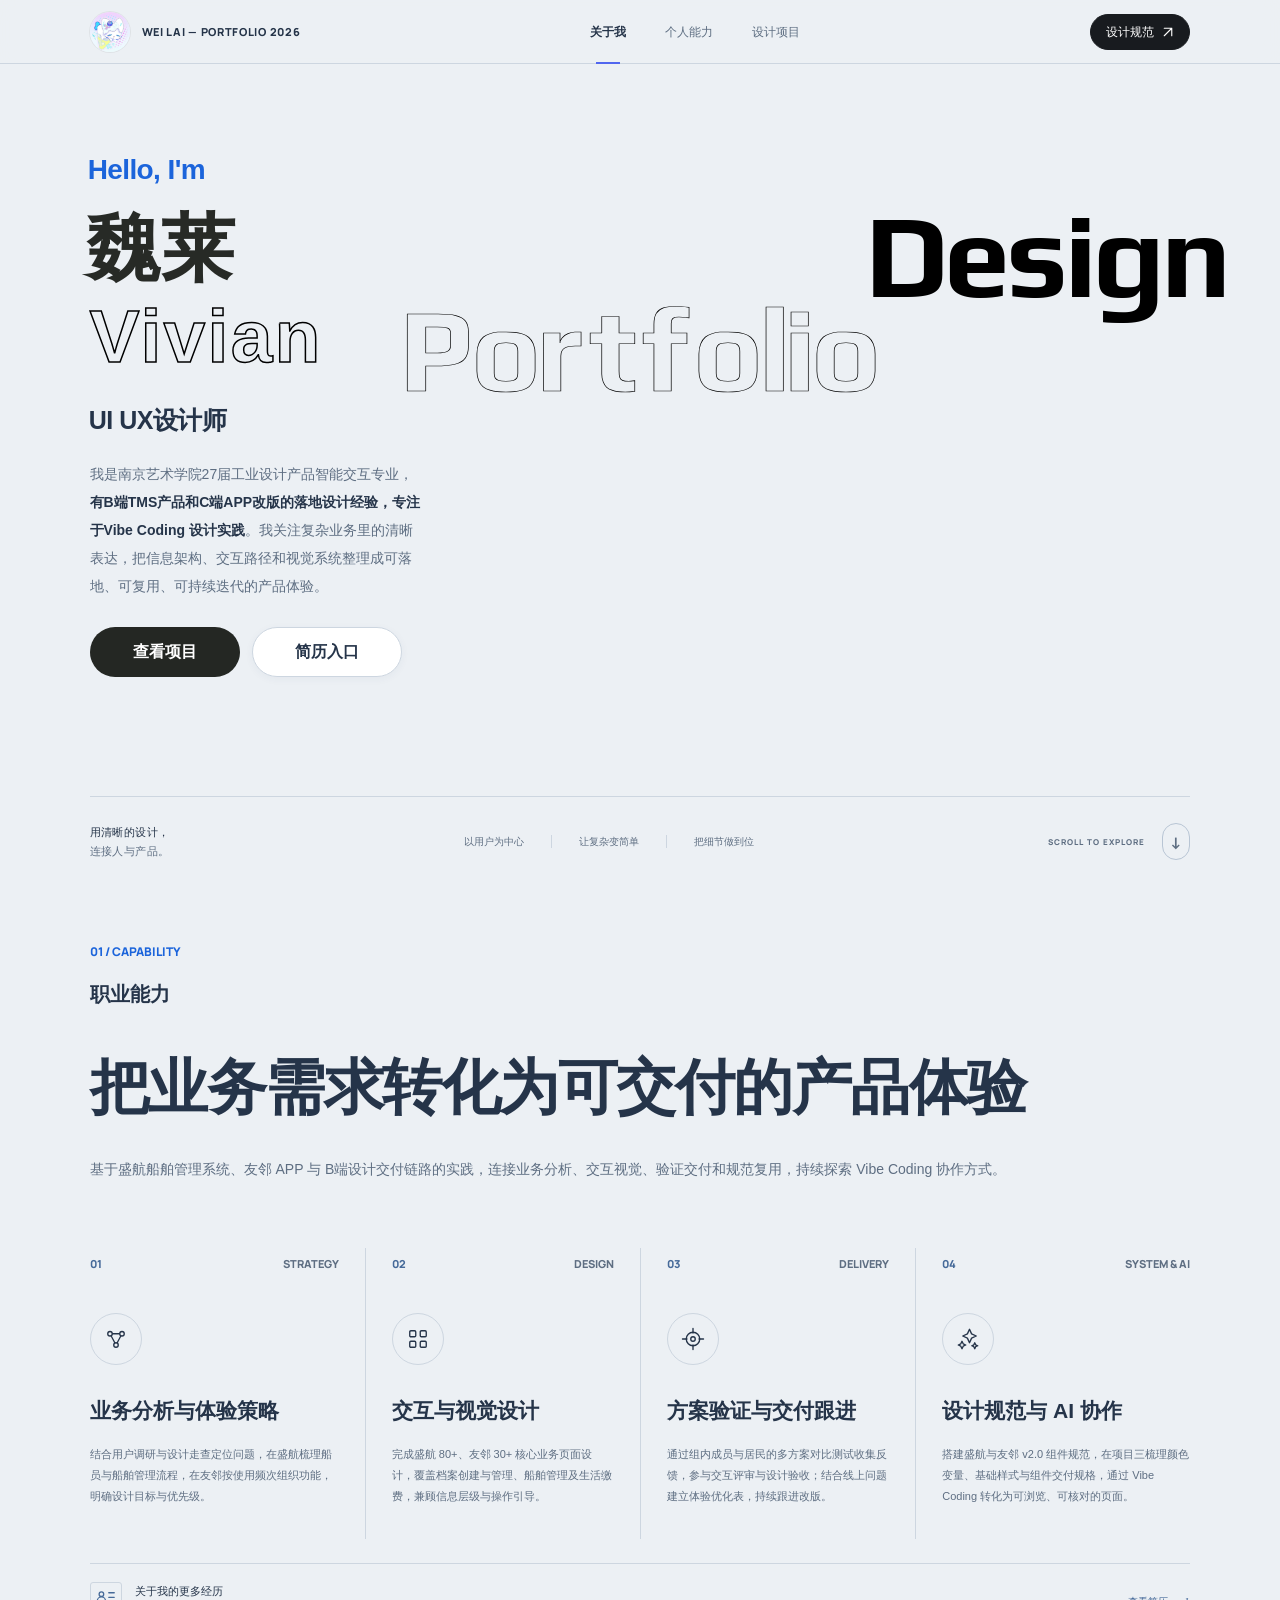
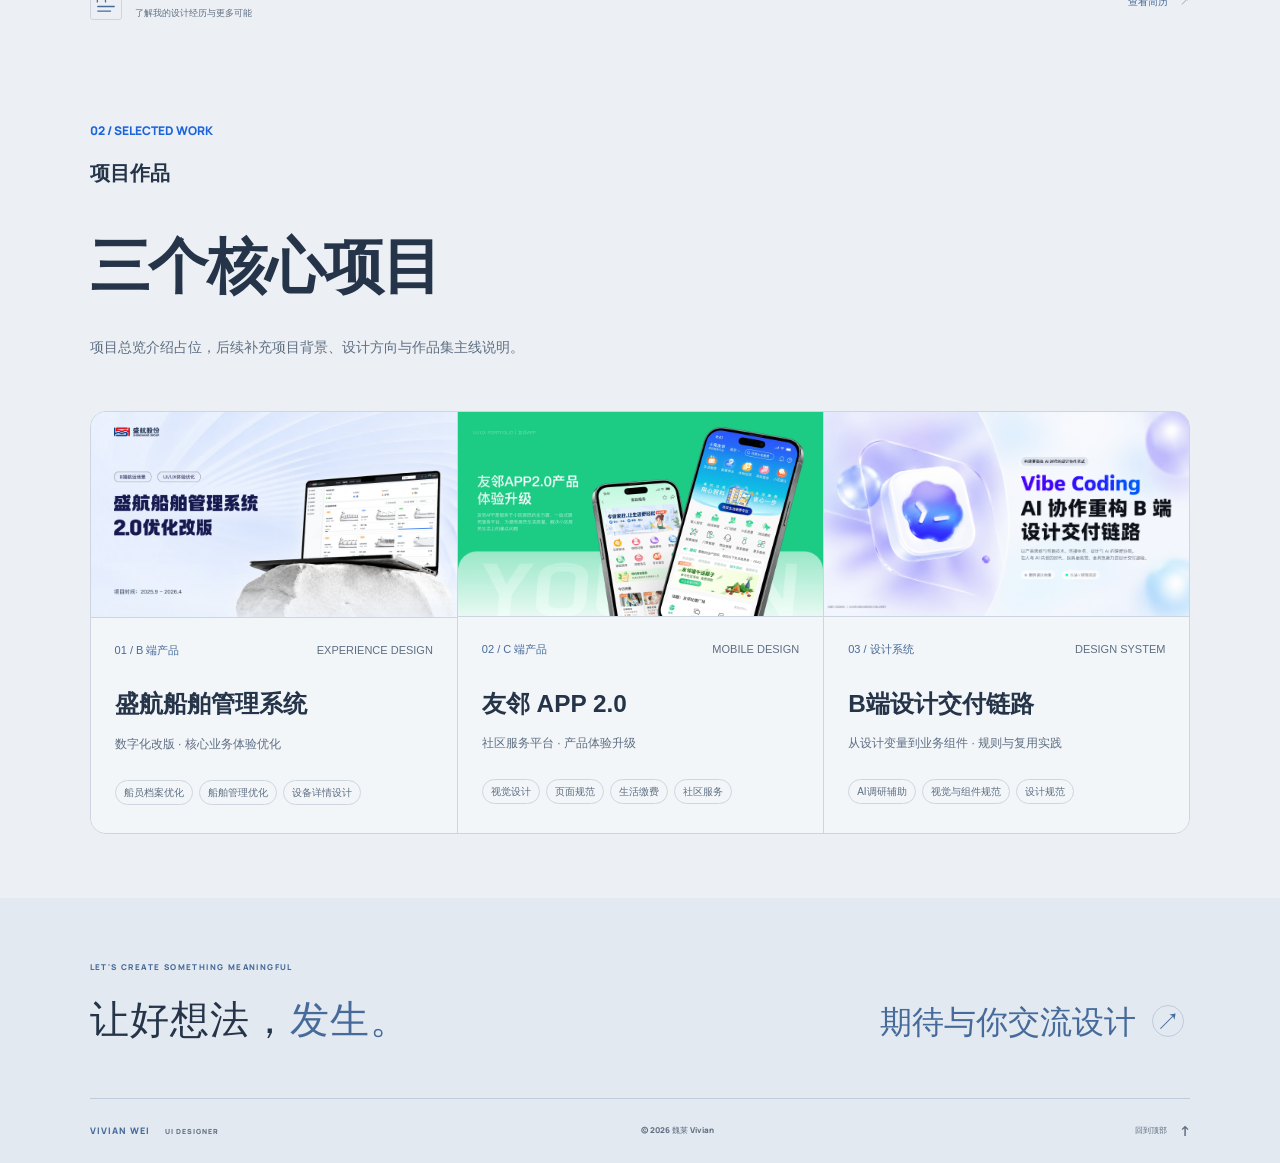
<file: index.html>
<!doctype html>
<html lang="zh-CN">
<head>
  <meta charset="UTF-8">
  <meta name="viewport" content="width=device-width, initial-scale=1">
  <meta name="theme-color" content="#ecf0f4">
  <meta name="description" content="我是魏莱 Vivian，一名 UI 设计师。关注真实需求，以清晰的体验与细腻的视觉，让复杂变简单。">
  <title>魏莱 Vivian — UI Designer</title>
  <link rel="icon" href="assets/favicon.svg" type="image/svg+xml">
  <link rel="preload" href="assets/play-bold.ttf" as="font" type="font/ttf" crossorigin>
  <link rel="stylesheet" href="style.css">
  <link rel="stylesheet" href="badge.css?v=20261108-hero">
  <link rel="stylesheet" href="capability.css">
  <link rel="stylesheet" href="projects.css">
  <link rel="stylesheet" href="site-header.css">
  <link rel="stylesheet" href="home-theme.css">
  <script src="app.js" defer></script>
  <script src="hero-dots.js" defer></script>
  <script src="badge-metal.js" defer></script>
  <script src="badge.js?v=20261108-hero" defer></script>
</head>
<body>
  <a class="skip-link" href="#main">跳至主要内容</a>
  <div class="site-header-glass">
  <header class="site-header">
    <a href="#about" class="brand" aria-label="Vivian 首页"><img class="brand-avatar" src="assets/avatar.jpg" alt="" width="40" height="40"><span class="brand-label">WEI LAI — PORTFOLIO 2026</span></a>
    <nav aria-label="主导航"><a class="nav-link active" href="#about">关于我</a><a class="nav-link" href="#expertise">个人能力</a><a class="nav-link" href="#work">设计项目</a></nav>
    <a class="header-contact header-design-spec" href="project-03.html#project-standards">设计规范 <svg viewBox="0 0 16 16" fill="none" stroke="currentColor" stroke-width="1.5" stroke-linecap="round" stroke-linejoin="round" aria-hidden="true"><path d="M3 13 13 3M3 3h10v10"/></svg></a>
  </header>
  </div>

  <main id="main">
    <section id="about" class="hero section-shell" aria-labelledby="hero-title">
      <div class="hero-dot-field" aria-hidden="true"><div class="hero-dot-reveal"></div><div class="hero-dot-ambient"></div></div>
      <div class="hero-main">
        <div class="hero-backdrop" aria-hidden="true"><span class="hero-backdrop-design">Design</span><span class="hero-backdrop-portfolio"><span>P</span><span>o</span><span>r</span><span>t</span><span>f</span><span>o</span><span>l</span><span>i</span><span>o</span></span></div>
        <div class="hero-copy hero-identity">
          <p class="hero-greeting">Hello, I'm</p>
          <h1 id="hero-title"><span class="hero-name-cn">魏莱</span><span class="hero-name-en">Vivian</span></h1>
          <h2 class="hero-role"><span class="hero-desktop-only">UI UX设计师</span><span class="hero-mobile-only">UI / UX 设计师</span></h2>
          <p class="hero-biography hero-desktop-only">我是南京艺术学院27届工业设计产品智能交互专业，<strong>有B端TMS产品和C端APP改版的落地设计经验，专注于Vibe Coding 设计实践</strong>。我关注复杂业务里的清晰表达，把信息架构、交互路径和视觉系统整理成可落地、可复用、可持续迭代的产品体验。</p>
          <p class="hero-biography hero-mobile-only">有 B 端 TMS 和 C 端 APP 改版经验。<br>专注于 Vibe Coding 设计实践。</p>
          <div class="hero-actions">
            <a class="hero-pill hero-pill-primary" href="shenghang.html">查看项目</a>
            <a class="hero-pill hero-pill-secondary" href="resume.html" data-resume-entry aria-describedby="resume-status">简历入口</a>
          </div>
        </div>
        <div class="badge-stage" data-entrance="waiting" inert aria-label="魏莱的互动工牌">
          <div class="badge-assembly">
            <svg class="badge-ribbon" aria-hidden="true" preserveAspectRatio="none"><defs><pattern id="badge-weave" width="4" height="4" patternUnits="userSpaceOnUse"><path d="M0 0h4v4H0z" fill="#2a2d2f"/><path d="M0 .5h4M0 2.5h4" stroke="#62686c" stroke-opacity=".62" stroke-width=".4"/><path d="M.5 0v4M2.5 0v4" stroke="#0c1012" stroke-opacity=".75" stroke-width=".55"/><path d="m0 0 4 4m-2-4 4 4m-8-4 4 4" stroke="#c1c6c8" stroke-opacity=".1" stroke-width=".45"/></pattern></defs><path data-ribbon stroke="#111619" stroke-width="29" fill="none"/><path data-ribbon stroke="url(#badge-weave)" stroke-width="26" fill="none"/><path data-ribbon-offset="-12.6" stroke="#6c7377" stroke-opacity=".5" stroke-width=".55" fill="none"/><path data-ribbon-offset="12.6" stroke="#7f878b" stroke-opacity=".32" stroke-width=".5" fill="none"/><path data-ribbon-offset="-10.3" stroke="#8c9498" stroke-opacity=".5" stroke-width=".65" stroke-dasharray="1.5 2" fill="none"/><path data-ribbon-offset="10.3" stroke="#8c9498" stroke-opacity=".42" stroke-width=".65" stroke-dasharray="1.5 2" fill="none"/><path id="badge-ribbon-path" data-ribbon stroke="#ffffff" stroke-opacity=".025" stroke-width="1" fill="none"/><text fill="#d3d7d8" font-size="6" font-weight="650" letter-spacing="1" dy="2"><textPath href="#badge-ribbon-path" startOffset="12">VIVIAN / UI DESIGN</textPath></text></svg>
            <div class="badge-rig">
            <div class="badge-hardware" aria-hidden="true"><img src="assets/badge-hardware.svg" width="60" height="82" alt=""></div>
            <div id="identity-badge" class="badge-card" data-side="front">
              <div class="badge-flipper">
                <img class="badge-hook-fallback" src="assets/badge-hardware.svg" width="60" height="82" alt="" aria-hidden="true">
                <img class="badge-hook-fallback badge-hook-fallback-back" src="assets/badge-hardware.svg" width="60" height="82" alt="" aria-hidden="true">
                <span class="badge-edge badge-edge-left" aria-hidden="true"></span><span class="badge-edge badge-edge-right" aria-hidden="true"></span><span class="badge-edge badge-edge-top" aria-hidden="true"></span><span class="badge-edge badge-edge-bottom" aria-hidden="true"></span>
                <div class="badge-face badge-front">
                  <span class="badge-slot" aria-hidden="true"></span>
                  <button class="badge-front-trigger" data-badge-toggle aria-label="翻转工牌，查看微信二维码及联系方式">
                    <span class="badge-topline" aria-hidden="true"><span>DESIGN PORTFOLIO</span><span>V. / 2026</span></span>
                    <img id="portrait" class="badge-portrait" src="assets/portrait.png" alt="魏莱 Vivian 的自然彩色人像，佩戴圆框眼镜，身着浅灰色外套" width="1122" height="1402" fetchpriority="high">
                    <span class="badge-front-footer"><span class="badge-name hero-desktop-only">WEI LAI<small>VIVIAN / UI DESIGNER</small></span><span class="badge-flip-label hero-desktop-only">CLICK TO FLIP <span aria-hidden="true">↻</span><small>点击翻转</small></span><span class="hero-mobile-only">点击翻转 <span aria-hidden="true">↻</span></span></span>
                  </button>
                </div>
                <div class="badge-face badge-back" aria-hidden="true" inert>
                  <span class="badge-slot" aria-hidden="true"></span>
                  <div class="badge-back-heading"><p>PORTFOLIO / CONTACT</p><h3>感谢您的观看<br>期待与您深度交流</h3></div>
                  <div class="badge-qr-panel"><img class="badge-wechat-card" src="assets/wechat-card.png" alt="魏莱的完整微信名片：头像、昵称谜底、蓝色微信二维码，以及扫码添加好友提示" width="888" height="1378"></div>
                  <div class="badge-contact-details"><a href="tel:15261408973" data-contact-phone><span>TEL</span><strong>15261408973</strong><span aria-hidden="true">↗</span></a><a href="mailto:790594421@qq.com" data-contact-email><span>MAIL</span><strong>790594421@qq.com</strong><span aria-hidden="true">↗</span></a></div>
                  <button class="badge-back-toggle" data-badge-toggle aria-label="点击翻转，返回工牌正面"><span>WEI LAI / VIVIAN</span><span>BACK TO FRONT <span aria-hidden="true">↶</span></span></button>
                </div>
              </div>
            </div>
            </div>
          </div>
          <canvas class="badge-metal-canvas" aria-hidden="true"></canvas>
        </div>
      </div>
      <div class="hero-bottom"><p>用清晰的设计，<span>连接人与产品。</span></p><div class="hero-principles"><span>以用户为中心</span><i></i><span>让复杂变简单</span><i></i><span>把细节做到位</span></div><a class="scroll-link" href="#expertise"><b class="hero-desktop-only">SCROLL TO EXPLORE</b><b class="hero-mobile-only">向下浏览</b><span aria-hidden="true">↓</span></a></div>
    </section>

    <section id="expertise" class="expertise section-shell capabilities" aria-labelledby="expertise-title">
      <div class="capabilities-inner">
        <p class="capabilities-eyebrow">01 / CAPABILITY</p>
        <p class="capabilities-label">职业能力</p>
        <h2 id="expertise-title" class="capabilities-title">把业务需求转化为可交付的产品体验</h2>
        <p class="capabilities-summary">基于盛航船舶管理系统、友邻 APP 与 B端设计交付链路的实践，连接业务分析、交互视觉、验证交付和规范复用，持续探索 Vibe Coding 协作方式。</p>
        <div class="capabilities-grid">
          <article class="capabilities-item">
            <div class="capabilities-meta"><span>01</span><span>STRATEGY</span></div>
            <span class="capabilities-symbol" aria-hidden="true"><svg viewBox="0 0 32 32"><path d="m8 9 16 0-8 15Z"/><circle cx="8" cy="9" r="3"/><circle cx="24" cy="9" r="3"/><circle cx="16" cy="24" r="3"/></svg></span>
            <h3>业务分析与体验策略</h3>
            <p>结合用户调研与设计走查定位问题，在盛航梳理船员与船舶管理流程，在友邻按使用频次组织功能，明确设计目标与优先级。</p>
          </article>
          <article class="capabilities-item">
            <div class="capabilities-meta"><span>02</span><span>DESIGN</span></div>
            <span class="capabilities-symbol" aria-hidden="true"><svg viewBox="0 0 32 32"><rect x="5" y="5" width="8" height="8" rx="1.5"/><rect x="19" y="5" width="8" height="8" rx="1.5"/><rect x="5" y="19" width="8" height="8" rx="1.5"/><rect x="19" y="19" width="8" height="8" rx="1.5"/></svg></span>
            <h3>交互与视觉设计</h3>
            <p>完成盛航 80+、友邻 30+ 核心业务页面设计，覆盖档案创建与管理、船舶管理及生活缴费，兼顾信息层级与操作引导。</p>
          </article>
          <article class="capabilities-item">
            <div class="capabilities-meta"><span>03</span><span>DELIVERY</span></div>
            <span class="capabilities-symbol" aria-hidden="true"><svg viewBox="0 0 32 32"><circle cx="16" cy="16" r="9"/><circle cx="16" cy="16" r="3"/><path d="M16 2v6m0 16v6M2 16h6m16 0h6"/></svg></span>
            <h3>方案验证与交付跟进</h3>
            <p>通过组内成员与居民的多方案对比测试收集反馈，参与交互评审与设计验收；结合线上问题建立体验优化表，持续跟进改版。</p>
          </article>
          <article class="capabilities-item">
            <div class="capabilities-meta"><span>04</span><span>SYSTEM &amp; AI</span></div>
            <span class="capabilities-symbol" aria-hidden="true"><svg viewBox="0 0 32 32"><path d="m18 3 2.8 6.2L27 12l-6.2 2.8L18 21l-2.8-6.2L9 12l6.2-2.8ZM8 19l1.6 3.4L13 24l-3.4 1.6L8 29l-1.6-3.4L3 24l3.4-1.6ZM25 21l1.2 2.8L29 25l-2.8 1.2L25 29l-1.2-2.8L21 25l2.8-1.2Z"/></svg></span>
            <h3>设计规范与 AI 协作</h3>
            <p>搭建盛航与友邻 v2.0 组件规范，在项目三梳理颜色变量、基础样式与组件交付规格，通过 Vibe Coding 转化为可浏览、可核对的页面。</p>
          </article>
        </div>
        <div id="resume" class="resume-box capability-resume" tabindex="-1"><span class="resume-icon" aria-hidden="true"><svg viewBox="0 0 24 28" focusable="false"><circle cx="7" cy="6.5" r="2.5"/><path d="M2.5 15v-1a4.5 4.5 0 0 1 9 0v1M15 5h6M15 10h6M3 20h18M3 25h14"/></svg></span><div><strong>关于我的更多经历</strong><span id="resume-status">教育、实习与项目经历，在线查看</span></div><a id="resume-link" class="resume-link" href="resume.html">查看简历 <span aria-hidden="true">↗</span></a></div>
      </div>
    </section>

    <section id="work" class="work section-shell project-showcase" aria-labelledby="work-title">
      <div class="work-showcase-inner">
        <p class="work-showcase-eyebrow">02 / SELECTED WORK</p>
        <p class="work-showcase-label">项目作品</p>
        <h2 id="work-title" class="work-showcase-title">三个核心项目</h2>
        <p class="work-showcase-summary">项目总览介绍占位，后续补充项目背景、设计方向与作品集主线说明。</p>
        <div class="work-showcase-grid" id="project-grid">
          <article class="work-placeholder-card" aria-labelledby="work-placeholder-01">
            <a class="work-card-link" href="shenghang.html" aria-label="查看盛航船舶管理系统数字化改版项目详情">
            <div class="work-placeholder-cover"><img class="work-artwork-cover" src="assets/shenghang/01-1920.webp" width="1920" height="1080" alt="盛航船舶管理系统 2.0 优化改版作品集封面" loading="lazy" decoding="async"></div>
            <div class="work-placeholder-body">
              <div class="work-placeholder-meta"><span>01 / B 端产品</span><span>EXPERIENCE DESIGN</span></div>
              <div class="work-placeholder-heading"><h3 id="work-placeholder-01">盛航船舶管理系统</h3></div>
              <p>数字化改版 · 核心业务体验优化</p>
              <ul class="work-placeholder-tags" aria-label="盛航项目工作内容"><li>船员档案优化</li><li>船舶管理优化</li><li>设备详情设计</li></ul>
            </div>
            </a>
          </article>
          <article class="work-placeholder-card" aria-labelledby="work-placeholder-02">
            <a class="work-card-link" href="project-02.html" aria-label="查看友邻 APP 2.0 项目详情">
            <div class="work-placeholder-cover work-placeholder-cover-02"><img class="work-artwork-cover" src="assets/youlin/01-1920.webp" width="1920" height="1080" alt="友邻 APP 2.0 产品体验升级作品集封面" loading="lazy" decoding="async"></div>
            <div class="work-placeholder-body">
              <div class="work-placeholder-meta"><span>02 / C 端产品</span><span>MOBILE DESIGN</span></div>
              <div class="work-placeholder-heading"><h3 id="work-placeholder-02">友邻 APP 2.0</h3></div>
              <p>社区服务平台 · 产品体验升级</p>
              <ul class="work-placeholder-tags" aria-label="友邻项目设计内容"><li>视觉设计</li><li>页面规范</li><li>生活缴费</li><li>社区服务</li></ul>
            </div>
            </a>
          </article>
          <article class="work-placeholder-card" aria-labelledby="work-placeholder-03"><a class="work-card-link" href="project-03.html#project-research" aria-label="查看 B端设计交付链路项目详情"><div class="work-placeholder-cover work-placeholder-cover-03"><img class="work-artwork-cover" src="assets/vibe-coding-cover.png" width="1701" height="925" alt="Vibe Coding：AI 协作重构 B 端设计交付链路" loading="lazy" decoding="async"></div><div class="work-placeholder-body"><div class="work-placeholder-meta"><span>03 / 设计系统</span><span>DESIGN SYSTEM</span></div><div class="work-placeholder-heading"><h3 id="work-placeholder-03">B端设计交付链路</h3></div><p>从设计变量到业务组件 · 规则与复用实践</p><ul class="work-placeholder-tags" aria-label="设计规范项目内容"><li>AI调研辅助</li><li>视觉与组件规范</li><li>设计规范</li></ul></div></a></article>
        </div>
      </div>
    </section>
  </main>

  <footer class="site-footer section-shell"><div class="footer-top"><div><p class="eyebrow">LET'S CREATE SOMETHING MEANINGFUL</p><h2>让好想法，<span>发生。</span></h2></div><button class="contact-trigger footer-contact" aria-label="联系 Vivian"><span>期待与你交流设计</span><span class="footer-arrow" aria-hidden="true">↗</span></button></div><div class="footer-bottom"><a class="footer-brand" href="#about">VIVIAN WEI <span>UI DESIGNER</span></a><span>© <span id="year">2026</span> 魏莱 Vivian</span><a class="back-top" href="#about">回到顶部 <span aria-hidden="true">↑</span></a></div></footer>

  <dialog id="case-dialog" class="case-dialog" aria-labelledby="case-title"><div class="dialog-header"><span>SELECTED CASE STUDY</span><button class="dialog-close" aria-label="关闭项目详情">×</button></div><div class="case-body"><p id="case-category" class="eyebrow"></p><h2 id="case-title"></h2><p id="case-summary" class="case-summary"></p><p class="case-notice">项目名称来自 Vivian。以下为展示框架与概念界面，待替换为真实项目材料。</p><div id="case-visual" class="case-visual"></div><div id="case-details" class="case-details"></div><button class="button button-dark case-done">返回作品集 <span aria-hidden="true">↗</span></button></div></dialog>
  <dialog id="contact-dialog" class="contact-dialog" aria-labelledby="contact-title"><div class="dialog-header"><span>LET'S CONNECT</span><button class="dialog-close" aria-label="关闭联系信息">×</button></div><div class="contact-body"><h2 id="contact-title">从一句你好开始。</h2><p>感谢您的观看，期待与您深度交流。</p><div class="contact-qr-panel"><div class="wechat-qr-crop"><img class="wechat-qr-source" src="assets/wechat-card.png" alt="魏莱的微信名片二维码" width="888" height="1378"></div><span>微信扫一扫，添加好友</span></div><a class="contact-phone" href="tel:15261408973" data-contact-phone>15261408973</a><a id="contact-email" class="contact-email" href="mailto:790594421@qq.com">790594421@qq.com</a><div id="contact-pending" class="contact-pending" hidden><span class="status-dot"></span> 联系方式即将更新</div><button class="button button-dark contact-work">先看看我的作品 <span aria-hidden="true">↗</span></button></div></dialog>
  <div id="live-status" class="sr-only" aria-live="polite"></div>
</body>
</html>
</file>
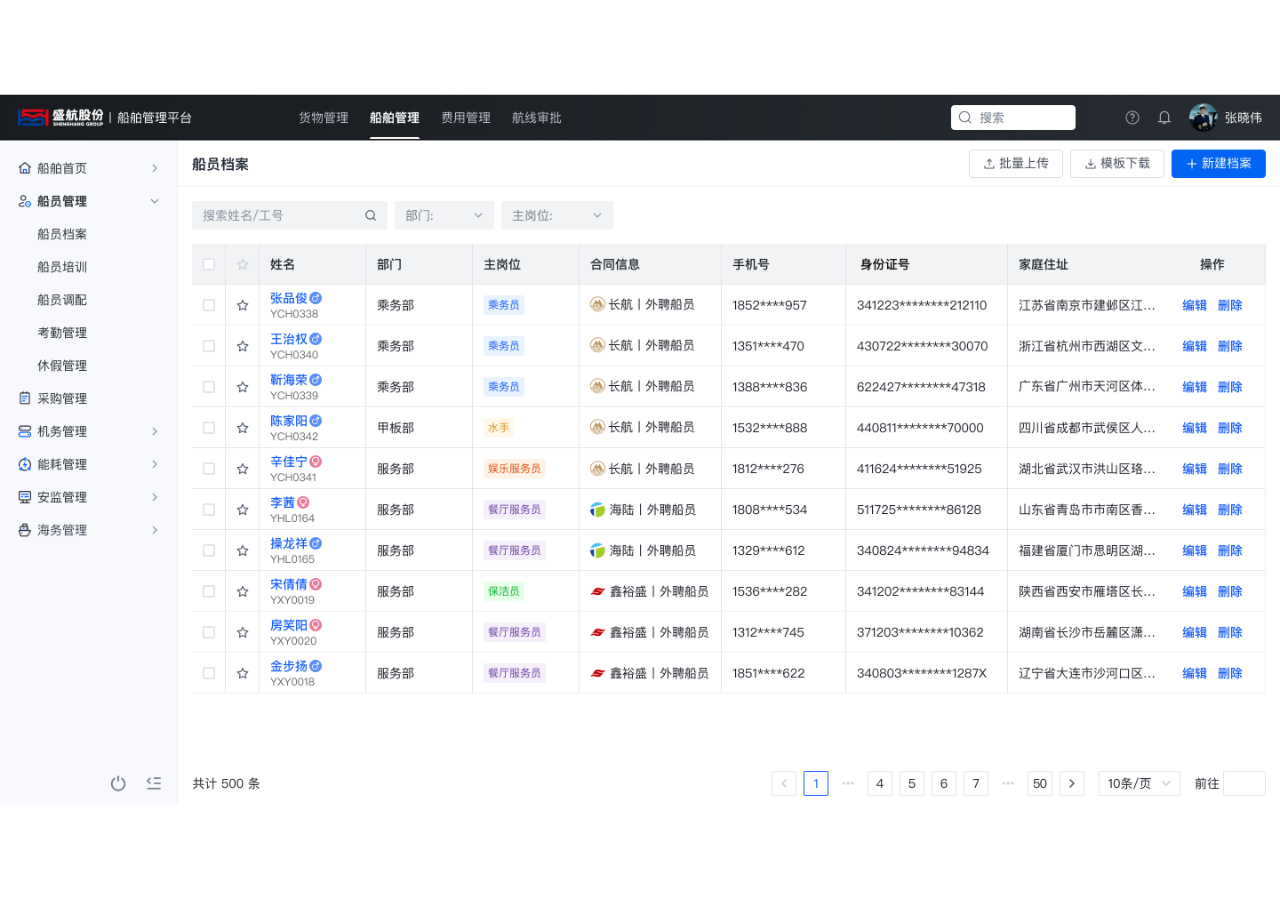
<file: crew-prototype/index.html>
<!doctype html>
<html lang="zh-CN">
<head>
  <meta charset="UTF-8">
  <meta name="viewport" content="width=device-width, initial-scale=1">
  <meta name="theme-color" content="#202428">
  <meta name="description" content="盛航船舶管理平台 · 船员档案">
  <title>船员档案 · 盛航船舶管理平台</title>
  <link rel="icon" href="data:,">
  <link rel="preload" as="image" href="assets/topbar@2x.png">
  <link rel="stylesheet" href="style.css?v=20261104-header">
</head>
<body>
  <main id="viewport" aria-label="盛航船舶管理平台">
    <div id="canvas">
      <header class="topbar"><img src="assets/topbar@2x.png" width="1440" height="52" alt="盛航股份 · 船舶管理平台，船舶管理" draggable="false"></header>
      <nav class="sidebar" aria-label="主导航"><img src="assets/sidebar@2x.png" width="200" height="748" alt="船员管理，船员档案" draggable="false"></nav>
      <section class="workspace" aria-label="船员档案">
        <img class="titlebar slice" src="assets/titlebar@2x.png" width="1240" height="52" alt="船员档案" draggable="false">
        <button class="hotspot upload-action" id="upload" aria-label="批量上传" disabled></button>
        <button class="hotspot template-action" id="template" aria-label="模板下载" title="模板下载"></button>
        <button class="hotspot create-action" id="create" aria-label="新建档案" title="新建档案"></button>
        <div class="filters">
          <img src="assets/filters@2x.png" width="474" height="32" alt="" draggable="false">
          <input id="search" class="slice-input" type="search" aria-label="搜索姓名或工号" autocomplete="off" spellcheck="false">
          <button id="department" class="hotspot filter-button department" aria-label="筛选部门" aria-haspopup="listbox" aria-expanded="false"><span></span></button>
          <button id="role" class="hotspot filter-button role" aria-label="筛选主岗位" aria-haspopup="listbox" aria-expanded="false"><span></span></button>
        </div>
        <div class="table-header" id="table-header">
          <img src="assets/table-header@2x.png" width="1208" height="46" alt="姓名，部门，主岗位，合同信息，手机号，身份证号，家庭住址，操作" draggable="false">
          <input class="check-control all-check" id="select-all" type="checkbox" aria-label="选择全部船员">
          <button class="hotspot star-control all-star" id="favorites" aria-label="只看收藏" aria-pressed="false" title="只看收藏"></button>
        </div>
        <div class="rows" id="rows" role="list" aria-label="船员档案列表" tabindex="-1"></div>
        <footer class="pagination">
          <img src="assets/pagination@2x.png" width="1240" height="50" alt="共计500条" draggable="false">
          <span id="result-count" hidden></span>
          <div id="pager" aria-label="分页"></div>
          <select id="page-size" aria-label="每页显示条数"><option value="10">10条/页</option><option value="20">20条/页</option><option value="50">50条/页</option></select>
          <input id="page-jump" aria-label="前往页码" type="text" inputmode="numeric" autocomplete="off">
        </footer>
      </section>
      <div id="menu" class="menu" role="listbox" hidden></div>
      <div id="modal-layer" hidden>
        <section class="modal" id="modal" role="dialog" aria-modal="true" aria-labelledby="modal-title"></section>
      </div>
      <div id="toast" class="toast" role="status" hidden></div>
    </div>
  </main>
  <script src="app.js"></script>
</body>
</html>
</file>
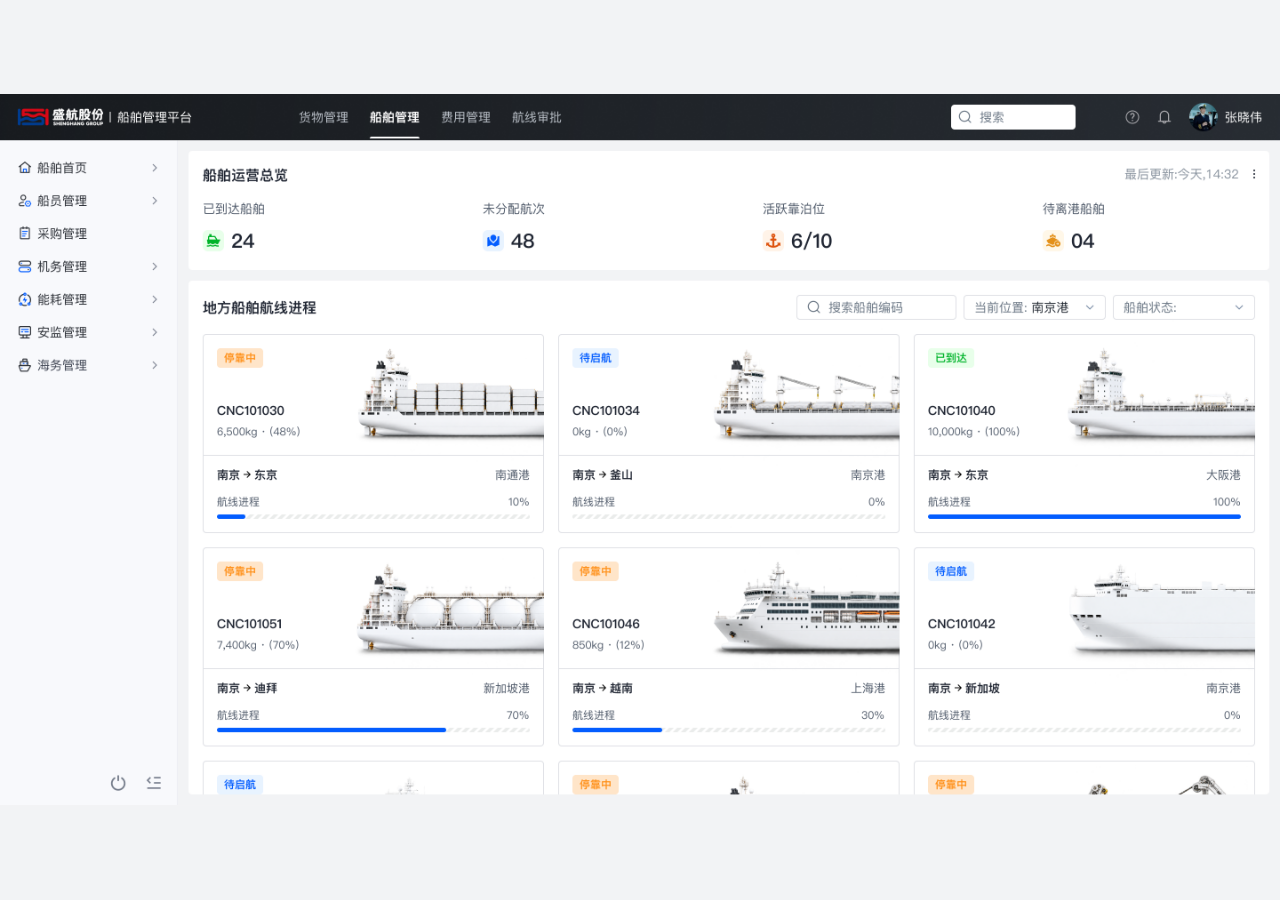
<file: vessel-prototype/index.html>
<!doctype html>
<html lang="zh-CN">
<head>
  <meta charset="UTF-8">
  <meta name="viewport" content="width=device-width,initial-scale=1">
  <meta name="description" content="盛航船舶管理与航线跟踪交互原型">
  <meta name="color-scheme" content="light">
  <title>盛航股份 · 船舶管理平台</title>
  <link rel="stylesheet" href="style.css">
  <link rel="preload" as="image" href="assets/overview-content@2x.png">
  <link rel="preload" as="image" href="assets/tracking-content@2x.png">
</head>
<body>
  <main id="canvas" aria-label="盛航船舶管理平台">
    <img class="slice topbar" src="assets/topbar@2x.png" alt="盛航股份 船舶管理平台，货物管理、船舶管理、费用管理、航线审批，张晓伟" width="1440" height="52" draggable="false">
    <section id="overview" class="screen" aria-label="船舶运营总览">
      <img class="slice sidebar" src="assets/overview-sidebar@2x.png" alt="船舶首页、船员管理、采购管理、机务管理、能耗管理、安监管理、海务管理" width="200" height="748" draggable="false">
      <img class="slice overview-content" src="assets/overview-content@2x.png" alt="船舶运营总览。已到达船舶24，未分配航次48，活跃停泊位6/10，待离港船舶04。地方船舶航线进程。" width="1240" height="748" draggable="false">
      <div id="cards" aria-label="地方船舶航线进程"></div>
    </section>
    <section id="tracking" class="screen" aria-label="航线跟踪" hidden>
      <img class="slice sidebar" src="assets/tracking-sidebar@2x.png" alt="船舶管理导航，机务管理，航线跟踪" width="200" height="748" draggable="false">
      <img class="slice tracking-title" src="assets/tracking-title@2x.png" alt="航线跟踪" width="1240" height="52" draggable="false">
      <img class="slice tracking-progress" src="assets/tracking-progress@2x.png" alt="航线进程：已提箱100%，已装箱75%，POR进港50%，海关放行50%，码头放行50%，POL开航0%，POD到港0%，DEL待出港0%，待还箱0%" width="240" height="696" draggable="false">
      <img class="slice tracking-content" src="assets/tracking-content@2x.png" alt="SHENGHANG 航线：南京、南通、大阪、东京。航线地图及基本信息、起运港信息、挂靠港信息。" width="760" height="696" draggable="false">
      <button id="return" class="hotspot return" aria-label="返回船舶运营总览"></button>
      <aside id="activity" aria-label="动态">
        <img id="activity-order" class="activity-image" src="assets/activity-order@2x.png" alt="订单状态：已接单、一审通过、开始订舱、M单待制单、操作完成、待内审" width="240" height="696" draggable="false">
        <img id="activity-messages" class="activity-image" src="assets/activity-messages@2x.png" alt="消息栏：码头放行进度更新、截港与开航提醒、海关放行进度更新" width="240" height="696" draggable="false" hidden>
        <img id="activity-participants" class="activity-image" src="assets/activity-participants@2x.png" alt="参与人：张晓伟、船舶代理、南京龙潭码头、南京港报关团队" width="240" height="696" draggable="false" hidden>
        <img class="activity-heading" src="assets/activity-order@2x.png" alt="" aria-hidden="true" width="240" height="696" draggable="false">
        <div class="activity-tabs" role="tablist" aria-label="动态视图">
          <button id="tab-order" class="hotspot tab" role="tab" aria-label="订单状态" aria-controls="panel-order" aria-selected="true" data-tab="order"></button>
          <button id="tab-messages" class="hotspot tab" role="tab" aria-label="消息栏" aria-controls="panel-messages" aria-selected="false" tabindex="-1" data-tab="messages"></button>
          <button id="tab-participants" class="hotspot tab" role="tab" aria-label="参与人" aria-controls="panel-participants" aria-selected="false" tabindex="-1" data-tab="participants"></button>
        </div>
        <div id="panel-order" class="sr-only" role="tabpanel" aria-labelledby="tab-order">已接单，一审通过，开始订舱，M单待制单，操作完成，待内审。</div>
        <div id="panel-messages" class="sr-only" role="tabpanel" aria-labelledby="tab-messages" hidden>码头放行进度更新，截港与开航提醒，海关放行进度更新。</div>
        <div id="panel-participants" class="sr-only" role="tabpanel" aria-labelledby="tab-participants" hidden>张晓伟、船舶代理、南京龙潭码头、南京港报关团队。</div>
      </aside>
    </section>
  </main>
  <script src="app.js"></script>
</body>
</html>
</file>
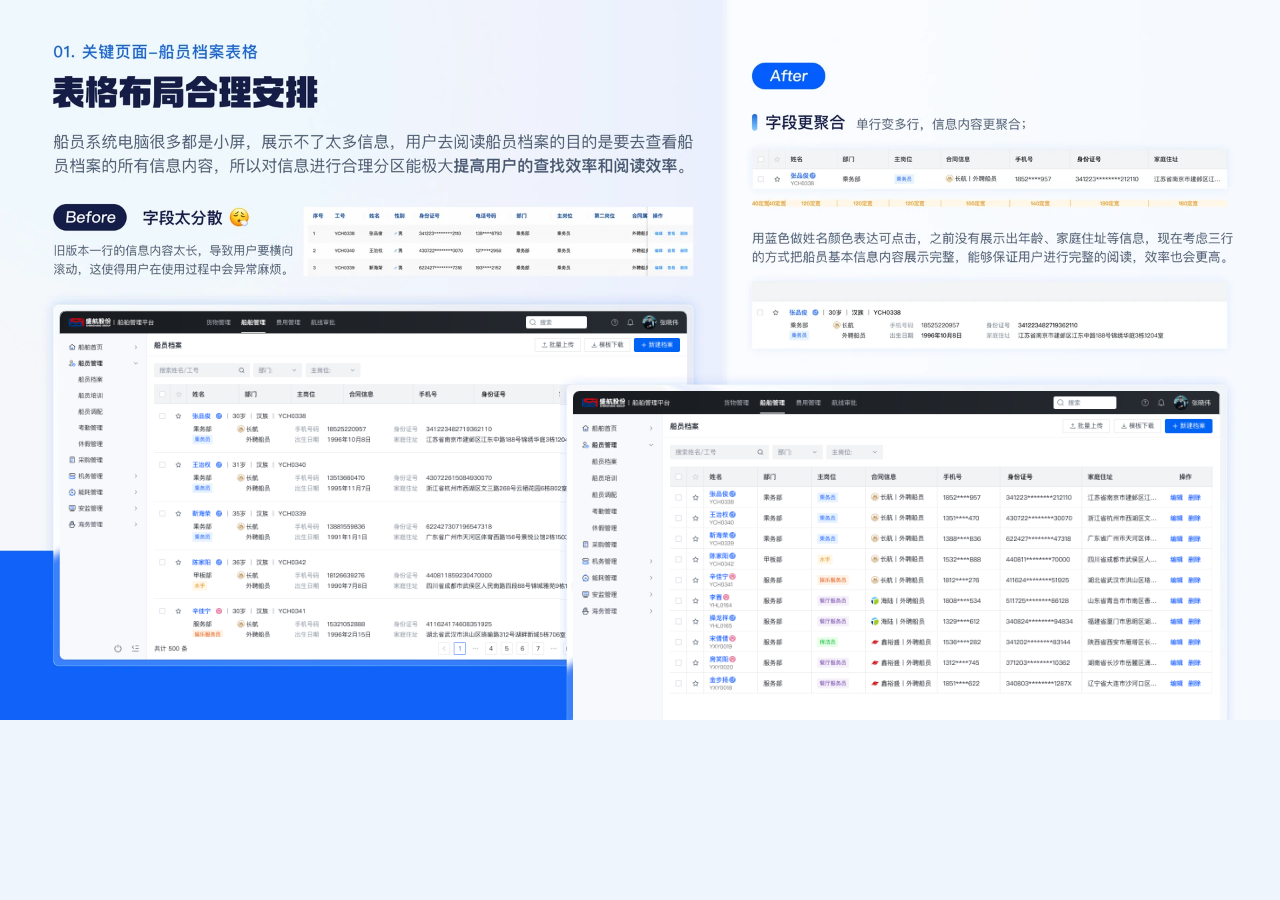
<file: crew-portfolio.html>
<!doctype html>
<html lang="zh-CN">
<head>
  <meta charset="UTF-8">
  <meta name="viewport" content="width=device-width, initial-scale=1">
  <title>船员档案表格 · 交互作品集</title>
  <link rel="icon" href="data:,">
  <link rel="stylesheet" href="crew-portfolio.css">
  <script src="crew-portfolio.js" defer></script>
</head>
<body class="crew-standalone">
  <main class="crew-composition" data-crew-prototype="crew-prototype/index.html">
    <img class="crew-poster" src="assets/shenghang/04-3840.webp" srcset="assets/shenghang/04-1920.webp 1920w, assets/shenghang/04-3840.webp 3840w" sizes="100vw" width="7680" height="4320" alt="船员档案表格：保留原图排版，左侧展开视图和右侧表格视图可直接操作">
  </main>
</body>
</html>
</file>
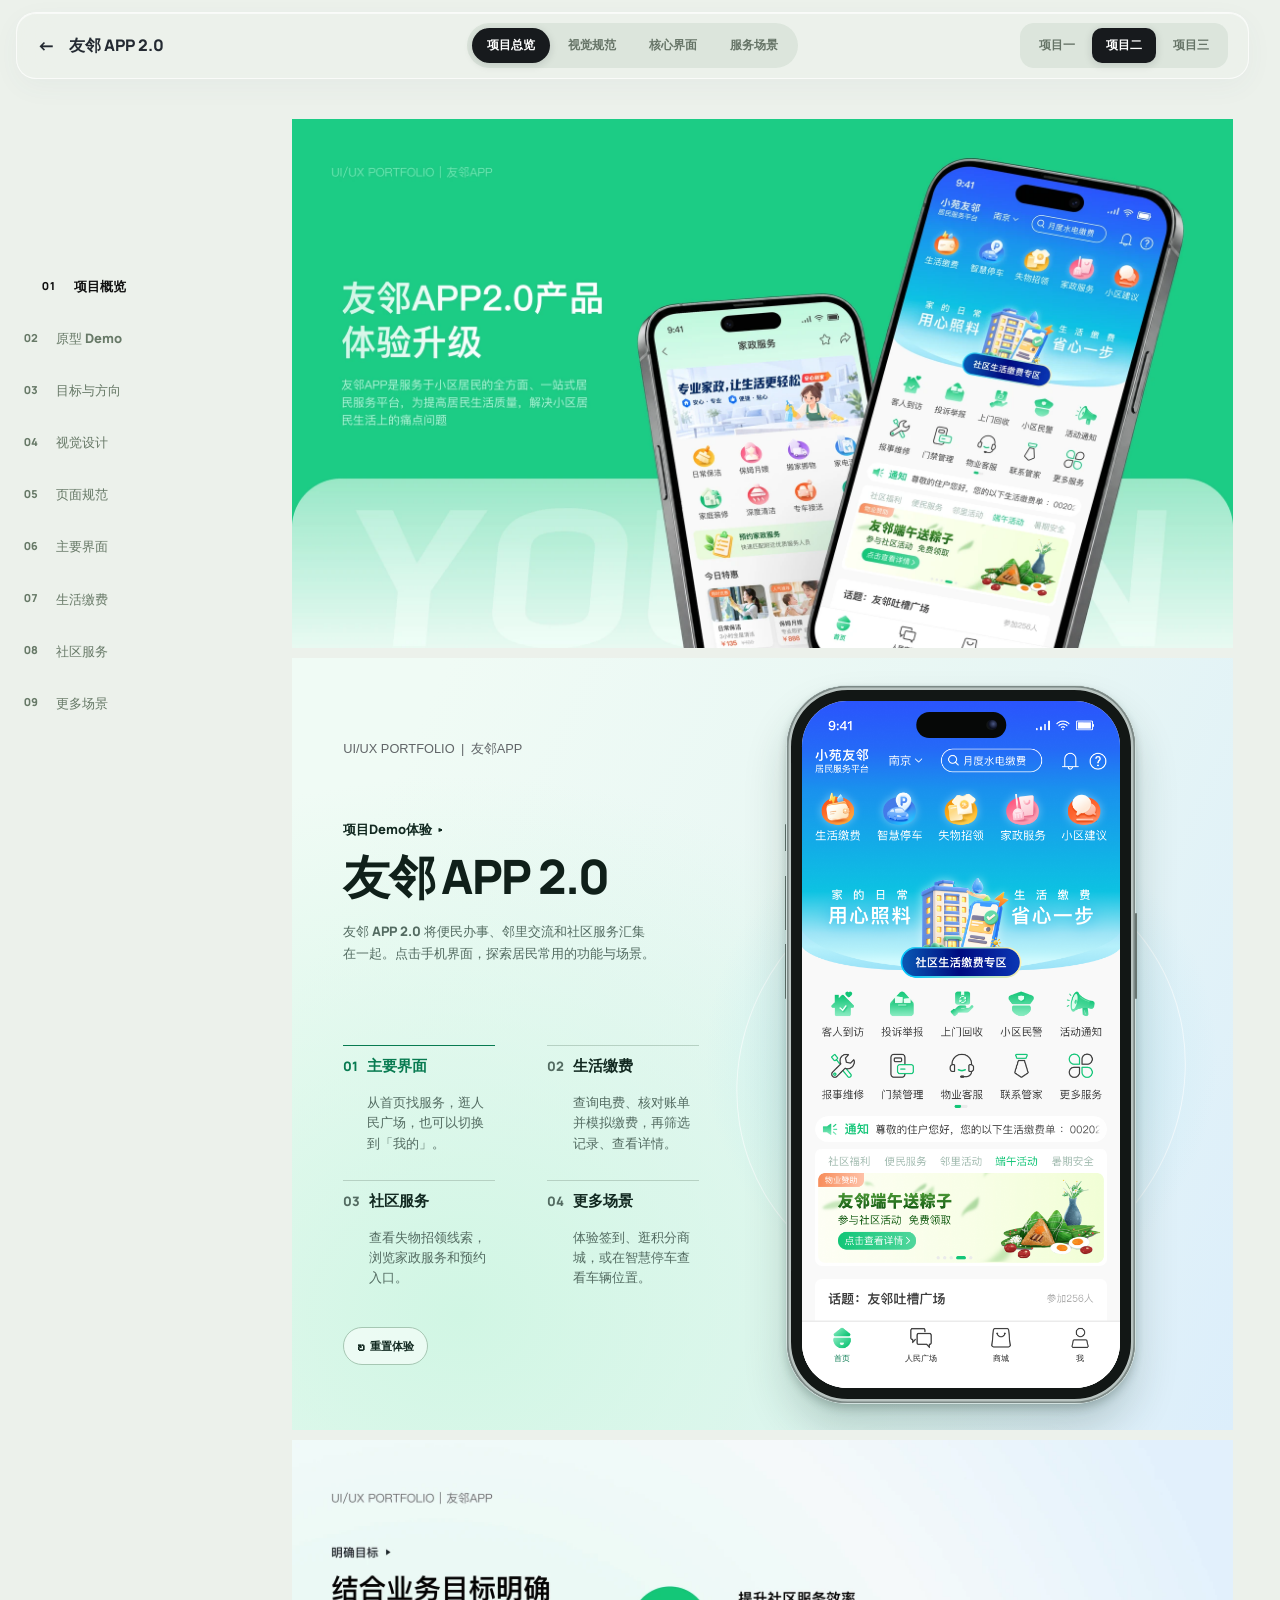
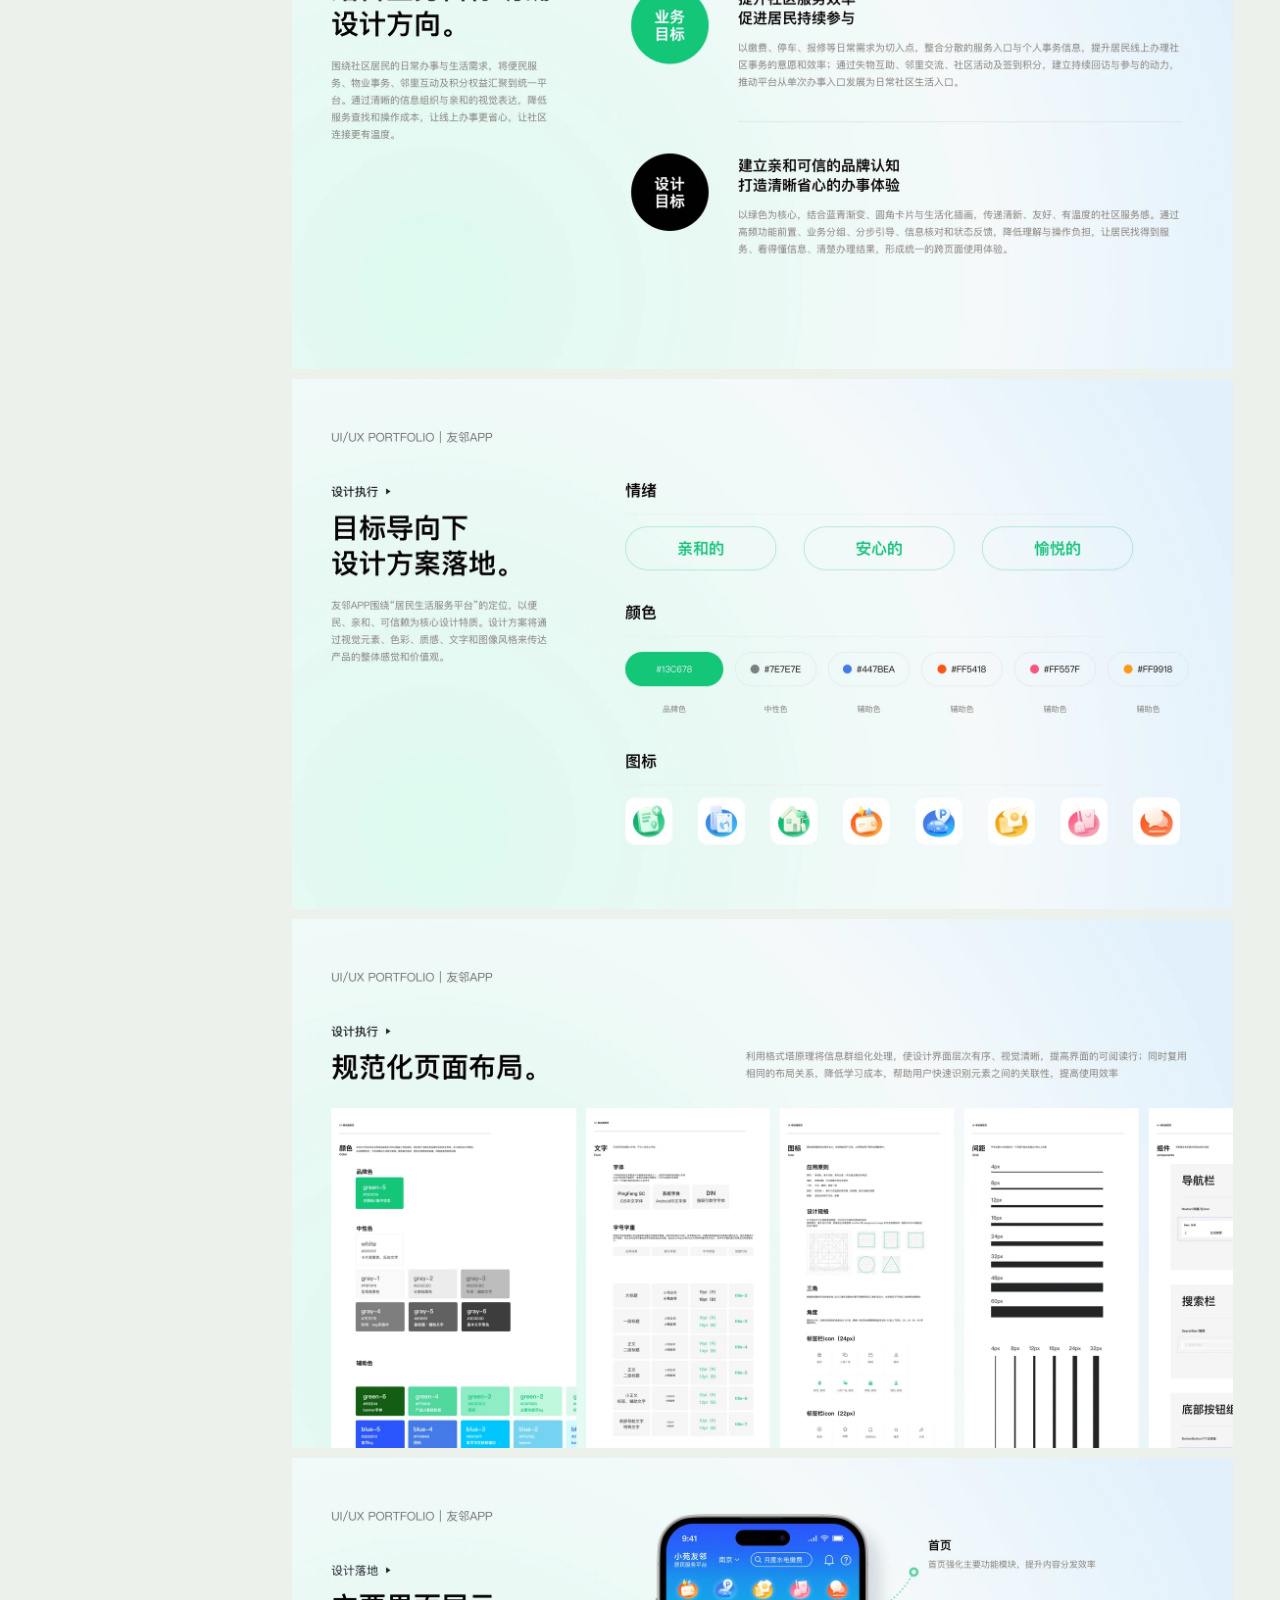
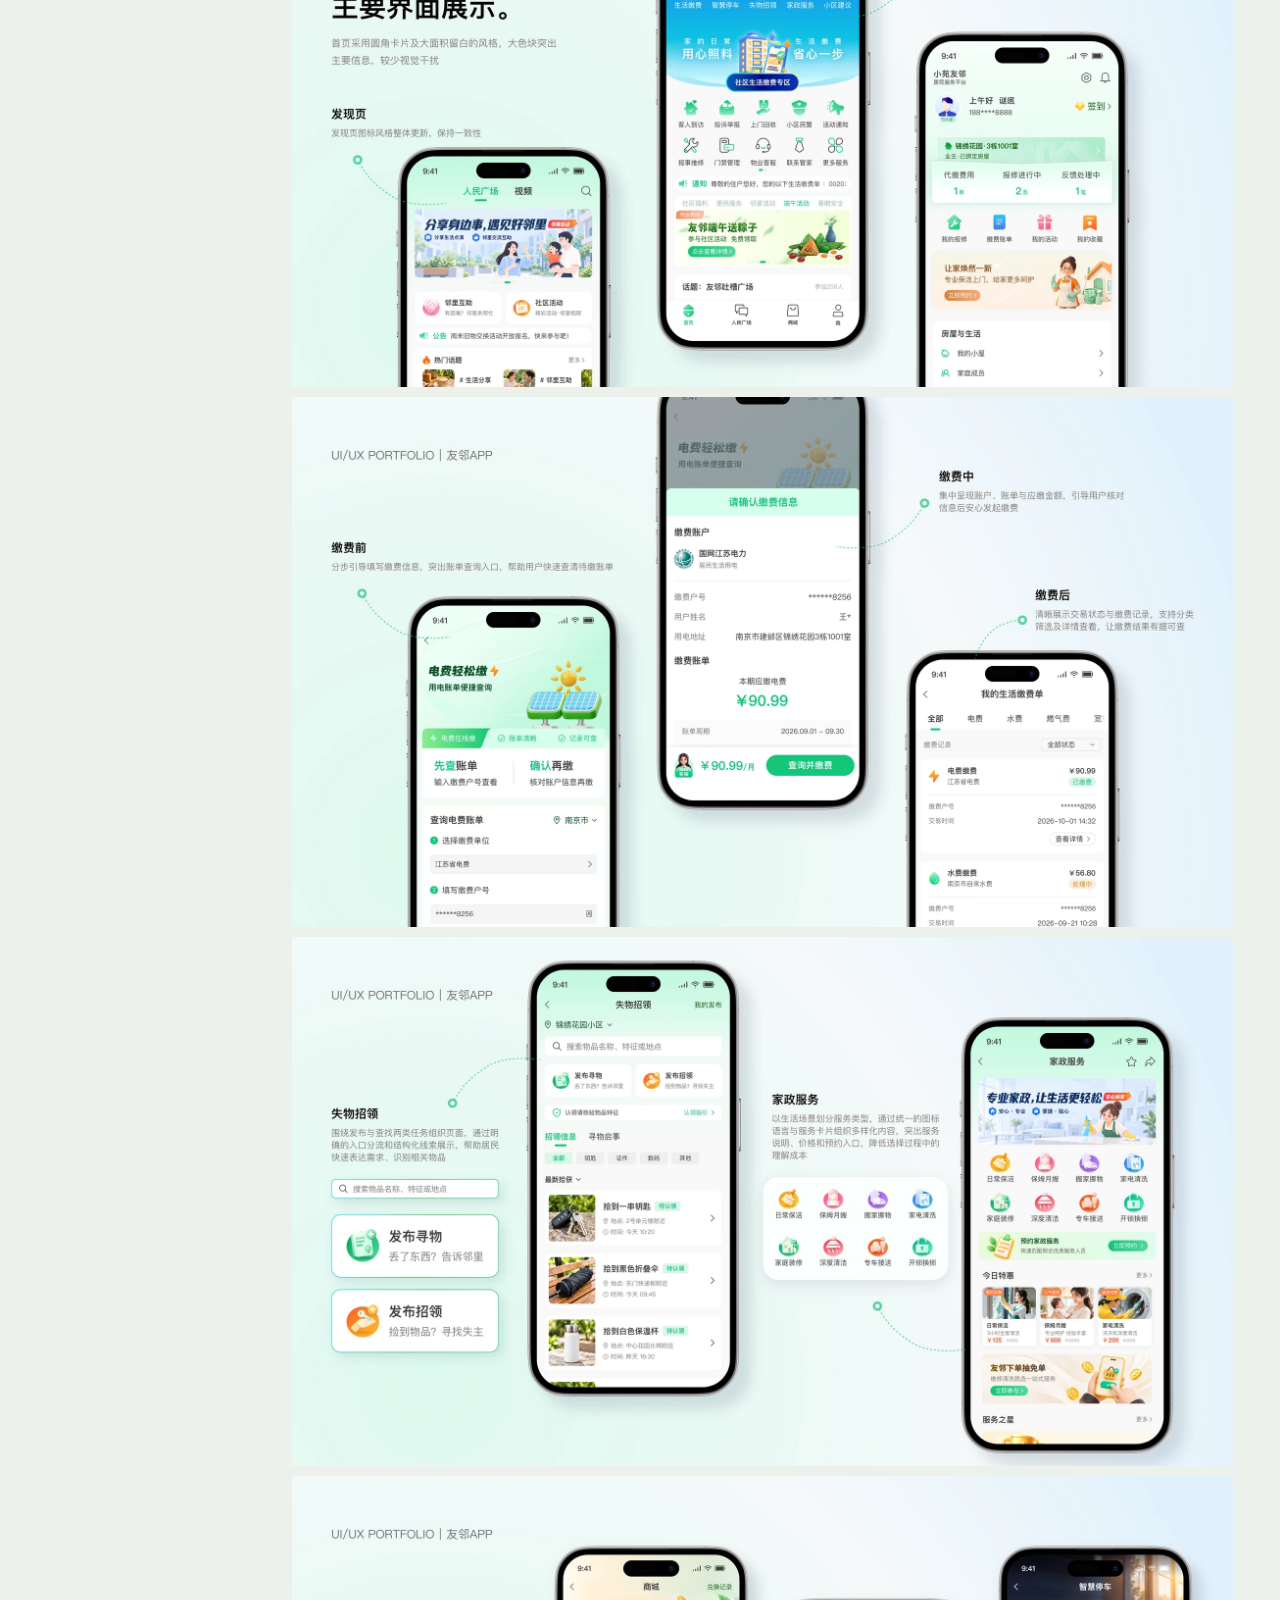
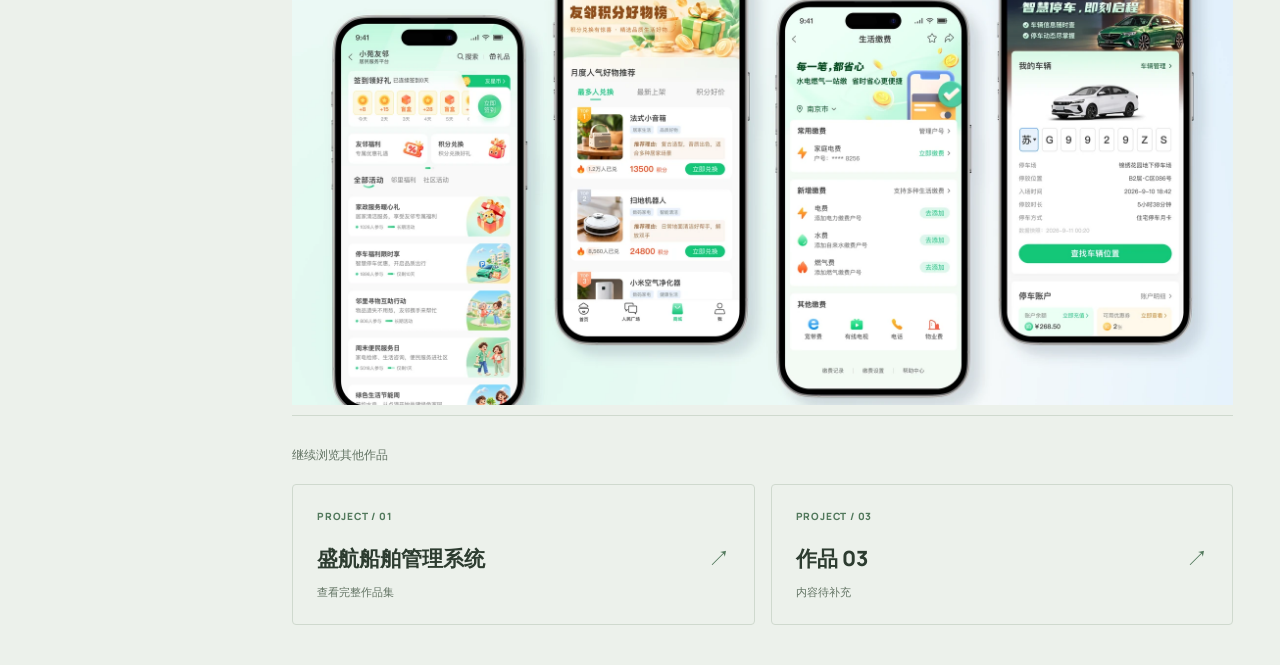
<file: project-02.html>
<!doctype html>
<html lang="zh-CN">
<head>
  <meta charset="UTF-8">
  <meta name="viewport" content="width=device-width, initial-scale=1">
  <title>友邻 APP 2.0 — 魏莱作品集</title>
  <meta name="description" content="友邻 APP 2.0 产品体验升级作品集：从业务与设计目标、视觉规范到社区服务主要界面的设计展示。">
  <link rel="stylesheet" href="shenghang.css">
  <link rel="stylesheet" href="project-reading.css">
  <link rel="stylesheet" href="project-navigation.css">
  <link rel="stylesheet" href="youlin-theme.css">
  <link rel="stylesheet" href="youlin-demo.css">
  <script src="shenghang.js" defer></script>
  <script src="youlin-demo.js" defer></script>
</head>
<body>
  <a class="skip-link" href="#project-content">跳到作品集内容</a>
  <header class="project-topbar" aria-label="项目导航">
    <a class="project-title-link" href="./#work" aria-label="返回设计项目：友邻 APP 2.0"><span aria-hidden="true">←</span><span>友邻 APP 2.0</span></a>
    <nav class="project-section-nav" aria-label="项目章节分组"><a class="project-section-link" href="#overview" data-chapters="overview prototype-demo goals" aria-current="location">项目总览</a><a class="project-section-link" href="#visual-design" data-chapters="visual-design design-standards">视觉规范</a><a class="project-section-link" href="#main-screens" data-chapters="main-screens payments">核心界面</a><a class="project-section-link" href="#community-services" data-chapters="community-services more-scenarios">服务场景</a></nav>
    <nav class="project-page-nav" aria-label="切换作品"><a class="project-page-link" href="shenghang.html">项目一</a><a class="project-page-link" href="project-02.html" aria-current="page">项目二</a><a class="project-page-link" href="project-03.html">项目三</a></nav>
  </header>
  <aside class="project-sidebar" aria-label="项目目录">
    <nav class="chapter-nav" aria-label="作品集章节">
      <a href="#overview" aria-current="location"><span class="chapter-number">01</span><span>项目概览</span><span class="chapter-range">01</span></a>
      <a href="#prototype-demo"><span class="chapter-number">02</span><span>原型 Demo</span></a>
      <a href="#goals"><span class="chapter-number">03</span><span>目标与方向</span><span class="chapter-range">02</span></a>
      <a href="#visual-design"><span class="chapter-number">04</span><span>视觉设计</span><span class="chapter-range">03</span></a>
      <a href="#design-standards"><span class="chapter-number">05</span><span>页面规范</span><span class="chapter-range">04</span></a>
      <a href="#main-screens"><span class="chapter-number">06</span><span>主要界面</span><span class="chapter-range">05</span></a>
      <a href="#payments"><span class="chapter-number">07</span><span>生活缴费</span><span class="chapter-range">06</span></a>
      <a href="#community-services"><span class="chapter-number">08</span><span>社区服务</span><span class="chapter-range">07</span></a>
      <a href="#more-scenarios"><span class="chapter-number">09</span><span>更多场景</span><span class="chapter-range">08</span></a>
    </nav>
  </aside>
  <main id="project-content" tabindex="-1">
    <header class="project-topline"><h1>友邻 APP 2.0 / 产品体验升级</h1><span>UI / UX DESIGN</span></header>
    <section class="case-chapter" id="overview" aria-labelledby="overview-title">
      <div class="chapter-heading"><h2 id="overview-title"><span>01</span> 项目概览</h2><span>PAGE 01</span></div>
      <figure class="case-slide">
        <a href="assets/youlin/01-3840.webp" target="_blank" rel="noopener" aria-haspopup="dialog" aria-label="高清查看第 01 页：封面：友邻 APP 2.0 产品体验升级（页面内放大）"><img src="assets/youlin/01-1920.webp" srcset="assets/youlin/01-1920.webp 1920w, assets/youlin/01-3840.webp 3840w" sizes="(max-width: 800px) 100vw, calc(100vw - 320px)" width="3840" height="2160" alt="封面：友邻 APP 2.0 产品体验升级" fetchpriority="high" decoding="async"></a>
        <figcaption><span>01 / 08</span><a href="assets/youlin/01-3840.webp" target="_blank" rel="noopener" aria-haspopup="dialog" aria-label="高清查看第 01 页（页面内放大）">查看高清图 <span aria-hidden="true">↗</span></a></figcaption>
      </figure>
    </section>
    <section class="case-chapter" id="prototype-demo" aria-labelledby="youlin-demo-title">
      <div class="youlin-demo">
        <p class="youlin-demo-kicker">UI/UX PORTFOLIO <span aria-hidden="true">|</span> 友邻APP</p>
        <div class="youlin-demo-intro">
          <p class="youlin-demo-label">项目Demo体验 <span aria-hidden="true">▸</span></p>
          <h2 id="youlin-demo-title"><button type="button" class="youlin-demo-title-trigger" aria-haspopup="dialog" aria-controls="youlin-demo-preview">友邻 APP 2.0</button></h2>
          <p class="youlin-demo-description">友邻 APP 2.0 将便民办事、邻里交流和社区服务汇集在一起。点击手机界面，探索居民常用的功能与场景。</p>
          <noscript><p>开启 JavaScript 后可体验互动原型。</p></noscript>
        </div>

        <div class="youlin-demo-stage" aria-label="友邻手机原型">
          <div class="youlin-phone">
            <span class="youlin-shell" aria-hidden="true"></span>
            <div class="youlin-device" data-screen="home">
              <div class="youlin-board" aria-labelledby="youlin-screen-title">
                <h3 class="youlin-sr-only" id="youlin-screen-title" tabindex="-1">首页</h3>
                <div class="youlin-screen-layer">
                  <img class="youlin-artwork" src="assets/youlin/demo/board-home-3x.webp" alt="" width="390" height="844" draggable="false">
                  <div class="youlin-controls"></div>
                </div>
                <nav class="youlin-tabbar" aria-label="样机底部导航" hidden></nav>
              </div>
              <span class="youlin-island" aria-hidden="true"></span>
              <div class="youlin-overlay" hidden>
                <section class="youlin-sheet" role="dialog" aria-modal="true" aria-labelledby="youlin-sheet-title">
                  <header><h4 id="youlin-sheet-title"></h4><button type="button" data-demo-close aria-label="关闭弹层">×</button></header>
                  <div class="youlin-sheet-body"></div>
                </section>
              </div>
            </div>
          </div>
        </div>
        <div class="youlin-demo-guide">
          <ul class="youlin-scenarios" aria-label="体验场景">
            <li data-scenario="main" aria-current="true"><span aria-hidden="true">01</span><div><strong>主要界面</strong><p>从首页找服务，逛人民广场，也可以切换到「我的」。</p></div></li>
            <li data-scenario="payments"><span aria-hidden="true">02</span><div><strong>生活缴费</strong><p>查询电费、核对账单并模拟缴费，再筛选记录、查看详情。</p></div></li>
            <li data-scenario="community"><span aria-hidden="true">03</span><div><strong>社区服务</strong><p>查看失物招领线索，浏览家政服务和预约入口。</p></div></li>
            <li data-scenario="more"><span aria-hidden="true">04</span><div><strong>更多场景</strong><p>体验签到、逛积分商城，或在智慧停车查看车辆位置。</p></div></li>
          </ul>
          <div class="youlin-demo-tools">
            <button type="button" data-demo-reset><span aria-hidden="true">↻</span> 重置体验</button>
          </div>
        </div>
      </div>
    </section>
    <section class="case-chapter" id="goals" aria-labelledby="goals-title">
      <div class="chapter-heading"><h2 id="goals-title"><span>03</span> 目标与方向</h2><span>PAGE 02</span></div>
      <figure class="case-slide">
        <a href="assets/youlin/02-3840.webp" target="_blank" rel="noopener" aria-haspopup="dialog" aria-label="高清查看第 02 页：结合业务目标明确设计方向（页面内放大）"><img src="assets/youlin/02-1920.webp" srcset="assets/youlin/02-1920.webp 1920w, assets/youlin/02-3840.webp 3840w" sizes="(max-width: 800px) 100vw, calc(100vw - 320px)" width="3840" height="2160" alt="结合业务目标明确设计方向" loading="lazy" decoding="async"></a>
        <figcaption><span>02 / 08</span><a href="assets/youlin/02-3840.webp" target="_blank" rel="noopener" aria-haspopup="dialog" aria-label="高清查看第 02 页（页面内放大）">查看高清图 <span aria-hidden="true">↗</span></a></figcaption>
      </figure>
    </section>
    <section class="case-chapter" id="visual-design" aria-labelledby="visual-design-title">
      <div class="chapter-heading"><h2 id="visual-design-title"><span>04</span> 视觉设计</h2><span>PAGE 03</span></div>
      <figure class="case-slide">
        <a href="assets/youlin/03-3840.webp" target="_blank" rel="noopener" aria-haspopup="dialog" aria-label="高清查看第 03 页：目标导向的视觉设计：情绪、颜色与图标（页面内放大）"><img src="assets/youlin/03-1920.webp" srcset="assets/youlin/03-1920.webp 1920w, assets/youlin/03-3840.webp 3840w" sizes="(max-width: 800px) 100vw, calc(100vw - 320px)" width="3840" height="2160" alt="目标导向的视觉设计：情绪、颜色与图标" loading="lazy" decoding="async"></a>
        <figcaption><span>03 / 08</span><a href="assets/youlin/03-3840.webp" target="_blank" rel="noopener" aria-haspopup="dialog" aria-label="高清查看第 03 页（页面内放大）">查看高清图 <span aria-hidden="true">↗</span></a></figcaption>
      </figure>
    </section>
    <section class="case-chapter" id="design-standards" aria-labelledby="design-standards-title">
      <div class="chapter-heading"><h2 id="design-standards-title"><span>05</span> 页面规范</h2><span>PAGE 04</span></div>
      <figure class="case-slide">
        <a href="assets/youlin/04-3840.webp" target="_blank" rel="noopener" aria-haspopup="dialog" aria-label="高清查看第 04 页：规范化页面布局与设计规范（页面内放大）"><img src="assets/youlin/04-1920.webp" srcset="assets/youlin/04-1920.webp 1920w, assets/youlin/04-3840.webp 3840w" sizes="(max-width: 800px) 100vw, calc(100vw - 320px)" width="3840" height="2160" alt="规范化页面布局与设计规范" loading="lazy" decoding="async"></a>
        <figcaption><span>04 / 08</span><a href="assets/youlin/04-3840.webp" target="_blank" rel="noopener" aria-haspopup="dialog" aria-label="高清查看第 04 页（页面内放大）">查看高清图 <span aria-hidden="true">↗</span></a></figcaption>
      </figure>
    </section>
    <section class="case-chapter" id="main-screens" aria-labelledby="main-screens-title">
      <div class="chapter-heading"><h2 id="main-screens-title"><span>06</span> 主要界面</h2><span>PAGE 05</span></div>
      <figure class="case-slide">
        <a href="assets/youlin/05-3840.webp" target="_blank" rel="noopener" aria-haspopup="dialog" aria-label="高清查看第 05 页：首页、发现页与个人中心等主要界面展示（页面内放大）"><img src="assets/youlin/05-1920.webp" srcset="assets/youlin/05-1920.webp 1920w, assets/youlin/05-3840.webp 3840w" sizes="(max-width: 800px) 100vw, calc(100vw - 320px)" width="3840" height="2160" alt="首页、发现页与个人中心等主要界面展示" loading="lazy" decoding="async"></a>
        <figcaption><span>05 / 08</span><a href="assets/youlin/05-3840.webp" target="_blank" rel="noopener" aria-haspopup="dialog" aria-label="高清查看第 05 页（页面内放大）">查看高清图 <span aria-hidden="true">↗</span></a></figcaption>
      </figure>
    </section>
    <section class="case-chapter" id="payments" aria-labelledby="payments-title">
      <div class="chapter-heading"><h2 id="payments-title"><span>07</span> 生活缴费</h2><span>PAGE 06</span></div>
      <figure class="case-slide">
        <a href="assets/youlin/06-3840.webp" target="_blank" rel="noopener" aria-haspopup="dialog" aria-label="高清查看第 06 页：生活缴费流程：缴费前、缴费中与缴费后（页面内放大）"><img src="assets/youlin/06-1920.webp" srcset="assets/youlin/06-1920.webp 1920w, assets/youlin/06-3840.webp 3840w" sizes="(max-width: 800px) 100vw, calc(100vw - 320px)" width="3840" height="2160" alt="生活缴费流程：缴费前、缴费中与缴费后" loading="lazy" decoding="async"></a>
        <figcaption><span>06 / 08</span><a href="assets/youlin/06-3840.webp" target="_blank" rel="noopener" aria-haspopup="dialog" aria-label="高清查看第 06 页（页面内放大）">查看高清图 <span aria-hidden="true">↗</span></a></figcaption>
      </figure>
    </section>
    <section class="case-chapter" id="community-services" aria-labelledby="community-services-title">
      <div class="chapter-heading"><h2 id="community-services-title"><span>08</span> 社区服务</h2><span>PAGE 07</span></div>
      <figure class="case-slide">
        <a href="assets/youlin/07-3840.webp" target="_blank" rel="noopener" aria-haspopup="dialog" aria-label="高清查看第 07 页：失物招领与家政服务界面设计（页面内放大）"><img src="assets/youlin/07-1920.webp" srcset="assets/youlin/07-1920.webp 1920w, assets/youlin/07-3840.webp 3840w" sizes="(max-width: 800px) 100vw, calc(100vw - 320px)" width="3840" height="2160" alt="失物招领与家政服务界面设计" loading="lazy" decoding="async"></a>
        <figcaption><span>07 / 08</span><a href="assets/youlin/07-3840.webp" target="_blank" rel="noopener" aria-haspopup="dialog" aria-label="高清查看第 07 页（页面内放大）">查看高清图 <span aria-hidden="true">↗</span></a></figcaption>
      </figure>
    </section>
    <section class="case-chapter" id="more-scenarios" aria-labelledby="more-scenarios-title">
      <div class="chapter-heading"><h2 id="more-scenarios-title"><span>09</span> 更多场景</h2><span>PAGE 08</span></div>
      <figure class="case-slide">
        <a href="assets/youlin/08-3840.webp" target="_blank" rel="noopener" aria-haspopup="dialog" aria-label="高清查看第 08 页：社区活动、积分商城、生活缴费与智慧停车界面（页面内放大）"><img src="assets/youlin/08-1920.webp" srcset="assets/youlin/08-1920.webp 1920w, assets/youlin/08-3840.webp 3840w" sizes="(max-width: 800px) 100vw, calc(100vw - 320px)" width="3840" height="2160" alt="社区活动、积分商城、生活缴费与智慧停车界面" loading="lazy" decoding="async"></a>
        <figcaption><span>08 / 08</span><a href="assets/youlin/08-3840.webp" target="_blank" rel="noopener" aria-haspopup="dialog" aria-label="高清查看第 08 页（页面内放大）">查看高清图 <span aria-hidden="true">↗</span></a></figcaption>
      </figure>
    </section>
    <footer class="project-end" aria-label="切换作品">
      <p class="project-switch-label">继续浏览其他作品</p>
      <nav class="project-switcher" aria-label="其他作品">
        <a class="project-switch-card" href="shenghang.html"><span class="switch-meta">PROJECT / 01</span><span class="switch-title">盛航船舶管理系统 <span aria-hidden="true">↗</span></span><span class="switch-status">查看完整作品集</span></a>
        <a class="project-switch-card" href="project-03.html"><span class="switch-meta">PROJECT / 03</span><span class="switch-title">作品 03 <span aria-hidden="true">↗</span></span><span class="switch-status">内容待补充</span></a>
      </nav>
    </footer>
  </main>
  <dialog class="case-image-preview youlin-preview-dialog" id="youlin-demo-preview" aria-labelledby="youlin-preview-title">
    <div class="preview-toolbar">
      <h2 id="youlin-preview-title">原型 Demo · 放大预览</h2>
      <button type="button" class="preview-close" aria-label="关闭放大预览" autofocus>×</button>
    </div>
    <div class="youlin-preview-stage"></div>
  </dialog>
</body>
</html>
</file>
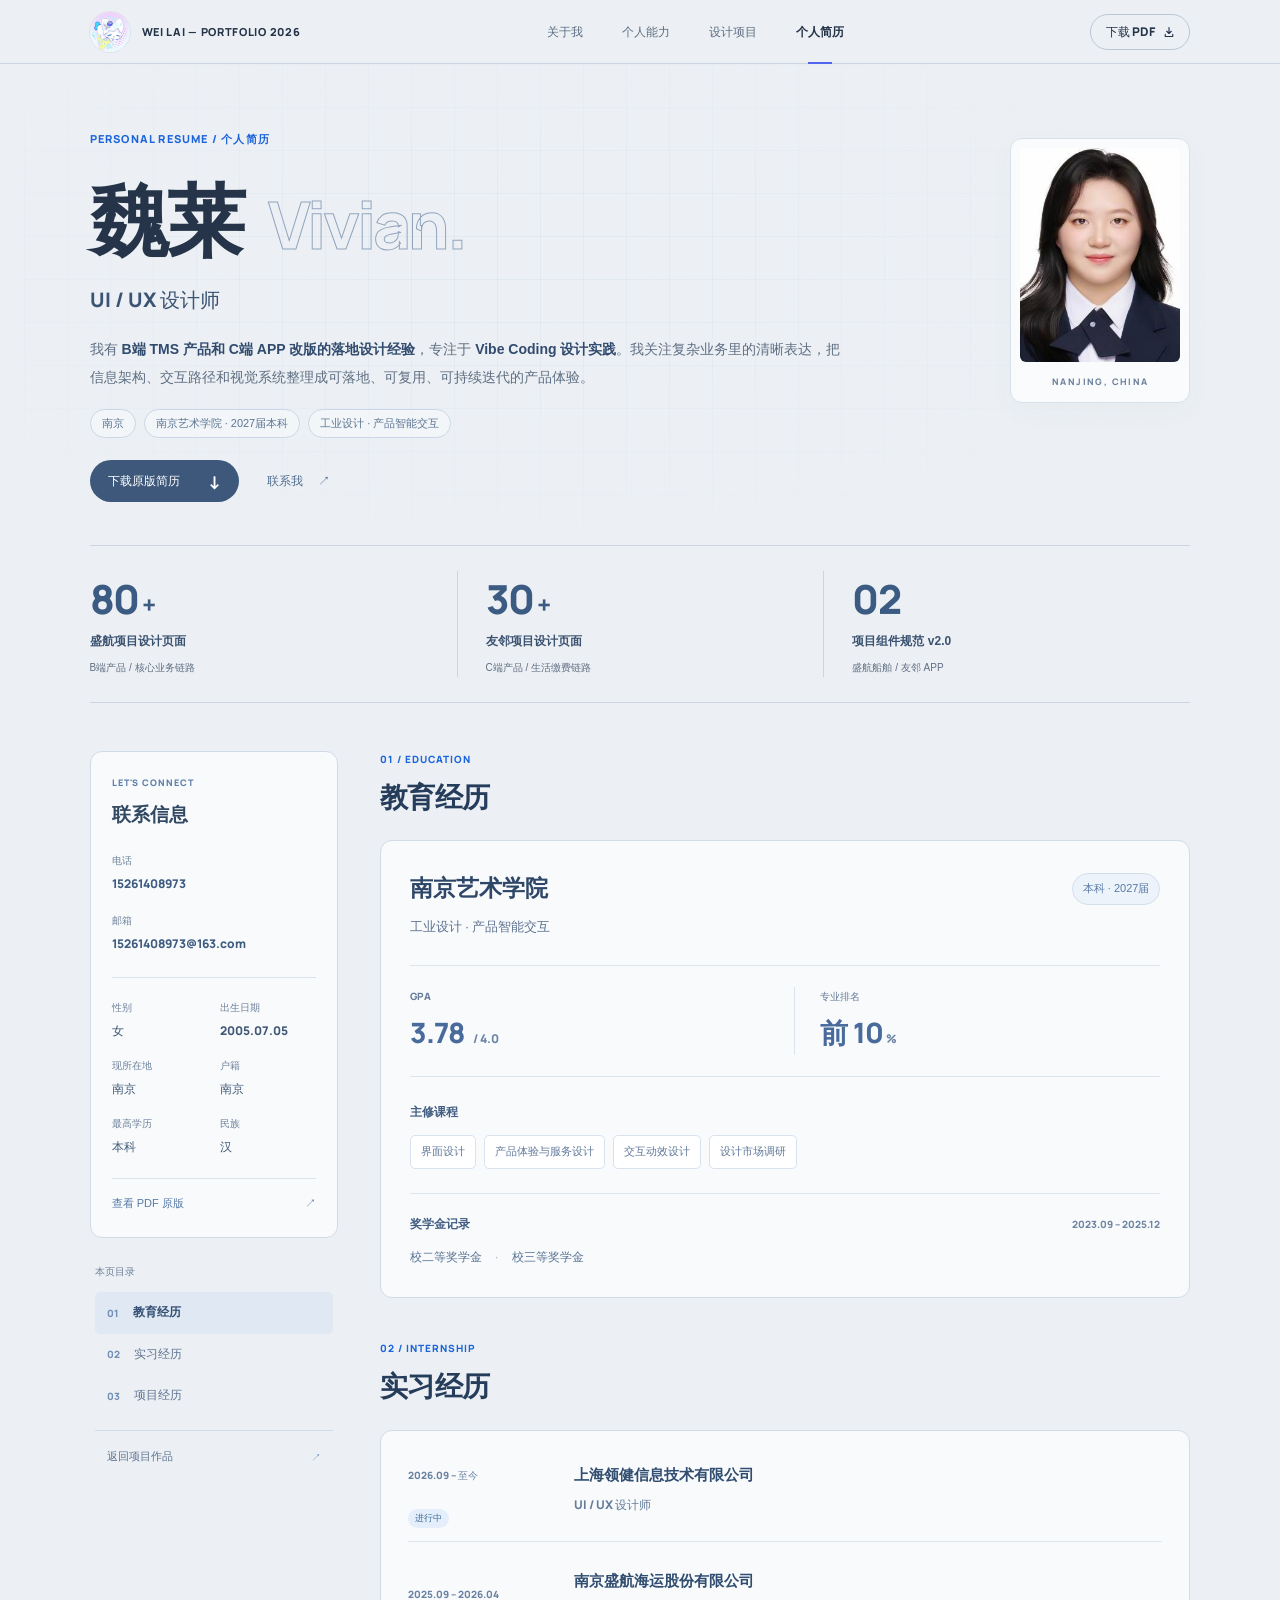
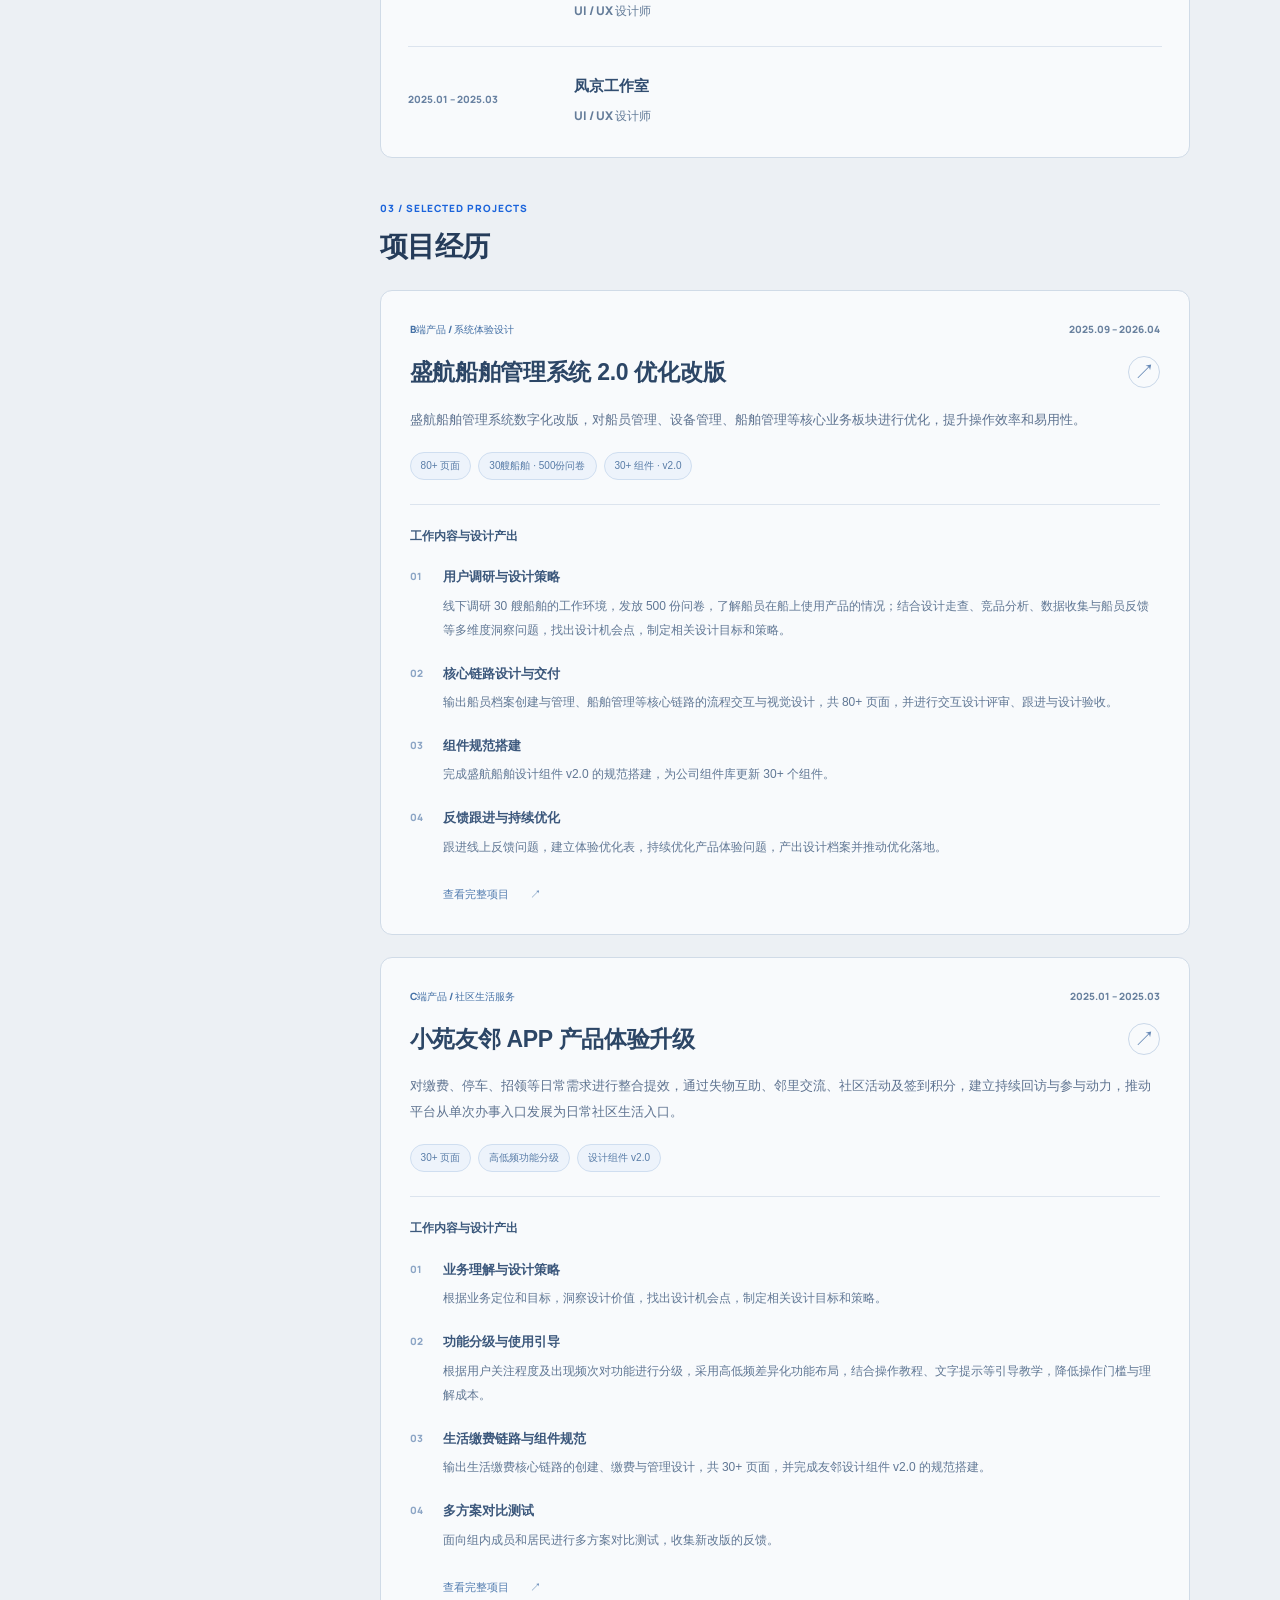
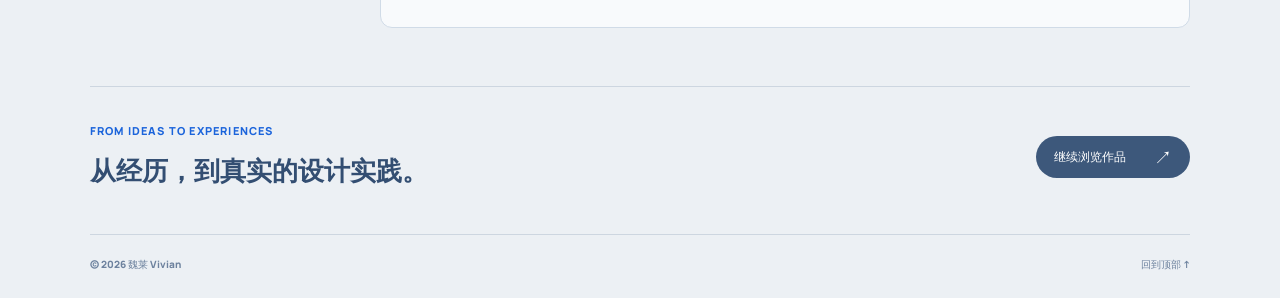
<file: resume.html>
<!doctype html>
<html lang="zh-CN">
<head>
  <meta charset="UTF-8">
  <meta name="viewport" content="width=device-width, initial-scale=1">
  <meta name="theme-color" content="#ecf0f4">
  <meta name="description" content="魏莱 Vivian 的个人简历：南京艺术学院工业设计产品智能交互专业，UI / UX 设计师，具有 B 端系统与 C 端 APP 的设计经验。">
  <title>个人简历 — 魏莱 Vivian</title>
  <link rel="icon" href="assets/favicon.svg" type="image/svg+xml">
  <link rel="stylesheet" href="style.css">
  <link rel="stylesheet" href="site-header.css">
  <link rel="stylesheet" href="home-theme.css">
  <link rel="stylesheet" href="resume.css">
  <script src="resume.js" defer></script>
</head>
<body class="resume-page">
  <a class="skip-link" href="#resume-main">跳至简历内容</a>
  <div class="site-header-glass">
    <header class="site-header">
      <a class="brand" href="index.html#about" aria-label="返回 Vivian 作品集首页"><img class="brand-avatar" src="assets/avatar.jpg" alt="" width="40" height="40"><span class="brand-label">WEI LAI — PORTFOLIO 2026</span></a>
      <nav aria-label="主导航"><a class="nav-link" href="index.html#about">关于我</a><a class="nav-link" href="index.html#expertise">个人能力</a><a class="nav-link" href="index.html#work">设计项目</a><a class="nav-link active" href="resume.html" aria-current="page">个人简历</a></nav>
      <a class="header-contact" href="assets/resume/wei-lai-resume.pdf" download="魏莱-个人简历.pdf">下载 PDF <svg viewBox="0 0 16 16" fill="none" stroke="currentColor" stroke-width="1.5" stroke-linecap="round" stroke-linejoin="round" aria-hidden="true"><path d="M8 2v8m-3-3 3 3 3-3M3 11v3h10v-3"/></svg></a>
    </header>
  </div>

  <main id="resume-main" class="resume-shell">
    <section class="resume-intro" id="profile" aria-labelledby="resume-name">
      <div class="resume-identity">
        <p class="resume-eyebrow">PERSONAL RESUME / 个人简历</p>
        <h1 id="resume-name">魏莱 <span>Vivian.</span></h1>
        <p class="resume-role">UI / UX 设计师</p>
      </div>
      <figure class="resume-portrait"><img src="assets/resume/portrait.jpg" alt="魏莱的个人照片" width="266" height="356"><figcaption>NANJING, CHINA</figcaption></figure>
      <p class="resume-summary">我有 <strong>B端 TMS 产品和 C端 APP 改版的落地设计经验</strong>，专注于 <strong>Vibe Coding 设计实践</strong>。我关注复杂业务里的清晰表达，把信息架构、交互路径和视觉系统整理成可落地、可复用、可持续迭代的产品体验。</p>
      <ul class="resume-identity-tags" aria-label="个人背景"><li>南京</li><li>南京艺术学院 · 2027届本科</li><li>工业设计 · 产品智能交互</li></ul>
      <div class="resume-intro-actions"><a class="resume-button resume-button-primary" href="assets/resume/wei-lai-resume.pdf" download="魏莱-个人简历.pdf">下载原版简历 <span aria-hidden="true">↓</span></a><button type="button" class="resume-text-link" id="resume-contact-trigger" aria-haspopup="dialog" aria-controls="resume-contact-dialog">联系我 <span aria-hidden="true">↗</span></button></div>
    </section>

    <div class="resume-highlights" aria-label="项目设计成果">
      <div><strong>80<span>+</span></strong><p>盛航项目设计页面</p><small>B端产品 / 核心业务链路</small></div>
      <div><strong>30<span>+</span></strong><p>友邻项目设计页面</p><small>C端产品 / 生活缴费链路</small></div>
      <div><strong>02</strong><p>项目组件规范 v2.0</p><small>盛航船舶 / 友邻 APP</small></div>
    </div>

    <div class="resume-layout">
      <aside class="resume-sidebar" aria-label="个人资料与简历目录">
        <section class="resume-contact-card" id="resume-contact" aria-labelledby="resume-contact-title">
          <p class="resume-overline">LET'S CONNECT</p>
          <h2 id="resume-contact-title">联系信息</h2>
          <div class="resume-contact-links"><a href="tel:15261408973"><span>电话</span><strong>15261408973</strong></a><a href="mailto:15261408973@163.com"><span>邮箱</span><strong>15261408973@163.com</strong></a></div>
          <dl class="resume-facts"><div><dt>性别</dt><dd>女</dd></div><div><dt>出生日期</dt><dd><time datetime="2005-07-05">2005.07.05</time></dd></div><div><dt>现所在地</dt><dd>南京</dd></div><div><dt>户籍</dt><dd>南京</dd></div><div><dt>最高学历</dt><dd>本科</dd></div><div><dt>民族</dt><dd>汉</dd></div></dl>
          <a class="resume-source-link" href="assets/resume/wei-lai-resume.pdf" target="_blank" rel="noopener">查看 PDF 原版 <span aria-hidden="true">↗</span></a>
        </section>
        <nav class="resume-toc" aria-label="简历目录"><p>本页目录</p><a href="#education" aria-current="location"><span>01</span>教育经历</a><a href="#experience"><span>02</span>实习经历</a><a href="#projects"><span>03</span>项目经历</a><a class="resume-back-work" href="index.html#work">返回项目作品 <span aria-hidden="true">↗</span></a></nav>
      </aside>

      <div class="resume-content">
        <section class="resume-section" id="education" aria-labelledby="education-title">
          <header class="resume-section-heading"><p class="resume-eyebrow">01 / EDUCATION</p><h2 id="education-title">教育经历</h2></header>
          <article class="resume-education resume-surface">
            <div class="resume-school-heading"><div><h3>南京艺术学院</h3><p>工业设计 · 产品智能交互</p></div><span class="resume-small-pill">本科 · 2027届</span></div>
            <div class="resume-academic"><div><span>GPA</span><strong>3.78 <small>/ 4.0</small></strong></div><div><span>专业排名</span><strong>前 10<small>%</small></strong></div></div>
            <div class="resume-course-block"><h4>主修课程</h4><ul class="resume-chips"><li>界面设计</li><li>产品体验与服务设计</li><li>交互动效设计</li><li>设计市场调研</li></ul></div>
            <div class="resume-awards"><div><h4>奖学金记录</h4><span>2023.09 – 2025.12</span></div><p>校二等奖学金 <i aria-hidden="true">·</i> 校三等奖学金</p></div>
          </article>
        </section>

        <section class="resume-section" id="experience" aria-labelledby="experience-title">
          <header class="resume-section-heading"><p class="resume-eyebrow">02 / INTERNSHIP</p><h2 id="experience-title">实习经历</h2></header>
          <div class="resume-timeline resume-surface">
            <article class="resume-job"><p class="resume-job-time"><time datetime="2026-09">2026.09</time> – 至今</p><div><h3>上海领健信息技术有限公司</h3><p>UI / UX 设计师</p></div><span class="resume-current">进行中</span></article>
            <article class="resume-job"><p class="resume-job-time"><time datetime="2025-09">2025.09</time> – <time datetime="2026-04">2026.04</time></p><div><h3>南京盛航海运股份有限公司</h3><p>UI / UX 设计师</p></div></article>
            <article class="resume-job"><p class="resume-job-time"><time datetime="2025-01">2025.01</time> – <time datetime="2025-03">2025.03</time></p><div><h3>凤京工作室</h3><p>UI / UX 设计师</p></div></article>
          </div>
        </section>

        <section class="resume-section" id="projects" aria-labelledby="projects-title">
          <header class="resume-section-heading"><p class="resume-eyebrow">03 / SELECTED PROJECTS</p><h2 id="projects-title">项目经历</h2></header>
          <article class="resume-project resume-surface" aria-labelledby="resume-shenghang-title">
            <div class="resume-project-meta"><span>B端产品 / 系统体验设计</span><span><time datetime="2025-09">2025.09</time> – <time datetime="2026-04">2026.04</time></span></div>
            <div class="resume-project-title"><h3 id="resume-shenghang-title">盛航船舶管理系统 2.0 优化改版</h3><a href="shenghang.html" aria-label="查看盛航船舶管理系统完整项目"><span aria-hidden="true">↗</span></a></div>
            <p class="resume-project-background">盛航船舶管理系统数字化改版，对船员管理、设备管理、船舶管理等核心业务板块进行优化，提升操作效率和易用性。</p>
            <ul class="resume-project-tags"><li>80+ 页面</li><li>30艘船舶 · 500份问卷</li><li>30+ 组件 · v2.0</li></ul>
            <h4 class="resume-output-title">工作内容与设计产出</h4>
            <ol class="resume-deliverables"><li><strong>用户调研与设计策略</strong><p>线下调研 30 艘船舶的工作环境，发放 500 份问卷，了解船员在船上使用产品的情况；结合设计走查、竞品分析、数据收集与船员反馈等多维度洞察问题，找出设计机会点，制定相关设计目标和策略。</p></li><li><strong>核心链路设计与交付</strong><p>输出船员档案创建与管理、船舶管理等核心链路的流程交互与视觉设计，共 80+ 页面，并进行交互设计评审、跟进与设计验收。</p></li><li><strong>组件规范搭建</strong><p>完成盛航船舶设计组件 v2.0 的规范搭建，为公司组件库更新 30+ 个组件。</p></li><li><strong>反馈跟进与持续优化</strong><p>跟进线上反馈问题，建立体验优化表，持续优化产品体验问题，产出设计档案并推动优化落地。</p></li></ol>
            <a class="resume-project-link" href="shenghang.html">查看完整项目 <span aria-hidden="true">↗</span></a>
          </article>

          <article class="resume-project resume-surface" aria-labelledby="resume-youlin-title">
            <div class="resume-project-meta"><span>C端产品 / 社区生活服务</span><span><time datetime="2025-01">2025.01</time> – <time datetime="2025-03">2025.03</time></span></div>
            <div class="resume-project-title"><h3 id="resume-youlin-title">小苑友邻 APP 产品体验升级</h3><a href="project-02.html" aria-label="查看友邻 APP 完整项目"><span aria-hidden="true">↗</span></a></div>
            <p class="resume-project-background">对缴费、停车、招领等日常需求进行整合提效，通过失物互助、邻里交流、社区活动及签到积分，建立持续回访与参与动力，推动平台从单次办事入口发展为日常社区生活入口。</p>
            <ul class="resume-project-tags"><li>30+ 页面</li><li>高低频功能分级</li><li>设计组件 v2.0</li></ul>
            <h4 class="resume-output-title">工作内容与设计产出</h4>
            <ol class="resume-deliverables"><li><strong>业务理解与设计策略</strong><p>根据业务定位和目标，洞察设计价值，找出设计机会点，制定相关设计目标和策略。</p></li><li><strong>功能分级与使用引导</strong><p>根据用户关注程度及出现频次对功能进行分级，采用高低频差异化功能布局，结合操作教程、文字提示等引导教学，降低操作门槛与理解成本。</p></li><li><strong>生活缴费链路与组件规范</strong><p>输出生活缴费核心链路的创建、缴费与管理设计，共 30+ 页面，并完成友邻设计组件 v2.0 的规范搭建。</p></li><li><strong>多方案对比测试</strong><p>面向组内成员和居民进行多方案对比测试，收集新改版的反馈。</p></li></ol>
            <a class="resume-project-link" href="project-02.html">查看完整项目 <span aria-hidden="true">↗</span></a>
          </article>
        </section>
      </div>
    </div>

    <footer class="resume-footer"><div><p class="resume-eyebrow">FROM IDEAS TO EXPERIENCES</p><h2>从经历，到真实的设计实践。</h2></div><a class="resume-button resume-button-primary" href="index.html#work">继续浏览作品 <span aria-hidden="true">↗</span></a><p class="resume-footer-meta"><span>© 2026 魏莱 Vivian</span><a href="#profile">回到顶部 ↑</a></p></footer>
  </main>
  <dialog id="resume-contact-dialog" class="contact-dialog resume-contact-dialog" aria-labelledby="resume-wechat-title" aria-describedby="resume-wechat-description">
    <div class="dialog-header"><span>LET'S CONNECT</span><button type="button" class="dialog-close" aria-label="关闭微信二维码">×</button></div>
    <div class="contact-body"><h2 id="resume-wechat-title">期待与你交流设计。</h2><p id="resume-wechat-description">微信扫一扫，添加好友</p><div class="contact-qr-panel"><div class="wechat-qr-crop"><img class="wechat-qr-source" src="assets/wechat-card.png" alt="魏莱的微信好友二维码" width="888" height="1378"></div></div></div>
  </dialog>
</body>
</html>
</file>
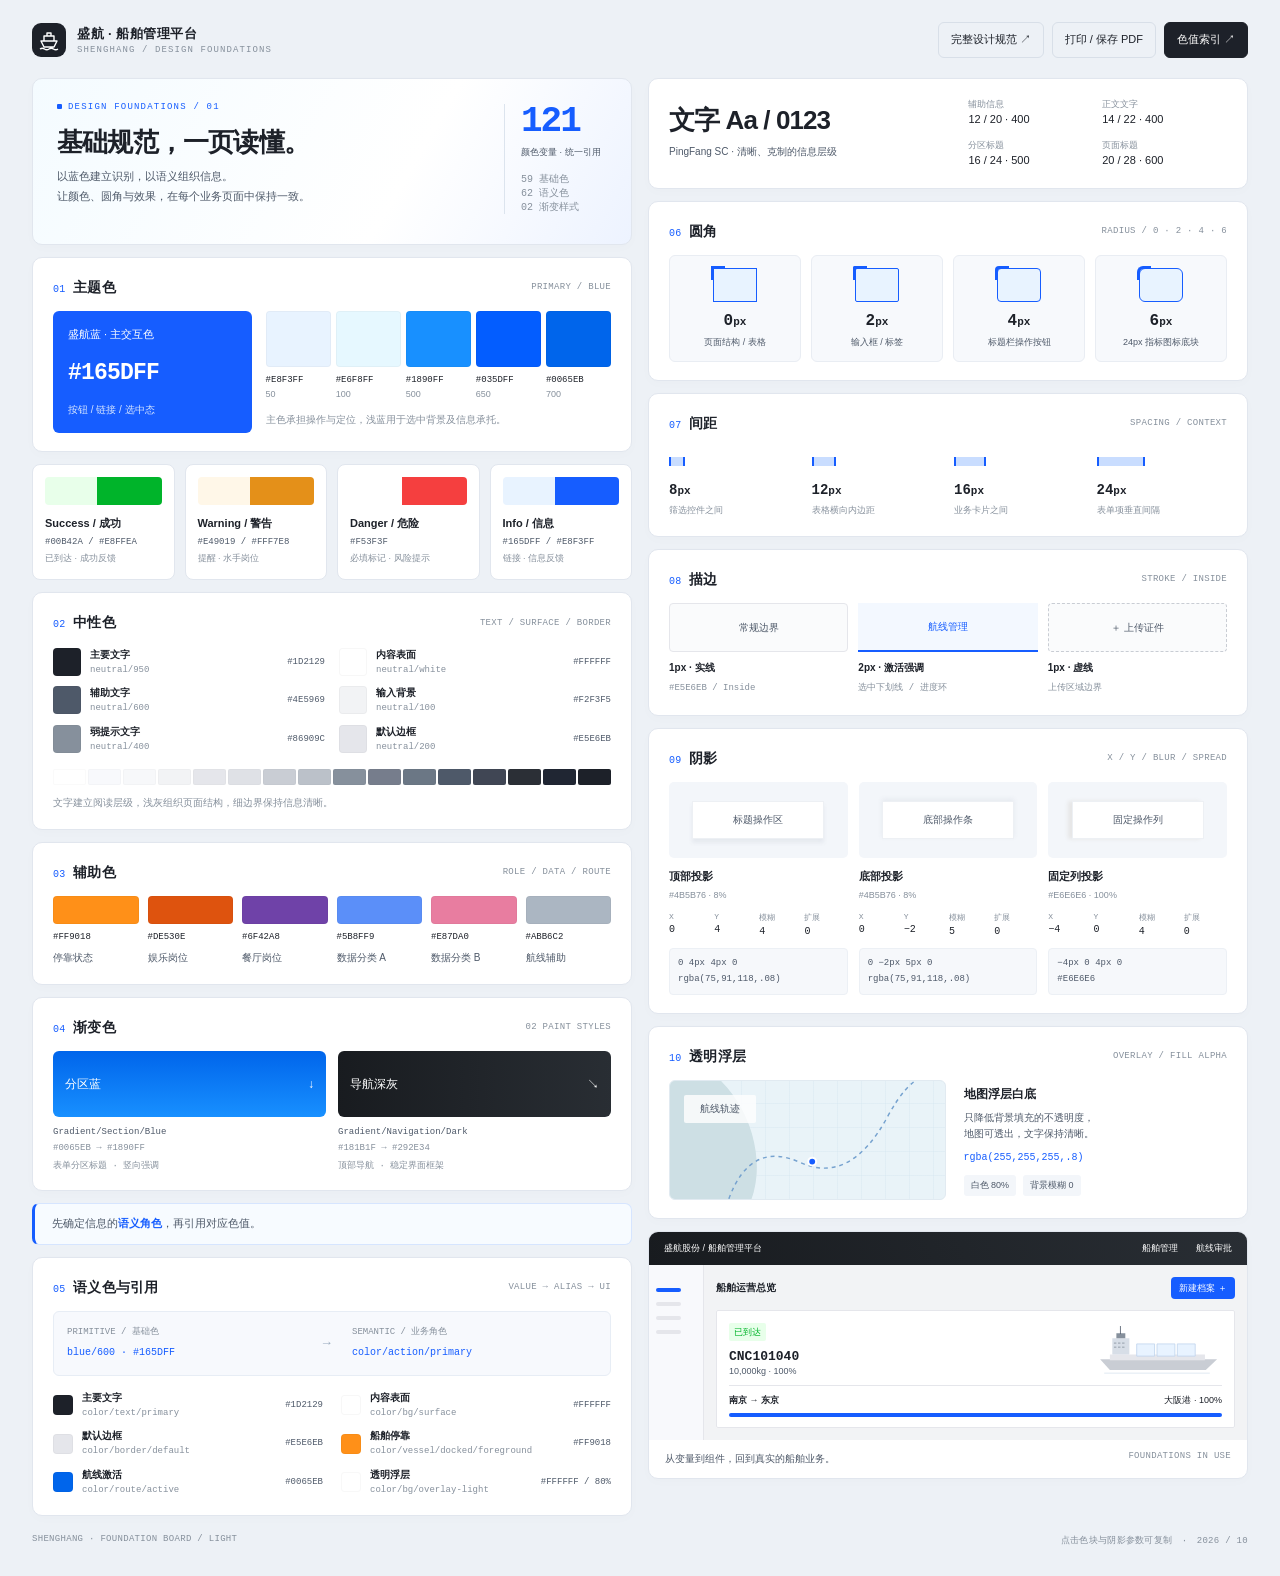
<file: shenghang-foundations.html>
<!doctype html>
<html lang="zh-CN">
<head>
<meta charset="utf-8"><meta name="viewport" content="width=device-width, initial-scale=1">
<meta name="color-scheme" content="light"><title>盛航 · 基础设计规范看板</title>
<style>
:root{--blue:#165dff;--ink:#1d2129;--muted:#4e5969;--quiet:#86909c;--line:#e5e6eb;--canvas:#edf1f6;--mono:'Cascadia Code',Consolas,monospace;--font:'PingFang SC','Microsoft YaHei',sans-serif}*{box-sizing:border-box}html{scroll-behavior:smooth}body{margin:0;background:var(--canvas);color:var(--ink);font:13px/1.6 var(--font);-webkit-font-smoothing:antialiased}button,input,a{-webkit-tap-highlight-color:transparent}button,input{font:inherit}button{cursor:pointer;color:inherit}a{color:inherit;text-decoration:none}button:focus-visible,a:focus-visible,input:focus-visible{outline:2px solid var(--blue);outline-offset:4px}button{border:0}h1,h2,h3,p{margin:0}svg{display:block}code{font:11px/1.6 var(--mono);overflow-wrap:anywhere}small{font-size:11px}.shell{max-width:1664px;margin:auto;padding:22px 32px 28px}.topbar{display:flex;justify-content:space-between;align-items:center;gap:20px;margin-bottom:20px}.brand{display:flex;align-items:center;gap:11px}.brand-mark{width:34px;height:34px;border-radius:9px;background:var(--ink);display:grid;place-items:center;color:white}.brand-mark svg{width:24px;height:24px}.brand b{font-size:13px;letter-spacing:.5px}.brand small{display:block;font:9px var(--mono);letter-spacing:1.1px;color:var(--quiet)}.toolbar{display:flex;gap:8px;align-items:center}.toolbar a,.toolbar button{font-size:11px;background:transparent;padding:8px 12px;border:1px solid #d8dfe8;border-radius:6px}.toolbar .primary{color:#fff;background:var(--ink);border-color:var(--ink)}.toolbar button:hover,.toolbar a:hover{border-color:var(--blue)}.board{display:grid;grid-template-columns:1fr 1fr;gap:16px;align-items:start}.column{display:flex;flex-direction:column;gap:12px;min-width:0}.card{background:#fff;border:1px solid #e1e6ee;border-radius:10px;padding:18px 20px;box-shadow:0 3px 12px #25344904;min-width:0}.section-head{display:flex;align-items:center;justify-content:space-between;gap:10px;margin-bottom:13px}.section-head h2{font-size:14px;font-weight:700;letter-spacing:.15px}.section-head h2 em{font:10px var(--mono);font-style:normal;color:var(--blue);margin-right:8px}.micro{font:9px var(--mono);color:var(--quiet);letter-spacing:.3px}.quiet{color:var(--quiet)}.note{font-size:11px;color:var(--muted);line-height:1.8}.subnote{font-size:10px;color:var(--quiet);margin-top:10px}.intro{position:relative;min-height:167px;overflow:hidden;background:linear-gradient(120deg,#f4fbff,#fff 62%,#edf3ff);padding:23px 24px}.eyebrow{font:9px var(--mono);letter-spacing:1.2px;color:var(--blue);display:flex;align-items:center;gap:6px}.eyebrow:before{content:'';width:5px;height:5px;background:var(--blue);border-radius:1px}.intro h1{font-size:26px;line-height:1.4;letter-spacing:-.8px;margin:12px 0 7px}.intro .note{max-width:70%;font-size:11px}.intro-stamp{position:absolute;right:23px;top:25px;width:104px;border-left:1px solid #dce4ee;padding-left:16px}.intro-stamp strong{display:block;font:600 36px/1 var(--mono);letter-spacing:-2px;color:var(--blue)}.intro-stamp span{display:block;font-size:9px;color:var(--muted);margin-top:5px}.intro-stamp .tiny-stats{font:10px var(--mono);margin-top:13px;color:var(--quiet)}.primary-grid{display:grid;grid-template-columns:1.15fr 2fr;gap:14px}.primary-block{background:var(--blue);color:#fff;border-radius:6px;padding:15px;display:flex;flex-direction:column;justify-content:space-between;min-height:122px}.primary-block strong{font:600 23px var(--mono);letter-spacing:-.8px}.primary-block small{font-size:10px;color:#d8e7ff}.primary-block .chip-label{font-size:11px}.color-stack{display:grid;grid-template-columns:repeat(5,1fr);gap:5px}.swatch-btn{border:0;background:none;text-align:left;padding:0;min-width:0}.swatch-btn:hover .swatch{transform:translateY(-3px)}.swatch{height:56px;border-radius:4px;border:1px solid #00000008;transition:transform .18s;background:var(--swatch)}.swatch-btn code{display:block;font-size:9px;margin-top:6px}.swatch-btn span:not(.swatch){display:block;font-size:9px;color:var(--quiet)}.color-stack .swatch-btn:last-child{grid-column:auto}.state-grid{display:grid;grid-template-columns:repeat(4,minmax(0,1fr));gap:10px}.state-card{padding:12px;border-radius:8px;background:#fff;border:1px solid #e1e6ee}.state-swatch{height:28px;border-radius:4px;margin-bottom:10px;background:var(--tint);position:relative;overflow:hidden}.state-swatch:after{content:'';position:absolute;right:0;top:0;bottom:0;width:55%;background:var(--tone)}.state-card h3{font-size:11px}.state-card p{font:9px var(--mono);margin-top:4px;color:var(--muted)}.state-card small{display:block;color:var(--quiet);font-size:9px;margin-top:4px}.state-card button{background:none;padding:0;text-align:left;width:100%}.neutral-grid{display:grid;grid-template-columns:1fr 1fr;gap:14px}.neutral-list{display:flex;flex-direction:column;gap:8px}.color-row{display:flex;align-items:center;gap:9px;min-width:0;background:none;padding:0;text-align:left;width:100%}.color-dot{width:28px;height:28px;flex:none;border-radius:4px;border:1px solid #00000008;background:var(--swatch)}.color-row b{font-size:10px;display:block;font-weight:600}.color-row code{font-size:9px;color:var(--quiet);display:block}.color-row>code{margin-left:auto;white-space:nowrap;color:var(--muted)}.neutral-ramp{display:flex;gap:2px;margin-top:15px}.neutral-ramp button{height:16px;flex:1;padding:0;background:var(--swatch);border-radius:2px;border:1px solid #00000005}.aux-row{display:grid;grid-template-columns:repeat(6,1fr);gap:9px}.aux-row .swatch{height:28px}.aux-row .swatch-btn code{font-size:9px}.aux-row .swatch-btn span:not(.swatch){font-size:10px;color:var(--muted);margin-top:5px}.gradient-grid{display:grid;grid-template-columns:1fr 1fr;gap:12px}.gradient-swatch{height:66px;border-radius:6px;padding:12px;color:white;display:flex;align-items:center;justify-content:space-between;font-size:12px}.gradient-swatch strong{font-weight:500}.gradient-card button{width:100%;text-align:left;background:transparent;padding:0}.gradient-card code{font-size:9px;color:var(--muted);display:block;margin-top:8px}.gradient-card p{font:9px var(--mono);color:var(--quiet);margin-top:3px}.alias-flow{display:grid;grid-template-columns:1fr 24px 1fr;gap:8px;align-items:center;padding:13px;background:#f7f9fd;border:1px solid #e7edf5;border-radius:6px}.alias-flow .flow-step>span{display:block;font:9px var(--mono);color:var(--quiet);margin-bottom:3px}.alias-flow code{font-size:10px;color:var(--blue)}.alias-flow .arrow{color:#9bacbf}.semantic-list{display:grid;grid-template-columns:1fr 1fr;gap:8px 18px;margin-top:14px}.semantic-list .color-row .color-dot{width:20px;height:20px}.semantic-list .color-row b{font-size:10px}.semantic-list .color-row code{font-size:9px}.rule-strip{padding:11px 17px;background:#f7fbff;border:1px solid #d6e5ff;border-left:3px solid var(--blue);border-radius:7px;font-size:11px;color:var(--muted)}.rule-strip b{color:var(--blue)}.type-card{display:grid;grid-template-columns:1.1fr 1fr;align-items:center;gap:15px}.type-title strong{font-size:26px;line-height:1.1;letter-spacing:-.9px}.type-title p{font-size:10px;color:var(--muted);margin-top:8px}.type-specs{display:grid;grid-template-columns:1fr 1fr;gap:9px;font-size:11px}.type-specs span{color:var(--quiet);font-size:9px;display:block}.radii{display:grid;grid-template-columns:repeat(4,1fr);gap:10px}.radius-item{background:#f7f9fc;border:1px solid #e9edf3;padding:12px 9px;text-align:center;border-radius:6px}.radius-shape{width:44px;height:34px;border:1.5px solid #165dff;background:#e8f3ff;margin:0 auto 9px;position:relative}.radius-shape:after{content:'';position:absolute;left:-3px;top:-3px;width:11px;height:11px;border-left:3px solid var(--blue);border-top:3px solid var(--blue);border-top-left-radius:inherit}.radius-item b{font:600 16px var(--mono)}.radius-item p{font-size:9px;color:var(--muted);margin-top:3px}.spacing-grid{display:grid;grid-template-columns:repeat(4,1fr);gap:12px}.space-item{padding-top:3px}.space-line{display:flex;align-items:center;height:22px;margin-bottom:7px}.space-line i{display:block;width:var(--size);height:9px;background:#c9ddff;border-left:2px solid var(--blue);border-right:2px solid var(--blue)}.space-item b{font:600 14px var(--mono)}.space-item p{font-size:9px;color:var(--quiet);margin-top:3px}.stroke-grid{display:grid;grid-template-columns:repeat(3,1fr);gap:10px}.stroke-example{height:49px;display:grid;place-items:center;background:#fafbfc;border-radius:4px;font-size:10px;color:var(--muted);border:1px solid var(--line)}.stroke-example.active{border:0;border-radius:0;border-bottom:2px solid var(--blue);color:var(--blue);background:#f3f8ff}.stroke-example.dashed{border:1px dashed #c9cdd4}.stroke-item h3{font-size:10px;margin-top:8px;font-weight:600}.stroke-item code{font-size:9px;color:var(--quiet)}.shadows{display:grid;grid-template-columns:repeat(3,1fr);gap:11px}.shadow-stage{height:76px;border-radius:5px;background:#f3f6fa;display:flex;align-items:center;justify-content:center;overflow:hidden}.shadow-tile{width:74%;height:38px;background:#fff;border:1px solid #edf0f4;display:grid;place-items:center;font-size:10px;color:var(--muted)}.shadow-item:nth-child(1) .shadow-tile{box-shadow:0 4px 4px 0 rgba(75,91,118,.08)}.shadow-item:nth-child(2) .shadow-tile{box-shadow:0 -2px 5px 0 rgba(75,91,118,.08)}.shadow-item:nth-child(3) .shadow-tile{box-shadow:-4px 0 4px 0 #e6e6e6}.shadow-item h3{font-size:11px;margin-top:10px}.shadow-item p{font-size:9px;color:var(--quiet);margin-top:2px}.shadow-values{display:grid;grid-template-columns:repeat(4,1fr);gap:2px;margin-top:10px;font:10px var(--mono)}.shadow-values span small{display:block;font-size:8px;color:var(--quiet);margin-bottom:3px}.copy-code{display:block;width:100%;margin-top:11px;background:#f6f8fb;border:1px solid #ecf0f5;border-radius:4px;padding:7px 8px;text-align:left;line-height:1.6;overflow-wrap:anywhere;font:9px/1.7 var(--mono);color:var(--muted)}.copy-code:hover{color:var(--blue);border-color:#c1d5ff}.overlay-layout{display:grid;grid-template-columns:1.05fr 1fr;gap:18px;align-items:center}.map-stage{position:relative;min-height:120px;border:1px solid #e1eaf1;border-radius:6px;overflow:hidden;background:repeating-linear-gradient(0deg,transparent 0 23px,#d4e5ef66 23px 24px),repeating-linear-gradient(90deg,transparent 0 23px,#d4e5ef66 23px 24px),#e9f3f8}.map-stage:before{content:'';position:absolute;left:-42px;top:-24px;width:125px;height:180px;border-radius:50%;background:#cddfe4;transform:rotate(-20deg)}.map-stage svg{position:absolute;inset:0;width:100%;height:100%}.map-label{position:absolute;top:14px;left:14px;background:rgba(255,255,255,.8);padding:6px 16px;color:#4e5969;font-size:10px;border-radius:2px}.overlay-info h3{font-size:12px}.overlay-info p{font-size:10px;color:var(--muted);margin-top:6px}.overlay-info code{display:block;font-size:10px;color:var(--blue);margin-top:8px}.overlay-info .mini-tokens{display:flex;gap:7px;margin-top:9px}.mini-tokens span{background:#f3f6fa;padding:3px 7px;border-radius:3px;font-size:9px;color:var(--muted)}.application{padding:0;overflow:hidden}.mini-nav{background:linear-gradient(70deg,#181b1f,#292e34);color:white;display:flex;justify-content:space-between;padding:9px 15px;font-size:9px}.mini-app{display:grid;grid-template-columns:55px 1fr;background:#f2f3f5;min-height:164px}.mini-side{background:#f8f9fc;border-right:1px solid #e5e6eb;padding:13px 7px}.mini-side i{display:block;background:#e5e6eb;height:4px;width:25px;margin:10px 0;border-radius:2px}.mini-side i:first-child{background:var(--blue)}.mini-main{padding:12px}.mini-heading{display:flex;align-items:center;justify-content:space-between;margin-bottom:11px;gap:10px;font-size:10px}.mini-action{padding:4px 8px;background:var(--blue);color:#fff;border-radius:4px;font-size:9px;white-space:nowrap}.vessel-card{background:#fff;border:1px solid #e5e6eb;border-radius:2px;padding:10px 12px;display:grid;grid-template-columns:1fr 1fr;gap:6px}.vessel-card h3{font:600 13px var(--mono);margin-top:7px}.vessel-card p{font-size:9px;color:var(--muted)}.vessel-illustration{display:flex;align-items:center;justify-content:end}.vessel-illustration svg{width:130px;max-width:100%;height:58px}.tag{display:inline-flex;border-radius:2px;background:#e8ffea;color:#00b42a;padding:2px 5px;font-size:9px}.vessel-route{grid-column:1/-1;display:flex;justify-content:space-between;border-top:1px solid #e5e6eb;padding-top:7px;font-size:9px}.route-track{grid-column:1/-1;height:4px;background:var(--blue);border-radius:3px}.application-caption{padding:11px 16px;color:var(--muted);font-size:10px;display:flex;justify-content:space-between;gap:12px}.board-footer{display:flex;justify-content:space-between;gap:16px;margin-top:18px;font:9px var(--mono);color:var(--quiet);letter-spacing:.3px}.toast{position:fixed;bottom:24px;left:50%;transform:translateX(-50%);background:#1d2129;color:white;border-radius:7px;padding:10px 18px;font-size:12px;z-index:50;box-shadow:0 4px 20px #0002;max-width:90vw;overflow-wrap:anywhere}.toast[hidden]{display:none}dialog{border:1px solid #dce3ee;padding:0;max-width:860px;width:calc(100% - 30px);max-height:85vh;border-radius:14px;color:var(--ink);box-shadow:0 20px 90px #1d212940}dialog::backdrop{background:#17233755;backdrop-filter:blur(4px)}.dialog-head{padding:22px 24px 16px;display:flex;justify-content:space-between;align-items:center;gap:15px}.dialog-head h2{font-size:18px}.dialog-head p{font-size:11px;color:var(--quiet);margin-top:4px}.close{background:#f2f4f7;width:30px;height:30px;border-radius:50%;font-size:20px;line-height:1;flex:none}.library-search{margin:0 24px 12px;width:calc(100% - 48px);padding:10px 12px;border:1px solid #dbe2ec;border-radius:6px;color:var(--ink);background:#f9fbfd}.library-scroll{max-height:58vh;overflow:auto;padding:0 24px 18px}.token-row{display:grid;grid-template-columns:22px 1fr 105px;align-items:center;gap:12px;width:100%;padding:12px 0;background:white;text-align:left;border-bottom:1px solid #edf0f4}.token-row>i{width:22px;height:22px;border:1px solid #e1e6ee;border-radius:4px;background:var(--swatch)}.token-row code{font-size:11px}.token-row small{display:block;font-size:10px;color:var(--quiet);margin-top:2px}.token-row:hover{color:var(--blue)}.token-row .value{text-align:right}.empty{padding:20px;color:var(--quiet);text-align:center}.print-hint{font-size:10px}.clickable{cursor:pointer}.clickable:hover{color:var(--blue)}
@media(min-width:1600px){.shell{padding:28px 36px}.column{gap:14px}.card{padding:20px 23px}.intro{padding:26px}.intro h1{font-size:30px}.intro .note{font-size:12px}.intro-stamp{right:28px}.swatch{height:64px}.color-dot{height:30px;width:30px}.gradient-swatch{height:74px}.map-stage{min-height:133px}}
@media(max-width:1120px){.shell{padding:18px}.card{padding:15px}.board{gap:12px}.intro h1{font-size:23px}.intro-stamp{width:83px;right:15px;padding-left:12px}.intro .note{max-width:74%;font-size:10px}.intro-stamp strong{font-size:30px}.primary-grid{grid-template-columns:1fr}.primary-block{min-height:68px;flex-direction:row;align-items:center;padding:11px 14px}.primary-block strong{font-size:20px}.swatch{height:37px}.neutral-grid{gap:12px}.color-row>code{font-size:8px}.shadows{gap:8px}.copy-code{padding:6px;font-size:8px}.type-title strong{font-size:21px}.type-specs{font-size:10px}.state-grid{gap:6px}.state-card{padding:9px}.state-card p{font-size:8px}.overlay-layout{gap:12px}.radius-item{padding:10px 5px}.semantic-list{gap:8px}}
@media(max-width:820px){.board{grid-template-columns:1fr}.column{gap:12px}.toolbar .back-link{display:none}.shell{max-width:740px}.intro .note{font-size:11px;max-width:72%}.intro h1{font-size:25px}.intro-stamp{width:100px}.primary-grid{grid-template-columns:1fr 2fr}.primary-block{flex-direction:column;align-items:start;min-height:114px}.swatch{height:53px}.card{padding:19px}.shadows .copy-code{font-size:9px}.board-footer{flex-wrap:wrap}.column:last-child{margin-top:2px}.color-row>code{font-size:9px}}
@media(max-width:480px){.shell{padding:14px 12px 20px}.topbar{gap:10px;margin-bottom:14px}.brand b{font-size:11px}.brand small{font-size:7px}.brand-mark{width:30px;height:30px}.brand{gap:7px}.toolbar button{font-size:10px;padding:7px 9px}.toolbar .print-button{display:none}.card{padding:15px}.intro{padding:20px 16px;min-height:190px}.intro h1{font-size:23px;max-width:80%;margin-top:15px}.intro .note{max-width:72%;font-size:10px}.intro-stamp{right:15px;top:78px;width:66px;padding-left:10px}.intro-stamp strong{font-size:26px}.intro-stamp span{font-size:8px}.intro-stamp .tiny-stats{font-size:8px}.section-head h2{font-size:13px}.section-head .micro{font-size:8px}.primary-grid{grid-template-columns:1fr}.primary-block{flex-direction:row;align-items:center;min-height:76px}.primary-block strong{font-size:22px}.state-grid{grid-template-columns:1fr 1fr;gap:8px}.state-card{padding:12px}.state-card p{font-size:10px}.state-card small{font-size:10px}.neutral-grid{gap:14px}.color-row{gap:6px}.color-dot{height:23px;width:23px}.color-row>code{display:none}.aux-row{grid-template-columns:repeat(3,1fr);gap:12px}.gradient-grid{gap:10px}.gradient-swatch{height:58px;padding:10px;font-size:10px}.gradient-card code{font-size:8px}.alias-flow{grid-template-columns:1fr;gap:8px}.alias-flow .arrow{transform:rotate(90deg);justify-self:start;margin-left:2px}.semantic-list{grid-template-columns:1fr}.semantic-list .color-row>code{display:block}.radii{gap:6px}.radius-shape{width:33px;height:29px}.radius-item p{font-size:8px}.radius-item b{font-size:14px}.type-card{gap:10px}.type-title strong{font-size:20px}.type-specs{gap:8px;font-size:10px}.shadows{grid-template-columns:1fr}.shadow-item{display:grid;grid-template-columns:95px 1fr;gap:0 14px;align-items:center;padding:10px 0;border-bottom:1px solid #edf0f5}.shadow-stage{grid-row:1/5;height:92px}.shadow-item h3{margin-top:0}.shadow-values{margin-top:5px}.copy-code{margin-top:6px;font-size:9px}.shadow-item:last-child{border-bottom:0}.overlay-layout{grid-template-columns:1fr}.map-stage{min-height:120px}.overlay-info .mini-tokens{margin-bottom:2px}.stroke-item h3{font-size:9px}.stroke-item code{font-size:8px}.application-caption{font-size:9px}.token-row{grid-template-columns:20px 1fr;gap:9px}.token-row .value{grid-column:2;text-align:left}.token-row code{font-size:10px}.dialog-head{padding:18px}.dialog-head h2{font-size:16px}.library-search{margin-left:18px;width:calc(100% - 36px)}.library-scroll{padding-left:18px;padding-right:18px}}
@media(prefers-reduced-motion:reduce){html{scroll-behavior:auto}*{transition:none!important}}
@media print{@page{size:A3 portrait;margin:10mm}body{background:#edf1f6;-webkit-print-color-adjust:exact;print-color-adjust:exact}.shell{padding:0;max-width:none}.toolbar,.toast,dialog{display:none!important}.board{grid-template-columns:1fr 1fr;gap:10px}.column{gap:8px}.card{break-inside:avoid;box-shadow:none;padding:13px 16px}.intro{min-height:150px}.intro h1{font-size:26px}.topbar{margin-bottom:12px}.board-footer{margin-top:9px}.primary-grid{grid-template-columns:1.15fr 2fr}.primary-block{flex-direction:column;align-items:start;min-height:110px}.swatch{height:48px}.shadows{grid-template-columns:repeat(3,1fr)}.shadow-item{display:block;border:0;padding:0}.shadow-stage{height:66px}.copy-code{font-size:8px}.overlay-layout{grid-template-columns:1.05fr 1fr}.semantic-list{grid-template-columns:1fr 1fr}.state-grid{grid-template-columns:repeat(4,1fr)}.aux-row{grid-template-columns:repeat(6,1fr)}}
</style>
</head>
<body>
<svg width="0" height="0" style="position:absolute" aria-hidden="true"><defs><symbol id="ship" viewBox="0 0 24 24"><path d="M4 13h16l-3 6H7l-3-6ZM7 13V8h10v5M10 8V5h4v3M3 21c1.5-1 3-1 4.5 0s3 1 4.5 0 3-1 4.5 0 3 1 4.5 0" fill="none" stroke="currentColor" stroke-width="1.4" stroke-linejoin="round"/></symbol></defs></svg>
<div class="shell">
<header class="topbar"><a class="brand" href="project-03.html#spec-color" aria-label="返回项目三颜色规范"><span class="brand-mark"><svg><use href="#ship"/></svg></span><span><b>盛航 · 船舶管理平台</b><small>SHENGHANG / DESIGN FOUNDATIONS</small></span></a><nav class="toolbar" aria-label="看板工具"><a class="back-link" href="project-03.html#spec-color">完整设计规范 ↗</a><button class="print-button" type="button" id="print">打印 / 保存 PDF</button><button class="primary" type="button" id="open-library">色值索引 ↗</button></nav></header>
<main class="board">
<div class="column">
<section class="card intro"><p class="eyebrow">DESIGN FOUNDATIONS / 01</p><h1>基础规范，一页读懂。</h1><p class="note">以蓝色建立识别，以语义组织信息。<br>让颜色、圆角与效果，在每个业务页面中保持一致。</p><div class="intro-stamp"><strong>121</strong><span>颜色变量 · 统一引用</span><p class="tiny-stats">59 基础色<br>62 语义色<br>02 渐变样式</p></div></section>
<section class="card"><div class="section-head"><h2><em>01</em>主题色</h2><span class="micro">PRIMARY / BLUE</span></div><div class="primary-grid"><button class="primary-block" data-copy="#165DFF" aria-label="复制主题色 #165DFF"><span class="chip-label">盛航蓝 · 主交互色</span><strong>#165DFF</strong><small>按钮 / 链接 / 选中态</small></button><div><div class="color-stack" id="blue-colors"></div><p class="subnote">主色承担操作与定位，浅蓝用于选中背景及信息承托。</p></div></div></section>
<section aria-label="语义状态色" class="state-grid" id="state-colors"></section>
<section class="card"><div class="section-head"><h2><em>02</em>中性色</h2><span class="micro">TEXT / SURFACE / BORDER</span></div><div class="neutral-grid"><div class="neutral-list" id="text-neutrals"></div><div class="neutral-list" id="surface-neutrals"></div></div><div class="neutral-ramp" id="neutral-ramp" aria-label="中性色值带"></div><p class="subnote">文字建立阅读层级，浅灰组织页面结构，细边界保持信息清晰。</p></section>
<section class="card"><div class="section-head"><h2><em>03</em>辅助色</h2><span class="micro">ROLE / DATA / ROUTE</span></div><div class="aux-row" id="aux-colors"></div></section>
<section class="card"><div class="section-head"><h2><em>04</em>渐变色</h2><span class="micro">02 PAINT STYLES</span></div><div class="gradient-grid"><article class="gradient-card"><button data-copy="linear-gradient(180deg, #0065EB 0%, #1890FF 100%)" aria-label="复制分区蓝渐变"><div class="gradient-swatch" style="background:linear-gradient(180deg,#0065EB,#1890FF)"><strong>分区蓝</strong><span>↓</span></div><code>Gradient/Section/Blue</code><p>#0065EB → #1890FF</p></button><p class="subnote">表单分区标题 · 竖向强调</p></article><article class="gradient-card"><button data-copy="Gradient/Navigation/Dark · #181B1F → #292E34" aria-label="复制导航深灰渐变"><div class="gradient-swatch" style="position:relative;overflow:hidden"><svg xmlns="http://www.w3.org/2000/svg" viewBox="0 0 720 280" preserveAspectRatio="none" aria-hidden="true" style="position:absolute;inset:0;width:100%;height:100%"><defs><linearGradient id="navigation-gradient" x1="0" y1="0.5" x2="1" y2="0.5" gradientUnits="objectBoundingBox" gradientTransform="matrix(1.0399305777312138 2.6923077610752255 -0.0035108026202704586 1.0399305777312138 -0.017341821601298962 -2.0391961053058987)"><stop offset="0" stop-color="#181B1F"/><stop offset="1" stop-color="#292E34"/></linearGradient></defs><rect width="720" height="280" fill="url(#navigation-gradient)"/></svg><strong style="position:relative">导航深灰</strong><span style="position:relative">↘</span></div><code>Gradient/Navigation/Dark</code><p>#181B1F → #292E34</p></button><p class="subnote">顶部导航 · 稳定界面框架</p></article></div></section>
<aside class="rule-strip">先确定信息的<b>语义角色</b>，再引用对应色值。</aside>
<section class="card"><div class="section-head"><h2><em>05</em>语义色与引用</h2><span class="micro">VALUE → ALIAS → UI</span></div><div class="alias-flow"><div class="flow-step"><span>PRIMITIVE / 基础色</span><code>blue/600 · #165DFF</code></div><span class="arrow">→</span><div class="flow-step"><span>SEMANTIC / 业务角色</span><code>color/action/primary</code></div></div><div class="semantic-list" id="semantic-colors"></div></section>
</div>
<div class="column">
<section class="card type-card"><div class="type-title"><strong>文字 Aa / 0123</strong><p>PingFang SC · 清晰、克制的信息层级</p></div><div class="type-specs"><div><span>辅助信息</span>12 / 20 · 400</div><div><span>正文文字</span>14 / 22 · 400</div><div><span>分区标题</span>16 / 24 · 500</div><div><span>页面标题</span>20 / 28 · 600</div></div></section>
<section class="card"><div class="section-head"><h2><em>06</em>圆角</h2><span class="micro">RADIUS / 0 · 2 · 4 · 6</span></div><div class="radii"><article class="radius-item"><div class="radius-shape" style="border-radius:0"></div><b>0<small>px</small></b><p>页面结构 / 表格</p></article><article class="radius-item"><div class="radius-shape" style="border-radius:2px"></div><b>2<small>px</small></b><p>输入框 / 标签</p></article><article class="radius-item"><div class="radius-shape" style="border-radius:4px"></div><b>4<small>px</small></b><p>标题栏操作按钮</p></article><article class="radius-item"><div class="radius-shape" style="border-radius:6px"></div><b>6<small>px</small></b><p>24px 指标图标底块</p></article></div></section>
<section class="card"><div class="section-head"><h2><em>07</em>间距</h2><span class="micro">SPACING / CONTEXT</span></div><div class="spacing-grid"><article class="space-item"><div class="space-line"><i style="--size:16px"></i></div><b>8<small>px</small></b><p>筛选控件之间</p></article><article class="space-item"><div class="space-line"><i style="--size:24px"></i></div><b>12<small>px</small></b><p>表格横向内边距</p></article><article class="space-item"><div class="space-line"><i style="--size:32px"></i></div><b>16<small>px</small></b><p>业务卡片之间</p></article><article class="space-item"><div class="space-line"><i style="--size:48px"></i></div><b>24<small>px</small></b><p>表单项垂直间隔</p></article></div></section>
<section class="card"><div class="section-head"><h2><em>08</em>描边</h2><span class="micro">STROKE / INSIDE</span></div><div class="stroke-grid"><article class="stroke-item"><div class="stroke-example">常规边界</div><h3>1px · 实线</h3><code>#E5E6EB / Inside</code></article><article class="stroke-item"><div class="stroke-example active">航线管理</div><h3>2px · 激活强调</h3><code>选中下划线 / 进度环</code></article><article class="stroke-item"><div class="stroke-example dashed">＋ 上传证件</div><h3>1px · 虚线</h3><code>上传区域边界</code></article></div></section>
<section class="card"><div class="section-head"><h2><em>09</em>阴影</h2><span class="micro">X / Y / BLUR / SPREAD</span></div><div class="shadows"><article class="shadow-item"><div class="shadow-stage"><div class="shadow-tile">标题操作区</div></div><h3>顶部投影</h3><p>#4B5B76 · 8%</p><div class="shadow-values"><span><small>X</small>0</span><span><small>Y</small>4</span><span><small>模糊</small>4</span><span><small>扩展</small>0</span></div><button class="copy-code" data-copy="0px 4px 4px 0px rgba(75, 91, 118, 0.08)">0 4px 4px 0<br>rgba(75,91,118,.08)</button></article><article class="shadow-item"><div class="shadow-stage"><div class="shadow-tile">底部操作条</div></div><h3>底部投影</h3><p>#4B5B76 · 8%</p><div class="shadow-values"><span><small>X</small>0</span><span><small>Y</small>−2</span><span><small>模糊</small>5</span><span><small>扩展</small>0</span></div><button class="copy-code" data-copy="0px -2px 5px 0px rgba(75, 91, 118, 0.08)">0 −2px 5px 0<br>rgba(75,91,118,.08)</button></article><article class="shadow-item"><div class="shadow-stage"><div class="shadow-tile">固定操作列</div></div><h3>固定列投影</h3><p>#E6E6E6 · 100%</p><div class="shadow-values"><span><small>X</small>−4</span><span><small>Y</small>0</span><span><small>模糊</small>4</span><span><small>扩展</small>0</span></div><button class="copy-code" data-copy="-4px 0px 4px 0px #E6E6E6">−4px 0 4px 0<br>#E6E6E6</button></article></div></section>
<section class="card"><div class="section-head"><h2><em>10</em>透明浮层</h2><span class="micro">OVERLAY / FILL ALPHA</span></div><div class="overlay-layout"><div class="map-stage" aria-label="地图透明浮层效果示意"><svg viewBox="0 0 280 120" aria-hidden="true"><path d="M60 120Q82 60 133 83T222 36T290 14" fill="none" stroke="#76a2cf" stroke-width="1.5" stroke-dasharray="4 4"/><circle cx="145" cy="82" r="4" fill="#165dff" stroke="white" stroke-width="2"/></svg><span class="map-label">航线轨迹</span></div><div class="overlay-info"><h3>地图浮层白底</h3><p>只降低背景填充的不透明度，<br>地图可透出，文字保持清晰。</p><code>rgba(255,255,255,.8)</code><div class="mini-tokens"><span>白色 80%</span><span>背景模糊 0</span></div></div></div></section>
<section class="card application"><div class="mini-nav"><span>盛航股份 / 船舶管理平台</span><span>船舶管理　　航线审批</span></div><div class="mini-app"><div class="mini-side" aria-hidden="true"><i></i><i></i><i></i><i></i></div><div class="mini-main"><div class="mini-heading"><b>船舶运营总览</b><span class="mini-action">新建档案 ＋</span></div><div class="vessel-card"><div><span class="tag">已到达</span><h3>CNC101040</h3><p>10,000kg · 100%</p></div><div class="vessel-illustration"><svg viewBox="0 0 160 65" aria-hidden="true"><path d="M10 44h144l-14 13H22Z" fill="#c9cdd4"/><path d="M22 38h117v7H22Z" fill="#e5e6eb"/><path d="M25 18h21v20H25Z" fill="#d7dee7"/><path d="M30 12h11v6H30Z" fill="#86909c"/><path d="M35 3v10" stroke="#4e5969"/><path d="M27 24h15M27 29h15" stroke="#86909c" stroke-dasharray="3 2"/><path d="M55 25h22v15H55Zm25 0h22v15H80Zm25 0h22v15h-22Z" fill="#e8f3ff" stroke="#bfd4ed"/><path d="M15 61h130" stroke="#d9e5ef"/></svg></div><div class="vessel-route"><b>南京 → 东京</b><span>大阪港 · 100%</span></div><div class="route-track"></div></div></div></div><div class="application-caption"><span>从变量到组件，回到真实的船舶业务。</span><span class="micro">FOUNDATIONS IN USE</span></div></section>
</div>
</main>
<footer class="board-footer"><span>SHENGHANG · FOUNDATION BOARD / LIGHT</span><span>点击色块与阴影参数可复制　·　2026 / 10</span></footer>
</div>
<dialog id="library" aria-labelledby="library-title"><div class="dialog-head"><div><h2 id="library-title">颜色变量索引</h2><p id="library-count">59 个基础色 · 62 个语义色</p></div><button class="close" id="close-library" aria-label="关闭颜色索引">×</button></div><input class="library-search" id="token-search" type="search" placeholder="搜索名称、用途或 HEX，例如 primary / 船舶 / #165DFF" aria-label="搜索颜色变量"><div class="library-scroll" id="token-results"></div></dialog>
<div class="toast" id="toast" role="status" aria-live="polite" hidden></div>
<script id="foundation-data" type="application/json">[{"name":"neutral/white","hex":"#FFFFFF","alpha":100,"primitive":"","description":""},{"name":"neutral/50","hex":"#F8F9FC","alpha":100,"primitive":"","description":""},{"name":"neutral/75","hex":"#F7F8FA","alpha":100,"primitive":"","description":""},{"name":"neutral/100","hex":"#F2F3F5","alpha":100,"primitive":"","description":""},{"name":"neutral/200","hex":"#E5E6EB","alpha":100,"primitive":"","description":""},{"name":"neutral/250","hex":"#DFE1E6","alpha":100,"primitive":"","description":""},{"name":"neutral/300","hex":"#C9CDD4","alpha":100,"primitive":"","description":""},{"name":"neutral/350","hex":"#BBC1C9","alpha":100,"primitive":"","description":""},{"name":"neutral/400","hex":"#86909C","alpha":100,"primitive":"","description":""},{"name":"neutral/450","hex":"#767D8C","alpha":100,"primitive":"","description":""},{"name":"neutral/500","hex":"#6B7785","alpha":100,"primitive":"","description":""},{"name":"neutral/600","hex":"#4E5969","alpha":100,"primitive":"","description":""},{"name":"neutral/700","hex":"#404654","alpha":100,"primitive":"","description":""},{"name":"neutral/800","hex":"#2B2F36","alpha":100,"primitive":"","description":""},{"name":"neutral/900","hex":"#202633","alpha":100,"primitive":"","description":""},{"name":"neutral/950","hex":"#1D2129","alpha":100,"primitive":"","description":""},{"name":"blue/50","hex":"#E8F3FF","alpha":100,"primitive":"","description":""},{"name":"blue/100","hex":"#E6F8FF","alpha":100,"primitive":"","description":""},{"name":"blue/600","hex":"#165DFF","alpha":100,"primitive":"","description":""},{"name":"blue/650","hex":"#035DFF","alpha":100,"primitive":"","description":""},{"name":"blue/700","hex":"#0065EB","alpha":100,"primitive":"","description":""},{"name":"green/50","hex":"#E8FFEA","alpha":100,"primitive":"","description":""},{"name":"green/600","hex":"#00B42A","alpha":100,"primitive":"","description":""},{"name":"amber/50","hex":"#FFF7E8","alpha":100,"primitive":"","description":""},{"name":"amber/600","hex":"#E49019","alpha":100,"primitive":"","description":""},{"name":"orange/50","hex":"#FFF3E8","alpha":100,"primitive":"","description":""},{"name":"orange/100","hex":"#FFE5C9","alpha":100,"primitive":"","description":""},{"name":"orange/500","hex":"#FF9018","alpha":100,"primitive":"","description":""},{"name":"orange/700","hex":"#DE530E","alpha":100,"primitive":"","description":""},{"name":"purple/50","hex":"#F5F0FA","alpha":100,"primitive":"","description":""},{"name":"purple/600","hex":"#6F42A8","alpha":100,"primitive":"","description":""},{"name":"red/600","hex":"#F53F3F","alpha":100,"primitive":"","description":""},{"name":"red/700","hex":"#D81E06","alpha":100,"primitive":"","description":""},{"name":"data/blue","hex":"#5B8FF9","alpha":100,"primitive":"","description":""},{"name":"data/pink","hex":"#E87DA0","alpha":100,"primitive":"","description":""},{"name":"route/surface","hex":"#F3F7FD","alpha":100,"primitive":"","description":""},{"name":"route/muted","hex":"#ABB6C2","alpha":100,"primitive":"","description":""},{"name":"route/border","hex":"#D4D8DF","alpha":100,"primitive":"","description":""},{"name":"route/track","hex":"#D9D9D9","alpha":100,"primitive":"","description":""},{"name":"legacy/f4f4f4","hex":"#F4F4F4","alpha":100,"primitive":"","description":""},{"name":"legacy/000000","hex":"#000000","alpha":100,"primitive":"","description":""},{"name":"legacy/aeaeb2","hex":"#AEAEB2","alpha":100,"primitive":"","description":""},{"name":"legacy/767e8c","hex":"#767E8C","alpha":100,"primitive":"","description":""},{"name":"legacy/676767","hex":"#676767","alpha":100,"primitive":"","description":""},{"name":"legacy/7588a3","hex":"#7588A3","alpha":100,"primitive":"","description":""},{"name":"legacy/eaeceb","hex":"#EAECEB","alpha":100,"primitive":"","description":""},{"name":"alpha/white-0","hex":"#FFFFFF","alpha":0,"primitive":"","description":""},{"name":"legacy/333333","hex":"#333333","alpha":100,"primitive":"","description":""},{"name":"legacy/0063f4","hex":"#0063F4","alpha":100,"primitive":"","description":""},{"name":"legacy/7e7e7e","hex":"#7E7E7E","alpha":100,"primitive":"","description":""},{"name":"legacy/606a78","hex":"#606A78","alpha":100,"primitive":"","description":""},{"name":"legacy/e59019","hex":"#E59019","alpha":100,"primitive":"","description":""},{"name":"alpha/white-80","hex":"#FFFFFF","alpha":80,"primitive":"","description":""},{"name":"legacy/ebebeb","hex":"#EBEBEB","alpha":100,"primitive":"","description":""},{"name":"legacy/cad2e5","hex":"#CAD2E5","alpha":100,"primitive":"","description":""},{"name":"legacy/4b5b76","hex":"#4B5B76","alpha":100,"primitive":"","description":""},{"name":"graphite/950","hex":"#181B1F","alpha":100,"primitive":"","description":""},{"name":"graphite/850","hex":"#292E34","alpha":100,"primitive":"","description":""},{"name":"blue/500","hex":"#1890FF","alpha":100,"primitive":"","description":""},{"name":"color/bg/canvas","hex":"#FFFFFF","alpha":100,"primitive":"neutral/white","description":"页面画布背景"},{"name":"color/bg/surface","hex":"#FFFFFF","alpha":100,"primitive":"neutral/white","description":"卡片、浮层、表格行基础背景"},{"name":"color/bg/sidebar","hex":"#F8F9FC","alpha":100,"primitive":"neutral/50","description":"左侧导航底色，源自 Rectangle 1019"},{"name":"color/bg/subtle","hex":"#F7F8FA","alpha":100,"primitive":"neutral/75","description":"信息分组、弱底色区域"},{"name":"color/bg/input","hex":"#F2F3F5","alpha":100,"primitive":"neutral/100","description":"输入、下拉选择器及表头填充"},{"name":"color/bg/selected","hex":"#E8F3FF","alpha":100,"primitive":"blue/50","description":"选中项、档案导航激活项底色"},{"name":"color/bg/transparent","hex":"#FFFFFF","alpha":0,"primitive":"alpha/white-0","description":"透明占位填充，保持可点击区域几何"},{"name":"color/bg/overlay-light","hex":"#FFFFFF","alpha":80,"primitive":"alpha/white-80","description":"地图浮层半透明白底，保留 80% Alpha"},{"name":"color/text/primary","hex":"#1D2129","alpha":100,"primitive":"neutral/950","description":"正文及表格主要文字；统一新页面正文"},{"name":"color/text/heading","hex":"#202633","alpha":100,"primitive":"neutral/900","description":"页面标题和信息区标题"},{"name":"color/text/navigation","hex":"#2B2F36","alpha":100,"primitive":"neutral/800","description":"主导航与侧栏导航文字"},{"name":"color/text/secondary","hex":"#4E5969","alpha":100,"primitive":"neutral/600","description":"次要说明、辅助正文"},{"name":"color/text/tertiary","hex":"#86909C","alpha":100,"primitive":"neutral/400","description":"占位文本、弱提示、导航分组标题"},{"name":"color/text/disabled","hex":"#BBC1C9","alpha":100,"primitive":"neutral/350","description":"禁用、弱化信息，源自详情页占位文字"},{"name":"color/text/inverse","hex":"#FFFFFF","alpha":100,"primitive":"neutral/white","description":"深色导航、主按钮上的反白文字"},{"name":"color/text/link","hex":"#165DFF","alpha":100,"primitive":"blue/600","description":"操作链接、分页激活文字；新页面统一交互蓝"},{"name":"color/text/required","hex":"#F53F3F","alpha":100,"primitive":"red/600","description":"表单必填星号与校验错误文字"},{"name":"color/border/default","hex":"#E5E6EB","alpha":100,"primitive":"neutral/200","description":"表格分割线、分页控件边框"},{"name":"color/border/control","hex":"#DFE1E6","alpha":100,"primitive":"neutral/250","description":"描边按钮与输入控件边框"},{"name":"color/border/disabled","hex":"#C9CDD4","alpha":100,"primitive":"neutral/300","description":"禁用描边"},{"name":"color/border/focus","hex":"#165DFF","alpha":100,"primitive":"blue/600","description":"激活分页与选中控件的强调边框"},{"name":"color/icon/default","hex":"#4E5969","alpha":100,"primitive":"neutral/600","description":"常规控件图标"},{"name":"color/icon/navigation","hex":"#767D8C","alpha":100,"primitive":"neutral/450","description":"侧栏收起、箭头等导航图标"},{"name":"color/icon/muted","hex":"#6B7785","alpha":100,"primitive":"neutral/500","description":"次要导航图标"},{"name":"color/icon/disabled","hex":"#C9CDD4","alpha":100,"primitive":"neutral/300","description":"禁用图标"},{"name":"color/icon/brand","hex":"#035DFF","alpha":100,"primitive":"blue/650","description":"原稿品牌线性图标蓝，区别于组件交互蓝"},{"name":"color/action/primary","hex":"#165DFF","alpha":100,"primitive":"blue/600","description":"新页面主按钮、主要操作统一使用；旧稿 #0063F4 仅存量保留"},{"name":"color/action/on-primary","hex":"#FFFFFF","alpha":100,"primitive":"neutral/white","description":"主操作按钮前景文字与图标"},{"name":"color/status/info/foreground","hex":"#165DFF","alpha":100,"primitive":"blue/600","description":"提示、信息状态前景"},{"name":"color/status/info/background","hex":"#E8F3FF","alpha":100,"primitive":"blue/50","description":"信息状态浅色底"},{"name":"color/status/success/foreground","hex":"#00B42A","alpha":100,"primitive":"green/600","description":"成功、已到达状态前景"},{"name":"color/status/success/background","hex":"#E8FFEA","alpha":100,"primitive":"green/50","description":"成功、已到达状态底色"},{"name":"color/status/warning/foreground","hex":"#E49019","alpha":100,"primitive":"amber/600","description":"建议通用警示前景；复用原稿金色色值，保留独立语义"},{"name":"color/status/warning/background","hex":"#FFF7E8","alpha":100,"primitive":"amber/50","description":"建议通用警示浅色底；复用现有浅金色"},{"name":"color/status/danger/foreground","hex":"#F53F3F","alpha":100,"primitive":"red/600","description":"错误、必填、危险状态前景；原稿有必填色，无对应浅红底"},{"name":"color/tag/role/attendant/foreground","hex":"#165DFF","alpha":100,"primitive":"blue/600","description":"乘务员岗位分类标签文字；不代表系统状态"},{"name":"color/tag/role/attendant/background","hex":"#E8F3FF","alpha":100,"primitive":"blue/50","description":"乘务员岗位分类标签底色"},{"name":"color/tag/role/sailor/foreground","hex":"#E49019","alpha":100,"primitive":"amber/600","description":"水手岗位分类标签文字；不代表系统状态"},{"name":"color/tag/role/sailor/background","hex":"#FFF7E8","alpha":100,"primitive":"amber/50","description":"水手岗位分类标签底色"},{"name":"color/tag/role/entertainment/foreground","hex":"#DE530E","alpha":100,"primitive":"orange/700","description":"娱乐服务员岗位分类标签文字；不代表系统状态"},{"name":"color/tag/role/entertainment/background","hex":"#FFF3E8","alpha":100,"primitive":"orange/50","description":"娱乐服务员岗位分类标签底色"},{"name":"color/tag/role/restaurant/foreground","hex":"#6F42A8","alpha":100,"primitive":"purple/600","description":"餐厅服务员岗位分类标签文字；不代表系统状态"},{"name":"color/tag/role/restaurant/background","hex":"#F5F0FA","alpha":100,"primitive":"purple/50","description":"餐厅服务员岗位分类标签底色"},{"name":"color/tag/role/cleaner/foreground","hex":"#00B42A","alpha":100,"primitive":"green/600","description":"保洁员岗位分类标签文字；不代表系统状态"},{"name":"color/tag/role/cleaner/background","hex":"#E8FFEA","alpha":100,"primitive":"green/50","description":"保洁员岗位分类标签底色"},{"name":"color/vessel/docked/foreground","hex":"#FF9018","alpha":100,"primitive":"orange/500","description":"停靠中业务状态文字"},{"name":"color/vessel/docked/background","hex":"#FFE5C9","alpha":100,"primitive":"orange/100","description":"停靠中业务状态底色"},{"name":"color/vessel/arrived/foreground","hex":"#00B42A","alpha":100,"primitive":"green/600","description":"已到达业务状态文字"},{"name":"color/vessel/arrived/background","hex":"#E8FFEA","alpha":100,"primitive":"green/50","description":"已到达业务状态底色"},{"name":"color/route/active","hex":"#0065EB","alpha":100,"primitive":"blue/700","description":"航线当前节点、进度及高亮路线"},{"name":"color/route/pending","hex":"#D9D9D9","alpha":100,"primitive":"route/track","description":"航线未完成节点、待完成轨道"},{"name":"color/route/muted","hex":"#ABB6C2","alpha":100,"primitive":"route/muted","description":"航线未激活信息文字"},{"name":"color/route/surface","hex":"#F3F7FD","alpha":100,"primitive":"route/surface","description":"航线进程浅色背景"},{"name":"color/route/callout","hex":"#E6F8FF","alpha":100,"primitive":"blue/100","description":"航线节点提示气泡背景"},{"name":"color/route/border","hex":"#D4D8DF","alpha":100,"primitive":"route/border","description":"航线气泡与连线描边"},{"name":"color/route/alert","hex":"#D81E06","alpha":100,"primitive":"red/700","description":"地图告警点；保持区别于表单错误色"},{"name":"color/data/category-a","hex":"#5B8FF9","alpha":100,"primitive":"data/blue","description":"原稿蓝色身份/分类标记；保留中性类别命名"},{"name":"color/data/category-b","hex":"#E87DA0","alpha":100,"primitive":"data/pink","description":"原稿粉色身份/分类标记；保留中性类别命名"},{"name":"color/gradient/navigation/start","hex":"#181B1F","alpha":100,"primitive":"graphite/950","description":""},{"name":"color/gradient/navigation/end","hex":"#292E34","alpha":100,"primitive":"graphite/850","description":""},{"name":"color/gradient/section/start","hex":"#0065EB","alpha":100,"primitive":"blue/700","description":""},{"name":"color/gradient/section/end","hex":"#1890FF","alpha":100,"primitive":"blue/500","description":""}]</script>
<script>
const tokens=JSON.parse(document.getElementById('foundation-data').textContent),byName=new Map(tokens.map(t=>[t.name,t]));
const token=(name)=>{const value=byName.get(name);if(!value)throw new Error('Missing source token: '+name);return value};
const escapeHTML=s=>String(s).replace(/[&<>"']/g,c=>({'&':'&amp;','<':'&lt;','>':'&gt;','"':'&quot;',"'":'&#39;'}[c]));
const swatch=(name,label)=>{const t=token(name);return `<button class="swatch-btn" data-copy="${t.hex}" aria-label="复制${escapeHTML(label||name)} ${t.hex}" title="${name} · ${t.hex}"><div class="swatch" style="--swatch:${t.hex}"></div><code>${t.hex}</code><span>${escapeHTML(label||name)}</span></button>`};
document.getElementById('blue-colors').innerHTML=['blue/50','blue/100','blue/500','blue/650','blue/700'].map(n=>swatch(n,n.split('/')[1])).join('');
const states=[['Success / 成功','green/600','green/50','已到达 · 成功反馈'],['Warning / 警告','amber/600','amber/50','提醒 · 水手岗位'],['Danger / 危险','red/600',null,'必填标记 · 风险提示'],['Info / 信息','blue/600','blue/50','链接 · 信息反馈']];
document.getElementById('state-colors').innerHTML=states.map(([name,fg,bg,use])=>{const t=token(fg),tint=bg?token(bg).hex:'#FFFFFF';return `<article class="state-card"><button data-copy="${t.hex}" aria-label="复制${name}色值"><div class="state-swatch" style="--tone:${t.hex};--tint:${tint}"></div><h3>${name}</h3><p>${t.hex}${bg?' / '+tint:''}</p><small>${use}</small></button></article>`}).join('');
const row=(name,label)=>{const t=token(name),value=t.hex+(t.alpha===100?'':' / '+t.alpha+'%');return `<button class="color-row" data-copy="${value}" aria-label="复制${label} ${value}"><i class="color-dot" style="--swatch:${t.hex};opacity:${t.alpha/100}"></i><span><b>${label}</b><code>${name}</code></span><code>${value}</code></button>`};
document.getElementById('text-neutrals').innerHTML=[['neutral/950','主要文字'],['neutral/600','辅助文字'],['neutral/400','弱提示文字']].map(x=>row(...x)).join('');
document.getElementById('surface-neutrals').innerHTML=[['neutral/white','内容表面'],['neutral/100','输入背景'],['neutral/200','默认边框']].map(x=>row(...x)).join('');
document.getElementById('neutral-ramp').innerHTML=tokens.filter(t=>t.name.startsWith('neutral/')).map(t=>`<button style="--swatch:${t.hex}" data-copy="${t.hex}" aria-label="复制 ${t.name} ${t.hex}" title="${t.name} · ${t.hex}"></button>`).join('');
document.getElementById('aux-colors').innerHTML=[['orange/500','停靠状态'],['orange/700','娱乐岗位'],['purple/600','餐厅岗位'],['data/blue','数据分类 A'],['data/pink','数据分类 B'],['route/muted','航线辅助']].map(x=>swatch(...x)).join('');
document.getElementById('semantic-colors').innerHTML=[['color/text/primary','主要文字'],['color/bg/surface','内容表面'],['color/border/default','默认边框'],['color/vessel/docked/foreground','船舶停靠'],['color/route/active','航线激活'],['color/bg/overlay-light','透明浮层']].map(([n,l])=>row(n,l)).join('');
let timer;async function copy(text){let ok=false;try{if(navigator.clipboard&&isSecureContext){await navigator.clipboard.writeText(text);ok=true}}catch{}if(!ok){const field=document.createElement('textarea');field.value=text;field.style.cssText='position:fixed;top:0;left:-9999px';document.body.append(field);field.select();try{ok=document.execCommand('copy')}catch{}field.remove()}const toast=document.getElementById('toast');toast.textContent=ok?'已复制 '+text:'请手动复制：'+text;toast.hidden=false;clearTimeout(timer);timer=setTimeout(()=>toast.hidden=true,2600);return ok}
document.addEventListener('click',e=>{const b=e.target.closest('[data-copy]');if(b)copy(b.dataset.copy)});
const library=document.getElementById('library'),search=document.getElementById('token-search');
function renderTokens(){const q=search.value.trim().toLowerCase();const list=tokens.filter(t=>(t.name+' '+t.hex+' '+t.primitive+' '+t.description).toLowerCase().includes(q));document.getElementById('library-count').textContent=q?`${list.length} / 121 个颜色变量`:'59 个基础色 · 62 个语义色';document.getElementById('token-results').innerHTML=list.length?list.map(t=>`<button class="token-row" data-copy="${t.hex}${t.alpha===100?'':' / '+t.alpha+'%'}" aria-label="复制 ${escapeHTML(t.name)}"><i style="--swatch:${t.hex};opacity:${t.alpha/100}"></i><span><code>${escapeHTML(t.name)}</code><small>${escapeHTML(t.primitive||t.description||'基础色值')}</small></span><code class="value">${t.hex}${t.alpha===100?'':' / '+t.alpha+'%'}</code></button>`).join(''):'<p class="empty">没有匹配的颜色变量</p>'}
document.getElementById('open-library').addEventListener('click',()=>{search.value='';renderTokens();library.showModal();search.focus()});document.getElementById('close-library').addEventListener('click',()=>library.close());library.addEventListener('keydown',e=>{if(e.key==='Escape'){e.preventDefault();library.close()}},true);library.addEventListener('click',e=>{if(e.target===library){const r=library.getBoundingClientRect();if(e.clientX<r.left||e.clientX>r.right||e.clientY<r.top||e.clientY>r.bottom)library.close()}});search.addEventListener('input',renderTokens);document.getElementById('print').addEventListener('click',()=>window.print());
</script>
</body>
</html>
</file>
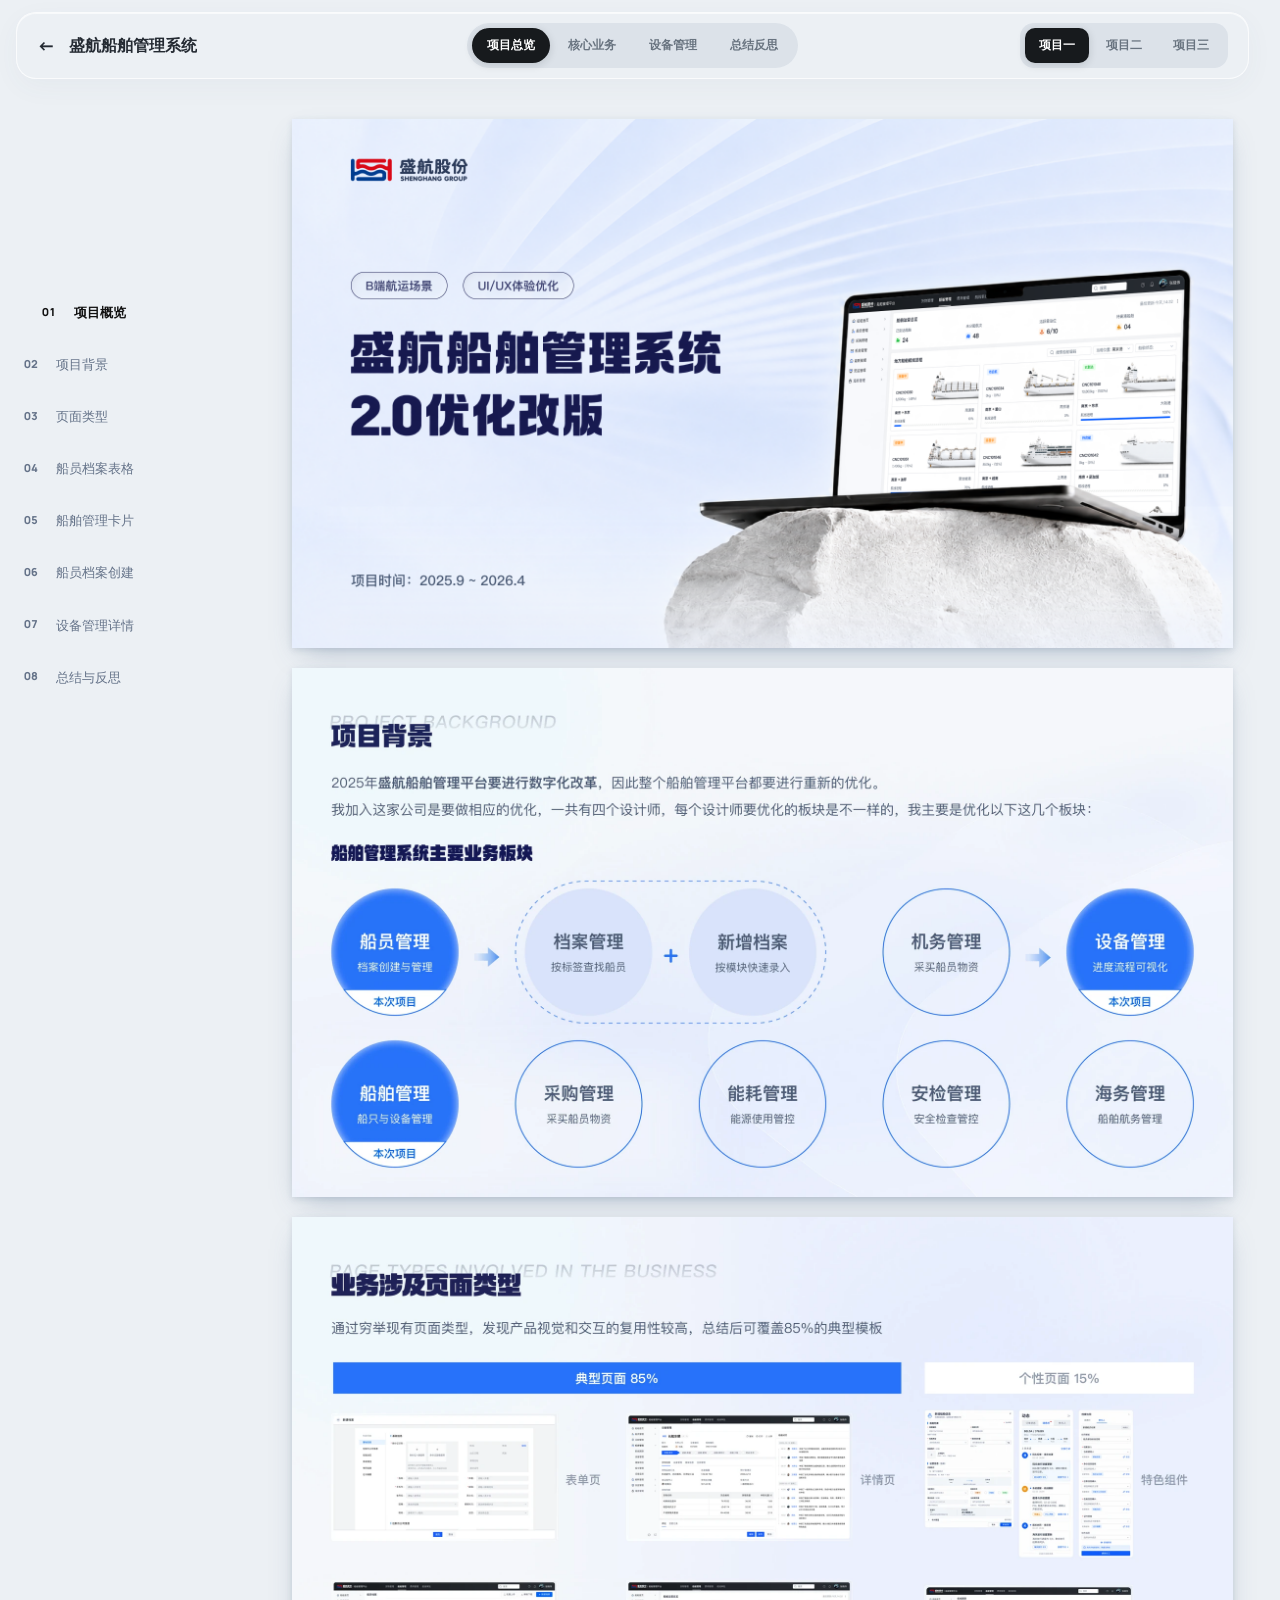
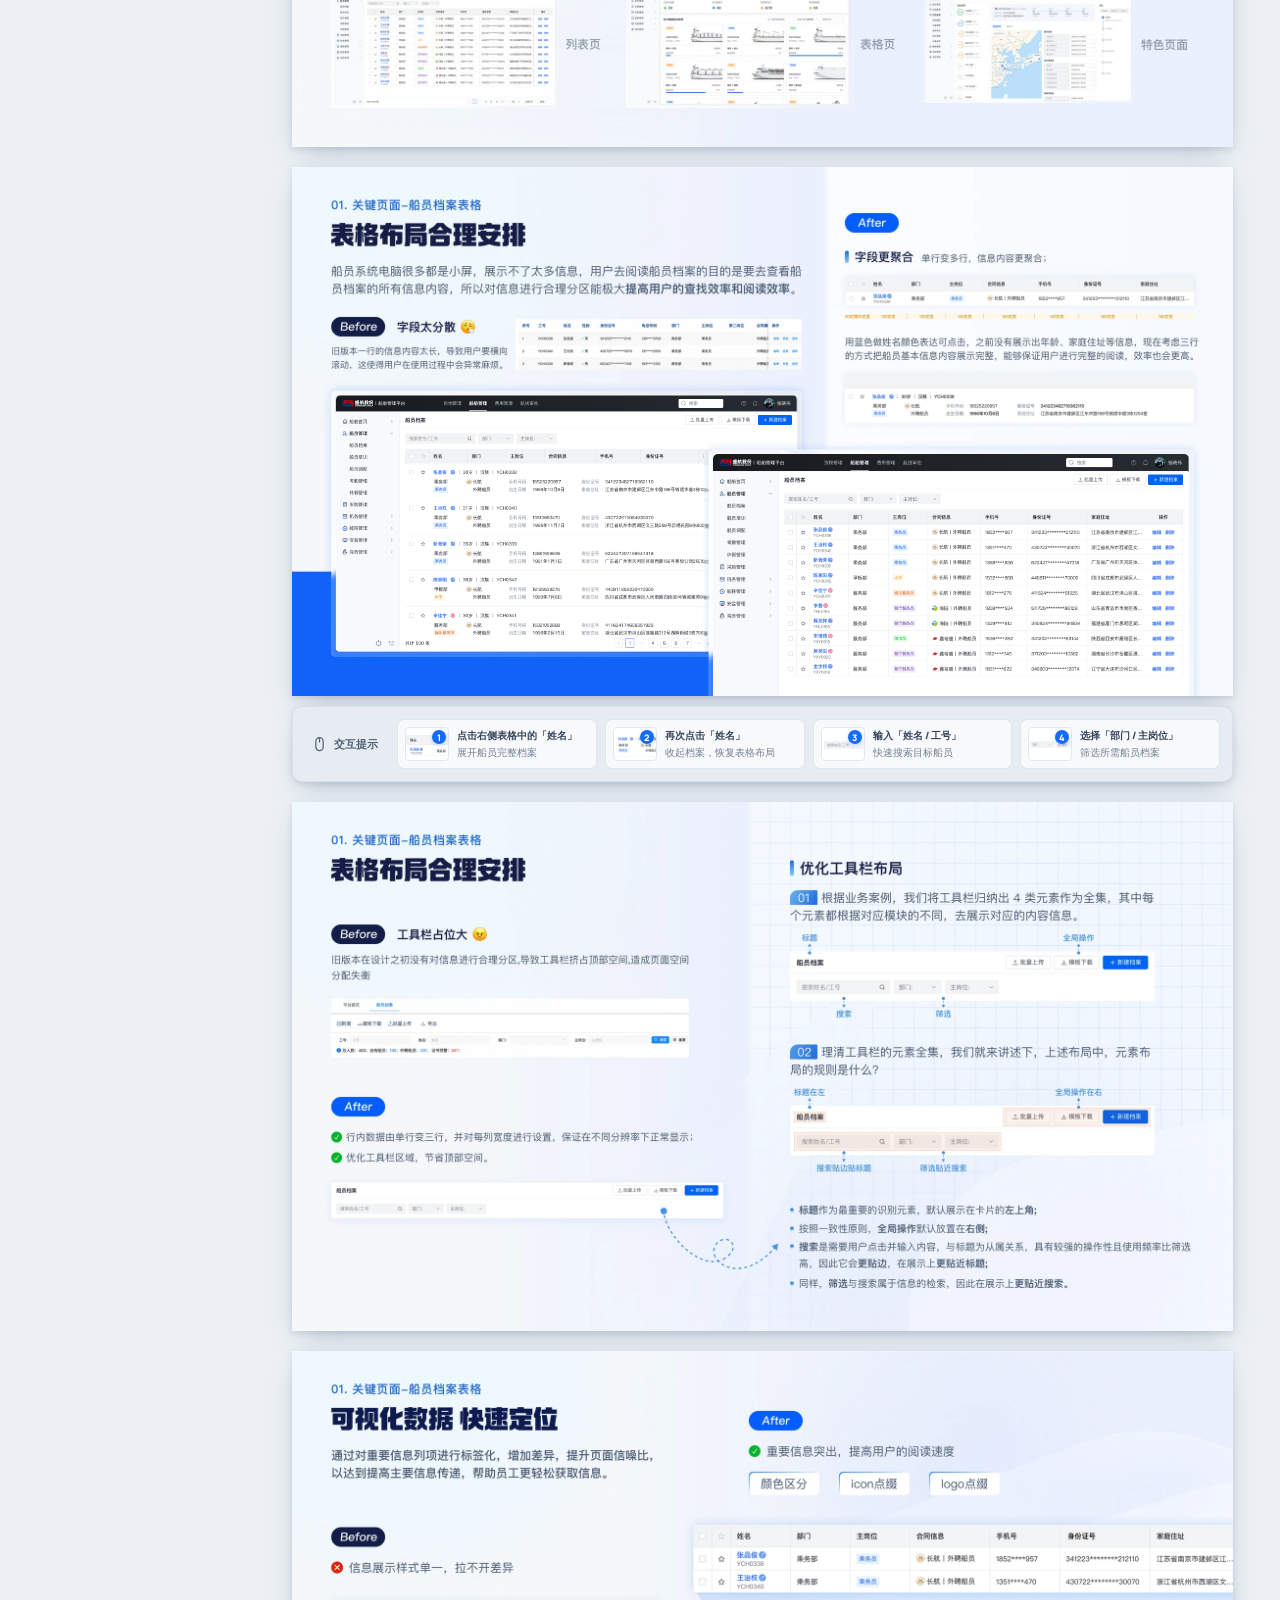
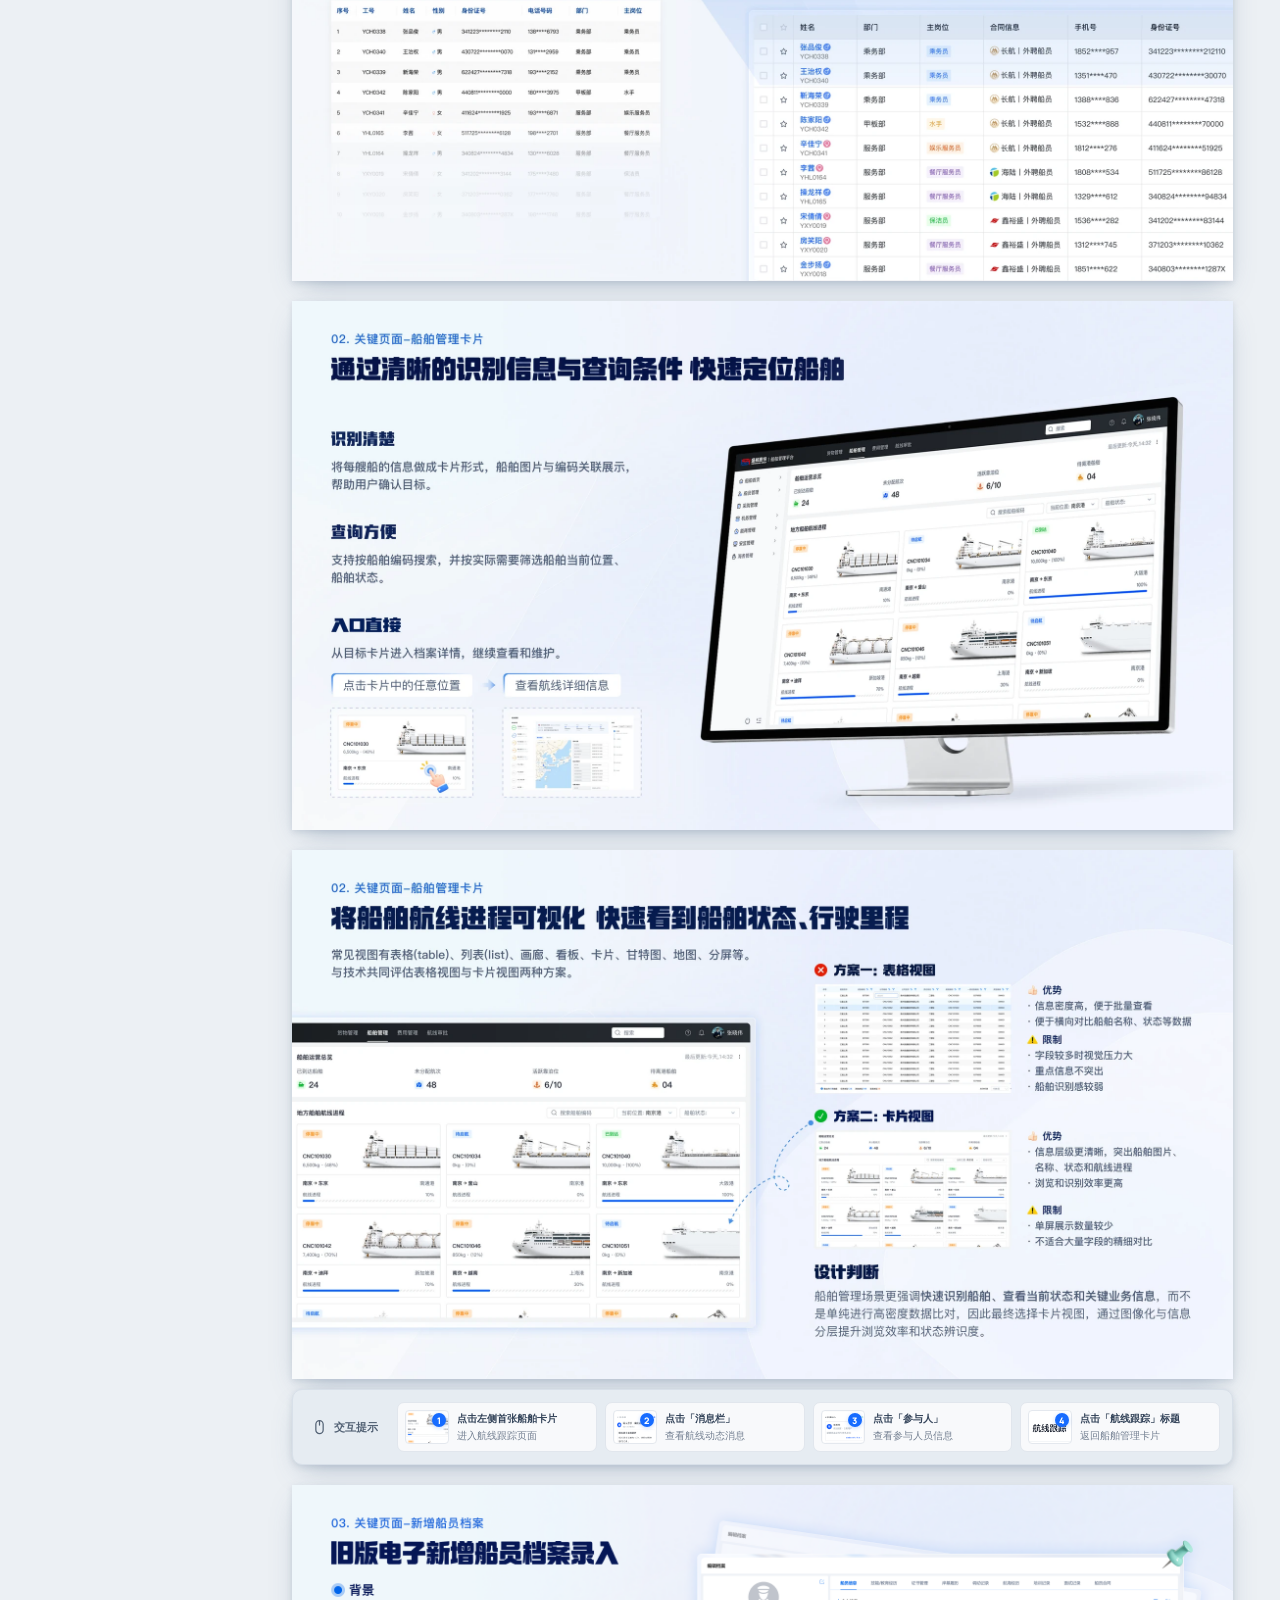
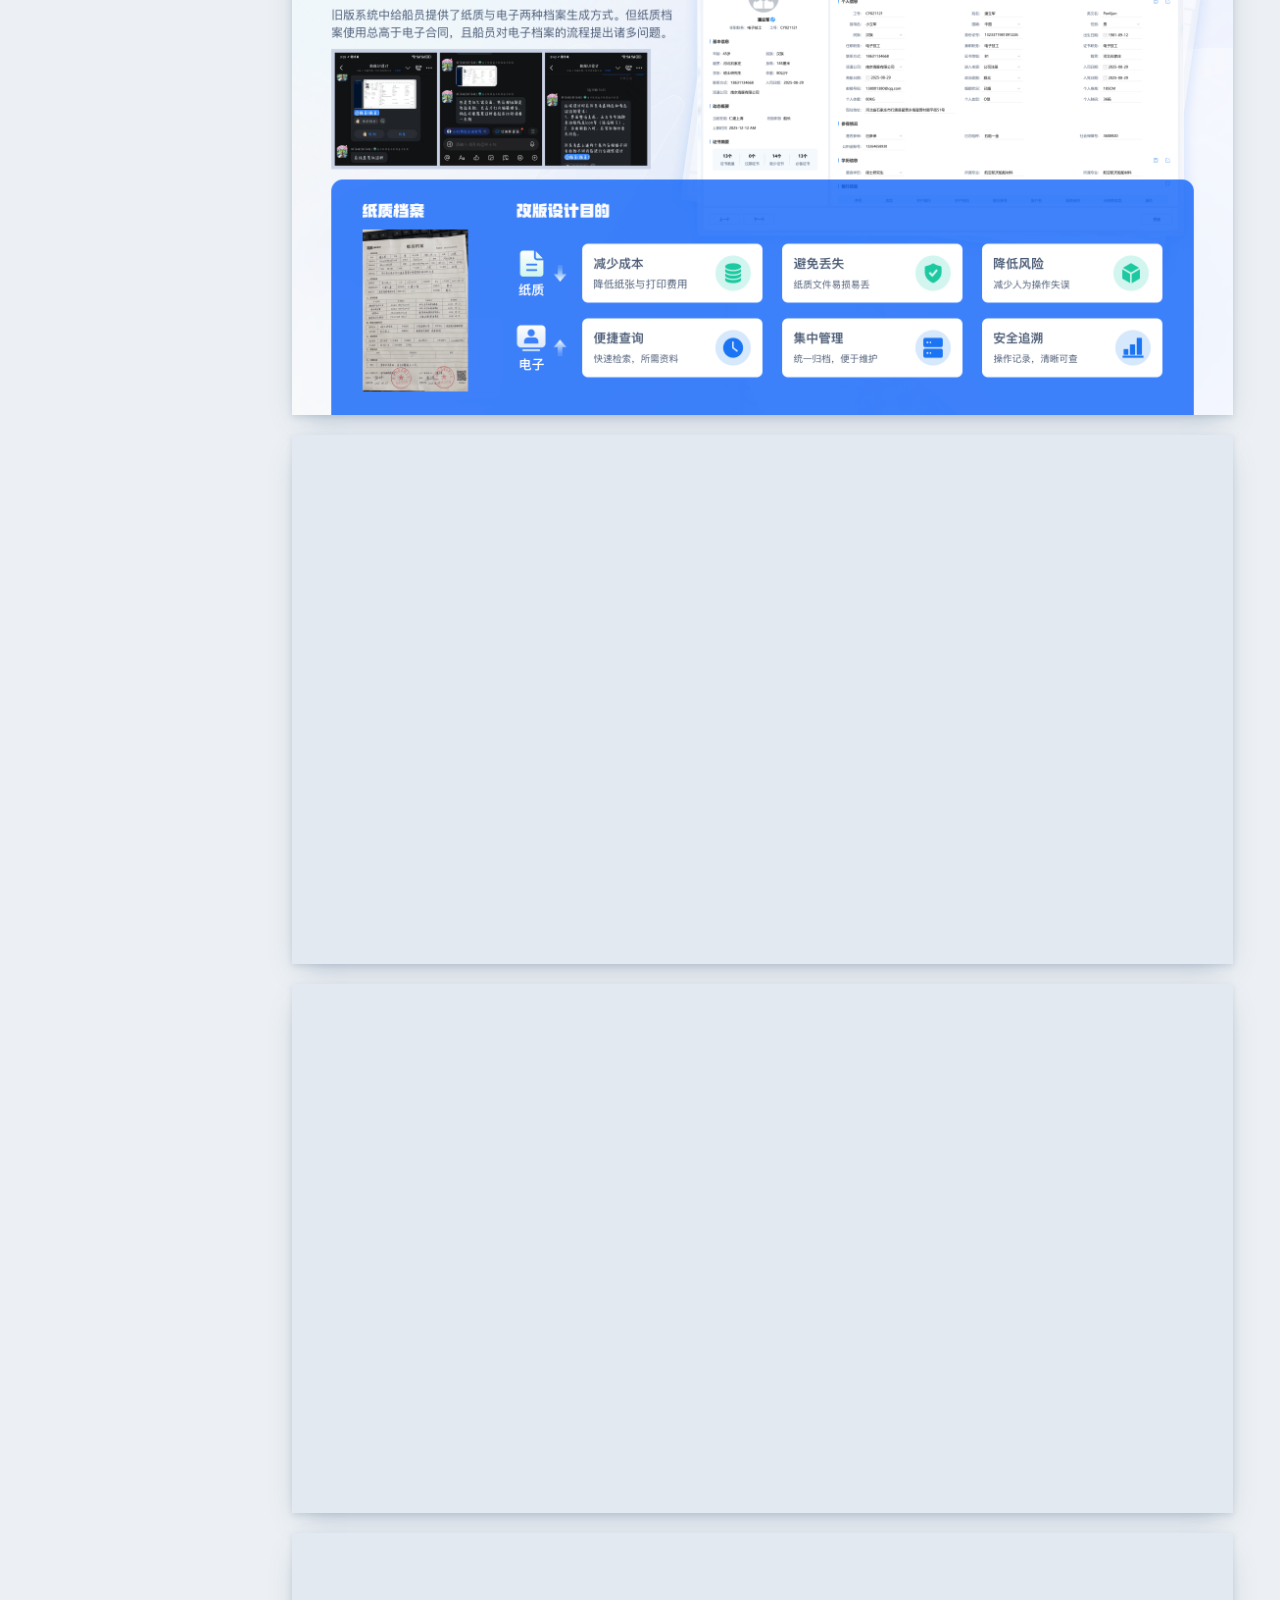
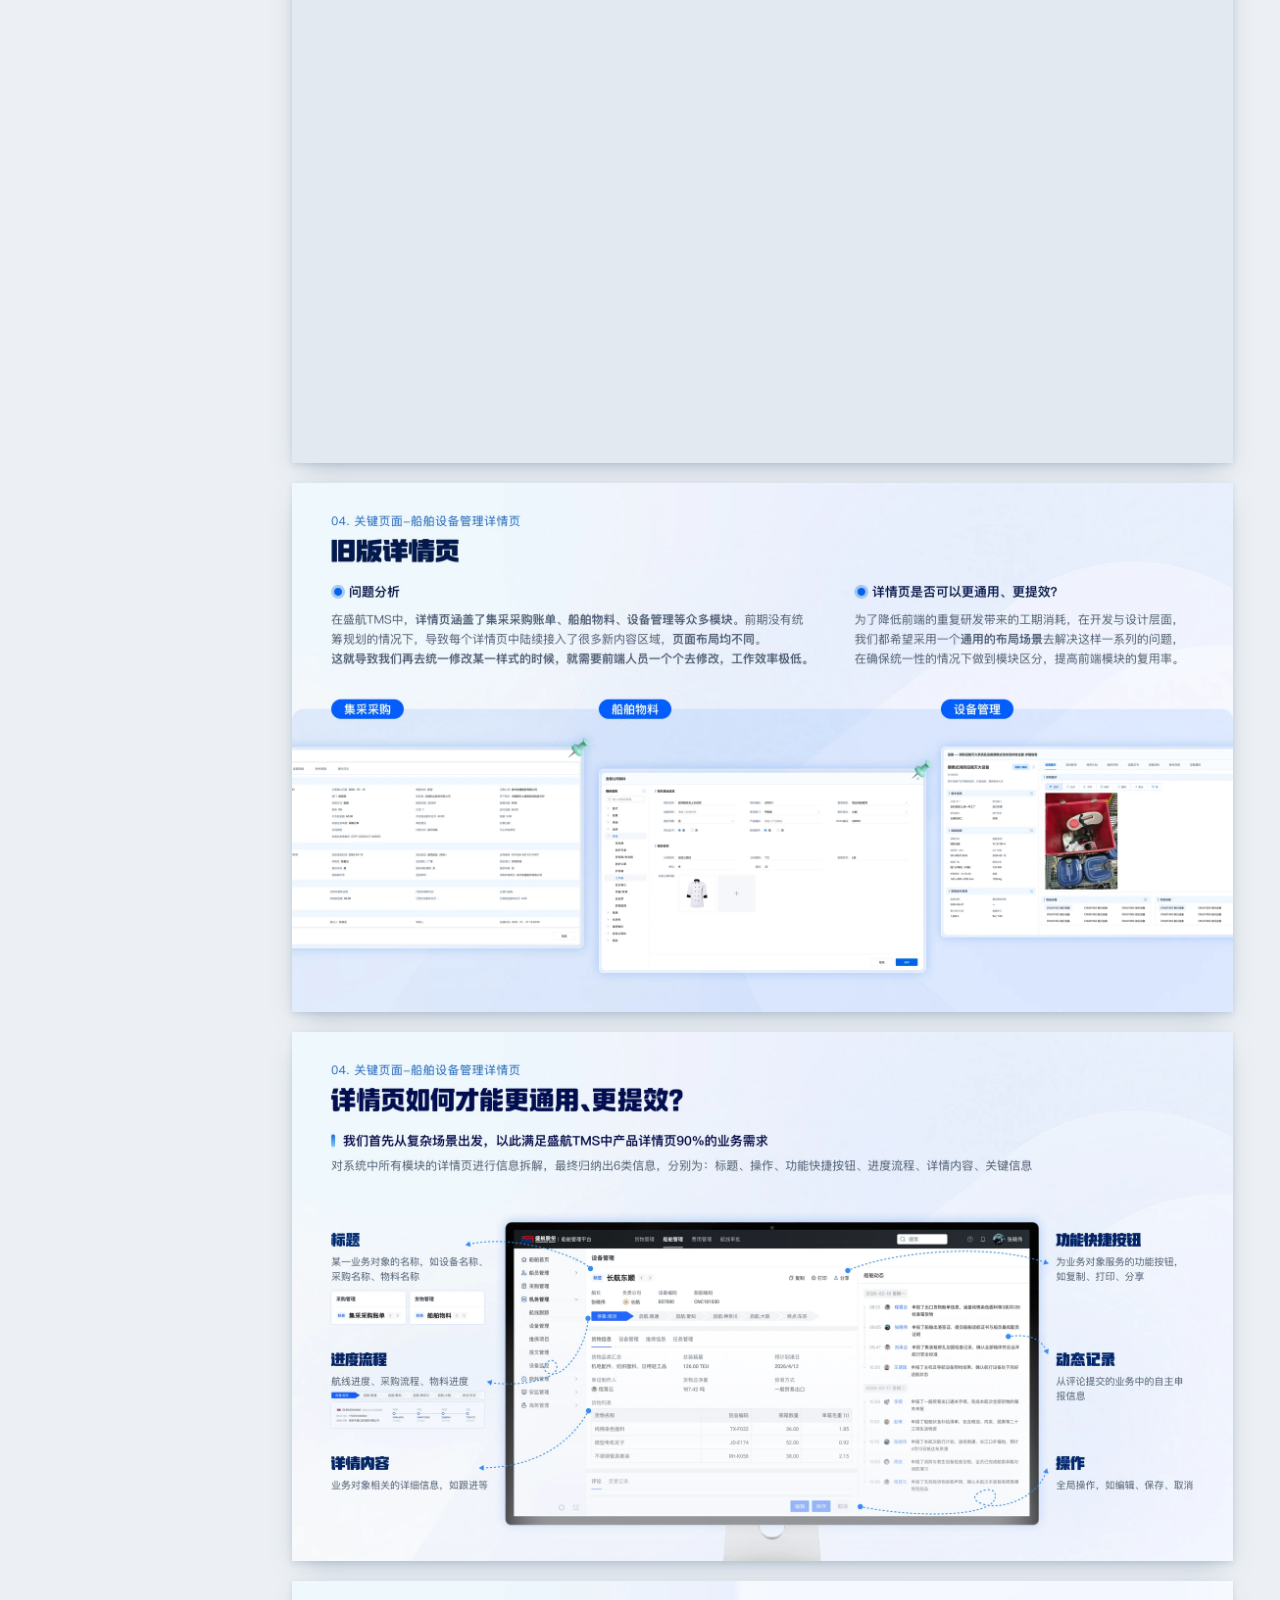
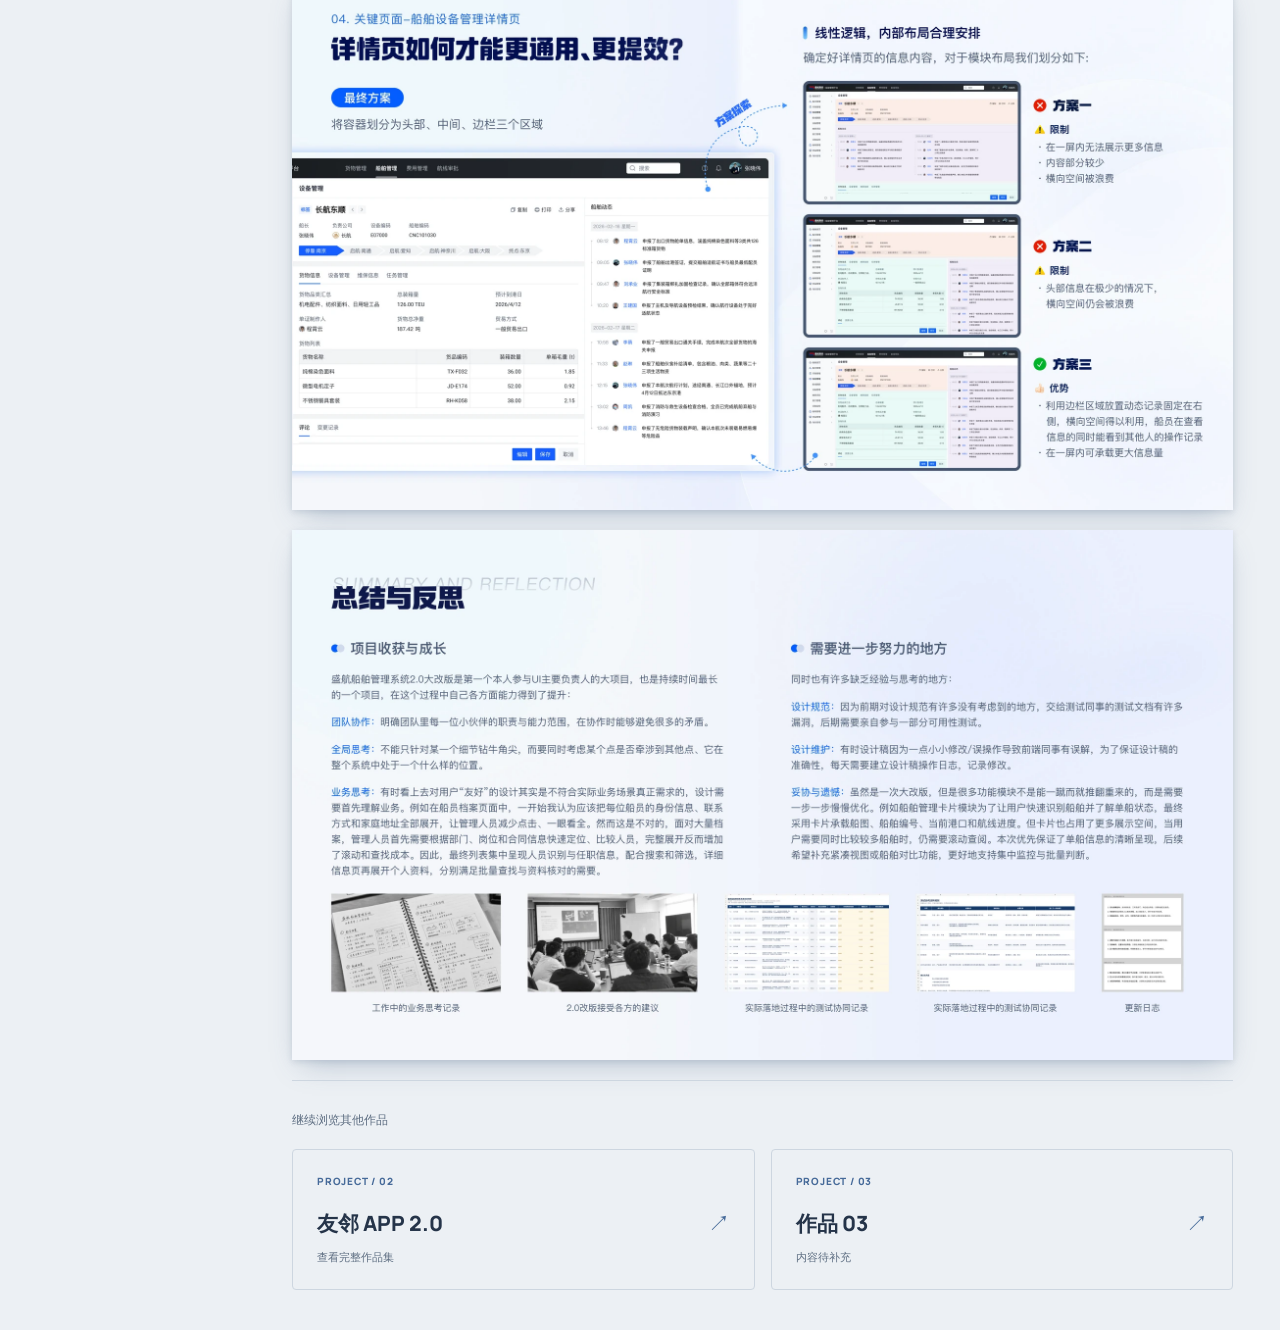
<file: shenghang.html>
<!doctype html>
<html lang="zh-CN">
<head>
  <meta charset="UTF-8">
  <meta name="viewport" content="width=device-width, initial-scale=1">
  <title>盛航船舶管理系统 — 魏莱作品集</title>
  <meta name="description" content="盛航船舶管理系统数字化改版作品集：船员档案、船舶管理与设备详情的交互及视觉设计。">
  <link rel="stylesheet" href="shenghang.css">
  <link rel="stylesheet" href="project-reading.css">
  <link rel="stylesheet" href="shenghang-theme.css">
  <link rel="stylesheet" href="project-navigation.css">
  <link rel="stylesheet" href="crew-portfolio.css">
  <link rel="stylesheet" href="vessel-portfolio.css">
  <script src="crew-portfolio.js" defer></script>
  <script src="vessel-portfolio.js" defer></script>
  <script src="shenghang.js" defer></script>
  <script src="case-cover-video.js" defer></script>
</head>
<body>
  <a class="skip-link" href="#project-content">跳到作品集内容</a>
  <header class="project-topbar" aria-label="项目导航">
    <a class="project-title-link" href="./#work" aria-label="返回设计项目：盛航船舶管理系统"><span aria-hidden="true">←</span><span>盛航船舶管理系统</span></a>
    <nav class="project-section-nav" aria-label="项目章节分组"><a class="project-section-link" href="#overview" data-chapters="overview background page-types" aria-current="location">项目总览</a><a class="project-section-link" href="#crew-table" data-chapters="crew-table vessel-cards crew-creation">核心业务</a><a class="project-section-link" href="#equipment-detail" data-chapters="equipment-detail">设备管理</a><a class="project-section-link" href="#reflection" data-chapters="reflection">总结反思</a></nav>
    <nav class="project-page-nav" aria-label="切换作品"><a class="project-page-link" href="shenghang.html" aria-current="page">项目一</a><a class="project-page-link" href="project-02.html">项目二</a><a class="project-page-link" href="project-03.html">项目三</a></nav>
  </header>
  <aside class="project-sidebar" aria-label="项目目录">
    <nav class="chapter-nav" aria-label="作品集章节">
        <a href="#overview" aria-current="location"><span class="chapter-number">01</span><span>项目概览</span><span class="chapter-range">01</span></a>
        <a href="#background"><span class="chapter-number">02</span><span>项目背景</span><span class="chapter-range">02</span></a>
        <a href="#page-types"><span class="chapter-number">03</span><span>页面类型</span><span class="chapter-range">03</span></a>
        <a href="#crew-table"><span class="chapter-number">04</span><span>船员档案表格</span><span class="chapter-range">04–06</span></a>
        <a href="#vessel-cards"><span class="chapter-number">05</span><span>船舶管理卡片</span><span class="chapter-range">07–08</span></a>
        <a href="#crew-creation"><span class="chapter-number">06</span><span>船员档案创建</span><span class="chapter-range">09–12</span></a>
        <a href="#equipment-detail"><span class="chapter-number">07</span><span>设备管理详情</span><span class="chapter-range">13–15</span></a>
        <a href="#reflection"><span class="chapter-number">08</span><span>总结与反思</span><span class="chapter-range">16</span></a>
    </nav>
  </aside>
  <main id="project-content" tabindex="-1">
    <header class="project-topline"><h1>盛航船舶管理系统 / 数字化改版</h1><span>UI / UX DESIGN</span></header>
    <section class="case-chapter" id="overview" aria-labelledby="overview-title">
      <div class="chapter-heading"><h2 id="overview-title"><span>01</span> 项目概览</h2><span>PAGE 01</span></div>
      <figure class="case-slide">
        <a href="assets/shenghang/01-cover-20261026.png" target="_blank" rel="noopener" aria-haspopup="dialog" aria-label="高清查看第 01 页：盛航船舶管理系统 2.0 优化改版封面（页面内放大）"><img src="assets/shenghang/01-cover-20261026.png" width="7680" height="4320" alt="盛航船舶管理系统 2.0 优化改版封面" fetchpriority="high" decoding="async"></a>
        <figcaption><span>01 / 16</span><a href="assets/shenghang/01-cover-20261026.png" target="_blank" rel="noopener" aria-haspopup="dialog" aria-label="高清查看第 01 页（页面内放大）">查看高清图 <span aria-hidden="true">↗</span></a></figcaption>
      </figure>
    </section>
    <section class="case-chapter" id="background" aria-labelledby="background-title">
      <div class="chapter-heading"><h2 id="background-title"><span>02</span> 项目背景</h2><span>PAGE 02</span></div>
      <figure class="case-slide">
        <a href="assets/shenghang/02-3840.webp" target="_blank" rel="noopener" aria-haspopup="dialog" aria-label="高清查看第 02 页：项目背景与核心业务模块（页面内放大）"><img src="assets/shenghang/02-1920.webp" srcset="assets/shenghang/02-1920.webp 1920w, assets/shenghang/02-3840.webp 3840w" sizes="(max-width: 800px) 100vw, calc(100vw - 320px)" width="3840" height="2160" alt="项目背景与核心业务模块" loading="lazy" decoding="async"></a>
        <figcaption><span>02 / 16</span><a href="assets/shenghang/02-3840.webp" target="_blank" rel="noopener" aria-haspopup="dialog" aria-label="高清查看第 02 页（页面内放大）">查看高清图 <span aria-hidden="true">↗</span></a></figcaption>
      </figure>
    </section>
    <section class="case-chapter" id="page-types" aria-labelledby="page-types-title">
      <div class="chapter-heading"><h2 id="page-types-title"><span>03</span> 页面类型</h2><span>PAGE 03</span></div>
      <figure class="case-slide">
        <a href="assets/shenghang/03-3840.webp" target="_blank" rel="noopener" aria-haspopup="dialog" aria-label="高清查看第 03 页：典型页面与个性页面分类（页面内放大）"><img src="assets/shenghang/03-1920.webp" srcset="assets/shenghang/03-1920.webp 1920w, assets/shenghang/03-3840.webp 3840w" sizes="(max-width: 800px) 100vw, calc(100vw - 320px)" width="3840" height="2160" alt="典型页面与个性页面分类" loading="lazy" decoding="async"></a>
        <figcaption><span>03 / 16</span><a href="assets/shenghang/03-3840.webp" target="_blank" rel="noopener" aria-haspopup="dialog" aria-label="高清查看第 03 页（页面内放大）">查看高清图 <span aria-hidden="true">↗</span></a></figcaption>
      </figure>
    </section>
    <section class="case-chapter" id="crew-table" aria-labelledby="crew-table-title">
      <div class="chapter-heading"><h2 id="crew-table-title"><span>04</span> 船员档案表格</h2><span>PAGE 04–06</span></div>
      <figure class="case-slide case-live-slide" data-crew-prototype="crew-prototype/index.html">
        <div class="crew-composition" data-crew-prototype="crew-prototype/index.html">
          <a href="assets/shenghang/04-3840.webp" target="_blank" rel="noopener" aria-haspopup="dialog" aria-label="高清查看第 04 页：船员档案表格：字段分组与布局（页面内放大）"><img src="assets/shenghang/04-1920.webp" srcset="assets/shenghang/04-1920.webp 1920w, assets/shenghang/04-3840.webp 3840w" sizes="(max-width: 800px) 100vw, calc(100vw - 320px)" width="3840" height="2160" alt="船员档案表格：字段分组与布局，两个产品窗口可直接操作" loading="lazy" decoding="async"></a>
        </div>
        <figcaption><span>04 / 16</span><a href="assets/shenghang/04-3840.webp" target="_blank" rel="noopener" aria-haspopup="dialog" aria-label="高清查看第 04 页（页面内放大）">查看高清图 <span aria-hidden="true">↗</span></a></figcaption>
      </figure>
      <aside class="vessel-interaction-guide crew-interaction-guide" id="crew-interaction-guide" aria-labelledby="crew-guide-title">
        <div class="vessel-guide-label" id="crew-guide-title"><svg viewBox="0 0 16 20" width="13" height="17" fill="none" aria-hidden="true"><rect x="3.5" y="1.5" width="9" height="16" rx="4.5" stroke="currentColor" stroke-width="1.5"/><path d="M8 2v5" stroke="currentColor" stroke-width="1.5" stroke-linecap="round"/></svg><span>交互提示</span></div>
        <ol class="vessel-guide-steps">
          <li class="vessel-guide-step"><span class="vessel-guide-shot crew-guide-shot-expand" aria-hidden="true"><span>1</span></span><div><strong>点击右侧表格中的「姓名」</strong><p>展开船员完整档案</p></div></li>
          <li class="vessel-guide-step"><span class="vessel-guide-shot crew-guide-shot-collapse" aria-hidden="true"><span>2</span></span><div><strong>再次点击「姓名」</strong><p>收起档案，恢复表格布局</p></div></li>
          <li class="vessel-guide-step"><span class="vessel-guide-shot crew-guide-shot-search" aria-hidden="true"><span>3</span></span><div><strong>输入「姓名 / 工号」</strong><p>快速搜索目标船员</p></div></li>
          <li class="vessel-guide-step"><span class="vessel-guide-shot crew-guide-shot-filter" aria-hidden="true"><span>4</span></span><div><strong>选择「部门 / 主岗位」</strong><p>筛选所需船员档案</p></div></li>
        </ol>
      </aside>
      <figure class="case-slide">
        <a href="assets/shenghang/05-3840.webp" target="_blank" rel="noopener" aria-haspopup="dialog" aria-label="高清查看第 05 页：船员档案表格：工具栏优化（页面内放大）"><img src="assets/shenghang/05-1920.webp" srcset="assets/shenghang/05-1920.webp 1920w, assets/shenghang/05-3840.webp 3840w" sizes="(max-width: 800px) 100vw, calc(100vw - 320px)" width="3840" height="2160" alt="船员档案表格：工具栏优化" loading="lazy" decoding="async"></a>
        <figcaption><span>05 / 16</span><a href="assets/shenghang/05-3840.webp" target="_blank" rel="noopener" aria-haspopup="dialog" aria-label="高清查看第 05 页（页面内放大）">查看高清图 <span aria-hidden="true">↗</span></a></figcaption>
      </figure>
      <figure class="case-slide">
        <a href="assets/shenghang/06-3840.webp" target="_blank" rel="noopener" aria-haspopup="dialog" aria-label="高清查看第 06 页：船员档案表格：数据可视化与快速定位（页面内放大）"><img src="assets/shenghang/06-1920.webp" srcset="assets/shenghang/06-1920.webp 1920w, assets/shenghang/06-3840.webp 3840w" sizes="(max-width: 800px) 100vw, calc(100vw - 320px)" width="3840" height="2160" alt="船员档案表格：数据可视化与快速定位" loading="lazy" decoding="async"></a>
        <figcaption><span>06 / 16</span><a href="assets/shenghang/06-3840.webp" target="_blank" rel="noopener" aria-haspopup="dialog" aria-label="高清查看第 06 页（页面内放大）">查看高清图 <span aria-hidden="true">↗</span></a></figcaption>
      </figure>
    </section>
    <section class="case-chapter" id="vessel-cards" aria-labelledby="vessel-cards-title">
      <div class="chapter-heading"><h2 id="vessel-cards-title"><span>05</span> 船舶管理卡片</h2><span>PAGE 07–08</span></div>
      <figure class="case-slide">
        <a href="assets/shenghang/07-3840.webp" target="_blank" rel="noopener" aria-haspopup="dialog" aria-label="高清查看第 07 页：船舶管理卡片：识别信息与查询条件（页面内放大）"><img src="assets/shenghang/07-1920.webp" srcset="assets/shenghang/07-1920.webp 1920w, assets/shenghang/07-3840.webp 3840w" sizes="(max-width: 800px) 100vw, calc(100vw - 320px)" width="3840" height="2160" alt="船舶管理卡片：识别信息与查询条件" loading="lazy" decoding="async"></a>
        <figcaption><span>07 / 16</span><a href="assets/shenghang/07-3840.webp" target="_blank" rel="noopener" aria-haspopup="dialog" aria-label="高清查看第 07 页（页面内放大）">查看高清图 <span aria-hidden="true">↗</span></a></figcaption>
      </figure>

      <figure class="case-slide case-live-vessel-slide" id="vessel-interactive" data-vessel-prototype="vessel-prototype/index.html">
        <div class="vessel-composition" data-vessel-prototype="vessel-prototype/index.html">
          <a href="assets/shenghang/08-3840.webp" target="_blank" rel="noopener" aria-haspopup="dialog" aria-label="高清查看第 08 页：船舶管理卡片：航线进程与状态可视化（页面内放大）"><img src="assets/shenghang/08-1920.webp" srcset="assets/shenghang/08-1920.webp 1920w, assets/shenghang/08-3840.webp 3840w" sizes="(max-width: 800px) 100vw, calc(100vw - 320px)" width="3840" height="2160" alt="船舶管理卡片：航线进程与状态可视化，可直接点击首张船舶卡片体验原型" loading="lazy" decoding="async"></a>
        </div>
        <figcaption><span>08 / 16</span><a href="assets/shenghang/08-3840.webp" target="_blank" rel="noopener" aria-haspopup="dialog" aria-label="高清查看第 08 页（页面内放大）">查看高清图 <span aria-hidden="true">↗</span></a></figcaption>
      </figure>
      <aside class="vessel-interaction-guide" id="vessel-interaction-guide" aria-labelledby="vessel-guide-title">
        <div class="vessel-guide-label" id="vessel-guide-title"><svg viewBox="0 0 16 20" width="13" height="17" fill="none" aria-hidden="true"><rect x="3.5" y="1.5" width="9" height="16" rx="4.5" stroke="currentColor" stroke-width="1.5"/><path d="M8 2v5" stroke="currentColor" stroke-width="1.5" stroke-linecap="round"/></svg><span>交互提示</span></div>
        <ol class="vessel-guide-steps">
          <li class="vessel-guide-step"><span class="vessel-guide-shot vessel-guide-shot-card" aria-hidden="true"><span>1</span></span><div><strong>点击左侧首张船舶卡片</strong><p>进入航线跟踪页面</p></div></li>
          <li class="vessel-guide-step"><span class="vessel-guide-shot vessel-guide-shot-messages" aria-hidden="true"><span>2</span></span><div><strong>点击「消息栏」</strong><p>查看航线动态消息</p></div></li>
          <li class="vessel-guide-step"><span class="vessel-guide-shot vessel-guide-shot-people" aria-hidden="true"><span>3</span></span><div><strong>点击「参与人」</strong><p>查看参与人员信息</p></div></li>
          <li class="vessel-guide-step"><span class="vessel-guide-shot vessel-guide-shot-return" aria-hidden="true"><span>4</span></span><div><strong>点击「航线跟踪」标题</strong><p>返回船舶管理卡片</p></div></li>
        </ol>
      </aside>
    </section>
    <section class="case-chapter" id="crew-creation" aria-labelledby="crew-creation-title">
      <div class="chapter-heading"><h2 id="crew-creation-title"><span>06</span> 船员档案创建</h2><span>PAGE 09–12</span></div>
      <figure class="case-slide" id="crew-creation-background">
        <a href="assets/shenghang/08-form-20261026.png" target="_blank" rel="noopener" aria-haspopup="dialog" aria-label="高清查看第 09 页：旧版电子新增船员档案录入：项目背景与改版设计目的（页面内放大）"><img src="assets/shenghang/08-form-20261026.png" width="7680" height="4320" alt="旧版电子新增船员档案录入：项目背景与改版设计目的" loading="lazy" decoding="async"></a>
        <figcaption><span>09 / 16</span><a href="assets/shenghang/08-form-20261026.png" target="_blank" rel="noopener" aria-haspopup="dialog" aria-label="高清查看第 09 页（页面内放大）">查看高清图 <span aria-hidden="true">↗</span></a></figcaption>
      </figure>
      <figure class="case-slide">
        <a href="assets/shenghang/10-3840.webp" target="_blank" rel="noopener" aria-haspopup="dialog" aria-label="高清查看第 10 页：新增船员档案：旧版问题总结（页面内放大）"><img src="assets/shenghang/10-1920.webp" srcset="assets/shenghang/10-1920.webp 1920w, assets/shenghang/10-3840.webp 3840w" sizes="(max-width: 800px) 100vw, calc(100vw - 320px)" width="3840" height="2160" alt="新增船员档案：旧版问题总结" loading="lazy" decoding="async"></a>
        <figcaption><span>10 / 16</span><a href="assets/shenghang/10-3840.webp" target="_blank" rel="noopener" aria-haspopup="dialog" aria-label="高清查看第 10 页（页面内放大）">查看高清图 <span aria-hidden="true">↗</span></a></figcaption>
      </figure>
      <figure class="case-slide">
        <a href="assets/shenghang/11-3840.webp" target="_blank" rel="noopener" aria-haspopup="dialog" aria-label="高清查看第 11 页：新增船员档案：整体布局优化（页面内放大）"><img src="assets/shenghang/11-1920.webp" srcset="assets/shenghang/11-1920.webp 1920w, assets/shenghang/11-3840.webp 3840w" sizes="(max-width: 800px) 100vw, calc(100vw - 320px)" width="3840" height="2160" alt="新增船员档案：整体布局优化" loading="lazy" decoding="async"></a>
        <figcaption><span>11 / 16</span><a href="assets/shenghang/11-3840.webp" target="_blank" rel="noopener" aria-haspopup="dialog" aria-label="高清查看第 11 页（页面内放大）">查看高清图 <span aria-hidden="true">↗</span></a></figcaption>
      </figure>
      <figure class="case-slide">
        <a href="assets/shenghang/12-3840.webp" target="_blank" rel="noopener" aria-haspopup="dialog" aria-label="高清查看第 12 页：新增船员档案：减少重复录入（页面内放大）"><img src="assets/shenghang/12-1920.webp" srcset="assets/shenghang/12-1920.webp 1920w, assets/shenghang/12-3840.webp 3840w" sizes="(max-width: 800px) 100vw, calc(100vw - 320px)" width="3840" height="2160" alt="新增船员档案：减少重复录入" loading="lazy" decoding="async"></a>
        <figcaption><span>12 / 16</span><a href="assets/shenghang/12-3840.webp" target="_blank" rel="noopener" aria-haspopup="dialog" aria-label="高清查看第 12 页（页面内放大）">查看高清图 <span aria-hidden="true">↗</span></a></figcaption>
      </figure>
    </section>
    <section class="case-chapter" id="equipment-detail" aria-labelledby="equipment-detail-title">
      <div class="chapter-heading"><h2 id="equipment-detail-title"><span>07</span> 设备管理详情</h2><span>PAGE 13–15</span></div>
      <figure class="case-slide">
        <a href="assets/shenghang/13-3840.webp" target="_blank" rel="noopener" aria-haspopup="dialog" aria-label="高清查看第 13 页：设备管理详情：旧版问题分析（页面内放大）"><img src="assets/shenghang/13-1920.webp" srcset="assets/shenghang/13-1920.webp 1920w, assets/shenghang/13-3840.webp 3840w" sizes="(max-width: 800px) 100vw, calc(100vw - 320px)" width="3840" height="2160" alt="设备管理详情：旧版问题分析" loading="lazy" decoding="async"></a>
        <figcaption><span>13 / 16</span><a href="assets/shenghang/13-3840.webp" target="_blank" rel="noopener" aria-haspopup="dialog" aria-label="高清查看第 13 页（页面内放大）">查看高清图 <span aria-hidden="true">↗</span></a></figcaption>
      </figure>
      <figure class="case-slide">
        <a href="assets/shenghang/14-3840.webp" target="_blank" rel="noopener" aria-haspopup="dialog" aria-label="高清查看第 14 页：设备管理详情：通用模块与提效思路（页面内放大）"><img src="assets/shenghang/14-1920.webp" srcset="assets/shenghang/14-1920.webp 1920w, assets/shenghang/14-3840.webp 3840w" sizes="(max-width: 800px) 100vw, calc(100vw - 320px)" width="3840" height="2160" alt="设备管理详情：通用模块与提效思路" loading="lazy" decoding="async"></a>
        <figcaption><span>14 / 16</span><a href="assets/shenghang/14-3840.webp" target="_blank" rel="noopener" aria-haspopup="dialog" aria-label="高清查看第 14 页（页面内放大）">查看高清图 <span aria-hidden="true">↗</span></a></figcaption>
      </figure>
      <figure class="case-slide">
        <a href="assets/shenghang/15-3840.webp" target="_blank" rel="noopener" aria-haspopup="dialog" aria-label="高清查看第 15 页：设备管理详情：方案探索与设计结果（页面内放大）"><img src="assets/shenghang/15-1920.webp" srcset="assets/shenghang/15-1920.webp 1920w, assets/shenghang/15-3840.webp 3840w" sizes="(max-width: 800px) 100vw, calc(100vw - 320px)" width="3840" height="2160" alt="设备管理详情：方案探索与设计结果" loading="lazy" decoding="async"></a>
        <figcaption><span>15 / 16</span><a href="assets/shenghang/15-3840.webp" target="_blank" rel="noopener" aria-haspopup="dialog" aria-label="高清查看第 15 页（页面内放大）">查看高清图 <span aria-hidden="true">↗</span></a></figcaption>
      </figure>
    </section>
    <section class="case-chapter" id="reflection" aria-labelledby="reflection-title">
      <div class="chapter-heading"><h2 id="reflection-title"><span>08</span> 总结与反思</h2><span>PAGE 16</span></div>
      <figure class="case-slide">
        <a href="assets/shenghang/16-3840.webp" target="_blank" rel="noopener" aria-haspopup="dialog" aria-label="高清查看第 16 页：总结与反思：项目收获与改进方向（页面内放大）"><img src="assets/shenghang/16-1920.webp" srcset="assets/shenghang/16-1920.webp 1920w, assets/shenghang/16-3840.webp 3840w" sizes="(max-width: 800px) 100vw, calc(100vw - 320px)" width="3840" height="2160" alt="总结与反思：项目收获与改进方向" loading="lazy" decoding="async"></a>
        <figcaption><span>16 / 16</span><a href="assets/shenghang/16-3840.webp" target="_blank" rel="noopener" aria-haspopup="dialog" aria-label="高清查看第 16 页（页面内放大）">查看高清图 <span aria-hidden="true">↗</span></a></figcaption>
      </figure>
    </section>
    <footer class="project-end" aria-label="切换作品">
      <p class="project-switch-label">继续浏览其他作品</p>
      <nav class="project-switcher" aria-label="其他作品">
        <a class="project-switch-card" href="project-02.html"><span class="switch-meta">PROJECT / 02</span><span class="switch-title">友邻 APP 2.0 <span aria-hidden="true">↗</span></span><span class="switch-status">查看完整作品集</span></a>
        <a class="project-switch-card" href="project-03.html"><span class="switch-meta">PROJECT / 03</span><span class="switch-title">作品 03 <span aria-hidden="true">↗</span></span><span class="switch-status">内容待补充</span></a>
      </nav>
    </footer>
  </main>
</body>
</html>
</file>
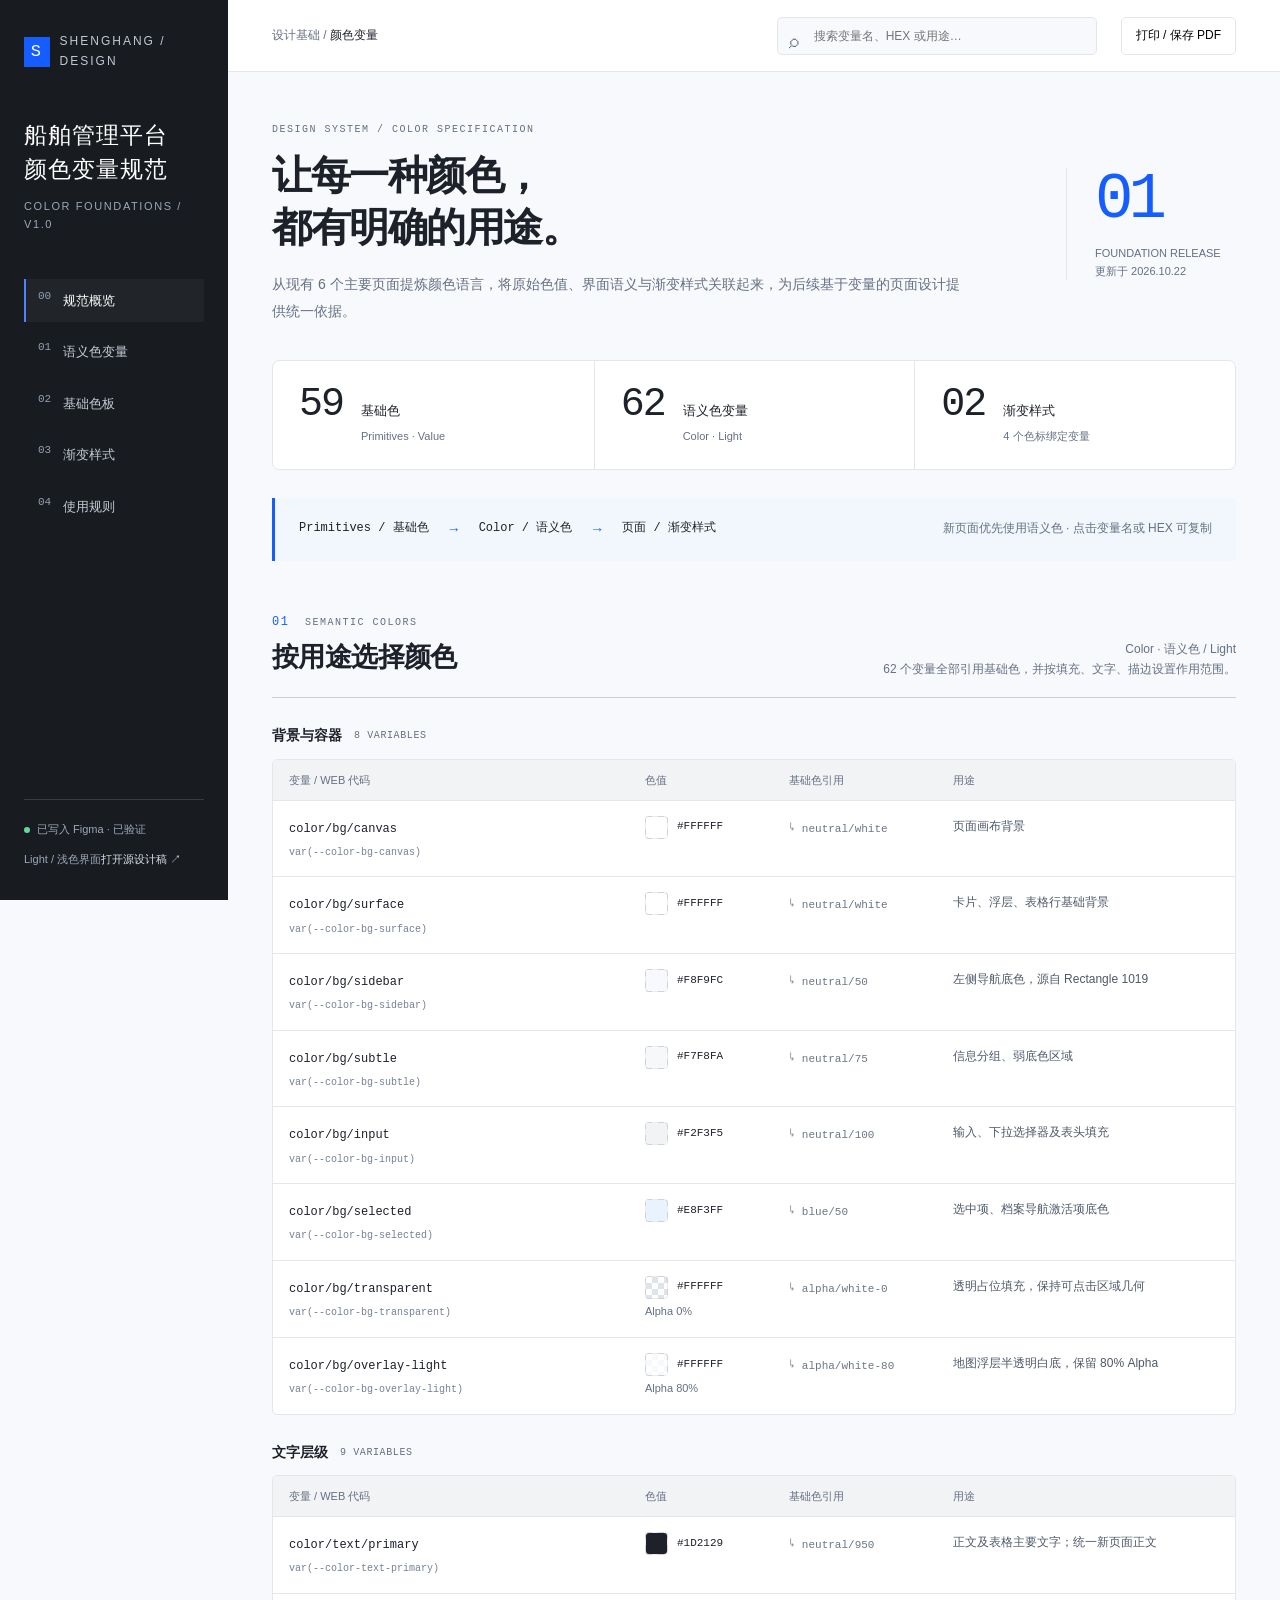
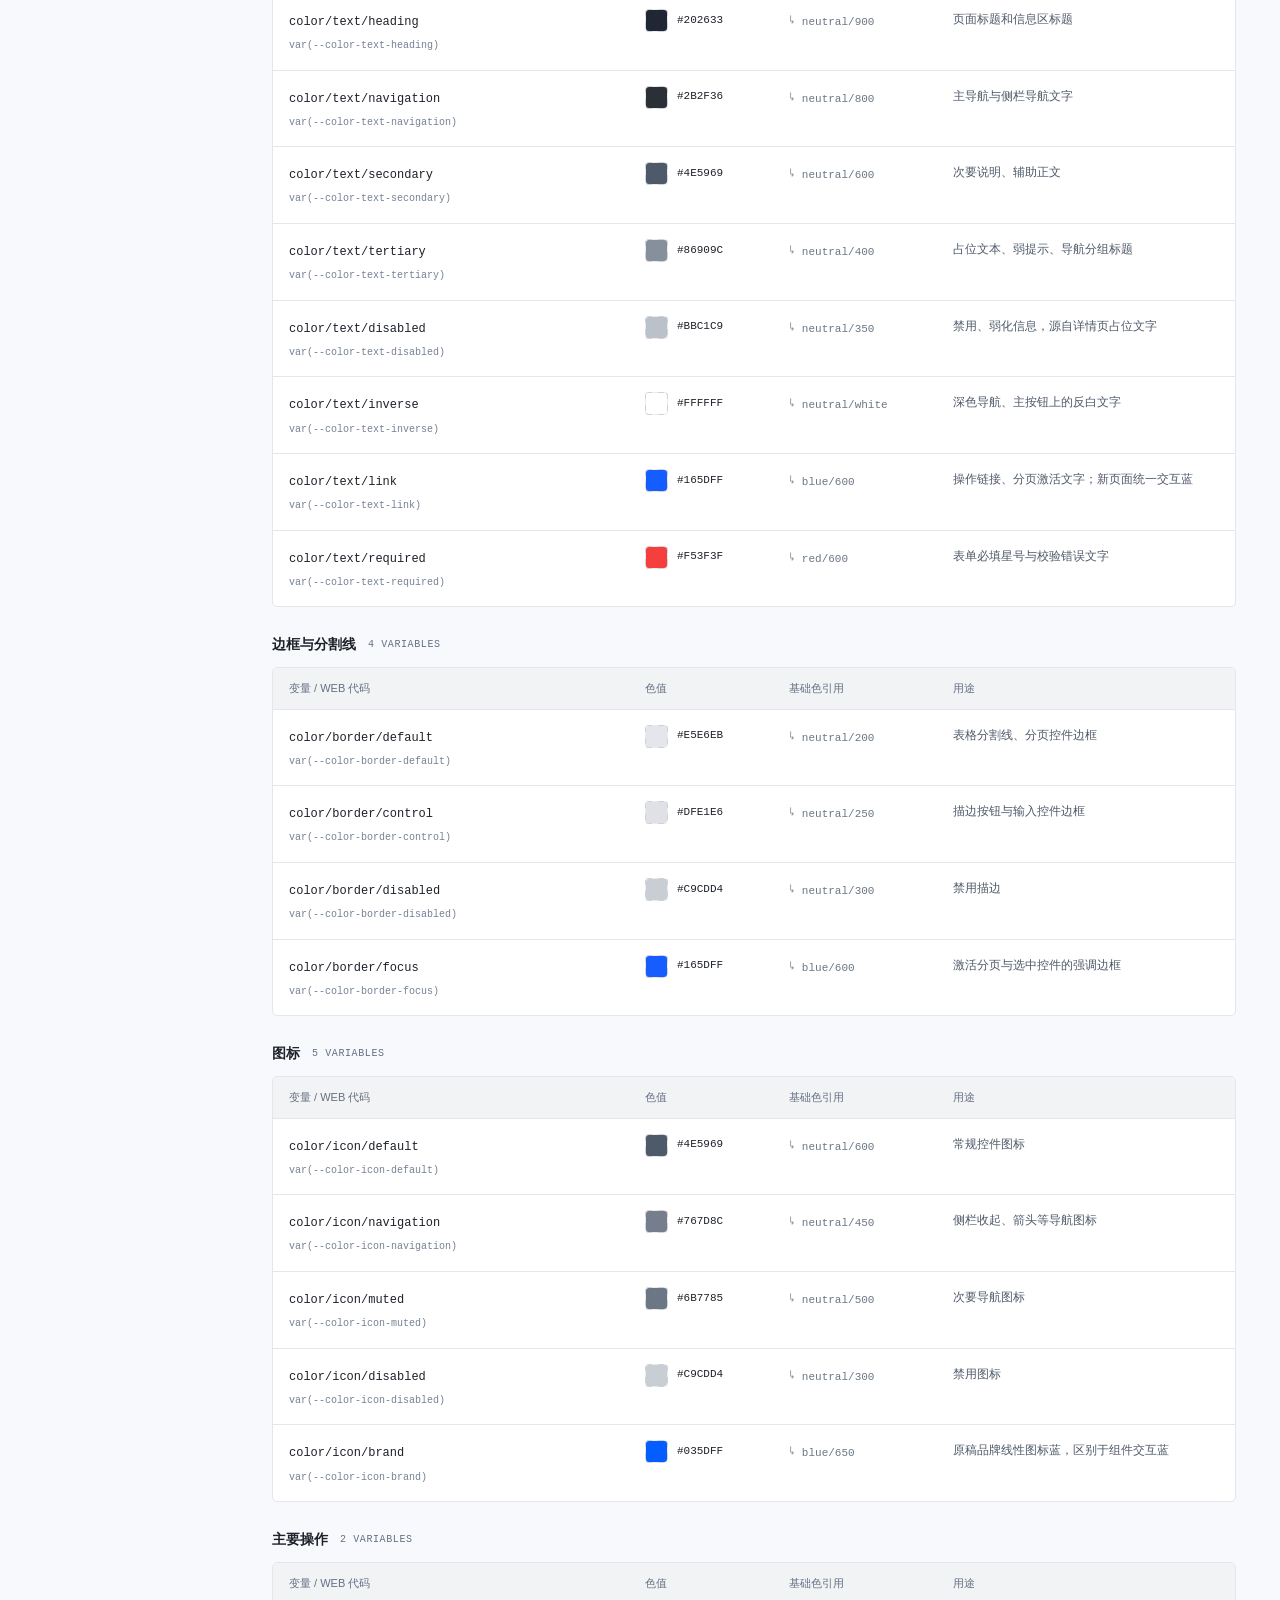
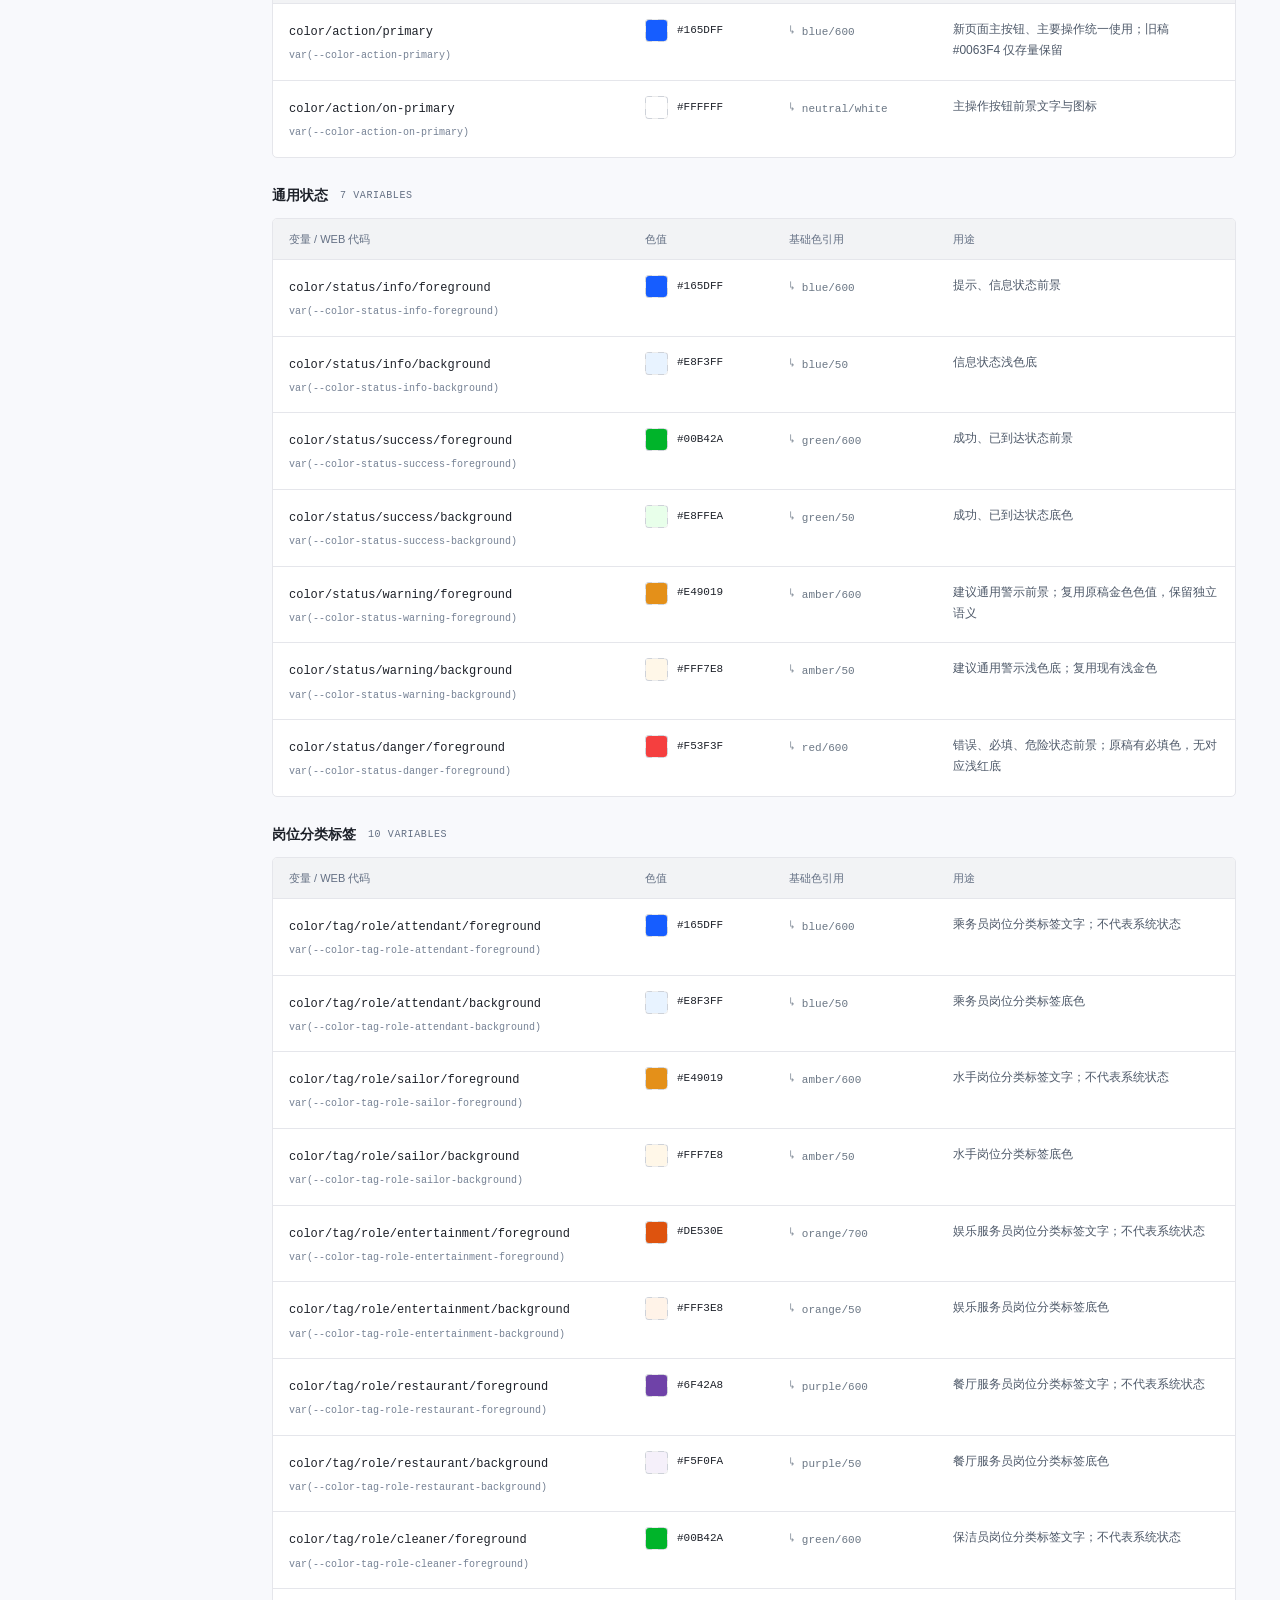
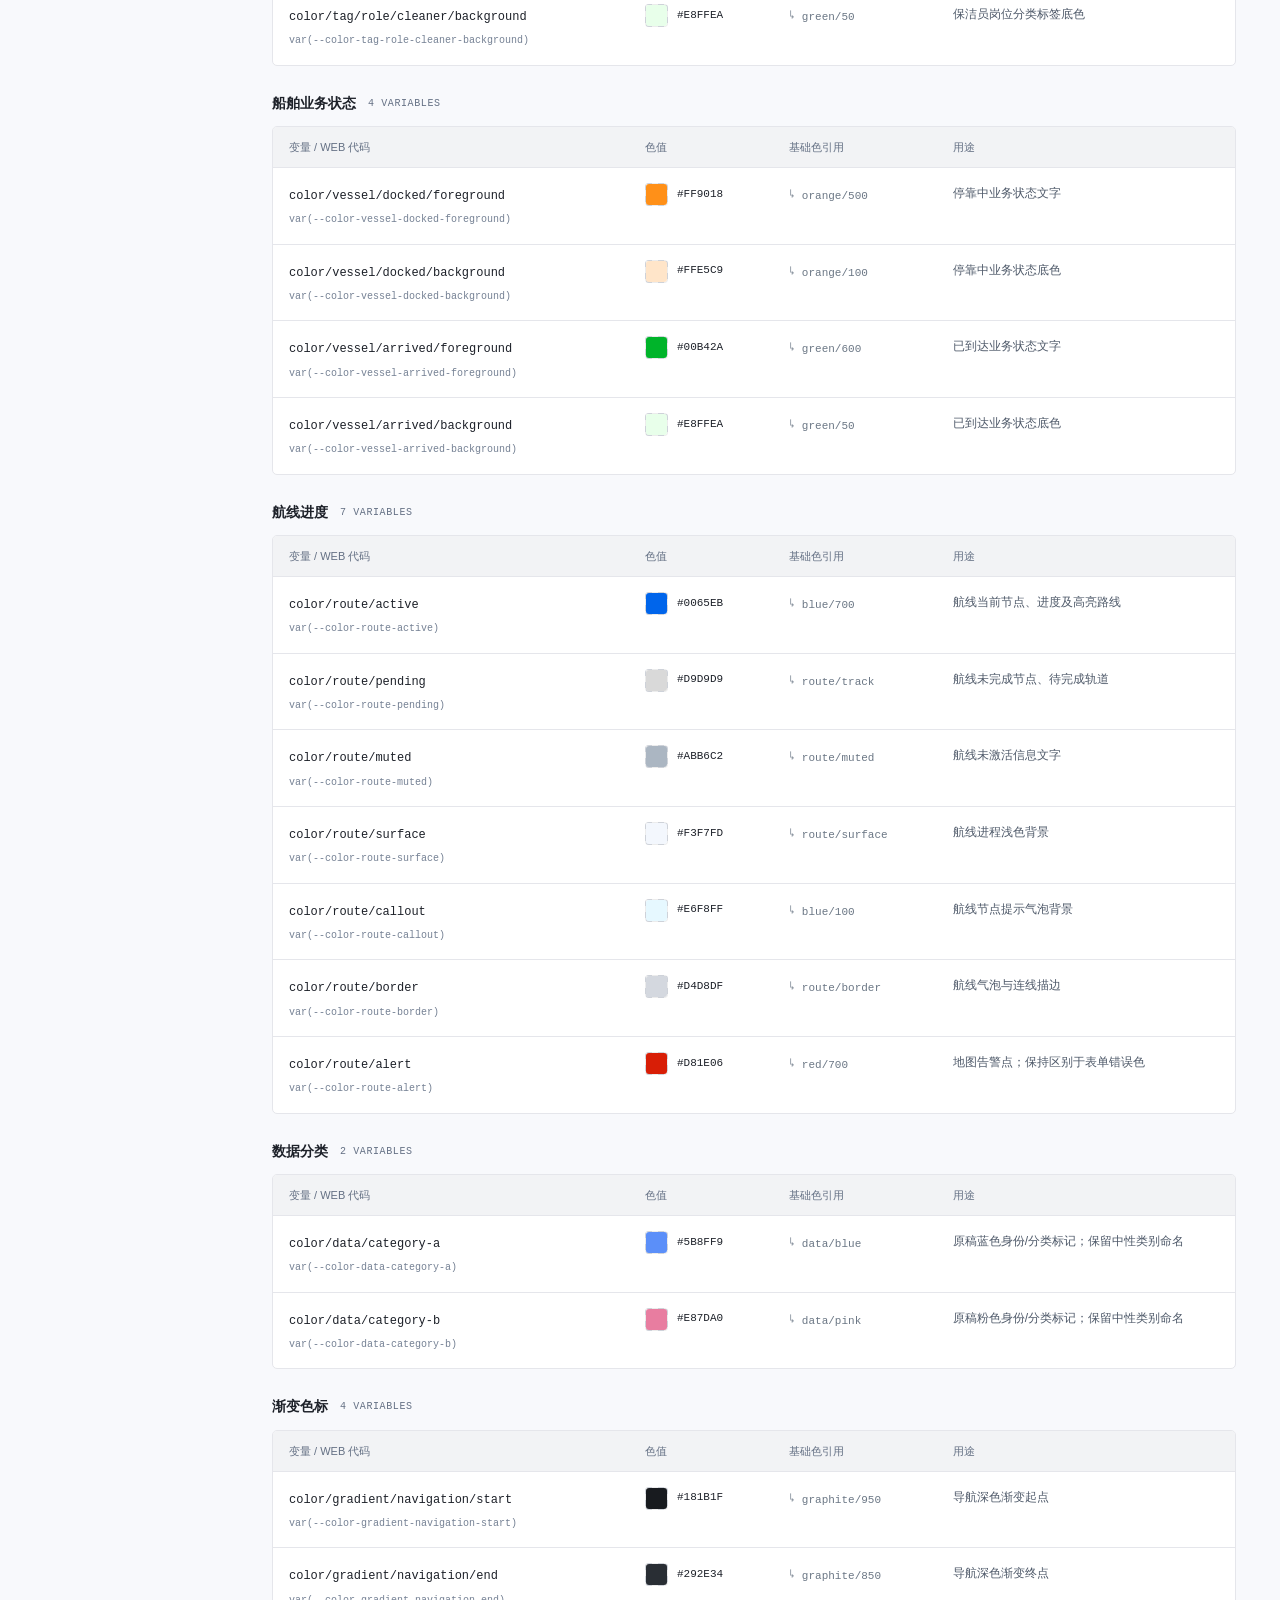
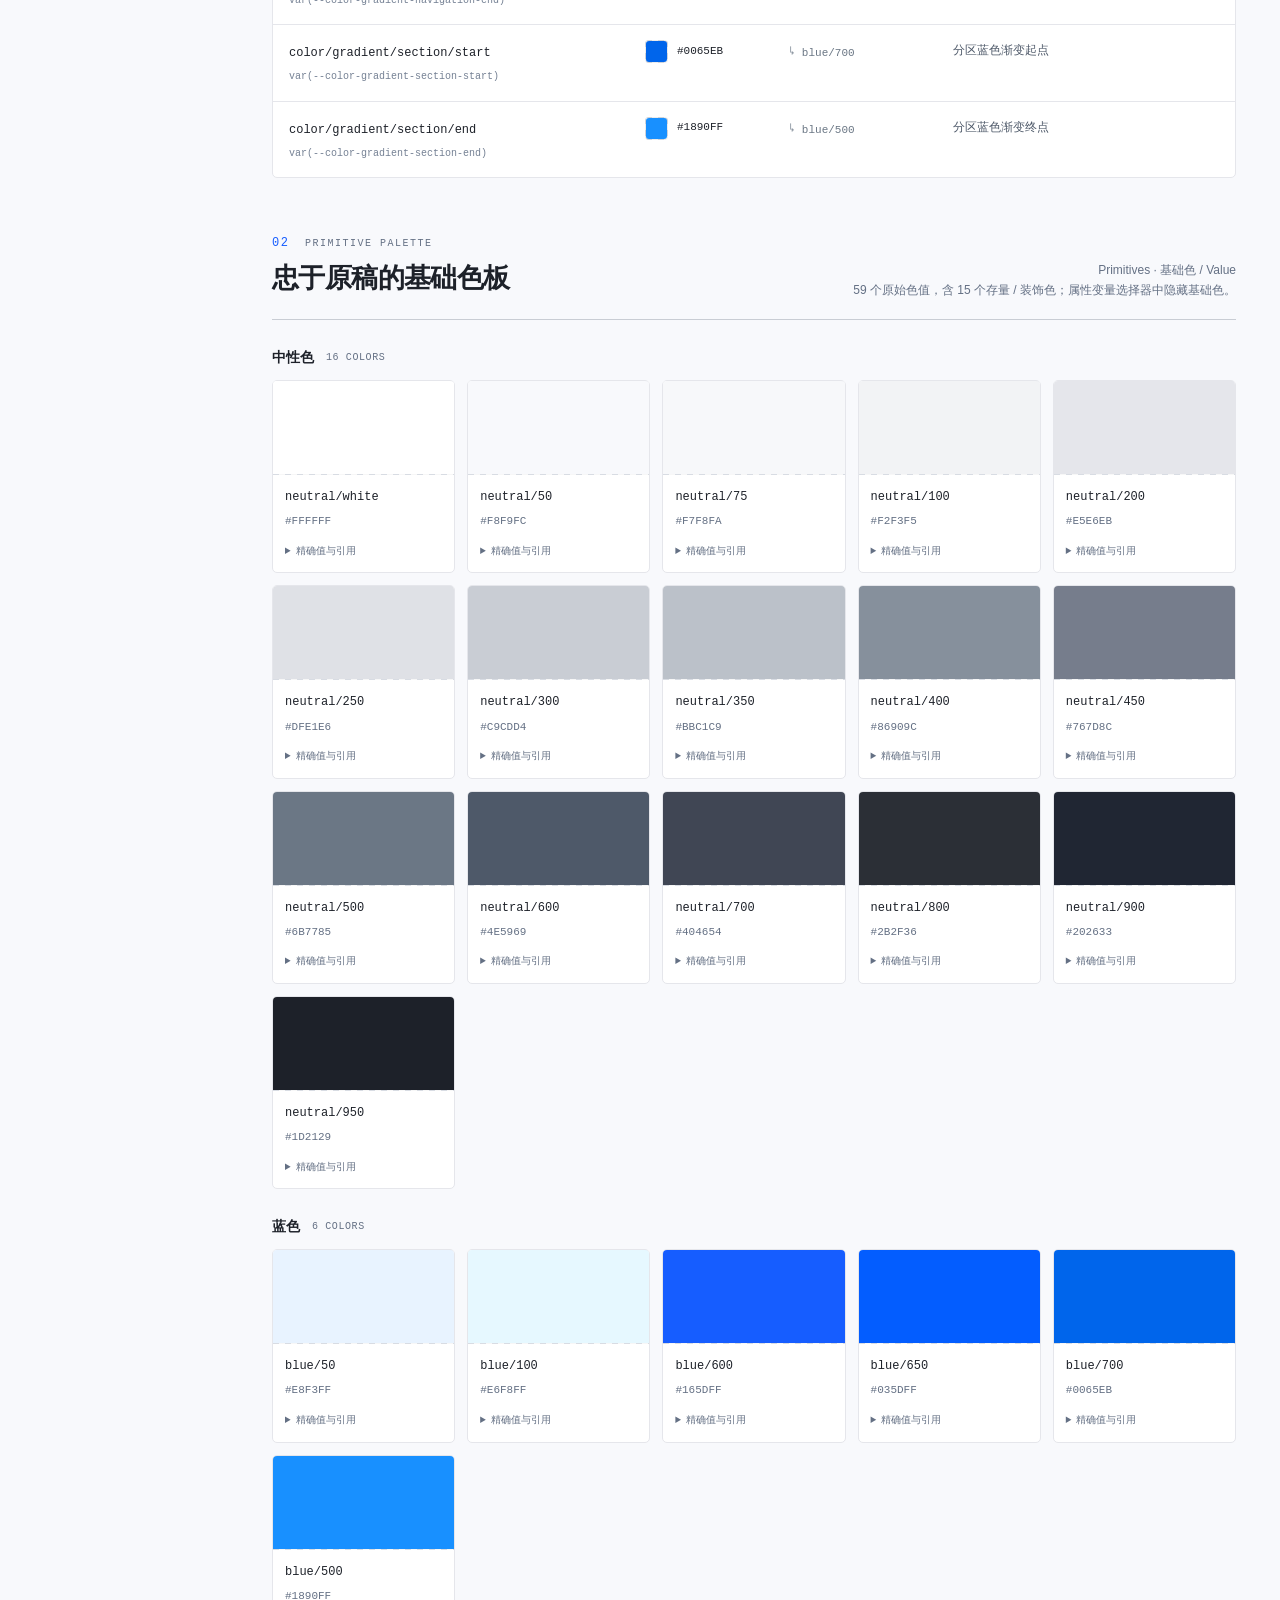
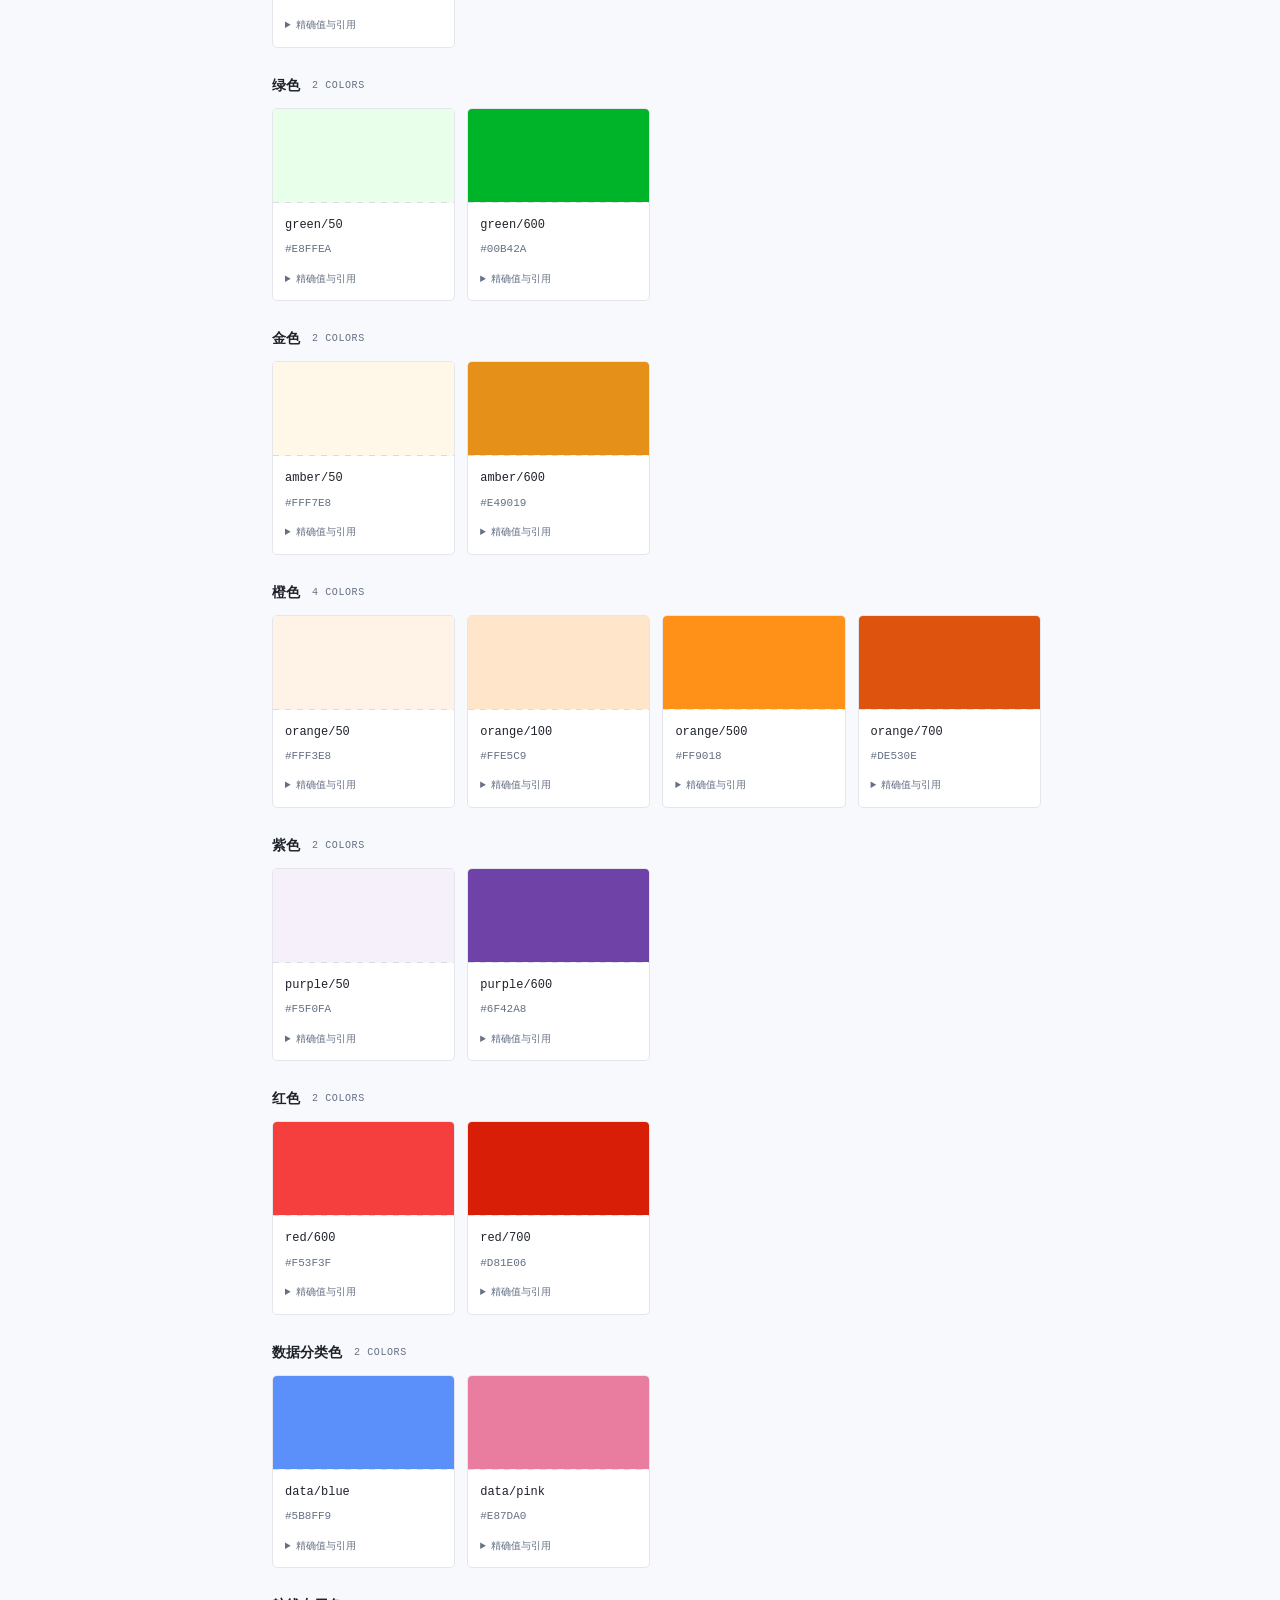
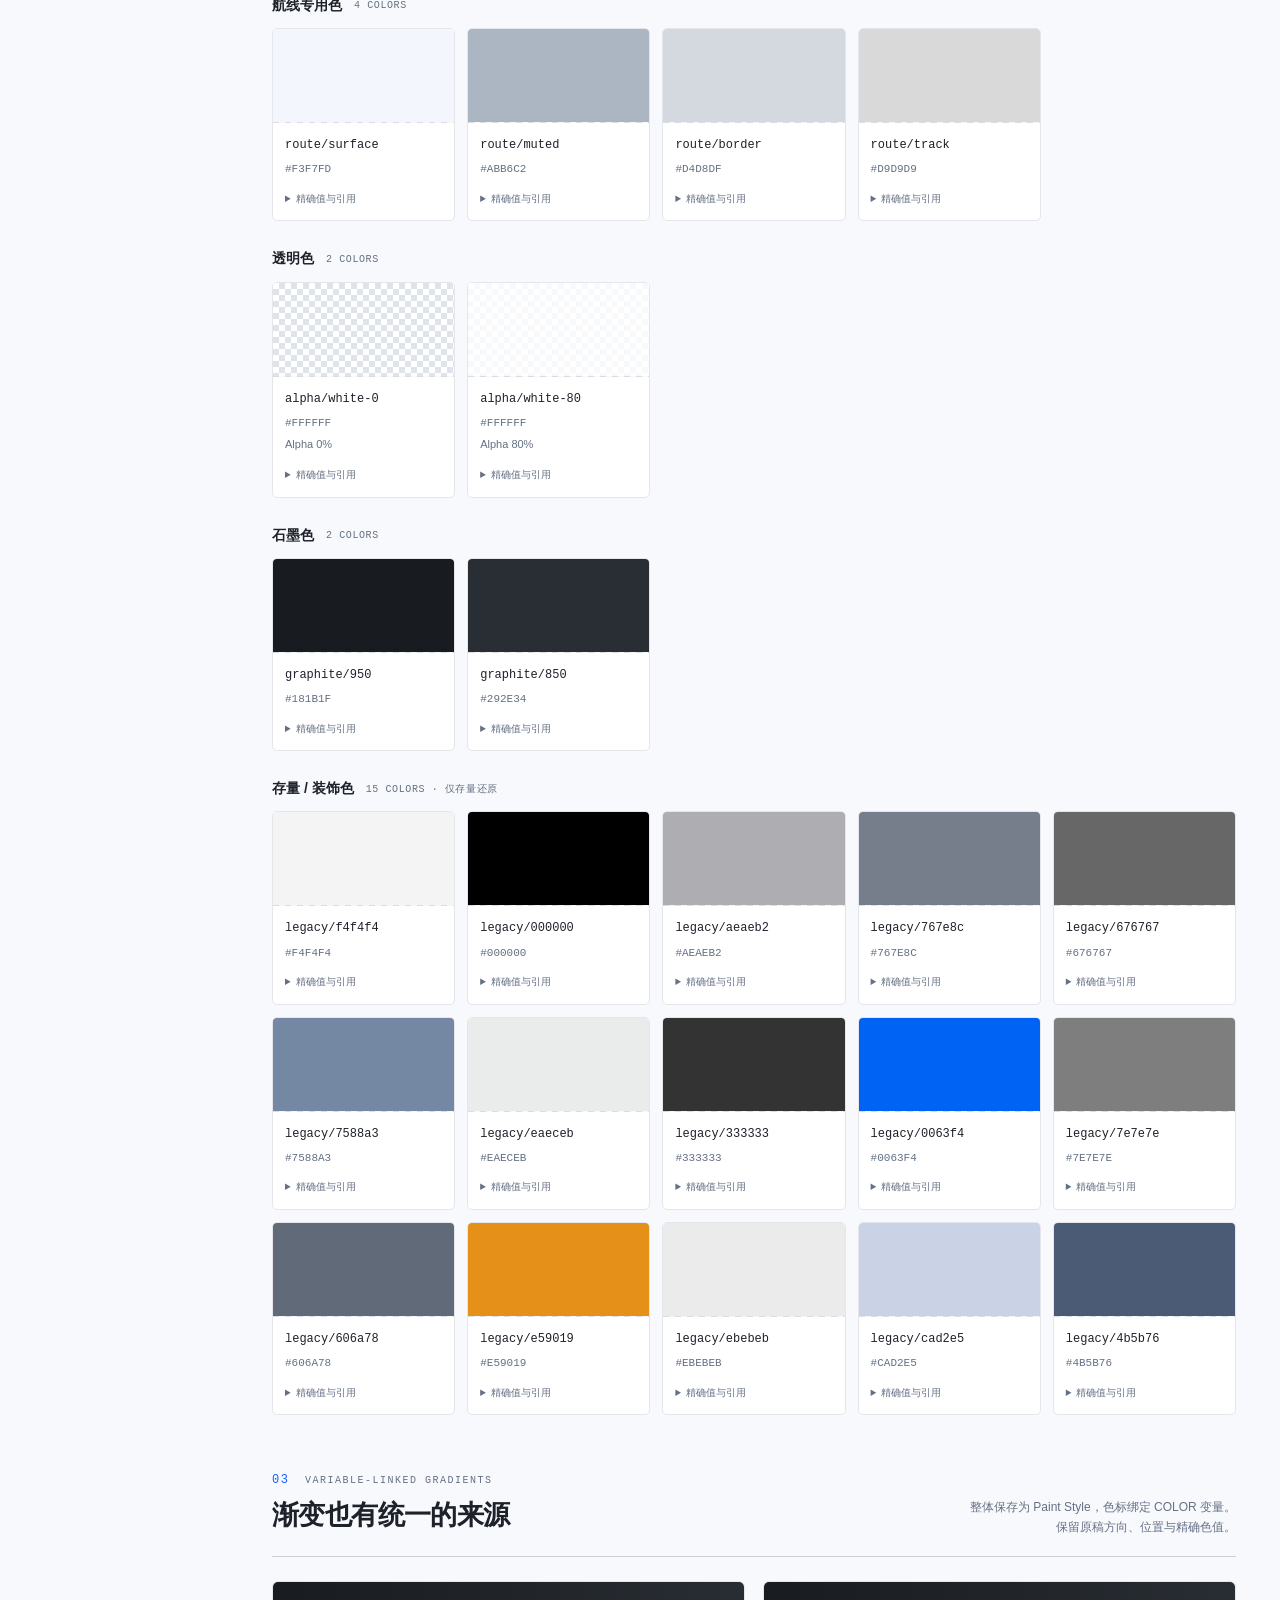
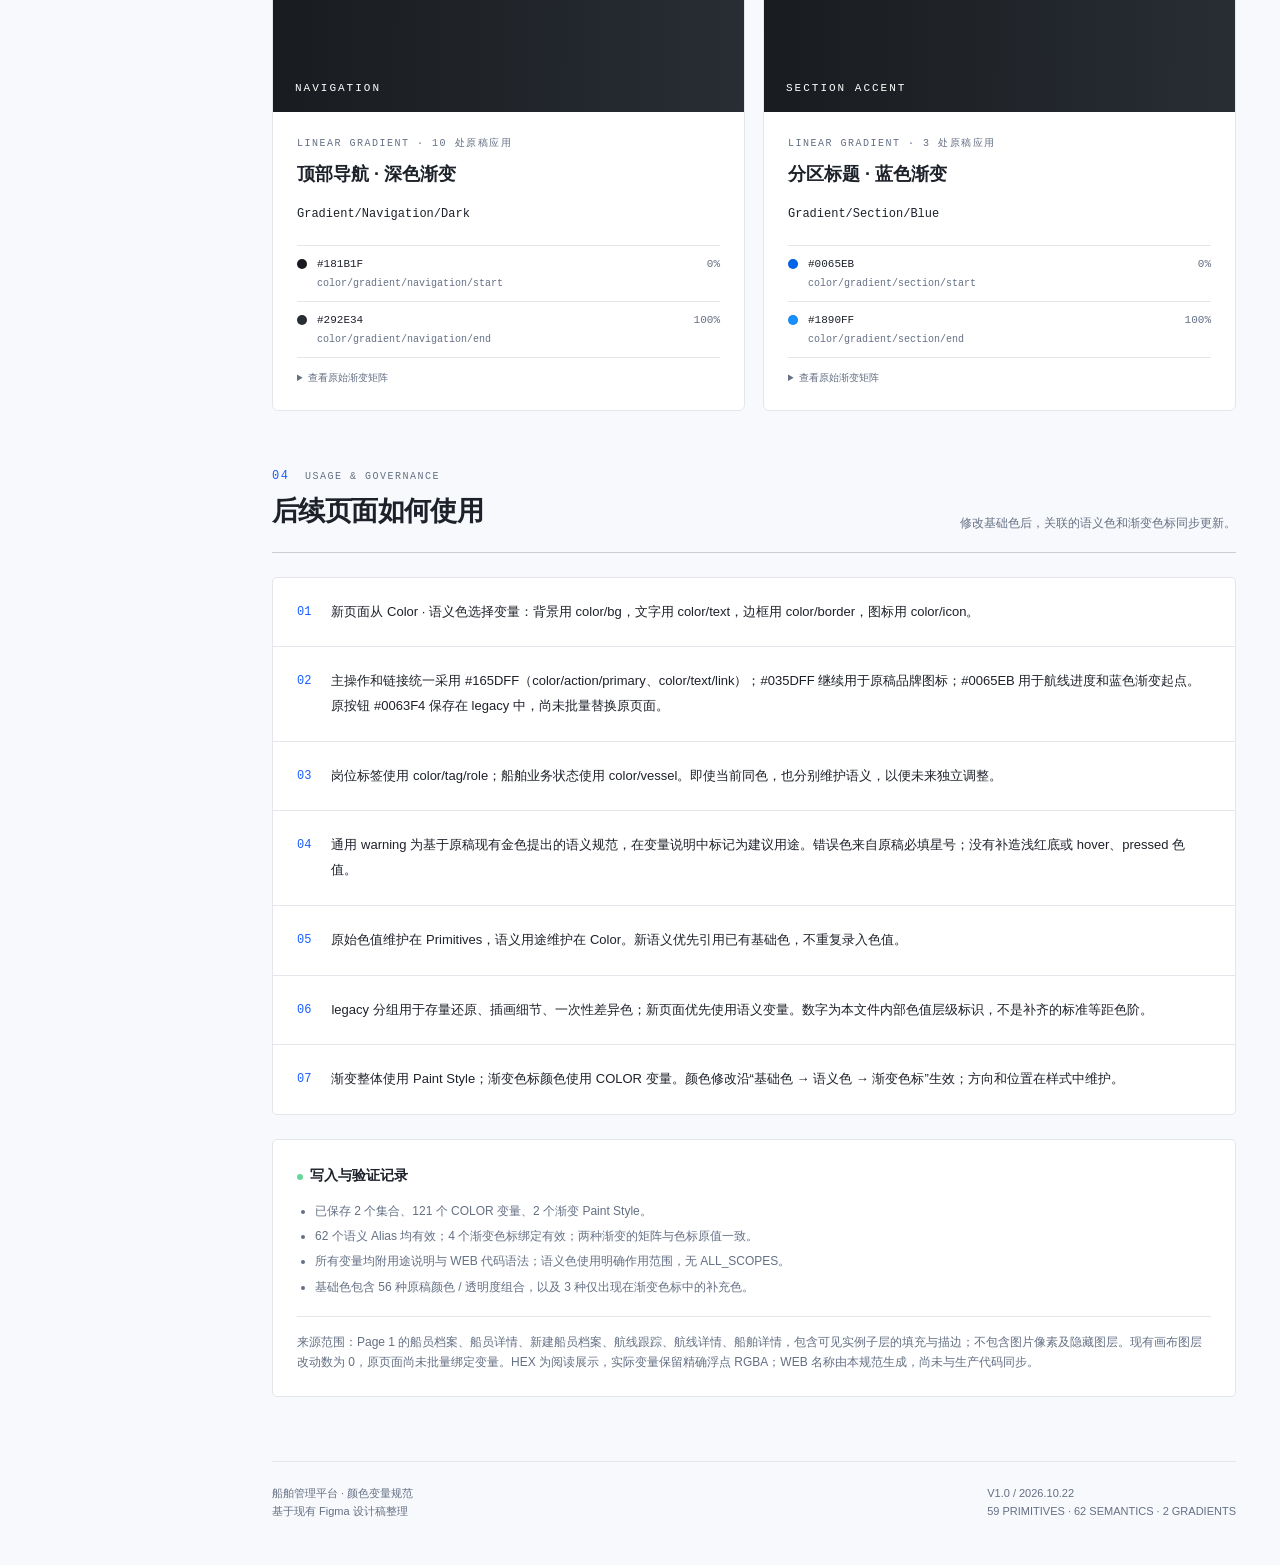
<file: design-system/颜色变量规范.html>
<!doctype html>
<html lang="zh-CN"><head><meta charset="utf-8"><meta name="viewport" content="width=device-width,initial-scale=1"><meta name="color-scheme" content="light"><title>船舶管理平台 · 颜色变量规范</title>
<style>
:root{--ink:#1d2129;--muted:#647084;--line:#e5e6eb;--paper:#f8f9fc;--accent:#165dff;--nav:#181b1f;--body:"Microsoft YaHei UI","PingFang SC","Microsoft YaHei",sans-serif;--mono:"Cascadia Code","Consolas",monospace}
*{box-sizing:border-box}html{scroll-behavior:smooth;scroll-padding-top:92px}body{margin:0;color:var(--ink);background:var(--paper);font-family:var(--body);font-size:14px;line-height:1.65}button,input{font:inherit}a{color:inherit}button,a,input,summary{touch-action:manipulation}button{cursor:pointer}button:focus-visible,a:focus-visible,input:focus-visible,summary:focus-visible{outline:3px solid #165dff;outline-offset:4px}button:disabled{cursor:default}code{font-family:var(--mono);font-size:12px;overflow-wrap:anywhere}h1,h2,h3,p{margin:0}h2{font-size:27px;letter-spacing:-.6px}h3{font-size:16px}small{color:var(--muted);font-size:11px}.rail{position:fixed;inset:0 auto 0 0;width:228px;background:var(--nav);color:#fff;display:flex;flex-direction:column;padding:32px 24px;z-index:5}.brand{font-size:12px;letter-spacing:2px;color:#c1c9d5;display:flex;align-items:center;gap:10px}.mark{display:inline-grid;place-items:center;background:var(--accent);color:#fff;width:30px;height:30px;font:17px var(--mono)}.rail-title{margin-top:46px;font-size:23px;line-height:1.5;letter-spacing:1px}.rail-subtitle{font-size:11px;letter-spacing:1.6px;color:#9ca8ba;margin-top:10px}.rail nav{display:grid;gap:8px;margin-top:46px}.rail nav a{padding:11px 12px;text-decoration:none;border-left:2px solid transparent;color:#c4cbd6;display:flex;gap:12px;font-size:13px}.rail nav a:hover,.rail nav a.active{color:#fff;background:#ffffff0a;border-color:#4e83ff}.rail nav a span{font:11px var(--mono);color:#92a0b6}.rail-foot{margin-top:auto;border-top:1px solid #ffffff24;padding-top:20px;font-size:11px;color:#9ca8ba}.live-dot{display:inline-block;width:6px;height:6px;border-radius:50%;background:#67d69a;margin-right:7px}.rail-foot a{display:inline-block;margin-top:12px;text-decoration:none;color:#dae0e9}.shell{margin-left:228px}.toolbar{height:72px;padding:0 44px;border-bottom:1px solid var(--line);background:#fffffff5;position:sticky;top:0;z-index:4;display:flex;align-items:center;gap:24px;backdrop-filter:blur(12px)}.breadcrumb{color:var(--muted);font-size:12px;white-space:nowrap}.breadcrumb b{color:var(--ink);font-weight:500}.search-wrap{margin-left:auto;width:320px;position:relative}.search-wrap span{position:absolute;left:12px;top:8px;color:var(--muted);font-size:19px}input[type=search]{background:var(--paper);border:1px solid var(--line);border-radius:5px;width:100%;height:38px;padding:0 12px 0 36px;font-size:12px}.outline-button{background:white;border:1px solid var(--line);border-radius:5px;height:38px;padding:0 14px;white-space:nowrap;font-size:12px}.outline-button:hover{border-color:#86909c}main{max-width:1500px;margin:auto;padding:52px 44px 44px}.eyebrow{font:10px var(--mono);letter-spacing:1.5px;color:var(--muted)}.hero{display:grid;grid-template-columns:1fr 170px;gap:24px;padding-bottom:36px}.hero h1{font-size:40px;line-height:1.3;letter-spacing:-1.5px;margin:14px 0 18px;font-weight:650}.hero .intro{max-width:690px;font-size:14px;line-height:1.9;color:var(--muted)}.edition{border-left:1px solid var(--line);padding-left:28px;align-self:center}.edition strong{display:block;font:64px/1 var(--mono);letter-spacing:-5px;color:var(--accent)}.edition span{display:block;font-size:11px;color:var(--muted);margin-top:12px}.stats{display:grid;grid-template-columns:repeat(3,1fr);background:#fff;border:1px solid var(--line);border-radius:7px;margin-bottom:28px}.stat{padding:24px 26px;display:flex;align-items:baseline;gap:18px}.stat+.stat{border-left:1px solid var(--line)}.stat strong{font:40px/1 var(--mono);letter-spacing:-2px}.stat p{font-size:13px}.stat small{display:block;margin-top:5px}.flow{display:flex;align-items:center;gap:18px;flex-wrap:wrap;padding:20px 24px;border-left:3px solid var(--accent);background:#e8f3ff66;margin-bottom:56px}.flow code{font-size:12px}.flow .arrow{color:var(--accent)}.flow p{font-size:12px;color:var(--muted);margin-left:auto}.document-section{margin-top:58px;scroll-margin-top:96px}.section-title{display:flex;align-items:end;justify-content:space-between;gap:16px;border-bottom:1px solid #c9cdd4;padding-bottom:18px;margin-bottom:24px}.section-title h2{margin-top:6px}.section-title .aside-note{font-size:12px;color:var(--muted);text-align:right;max-width:440px}.section-count{font:12px var(--mono);color:var(--accent);margin-right:8px}.token-group{margin-top:26px}.token-group:first-child{margin-top:0}.group-heading{display:flex;align-items:center;gap:12px;margin:0 0 11px}.group-heading h3{font-weight:600;font-size:14px}.group-heading span{color:var(--muted);font:10px var(--mono);letter-spacing:.6px}.table-wrap{overflow-x:auto;border:1px solid var(--line);border-radius:5px;background:white}table{border-collapse:collapse;width:100%;min-width:780px;text-align:left;table-layout:fixed}th{padding:11px 16px;font-size:11px;color:var(--muted);font-weight:500;background:#f2f3f5}th:nth-child(1){width:37%}th:nth-child(2){width:15%}th:nth-child(3){width:17%}th:nth-child(4){width:31%}td{padding:15px 16px;vertical-align:top;border-top:1px solid var(--line)}tr:hover td{background:#fafbfe}.copy{background:transparent;border:0;padding:0;text-align:left;color:inherit;display:inline-flex;align-items:start;gap:8px;max-width:100%;font-family:var(--mono);line-height:1.6;overflow-wrap:anywhere;word-break:break-word}.copy span{color:#a7b0bf;opacity:0;flex:none}.copy:hover span,.copy:focus-visible span{opacity:1}.copy:hover{color:var(--accent)}.copy.name{font-size:12px;font-weight:500}.copy.hex{font-size:11px;white-space:nowrap}.syntax{display:block;margin-top:6px;color:#758194;font-size:10px}.alias{font-size:11px;color:#6b7785}.usage{font-size:12px;color:#4e5969;line-height:1.75}.checker{background-color:white;background-image:linear-gradient(45deg,#dfe3ea 25%,transparent 25%),linear-gradient(-45deg,#dfe3ea 25%,transparent 25%),linear-gradient(45deg,transparent 75%,#dfe3ea 75%),linear-gradient(-45deg,transparent 75%,#dfe3ea 75%);background-size:12px 12px;background-position:0 0,0 6px,6px -6px,-6px 0}.mini{display:block;width:23px;height:23px;flex:none;border:1px solid #00000013;border-radius:4px;overflow:hidden}.mini i{display:block;width:100%;height:100%}.color-value{display:flex;align-items:center;gap:9px}.swatch-grid{display:grid;grid-template-columns:repeat(5,minmax(0,1fr));gap:12px}.swatch-grid article{border:1px solid var(--line);border-radius:5px;overflow:hidden;background:white;min-width:0}.swatch{height:94px;border-bottom:1px solid #00000008}.swatch>div{width:100%;height:100%}.swatch-info{padding:13px 12px}.swatch-info .copy{display:flex;justify-content:space-between;width:100%}.swatch-info .hex{margin-top:6px;color:var(--muted)}details{margin-top:12px;color:var(--muted);font-size:10px}summary{cursor:pointer;list-style-position:inside}details code{display:block;font-size:10px;padding-top:6px}details p{margin-top:10px}.gradient-grid{display:grid;grid-template-columns:1fr 1fr;gap:18px}.gradient-card{border:1px solid var(--line);border-radius:6px;overflow:hidden;background:white}.gradient-preview{height:130px;position:relative;background:#f2f3f5}.gradient-preview svg{display:block;width:100%;height:100%}.gradient-preview>span{position:absolute;bottom:18px;left:22px;color:white;font:11px var(--mono);letter-spacing:2px}.gradient-info{padding:24px}.gradient-info h3{font-size:18px;margin:10px 0 12px}.stops{padding:0;margin:20px 0 0;list-style:none;border-top:1px solid var(--line)}.stops li{display:grid;grid-template-columns:12px auto 35px;gap:8px;align-items:center;padding:12px 0;border-bottom:1px solid var(--line);font:11px var(--mono)}.stops code{grid-column:2/4;color:var(--muted);font-size:10px}.stops strong{font-weight:500}.stops li>span:not(.dot){color:var(--muted);text-align:right}.dot{width:10px;height:10px;border-radius:50%;border:1px solid #00000018}.rule-list{list-style:none;padding:0;counter-reset:rules;background:#fff;border:1px solid var(--line);border-radius:5px}.rule-list li{counter-increment:rules;display:flex;gap:20px;padding:22px 24px;font-size:13px;line-height:1.9}.rule-list li+li{border-top:1px solid var(--line)}.rule-list li:before{content:counter(rules,decimal-leading-zero);font:12px var(--mono);color:var(--accent);padding-top:5px;flex:none}.verification{padding:24px;background:#fff;border:1px solid var(--line);border-radius:5px;margin-top:24px}.verification h3{font-size:14px;margin-bottom:12px}.verification ul{padding-left:18px;color:var(--muted);font-size:12px;line-height:2.1}.verification .scope-note{border-top:1px solid var(--line);padding-top:16px;margin-top:16px;font-size:12px;color:var(--muted)}footer{margin-top:64px;padding-top:22px;border-top:1px solid var(--line);display:flex;justify-content:space-between;color:var(--muted);font-size:11px}.no-results{padding:30px;border:1px dashed #c9cdd4;text-align:center;color:var(--muted);background:white;border-radius:5px}#search-status{font-size:11px;color:var(--muted);margin-top:-4px;min-height:0}.toast{position:fixed;bottom:26px;left:calc(50% + 114px);transform:translateX(-50%);background:#202633;color:white;padding:10px 18px;border-radius:5px;font-size:12px;z-index:10;box-shadow:0 8px 30px #1d21291a;max-width:85vw;overflow-wrap:anywhere}[hidden]{display:none!important}.skip-link{position:fixed;top:10px;left:250px;z-index:20;transform:translateY(-150%);background:white;padding:10px}.skip-link:focus{transform:none}
@media(min-width:1600px){main{padding-top:64px}.swatch-grid{grid-template-columns:repeat(6,minmax(0,1fr))}}
@media(max-width:1100px){.rail{width:192px;padding:28px 20px}.shell{margin-left:192px}.toolbar{padding:0 28px;gap:12px}.breadcrumb{display:none}main{padding:40px 28px}.search-wrap{width:min(100%,380px);margin-left:0}.outline-button{margin-left:auto}.swatch-grid{grid-template-columns:repeat(4,minmax(0,1fr))}.hero h1{font-size:34px}.stat{padding:22px 18px;gap:12px}.stat strong{font-size:34px}.toast{left:calc(50% + 96px)}}
@media(max-width:760px){.rail{position:relative;width:auto;padding:20px;display:block}.brand{font-size:10px}.rail-title{margin-top:20px;font-size:23px}.rail-title br{display:none}.rail-subtitle{margin-top:4px}.rail nav{display:flex;flex-wrap:wrap;gap:4px;margin-top:20px}.rail nav a{padding:8px 10px;font-size:12px;border-left:0;border-bottom:2px solid transparent}.rail nav a span{display:none}.rail-foot{display:none}.shell{margin-left:0}.toolbar{padding:12px 20px;height:66px}.search-wrap{flex:1;width:auto}.outline-button{padding:0 10px}main{padding:30px 20px}.hero{grid-template-columns:1fr}.hero h1{font-size:31px}.edition{display:none}.hero .intro{font-size:13px}.stat{padding:19px 12px;display:block}.stat strong{font-size:30px}.stat p{font-size:11px;margin-top:12px}.stat small{font-size:10px}.flow{padding:18px;gap:10px;margin-bottom:34px}.flow p{margin-left:0;width:100%}.flow code{font-size:11px}.document-section{margin-top:42px}.section-title{align-items:start;flex-direction:column;gap:8px}.section-title .aside-note{text-align:left;max-width:none}h2{font-size:24px}.swatch-grid{grid-template-columns:repeat(3,minmax(0,1fr));gap:8px}.swatch{height:82px}.swatch-info{padding:10px}.swatch-info .name{font-size:10px}.swatch-info .hex{font-size:10px}.gradient-grid{grid-template-columns:1fr}.rule-list li{padding:18px;gap:14px}.verification{padding:20px}footer{gap:20px;align-items:start}.toast{left:50%}.skip-link{left:20px}.copy span{display:none}}
@media(max-width:380px){.swatch-grid{grid-template-columns:repeat(2,minmax(0,1fr))}.stat small{font-size:9px}}
@media(prefers-reduced-motion:reduce){html{scroll-behavior:auto}}
@media print{@page{size:A4;margin:14mm}.rail,.toolbar,.toast,.copy span,.skip-link,#search-status{display:none!important}.shell{margin:0}main{padding:0;max-width:none}body{background:white;font-size:10px;-webkit-print-color-adjust:exact;print-color-adjust:exact}.hero h1{font-size:28px}.hero{padding-bottom:20px}.edition strong{font-size:40px}.stats{margin-bottom:18px}.stat{padding:15px}.stat strong{font-size:28px}.flow{margin-bottom:22px}.section-title{break-after:avoid}.document-section{margin-top:28px}.table-wrap{overflow:visible}table{min-width:0;font-size:9px}th,td{padding:8px}th:nth-child(1){width:37%}th:nth-child(2){width:15%}th:nth-child(3){width:17%}.copy.name,.alias,.usage{font-size:8px}.copy.hex,.syntax{font-size:7px}.color-value{gap:4px}.mini{width:16px;height:16px}.token-group h3{break-after:avoid}tr,.swatch-grid article,.gradient-card,.rule-list li{break-inside:avoid}.swatch-grid{grid-template-columns:repeat(5,minmax(0,1fr))}.swatch{height:55px}.swatch-info{padding:8px}.gradient-info{padding:15px}.gradient-preview{height:80px}.rule-list li{font-size:10px;padding:12px}.section-title .aside-note{font-size:10px}.group-heading{margin-top:18px}footer{margin-top:28px}}
</style></head><body>
<a class="skip-link" href="#main">跳转到规范正文</a>
<aside class="rail"><div class="brand"><span class="mark" aria-hidden="true">S</span> SHENGHANG / DESIGN</div><div class="rail-title">船舶管理平台<br>颜色变量规范</div><p class="rail-subtitle">COLOR FOUNDATIONS / V1.0</p><nav aria-label="文档目录"><a href="#overview" class="active"><span>00</span>规范概览</a><a href="#semantic"><span>01</span>语义色变量</a><a href="#primitive"><span>02</span>基础色板</a><a href="#gradients"><span>03</span>渐变样式</a><a href="#guidelines"><span>04</span>使用规则</a></nav><div class="rail-foot"><span class="live-dot"></span>已写入 Figma · 已验证<br>Light / 浅色界面<a href="https://www.figma.com/design/h1PuegSzztQAbaAS4MDsx4?node-id=0-1" target="_blank" rel="noopener noreferrer">打开源设计稿 ↗</a></div></aside>
<div class="shell"><header class="toolbar"><p class="breadcrumb">设计基础 <span aria-hidden="true">/</span> <b>颜色变量</b></p><div class="search-wrap"><span aria-hidden="true">⌕</span><input id="search" type="search" aria-label="搜索变量名、色值或用途" placeholder="搜索变量名、HEX 或用途…" autocomplete="off"></div><button class="outline-button" type="button" id="print">打印 / 保存 PDF</button></header>
<main id="main"><section id="overview"><div class="hero"><div><p class="eyebrow">DESIGN SYSTEM / COLOR SPECIFICATION</p><h1>让每一种颜色，<br>都有明确的用途。</h1><p class="intro">从现有 6 个主要页面提炼颜色语言，将原始色值、界面语义与渐变样式关联起来，为后续基于变量的页面设计提供统一依据。</p></div><div class="edition"><strong>01</strong><span>FOUNDATION RELEASE<br>更新于 2026.10.22</span></div></div><div class="stats"><div class="stat"><strong>59</strong><div><p>基础色</p><small>Primitives · Value</small></div></div><div class="stat"><strong>62</strong><div><p>语义色变量</p><small>Color · Light</small></div></div><div class="stat"><strong>02</strong><div><p>渐变样式</p><small>4 个色标绑定变量</small></div></div></div><div class="flow"><code>Primitives / 基础色</code><span class="arrow" aria-hidden="true">→</span><code>Color / 语义色</code><span class="arrow" aria-hidden="true">→</span><code>页面 / 渐变样式</code><p>新页面优先使用语义色 · 点击变量名或 HEX 可复制</p></div></section>
<p id="search-status" role="status" aria-live="polite"></p><p class="no-results" id="empty" hidden>没有找到匹配的变量或渐变。试试“背景”“165DFF”或“route”。</p>
<section class="document-section searchable-section" id="semantic"><div class="section-title"><div><p class="eyebrow"><span class="section-count">01</span> SEMANTIC COLORS</p><h2>按用途选择颜色</h2></div><p class="aside-note">Color · 语义色 / Light<br>62 个变量全部引用基础色，并按填充、文字、描边设置作用范围。</p></div><section class="token-group" data-kind="semantic"><div class="group-heading"><h3>背景与容器</h3><span>8 VARIABLES</span></div><div class="table-wrap"><table><thead><tr><th scope="col">变量 / WEB 代码</th><th scope="col">色值</th><th scope="col">基础色引用</th><th scope="col">用途</th></tr></thead><tbody><tr class="token-item" data-search="color/bg/canvas #ffffff 页面画布背景 var(--color-bg-canvas) neutral/white"><td><button type="button" class="copy name" data-copy="color/bg/canvas" aria-label="复制 color/bg/canvas">color/bg/canvas<span aria-hidden="true">↗</span></button><code class="syntax">var(--color-bg-canvas)</code></td><td><div class="color-value"><span class="checker mini"><i style="background:rgba(255,255,255,1)"></i></span><button type="button" class="copy hex" data-copy="#FFFFFF" aria-label="复制 #FFFFFF">#FFFFFF<span aria-hidden="true">↗</span></button></div></td><td><code class="alias">↳ neutral/white</code></td><td class="usage">页面画布背景</td></tr><tr class="token-item" data-search="color/bg/surface #ffffff 卡片、浮层、表格行基础背景 var(--color-bg-surface) neutral/white"><td><button type="button" class="copy name" data-copy="color/bg/surface" aria-label="复制 color/bg/surface">color/bg/surface<span aria-hidden="true">↗</span></button><code class="syntax">var(--color-bg-surface)</code></td><td><div class="color-value"><span class="checker mini"><i style="background:rgba(255,255,255,1)"></i></span><button type="button" class="copy hex" data-copy="#FFFFFF" aria-label="复制 #FFFFFF">#FFFFFF<span aria-hidden="true">↗</span></button></div></td><td><code class="alias">↳ neutral/white</code></td><td class="usage">卡片、浮层、表格行基础背景</td></tr><tr class="token-item" data-search="color/bg/sidebar #f8f9fc 左侧导航底色，源自 rectangle 1019 var(--color-bg-sidebar) neutral/50"><td><button type="button" class="copy name" data-copy="color/bg/sidebar" aria-label="复制 color/bg/sidebar">color/bg/sidebar<span aria-hidden="true">↗</span></button><code class="syntax">var(--color-bg-sidebar)</code></td><td><div class="color-value"><span class="checker mini"><i style="background:rgba(248,249,252,1)"></i></span><button type="button" class="copy hex" data-copy="#F8F9FC" aria-label="复制 #F8F9FC">#F8F9FC<span aria-hidden="true">↗</span></button></div></td><td><code class="alias">↳ neutral/50</code></td><td class="usage">左侧导航底色，源自 Rectangle 1019</td></tr><tr class="token-item" data-search="color/bg/subtle #f7f8fa 信息分组、弱底色区域 var(--color-bg-subtle) neutral/75"><td><button type="button" class="copy name" data-copy="color/bg/subtle" aria-label="复制 color/bg/subtle">color/bg/subtle<span aria-hidden="true">↗</span></button><code class="syntax">var(--color-bg-subtle)</code></td><td><div class="color-value"><span class="checker mini"><i style="background:rgba(247,248,250,1)"></i></span><button type="button" class="copy hex" data-copy="#F7F8FA" aria-label="复制 #F7F8FA">#F7F8FA<span aria-hidden="true">↗</span></button></div></td><td><code class="alias">↳ neutral/75</code></td><td class="usage">信息分组、弱底色区域</td></tr><tr class="token-item" data-search="color/bg/input #f2f3f5 输入、下拉选择器及表头填充 var(--color-bg-input) neutral/100"><td><button type="button" class="copy name" data-copy="color/bg/input" aria-label="复制 color/bg/input">color/bg/input<span aria-hidden="true">↗</span></button><code class="syntax">var(--color-bg-input)</code></td><td><div class="color-value"><span class="checker mini"><i style="background:rgba(242.000001,243.000001,245.000001,1)"></i></span><button type="button" class="copy hex" data-copy="#F2F3F5" aria-label="复制 #F2F3F5">#F2F3F5<span aria-hidden="true">↗</span></button></div></td><td><code class="alias">↳ neutral/100</code></td><td class="usage">输入、下拉选择器及表头填充</td></tr><tr class="token-item" data-search="color/bg/selected #e8f3ff 选中项、档案导航激活项底色 var(--color-bg-selected) blue/50"><td><button type="button" class="copy name" data-copy="color/bg/selected" aria-label="复制 color/bg/selected">color/bg/selected<span aria-hidden="true">↗</span></button><code class="syntax">var(--color-bg-selected)</code></td><td><div class="color-value"><span class="checker mini"><i style="background:rgba(232.000001,243.000001,255,1)"></i></span><button type="button" class="copy hex" data-copy="#E8F3FF" aria-label="复制 #E8F3FF">#E8F3FF<span aria-hidden="true">↗</span></button></div></td><td><code class="alias">↳ blue/50</code></td><td class="usage">选中项、档案导航激活项底色</td></tr><tr class="token-item" data-search="color/bg/transparent #ffffff 透明占位填充，保持可点击区域几何 var(--color-bg-transparent) alpha/white-0"><td><button type="button" class="copy name" data-copy="color/bg/transparent" aria-label="复制 color/bg/transparent">color/bg/transparent<span aria-hidden="true">↗</span></button><code class="syntax">var(--color-bg-transparent)</code></td><td><div class="color-value"><span class="checker mini"><i style="background:rgba(255,255,255,0)"></i></span><button type="button" class="copy hex" data-copy="#FFFFFF" aria-label="复制 #FFFFFF">#FFFFFF<span aria-hidden="true">↗</span></button></div><small>Alpha 0%</small></td><td><code class="alias">↳ alpha/white-0</code></td><td class="usage">透明占位填充，保持可点击区域几何</td></tr><tr class="token-item" data-search="color/bg/overlay-light #ffffff 地图浮层半透明白底，保留 80% alpha var(--color-bg-overlay-light) alpha/white-80"><td><button type="button" class="copy name" data-copy="color/bg/overlay-light" aria-label="复制 color/bg/overlay-light">color/bg/overlay-light<span aria-hidden="true">↗</span></button><code class="syntax">var(--color-bg-overlay-light)</code></td><td><div class="color-value"><span class="checker mini"><i style="background:rgba(255,255,255,0.80000001)"></i></span><button type="button" class="copy hex" data-copy="#FFFFFF" aria-label="复制 #FFFFFF">#FFFFFF<span aria-hidden="true">↗</span></button></div><small>Alpha 80%</small></td><td><code class="alias">↳ alpha/white-80</code></td><td class="usage">地图浮层半透明白底，保留 80% Alpha</td></tr></tbody></table></div></section><section class="token-group" data-kind="semantic"><div class="group-heading"><h3>文字层级</h3><span>9 VARIABLES</span></div><div class="table-wrap"><table><thead><tr><th scope="col">变量 / WEB 代码</th><th scope="col">色值</th><th scope="col">基础色引用</th><th scope="col">用途</th></tr></thead><tbody><tr class="token-item" data-search="color/text/primary #1d2129 正文及表格主要文字；统一新页面正文 var(--color-text-primary) neutral/950"><td><button type="button" class="copy name" data-copy="color/text/primary" aria-label="复制 color/text/primary">color/text/primary<span aria-hidden="true">↗</span></button><code class="syntax">var(--color-text-primary)</code></td><td><div class="color-value"><span class="checker mini"><i style="background:rgba(29,33.000002,41.000001,1)"></i></span><button type="button" class="copy hex" data-copy="#1D2129" aria-label="复制 #1D2129">#1D2129<span aria-hidden="true">↗</span></button></div></td><td><code class="alias">↳ neutral/950</code></td><td class="usage">正文及表格主要文字；统一新页面正文</td></tr><tr class="token-item" data-search="color/text/heading #202633 页面标题和信息区标题 var(--color-text-heading) neutral/900"><td><button type="button" class="copy name" data-copy="color/text/heading" aria-label="复制 color/text/heading">color/text/heading<span aria-hidden="true">↗</span></button><code class="syntax">var(--color-text-heading)</code></td><td><div class="color-value"><span class="checker mini"><i style="background:rgba(32.000002,38.000002,51.000001,1)"></i></span><button type="button" class="copy hex" data-copy="#202633" aria-label="复制 #202633">#202633<span aria-hidden="true">↗</span></button></div></td><td><code class="alias">↳ neutral/900</code></td><td class="usage">页面标题和信息区标题</td></tr><tr class="token-item" data-search="color/text/navigation #2b2f36 主导航与侧栏导航文字 var(--color-text-navigation) neutral/800"><td><button type="button" class="copy name" data-copy="color/text/navigation" aria-label="复制 color/text/navigation">color/text/navigation<span aria-hidden="true">↗</span></button><code class="syntax">var(--color-text-navigation)</code></td><td><div class="color-value"><span class="checker mini"><i style="background:rgba(43.000001,47.000001,54.000001,1)"></i></span><button type="button" class="copy hex" data-copy="#2B2F36" aria-label="复制 #2B2F36">#2B2F36<span aria-hidden="true">↗</span></button></div></td><td><code class="alias">↳ neutral/800</code></td><td class="usage">主导航与侧栏导航文字</td></tr><tr class="token-item" data-search="color/text/secondary #4e5969 次要说明、辅助正文 var(--color-text-secondary) neutral/600"><td><button type="button" class="copy name" data-copy="color/text/secondary" aria-label="复制 color/text/secondary">color/text/secondary<span aria-hidden="true">↗</span></button><code class="syntax">var(--color-text-secondary)</code></td><td><div class="color-value"><span class="checker mini"><i style="background:rgba(78.000003,89.000002,105.000001,1)"></i></span><button type="button" class="copy hex" data-copy="#4E5969" aria-label="复制 #4E5969">#4E5969<span aria-hidden="true">↗</span></button></div></td><td><code class="alias">↳ neutral/600</code></td><td class="usage">次要说明、辅助正文</td></tr><tr class="token-item" data-search="color/text/tertiary #86909c 占位文本、弱提示、导航分组标题 var(--color-text-tertiary) neutral/400"><td><button type="button" class="copy name" data-copy="color/text/tertiary" aria-label="复制 color/text/tertiary">color/text/tertiary<span aria-hidden="true">↗</span></button><code class="syntax">var(--color-text-tertiary)</code></td><td><div class="color-value"><span class="checker mini"><i style="background:rgba(134.000007,144.000007,156.000006,1)"></i></span><button type="button" class="copy hex" data-copy="#86909C" aria-label="复制 #86909C">#86909C<span aria-hidden="true">↗</span></button></div></td><td><code class="alias">↳ neutral/400</code></td><td class="usage">占位文本、弱提示、导航分组标题</td></tr><tr class="token-item" data-search="color/text/disabled #bbc1c9 禁用、弱化信息，源自详情页占位文字 var(--color-text-disabled) neutral/350"><td><button type="button" class="copy name" data-copy="color/text/disabled" aria-label="复制 color/text/disabled">color/text/disabled<span aria-hidden="true">↗</span></button><code class="syntax">var(--color-text-disabled)</code></td><td><div class="color-value"><span class="checker mini"><i style="background:rgba(187.055177,193.0123,200.915815,1)"></i></span><button type="button" class="copy hex" data-copy="#BBC1C9" aria-label="复制 #BBC1C9">#BBC1C9<span aria-hidden="true">↗</span></button></div></td><td><code class="alias">↳ neutral/350</code></td><td class="usage">禁用、弱化信息，源自详情页占位文字</td></tr><tr class="token-item" data-search="color/text/inverse #ffffff 深色导航、主按钮上的反白文字 var(--color-text-inverse) neutral/white"><td><button type="button" class="copy name" data-copy="color/text/inverse" aria-label="复制 color/text/inverse">color/text/inverse<span aria-hidden="true">↗</span></button><code class="syntax">var(--color-text-inverse)</code></td><td><div class="color-value"><span class="checker mini"><i style="background:rgba(255,255,255,1)"></i></span><button type="button" class="copy hex" data-copy="#FFFFFF" aria-label="复制 #FFFFFF">#FFFFFF<span aria-hidden="true">↗</span></button></div></td><td><code class="alias">↳ neutral/white</code></td><td class="usage">深色导航、主按钮上的反白文字</td></tr><tr class="token-item" data-search="color/text/link #165dff 操作链接、分页激活文字；新页面统一交互蓝 var(--color-text-link) blue/600"><td><button type="button" class="copy name" data-copy="color/text/link" aria-label="复制 color/text/link">color/text/link<span aria-hidden="true">↗</span></button><code class="syntax">var(--color-text-link)</code></td><td><div class="color-value"><span class="checker mini"><i style="background:rgba(22.000001,93.000002,255,1)"></i></span><button type="button" class="copy hex" data-copy="#165DFF" aria-label="复制 #165DFF">#165DFF<span aria-hidden="true">↗</span></button></div></td><td><code class="alias">↳ blue/600</code></td><td class="usage">操作链接、分页激活文字；新页面统一交互蓝</td></tr><tr class="token-item" data-search="color/text/required #f53f3f 表单必填星号与校验错误文字 var(--color-text-required) red/600"><td><button type="button" class="copy name" data-copy="color/text/required" aria-label="复制 color/text/required">color/text/required<span aria-hidden="true">↗</span></button><code class="syntax">var(--color-text-required)</code></td><td><div class="color-value"><span class="checker mini"><i style="background:rgba(245.000001,63,63,1)"></i></span><button type="button" class="copy hex" data-copy="#F53F3F" aria-label="复制 #F53F3F">#F53F3F<span aria-hidden="true">↗</span></button></div></td><td><code class="alias">↳ red/600</code></td><td class="usage">表单必填星号与校验错误文字</td></tr></tbody></table></div></section><section class="token-group" data-kind="semantic"><div class="group-heading"><h3>边框与分割线</h3><span>4 VARIABLES</span></div><div class="table-wrap"><table><thead><tr><th scope="col">变量 / WEB 代码</th><th scope="col">色值</th><th scope="col">基础色引用</th><th scope="col">用途</th></tr></thead><tbody><tr class="token-item" data-search="color/border/default #e5e6eb 表格分割线、分页控件边框 var(--color-border-default) neutral/200"><td><button type="button" class="copy name" data-copy="color/border/default" aria-label="复制 color/border/default">color/border/default<span aria-hidden="true">↗</span></button><code class="syntax">var(--color-border-default)</code></td><td><div class="color-value"><span class="checker mini"><i style="background:rgba(229.000002,230.000001,235.000001,1)"></i></span><button type="button" class="copy hex" data-copy="#E5E6EB" aria-label="复制 #E5E6EB">#E5E6EB<span aria-hidden="true">↗</span></button></div></td><td><code class="alias">↳ neutral/200</code></td><td class="usage">表格分割线、分页控件边框</td></tr><tr class="token-item" data-search="color/border/control #dfe1e6 描边按钮与输入控件边框 var(--color-border-control) neutral/250"><td><button type="button" class="copy name" data-copy="color/border/control" aria-label="复制 color/border/control">color/border/control<span aria-hidden="true">↗</span></button><code class="syntax">var(--color-border-control)</code></td><td><div class="color-value"><span class="checker mini"><i style="background:rgba(223.000002,225.000002,230.000001,1)"></i></span><button type="button" class="copy hex" data-copy="#DFE1E6" aria-label="复制 #DFE1E6">#DFE1E6<span aria-hidden="true">↗</span></button></div></td><td><code class="alias">↳ neutral/250</code></td><td class="usage">描边按钮与输入控件边框</td></tr><tr class="token-item" data-search="color/border/disabled #c9cdd4 禁用描边 var(--color-border-disabled) neutral/300"><td><button type="button" class="copy name" data-copy="color/border/disabled" aria-label="复制 color/border/disabled">color/border/disabled<span aria-hidden="true">↗</span></button><code class="syntax">var(--color-border-disabled)</code></td><td><div class="color-value"><span class="checker mini"><i style="background:rgba(201.000003,205.000003,212.000003,1)"></i></span><button type="button" class="copy hex" data-copy="#C9CDD4" aria-label="复制 #C9CDD4">#C9CDD4<span aria-hidden="true">↗</span></button></div></td><td><code class="alias">↳ neutral/300</code></td><td class="usage">禁用描边</td></tr><tr class="token-item" data-search="color/border/focus #165dff 激活分页与选中控件的强调边框 var(--color-border-focus) blue/600"><td><button type="button" class="copy name" data-copy="color/border/focus" aria-label="复制 color/border/focus">color/border/focus<span aria-hidden="true">↗</span></button><code class="syntax">var(--color-border-focus)</code></td><td><div class="color-value"><span class="checker mini"><i style="background:rgba(22.000001,93.000002,255,1)"></i></span><button type="button" class="copy hex" data-copy="#165DFF" aria-label="复制 #165DFF">#165DFF<span aria-hidden="true">↗</span></button></div></td><td><code class="alias">↳ blue/600</code></td><td class="usage">激活分页与选中控件的强调边框</td></tr></tbody></table></div></section><section class="token-group" data-kind="semantic"><div class="group-heading"><h3>图标</h3><span>5 VARIABLES</span></div><div class="table-wrap"><table><thead><tr><th scope="col">变量 / WEB 代码</th><th scope="col">色值</th><th scope="col">基础色引用</th><th scope="col">用途</th></tr></thead><tbody><tr class="token-item" data-search="color/icon/default #4e5969 常规控件图标 var(--color-icon-default) neutral/600"><td><button type="button" class="copy name" data-copy="color/icon/default" aria-label="复制 color/icon/default">color/icon/default<span aria-hidden="true">↗</span></button><code class="syntax">var(--color-icon-default)</code></td><td><div class="color-value"><span class="checker mini"><i style="background:rgba(78.000003,89.000002,105.000001,1)"></i></span><button type="button" class="copy hex" data-copy="#4E5969" aria-label="复制 #4E5969">#4E5969<span aria-hidden="true">↗</span></button></div></td><td><code class="alias">↳ neutral/600</code></td><td class="usage">常规控件图标</td></tr><tr class="token-item" data-search="color/icon/navigation #767d8c 侧栏收起、箭头等导航图标 var(--color-icon-navigation) neutral/450"><td><button type="button" class="copy name" data-copy="color/icon/navigation" aria-label="复制 color/icon/navigation">color/icon/navigation<span aria-hidden="true">↗</span></button><code class="syntax">var(--color-icon-navigation)</code></td><td><div class="color-value"><span class="checker mini"><i style="background:rgba(118.000001,125,140.000007,1)"></i></span><button type="button" class="copy hex" data-copy="#767D8C" aria-label="复制 #767D8C">#767D8C<span aria-hidden="true">↗</span></button></div></td><td><code class="alias">↳ neutral/450</code></td><td class="usage">侧栏收起、箭头等导航图标</td></tr><tr class="token-item" data-search="color/icon/muted #6b7785 次要导航图标 var(--color-icon-muted) neutral/500"><td><button type="button" class="copy name" data-copy="color/icon/muted" aria-label="复制 color/icon/muted">color/icon/muted<span aria-hidden="true">↗</span></button><code class="syntax">var(--color-icon-muted)</code></td><td><div class="color-value"><span class="checker mini"><i style="background:rgba(107.000001,119.000001,133.000007,1)"></i></span><button type="button" class="copy hex" data-copy="#6B7785" aria-label="复制 #6B7785">#6B7785<span aria-hidden="true">↗</span></button></div></td><td><code class="alias">↳ neutral/500</code></td><td class="usage">次要导航图标</td></tr><tr class="token-item" data-search="color/icon/disabled #c9cdd4 禁用图标 var(--color-icon-disabled) neutral/300"><td><button type="button" class="copy name" data-copy="color/icon/disabled" aria-label="复制 color/icon/disabled">color/icon/disabled<span aria-hidden="true">↗</span></button><code class="syntax">var(--color-icon-disabled)</code></td><td><div class="color-value"><span class="checker mini"><i style="background:rgba(201.000003,205.000003,212.000003,1)"></i></span><button type="button" class="copy hex" data-copy="#C9CDD4" aria-label="复制 #C9CDD4">#C9CDD4<span aria-hidden="true">↗</span></button></div></td><td><code class="alias">↳ neutral/300</code></td><td class="usage">禁用图标</td></tr><tr class="token-item" data-search="color/icon/brand #035dff 原稿品牌线性图标蓝，区别于组件交互蓝 var(--color-icon-brand) blue/650"><td><button type="button" class="copy name" data-copy="color/icon/brand" aria-label="复制 color/icon/brand">color/icon/brand<span aria-hidden="true">↗</span></button><code class="syntax">var(--color-icon-brand)</code></td><td><div class="color-value"><span class="checker mini"><i style="background:rgba(3,93.000002,255,1)"></i></span><button type="button" class="copy hex" data-copy="#035DFF" aria-label="复制 #035DFF">#035DFF<span aria-hidden="true">↗</span></button></div></td><td><code class="alias">↳ blue/650</code></td><td class="usage">原稿品牌线性图标蓝，区别于组件交互蓝</td></tr></tbody></table></div></section><section class="token-group" data-kind="semantic"><div class="group-heading"><h3>主要操作</h3><span>2 VARIABLES</span></div><div class="table-wrap"><table><thead><tr><th scope="col">变量 / WEB 代码</th><th scope="col">色值</th><th scope="col">基础色引用</th><th scope="col">用途</th></tr></thead><tbody><tr class="token-item" data-search="color/action/primary #165dff 新页面主按钮、主要操作统一使用；旧稿 #0063f4 仅存量保留 var(--color-action-primary) blue/600"><td><button type="button" class="copy name" data-copy="color/action/primary" aria-label="复制 color/action/primary">color/action/primary<span aria-hidden="true">↗</span></button><code class="syntax">var(--color-action-primary)</code></td><td><div class="color-value"><span class="checker mini"><i style="background:rgba(22.000001,93.000002,255,1)"></i></span><button type="button" class="copy hex" data-copy="#165DFF" aria-label="复制 #165DFF">#165DFF<span aria-hidden="true">↗</span></button></div></td><td><code class="alias">↳ blue/600</code></td><td class="usage">新页面主按钮、主要操作统一使用；旧稿 #0063F4 仅存量保留</td></tr><tr class="token-item" data-search="color/action/on-primary #ffffff 主操作按钮前景文字与图标 var(--color-action-on-primary) neutral/white"><td><button type="button" class="copy name" data-copy="color/action/on-primary" aria-label="复制 color/action/on-primary">color/action/on-primary<span aria-hidden="true">↗</span></button><code class="syntax">var(--color-action-on-primary)</code></td><td><div class="color-value"><span class="checker mini"><i style="background:rgba(255,255,255,1)"></i></span><button type="button" class="copy hex" data-copy="#FFFFFF" aria-label="复制 #FFFFFF">#FFFFFF<span aria-hidden="true">↗</span></button></div></td><td><code class="alias">↳ neutral/white</code></td><td class="usage">主操作按钮前景文字与图标</td></tr></tbody></table></div></section><section class="token-group" data-kind="semantic"><div class="group-heading"><h3>通用状态</h3><span>7 VARIABLES</span></div><div class="table-wrap"><table><thead><tr><th scope="col">变量 / WEB 代码</th><th scope="col">色值</th><th scope="col">基础色引用</th><th scope="col">用途</th></tr></thead><tbody><tr class="token-item" data-search="color/status/info/foreground #165dff 提示、信息状态前景 var(--color-status-info-foreground) blue/600"><td><button type="button" class="copy name" data-copy="color/status/info/foreground" aria-label="复制 color/status/info/foreground">color/status/info/foreground<span aria-hidden="true">↗</span></button><code class="syntax">var(--color-status-info-foreground)</code></td><td><div class="color-value"><span class="checker mini"><i style="background:rgba(22.000001,93.000002,255,1)"></i></span><button type="button" class="copy hex" data-copy="#165DFF" aria-label="复制 #165DFF">#165DFF<span aria-hidden="true">↗</span></button></div></td><td><code class="alias">↳ blue/600</code></td><td class="usage">提示、信息状态前景</td></tr><tr class="token-item" data-search="color/status/info/background #e8f3ff 信息状态浅色底 var(--color-status-info-background) blue/50"><td><button type="button" class="copy name" data-copy="color/status/info/background" aria-label="复制 color/status/info/background">color/status/info/background<span aria-hidden="true">↗</span></button><code class="syntax">var(--color-status-info-background)</code></td><td><div class="color-value"><span class="checker mini"><i style="background:rgba(232.000001,243.000001,255,1)"></i></span><button type="button" class="copy hex" data-copy="#E8F3FF" aria-label="复制 #E8F3FF">#E8F3FF<span aria-hidden="true">↗</span></button></div></td><td><code class="alias">↳ blue/50</code></td><td class="usage">信息状态浅色底</td></tr><tr class="token-item" data-search="color/status/success/foreground #00b42a 成功、已到达状态前景 var(--color-status-success-foreground) green/600"><td><button type="button" class="copy name" data-copy="color/status/success/foreground" aria-label="复制 color/status/success/foreground">color/status/success/foreground<span aria-hidden="true">↗</span></button><code class="syntax">var(--color-status-success-foreground)</code></td><td><div class="color-value"><span class="checker mini"><i style="background:rgba(0,180.000004,42.000001,1)"></i></span><button type="button" class="copy hex" data-copy="#00B42A" aria-label="复制 #00B42A">#00B42A<span aria-hidden="true">↗</span></button></div></td><td><code class="alias">↳ green/600</code></td><td class="usage">成功、已到达状态前景</td></tr><tr class="token-item" data-search="color/status/success/background #e8ffea 成功、已到达状态底色 var(--color-status-success-background) green/50"><td><button type="button" class="copy name" data-copy="color/status/success/background" aria-label="复制 color/status/success/background">color/status/success/background<span aria-hidden="true">↗</span></button><code class="syntax">var(--color-status-success-background)</code></td><td><div class="color-value"><span class="checker mini"><i style="background:rgba(232.000001,255,234.000001,1)"></i></span><button type="button" class="copy hex" data-copy="#E8FFEA" aria-label="复制 #E8FFEA">#E8FFEA<span aria-hidden="true">↗</span></button></div></td><td><code class="alias">↳ green/50</code></td><td class="usage">成功、已到达状态底色</td></tr><tr class="token-item" data-search="color/status/warning/foreground #e49019 建议通用警示前景；复用原稿金色色值，保留独立语义 var(--color-status-warning-foreground) amber/600"><td><button type="button" class="copy name" data-copy="color/status/warning/foreground" aria-label="复制 color/status/warning/foreground">color/status/warning/foreground<span aria-hidden="true">↗</span></button><code class="syntax">var(--color-status-warning-foreground)</code></td><td><div class="color-value"><span class="checker mini"><i style="background:rgba(228.000002,144.000007,25,1)"></i></span><button type="button" class="copy hex" data-copy="#E49019" aria-label="复制 #E49019">#E49019<span aria-hidden="true">↗</span></button></div></td><td><code class="alias">↳ amber/600</code></td><td class="usage">建议通用警示前景；复用原稿金色色值，保留独立语义</td></tr><tr class="token-item" data-search="color/status/warning/background #fff7e8 建议通用警示浅色底；复用现有浅金色 var(--color-status-warning-background) amber/50"><td><button type="button" class="copy name" data-copy="color/status/warning/background" aria-label="复制 color/status/warning/background">color/status/warning/background<span aria-hidden="true">↗</span></button><code class="syntax">var(--color-status-warning-background)</code></td><td><div class="color-value"><span class="checker mini"><i style="background:rgba(255,247,232.000001,1)"></i></span><button type="button" class="copy hex" data-copy="#FFF7E8" aria-label="复制 #FFF7E8">#FFF7E8<span aria-hidden="true">↗</span></button></div></td><td><code class="alias">↳ amber/50</code></td><td class="usage">建议通用警示浅色底；复用现有浅金色</td></tr><tr class="token-item" data-search="color/status/danger/foreground #f53f3f 错误、必填、危险状态前景；原稿有必填色，无对应浅红底 var(--color-status-danger-foreground) red/600"><td><button type="button" class="copy name" data-copy="color/status/danger/foreground" aria-label="复制 color/status/danger/foreground">color/status/danger/foreground<span aria-hidden="true">↗</span></button><code class="syntax">var(--color-status-danger-foreground)</code></td><td><div class="color-value"><span class="checker mini"><i style="background:rgba(245.000001,63,63,1)"></i></span><button type="button" class="copy hex" data-copy="#F53F3F" aria-label="复制 #F53F3F">#F53F3F<span aria-hidden="true">↗</span></button></div></td><td><code class="alias">↳ red/600</code></td><td class="usage">错误、必填、危险状态前景；原稿有必填色，无对应浅红底</td></tr></tbody></table></div></section><section class="token-group" data-kind="semantic"><div class="group-heading"><h3>岗位分类标签</h3><span>10 VARIABLES</span></div><div class="table-wrap"><table><thead><tr><th scope="col">变量 / WEB 代码</th><th scope="col">色值</th><th scope="col">基础色引用</th><th scope="col">用途</th></tr></thead><tbody><tr class="token-item" data-search="color/tag/role/attendant/foreground #165dff 乘务员岗位分类标签文字；不代表系统状态 var(--color-tag-role-attendant-foreground) blue/600"><td><button type="button" class="copy name" data-copy="color/tag/role/attendant/foreground" aria-label="复制 color/tag/role/attendant/foreground">color/tag/role/attendant/foreground<span aria-hidden="true">↗</span></button><code class="syntax">var(--color-tag-role-attendant-foreground)</code></td><td><div class="color-value"><span class="checker mini"><i style="background:rgba(22.000001,93.000002,255,1)"></i></span><button type="button" class="copy hex" data-copy="#165DFF" aria-label="复制 #165DFF">#165DFF<span aria-hidden="true">↗</span></button></div></td><td><code class="alias">↳ blue/600</code></td><td class="usage">乘务员岗位分类标签文字；不代表系统状态</td></tr><tr class="token-item" data-search="color/tag/role/attendant/background #e8f3ff 乘务员岗位分类标签底色 var(--color-tag-role-attendant-background) blue/50"><td><button type="button" class="copy name" data-copy="color/tag/role/attendant/background" aria-label="复制 color/tag/role/attendant/background">color/tag/role/attendant/background<span aria-hidden="true">↗</span></button><code class="syntax">var(--color-tag-role-attendant-background)</code></td><td><div class="color-value"><span class="checker mini"><i style="background:rgba(232.000001,243.000001,255,1)"></i></span><button type="button" class="copy hex" data-copy="#E8F3FF" aria-label="复制 #E8F3FF">#E8F3FF<span aria-hidden="true">↗</span></button></div></td><td><code class="alias">↳ blue/50</code></td><td class="usage">乘务员岗位分类标签底色</td></tr><tr class="token-item" data-search="color/tag/role/sailor/foreground #e49019 水手岗位分类标签文字；不代表系统状态 var(--color-tag-role-sailor-foreground) amber/600"><td><button type="button" class="copy name" data-copy="color/tag/role/sailor/foreground" aria-label="复制 color/tag/role/sailor/foreground">color/tag/role/sailor/foreground<span aria-hidden="true">↗</span></button><code class="syntax">var(--color-tag-role-sailor-foreground)</code></td><td><div class="color-value"><span class="checker mini"><i style="background:rgba(228.000002,144.000007,25,1)"></i></span><button type="button" class="copy hex" data-copy="#E49019" aria-label="复制 #E49019">#E49019<span aria-hidden="true">↗</span></button></div></td><td><code class="alias">↳ amber/600</code></td><td class="usage">水手岗位分类标签文字；不代表系统状态</td></tr><tr class="token-item" data-search="color/tag/role/sailor/background #fff7e8 水手岗位分类标签底色 var(--color-tag-role-sailor-background) amber/50"><td><button type="button" class="copy name" data-copy="color/tag/role/sailor/background" aria-label="复制 color/tag/role/sailor/background">color/tag/role/sailor/background<span aria-hidden="true">↗</span></button><code class="syntax">var(--color-tag-role-sailor-background)</code></td><td><div class="color-value"><span class="checker mini"><i style="background:rgba(255,247,232.000001,1)"></i></span><button type="button" class="copy hex" data-copy="#FFF7E8" aria-label="复制 #FFF7E8">#FFF7E8<span aria-hidden="true">↗</span></button></div></td><td><code class="alias">↳ amber/50</code></td><td class="usage">水手岗位分类标签底色</td></tr><tr class="token-item" data-search="color/tag/role/entertainment/foreground #de530e 娱乐服务员岗位分类标签文字；不代表系统状态 var(--color-tag-role-entertainment-foreground) orange/700"><td><button type="button" class="copy name" data-copy="color/tag/role/entertainment/foreground" aria-label="复制 color/tag/role/entertainment/foreground">color/tag/role/entertainment/foreground<span aria-hidden="true">↗</span></button><code class="syntax">var(--color-tag-role-entertainment-foreground)</code></td><td><div class="color-value"><span class="checker mini"><i style="background:rgba(222.37068,83.255615,13.698089,1)"></i></span><button type="button" class="copy hex" data-copy="#DE530E" aria-label="复制 #DE530E">#DE530E<span aria-hidden="true">↗</span></button></div></td><td><code class="alias">↳ orange/700</code></td><td class="usage">娱乐服务员岗位分类标签文字；不代表系统状态</td></tr><tr class="token-item" data-search="color/tag/role/entertainment/background #fff3e8 娱乐服务员岗位分类标签底色 var(--color-tag-role-entertainment-background) orange/50"><td><button type="button" class="copy name" data-copy="color/tag/role/entertainment/background" aria-label="复制 color/tag/role/entertainment/background">color/tag/role/entertainment/background<span aria-hidden="true">↗</span></button><code class="syntax">var(--color-tag-role-entertainment-background)</code></td><td><div class="color-value"><span class="checker mini"><i style="background:rgba(255,243.000001,232.000001,1)"></i></span><button type="button" class="copy hex" data-copy="#FFF3E8" aria-label="复制 #FFF3E8">#FFF3E8<span aria-hidden="true">↗</span></button></div></td><td><code class="alias">↳ orange/50</code></td><td class="usage">娱乐服务员岗位分类标签底色</td></tr><tr class="token-item" data-search="color/tag/role/restaurant/foreground #6f42a8 餐厅服务员岗位分类标签文字；不代表系统状态 var(--color-tag-role-restaurant-foreground) purple/600"><td><button type="button" class="copy name" data-copy="color/tag/role/restaurant/foreground" aria-label="复制 color/tag/role/restaurant/foreground">color/tag/role/restaurant/foreground<span aria-hidden="true">↗</span></button><code class="syntax">var(--color-tag-role-restaurant-foreground)</code></td><td><div class="color-value"><span class="checker mini"><i style="background:rgba(111.000001,66.000004,168.000005,1)"></i></span><button type="button" class="copy hex" data-copy="#6F42A8" aria-label="复制 #6F42A8">#6F42A8<span aria-hidden="true">↗</span></button></div></td><td><code class="alias">↳ purple/600</code></td><td class="usage">餐厅服务员岗位分类标签文字；不代表系统状态</td></tr><tr class="token-item" data-search="color/tag/role/restaurant/background #f5f0fa 餐厅服务员岗位分类标签底色 var(--color-tag-role-restaurant-background) purple/50"><td><button type="button" class="copy name" data-copy="color/tag/role/restaurant/background" aria-label="复制 color/tag/role/restaurant/background">color/tag/role/restaurant/background<span aria-hidden="true">↗</span></button><code class="syntax">var(--color-tag-role-restaurant-background)</code></td><td><div class="color-value"><span class="checker mini"><i style="background:rgba(245.000001,240.000001,250,1)"></i></span><button type="button" class="copy hex" data-copy="#F5F0FA" aria-label="复制 #F5F0FA">#F5F0FA<span aria-hidden="true">↗</span></button></div></td><td><code class="alias">↳ purple/50</code></td><td class="usage">餐厅服务员岗位分类标签底色</td></tr><tr class="token-item" data-search="color/tag/role/cleaner/foreground #00b42a 保洁员岗位分类标签文字；不代表系统状态 var(--color-tag-role-cleaner-foreground) green/600"><td><button type="button" class="copy name" data-copy="color/tag/role/cleaner/foreground" aria-label="复制 color/tag/role/cleaner/foreground">color/tag/role/cleaner/foreground<span aria-hidden="true">↗</span></button><code class="syntax">var(--color-tag-role-cleaner-foreground)</code></td><td><div class="color-value"><span class="checker mini"><i style="background:rgba(0,180.000004,42.000001,1)"></i></span><button type="button" class="copy hex" data-copy="#00B42A" aria-label="复制 #00B42A">#00B42A<span aria-hidden="true">↗</span></button></div></td><td><code class="alias">↳ green/600</code></td><td class="usage">保洁员岗位分类标签文字；不代表系统状态</td></tr><tr class="token-item" data-search="color/tag/role/cleaner/background #e8ffea 保洁员岗位分类标签底色 var(--color-tag-role-cleaner-background) green/50"><td><button type="button" class="copy name" data-copy="color/tag/role/cleaner/background" aria-label="复制 color/tag/role/cleaner/background">color/tag/role/cleaner/background<span aria-hidden="true">↗</span></button><code class="syntax">var(--color-tag-role-cleaner-background)</code></td><td><div class="color-value"><span class="checker mini"><i style="background:rgba(232.000001,255,234.000001,1)"></i></span><button type="button" class="copy hex" data-copy="#E8FFEA" aria-label="复制 #E8FFEA">#E8FFEA<span aria-hidden="true">↗</span></button></div></td><td><code class="alias">↳ green/50</code></td><td class="usage">保洁员岗位分类标签底色</td></tr></tbody></table></div></section><section class="token-group" data-kind="semantic"><div class="group-heading"><h3>船舶业务状态</h3><span>4 VARIABLES</span></div><div class="table-wrap"><table><thead><tr><th scope="col">变量 / WEB 代码</th><th scope="col">色值</th><th scope="col">基础色引用</th><th scope="col">用途</th></tr></thead><tbody><tr class="token-item" data-search="color/vessel/docked/foreground #ff9018 停靠中业务状态文字 var(--color-vessel-docked-foreground) orange/500"><td><button type="button" class="copy name" data-copy="color/vessel/docked/foreground" aria-label="复制 color/vessel/docked/foreground">color/vessel/docked/foreground<span aria-hidden="true">↗</span></button><code class="syntax">var(--color-vessel-docked-foreground)</code></td><td><div class="color-value"><span class="checker mini"><i style="background:rgba(255,143.531568,24.375563,1)"></i></span><button type="button" class="copy hex" data-copy="#FF9018" aria-label="复制 #FF9018">#FF9018<span aria-hidden="true">↗</span></button></div></td><td><code class="alias">↳ orange/500</code></td><td class="usage">停靠中业务状态文字</td></tr><tr class="token-item" data-search="color/vessel/docked/background #ffe5c9 停靠中业务状态底色 var(--color-vessel-docked-background) orange/100"><td><button type="button" class="copy name" data-copy="color/vessel/docked/background" aria-label="复制 color/vessel/docked/background">color/vessel/docked/background<span aria-hidden="true">↗</span></button><code class="syntax">var(--color-vessel-docked-background)</code></td><td><div class="color-value"><span class="checker mini"><i style="background:rgba(255,228.870033,200.937975,1)"></i></span><button type="button" class="copy hex" data-copy="#FFE5C9" aria-label="复制 #FFE5C9">#FFE5C9<span aria-hidden="true">↗</span></button></div></td><td><code class="alias">↳ orange/100</code></td><td class="usage">停靠中业务状态底色</td></tr><tr class="token-item" data-search="color/vessel/arrived/foreground #00b42a 已到达业务状态文字 var(--color-vessel-arrived-foreground) green/600"><td><button type="button" class="copy name" data-copy="color/vessel/arrived/foreground" aria-label="复制 color/vessel/arrived/foreground">color/vessel/arrived/foreground<span aria-hidden="true">↗</span></button><code class="syntax">var(--color-vessel-arrived-foreground)</code></td><td><div class="color-value"><span class="checker mini"><i style="background:rgba(0,180.000004,42.000001,1)"></i></span><button type="button" class="copy hex" data-copy="#00B42A" aria-label="复制 #00B42A">#00B42A<span aria-hidden="true">↗</span></button></div></td><td><code class="alias">↳ green/600</code></td><td class="usage">已到达业务状态文字</td></tr><tr class="token-item" data-search="color/vessel/arrived/background #e8ffea 已到达业务状态底色 var(--color-vessel-arrived-background) green/50"><td><button type="button" class="copy name" data-copy="color/vessel/arrived/background" aria-label="复制 color/vessel/arrived/background">color/vessel/arrived/background<span aria-hidden="true">↗</span></button><code class="syntax">var(--color-vessel-arrived-background)</code></td><td><div class="color-value"><span class="checker mini"><i style="background:rgba(232.000001,255,234.000001,1)"></i></span><button type="button" class="copy hex" data-copy="#E8FFEA" aria-label="复制 #E8FFEA">#E8FFEA<span aria-hidden="true">↗</span></button></div></td><td><code class="alias">↳ green/50</code></td><td class="usage">已到达业务状态底色</td></tr></tbody></table></div></section><section class="token-group" data-kind="semantic"><div class="group-heading"><h3>航线进度</h3><span>7 VARIABLES</span></div><div class="table-wrap"><table><thead><tr><th scope="col">变量 / WEB 代码</th><th scope="col">色值</th><th scope="col">基础色引用</th><th scope="col">用途</th></tr></thead><tbody><tr class="token-item" data-search="color/route/active #0065eb 航线当前节点、进度及高亮路线 var(--color-route-active) blue/700"><td><button type="button" class="copy name" data-copy="color/route/active" aria-label="复制 color/route/active">color/route/active<span aria-hidden="true">↗</span></button><code class="syntax">var(--color-route-active)</code></td><td><div class="color-value"><span class="checker mini"><i style="background:rgba(0,101.000002,235.000001,1)"></i></span><button type="button" class="copy hex" data-copy="#0065EB" aria-label="复制 #0065EB">#0065EB<span aria-hidden="true">↗</span></button></div></td><td><code class="alias">↳ blue/700</code></td><td class="usage">航线当前节点、进度及高亮路线</td></tr><tr class="token-item" data-search="color/route/pending #d9d9d9 航线未完成节点、待完成轨道 var(--color-route-pending) route/track"><td><button type="button" class="copy name" data-copy="color/route/pending" aria-label="复制 color/route/pending">color/route/pending<span aria-hidden="true">↗</span></button><code class="syntax">var(--color-route-pending)</code></td><td><div class="color-value"><span class="checker mini"><i style="background:rgba(217.000002,217.000002,217.000002,1)"></i></span><button type="button" class="copy hex" data-copy="#D9D9D9" aria-label="复制 #D9D9D9">#D9D9D9<span aria-hidden="true">↗</span></button></div></td><td><code class="alias">↳ route/track</code></td><td class="usage">航线未完成节点、待完成轨道</td></tr><tr class="token-item" data-search="color/route/muted #abb6c2 航线未激活信息文字 var(--color-route-muted) route/muted"><td><button type="button" class="copy name" data-copy="color/route/muted" aria-label="复制 color/route/muted">color/route/muted<span aria-hidden="true">↗</span></button><code class="syntax">var(--color-route-muted)</code></td><td><div class="color-value"><span class="checker mini"><i style="background:rgba(171.010204,181.635908,194.386792,1)"></i></span><button type="button" class="copy hex" data-copy="#ABB6C2" aria-label="复制 #ABB6C2">#ABB6C2<span aria-hidden="true">↗</span></button></div></td><td><code class="alias">↳ route/muted</code></td><td class="usage">航线未激活信息文字</td></tr><tr class="token-item" data-search="color/route/surface #f3f7fd 航线进程浅色背景 var(--color-route-surface) route/surface"><td><button type="button" class="copy name" data-copy="color/route/surface" aria-label="复制 color/route/surface">color/route/surface<span aria-hidden="true">↗</span></button><code class="syntax">var(--color-route-surface)</code></td><td><div class="color-value"><span class="checker mini"><i style="background:rgba(243.000001,247,253,1)"></i></span><button type="button" class="copy hex" data-copy="#F3F7FD" aria-label="复制 #F3F7FD">#F3F7FD<span aria-hidden="true">↗</span></button></div></td><td><code class="alias">↳ route/surface</code></td><td class="usage">航线进程浅色背景</td></tr><tr class="token-item" data-search="color/route/callout #e6f8ff 航线节点提示气泡背景 var(--color-route-callout) blue/100"><td><button type="button" class="copy name" data-copy="color/route/callout" aria-label="复制 color/route/callout">color/route/callout<span aria-hidden="true">↗</span></button><code class="syntax">var(--color-route-callout)</code></td><td><div class="color-value"><span class="checker mini"><i style="background:rgba(230.464139,248.457116,255,1)"></i></span><button type="button" class="copy hex" data-copy="#E6F8FF" aria-label="复制 #E6F8FF">#E6F8FF<span aria-hidden="true">↗</span></button></div></td><td><code class="alias">↳ blue/100</code></td><td class="usage">航线节点提示气泡背景</td></tr><tr class="token-item" data-search="color/route/border #d4d8df 航线气泡与连线描边 var(--color-route-border) route/border"><td><button type="button" class="copy name" data-copy="color/route/border" aria-label="复制 color/route/border">color/route/border<span aria-hidden="true">↗</span></button><code class="syntax">var(--color-route-border)</code></td><td><div class="color-value"><span class="checker mini"><i style="background:rgba(212.456358,215.58093,223.392384,1)"></i></span><button type="button" class="copy hex" data-copy="#D4D8DF" aria-label="复制 #D4D8DF">#D4D8DF<span aria-hidden="true">↗</span></button></div></td><td><code class="alias">↳ route/border</code></td><td class="usage">航线气泡与连线描边</td></tr><tr class="token-item" data-search="color/route/alert #d81e06 地图告警点；保持区别于表单错误色 var(--color-route-alert) red/700"><td><button type="button" class="copy name" data-copy="color/route/alert" aria-label="复制 color/route/alert">color/route/alert<span aria-hidden="true">↗</span></button><code class="syntax">var(--color-route-alert)</code></td><td><div class="color-value"><span class="checker mini"><i style="background:rgba(216.000002,30,6,1)"></i></span><button type="button" class="copy hex" data-copy="#D81E06" aria-label="复制 #D81E06">#D81E06<span aria-hidden="true">↗</span></button></div></td><td><code class="alias">↳ red/700</code></td><td class="usage">地图告警点；保持区别于表单错误色</td></tr></tbody></table></div></section><section class="token-group" data-kind="semantic"><div class="group-heading"><h3>数据分类</h3><span>2 VARIABLES</span></div><div class="table-wrap"><table><thead><tr><th scope="col">变量 / WEB 代码</th><th scope="col">色值</th><th scope="col">基础色引用</th><th scope="col">用途</th></tr></thead><tbody><tr class="token-item" data-search="color/data/category-a #5b8ff9 原稿蓝色身份/分类标记；保留中性类别命名 var(--color-data-category-a) data/blue"><td><button type="button" class="copy name" data-copy="color/data/category-a" aria-label="复制 color/data/category-a">color/data/category-a<span aria-hidden="true">↗</span></button><code class="syntax">var(--color-data-category-a)</code></td><td><div class="color-value"><span class="checker mini"><i style="background:rgba(91.000002,143.000007,249,1)"></i></span><button type="button" class="copy hex" data-copy="#5B8FF9" aria-label="复制 #5B8FF9">#5B8FF9<span aria-hidden="true">↗</span></button></div></td><td><code class="alias">↳ data/blue</code></td><td class="usage">原稿蓝色身份/分类标记；保留中性类别命名</td></tr><tr class="token-item" data-search="color/data/category-b #e87da0 原稿粉色身份/分类标记；保留中性类别命名 var(--color-data-category-b) data/pink"><td><button type="button" class="copy name" data-copy="color/data/category-b" aria-label="复制 color/data/category-b">color/data/category-b<span aria-hidden="true">↗</span></button><code class="syntax">var(--color-data-category-b)</code></td><td><div class="color-value"><span class="checker mini"><i style="background:rgba(232.000001,125,160.000006,1)"></i></span><button type="button" class="copy hex" data-copy="#E87DA0" aria-label="复制 #E87DA0">#E87DA0<span aria-hidden="true">↗</span></button></div></td><td><code class="alias">↳ data/pink</code></td><td class="usage">原稿粉色身份/分类标记；保留中性类别命名</td></tr></tbody></table></div></section><section class="token-group" data-kind="semantic"><div class="group-heading"><h3>渐变色标</h3><span>4 VARIABLES</span></div><div class="table-wrap"><table><thead><tr><th scope="col">变量 / WEB 代码</th><th scope="col">色值</th><th scope="col">基础色引用</th><th scope="col">用途</th></tr></thead><tbody><tr class="token-item" data-search="color/gradient/navigation/start #181b1f 导航深色渐变起点 var(--color-gradient-navigation-start) graphite/950"><td><button type="button" class="copy name" data-copy="color/gradient/navigation/start" aria-label="复制 color/gradient/navigation/start">color/gradient/navigation/start<span aria-hidden="true">↗</span></button><code class="syntax">var(--color-gradient-navigation-start)</code></td><td><div class="color-value"><span class="checker mini"><i style="background:rgba(24,27,31,1)"></i></span><button type="button" class="copy hex" data-copy="#181B1F" aria-label="复制 #181B1F">#181B1F<span aria-hidden="true">↗</span></button></div></td><td><code class="alias">↳ graphite/950</code></td><td class="usage">导航深色渐变起点</td></tr><tr class="token-item" data-search="color/gradient/navigation/end #292e34 导航深色渐变终点 var(--color-gradient-navigation-end) graphite/850"><td><button type="button" class="copy name" data-copy="color/gradient/navigation/end" aria-label="复制 color/gradient/navigation/end">color/gradient/navigation/end<span aria-hidden="true">↗</span></button><code class="syntax">var(--color-gradient-navigation-end)</code></td><td><div class="color-value"><span class="checker mini"><i style="background:rgba(40.686134,45.525072,51.976978,1)"></i></span><button type="button" class="copy hex" data-copy="#292E34" aria-label="复制 #292E34">#292E34<span aria-hidden="true">↗</span></button></div></td><td><code class="alias">↳ graphite/850</code></td><td class="usage">导航深色渐变终点</td></tr><tr class="token-item" data-search="color/gradient/section/start #0065eb 分区蓝色渐变起点 var(--color-gradient-section-start) blue/700"><td><button type="button" class="copy name" data-copy="color/gradient/section/start" aria-label="复制 color/gradient/section/start">color/gradient/section/start<span aria-hidden="true">↗</span></button><code class="syntax">var(--color-gradient-section-start)</code></td><td><div class="color-value"><span class="checker mini"><i style="background:rgba(0,101.000002,235.000001,1)"></i></span><button type="button" class="copy hex" data-copy="#0065EB" aria-label="复制 #0065EB">#0065EB<span aria-hidden="true">↗</span></button></div></td><td><code class="alias">↳ blue/700</code></td><td class="usage">分区蓝色渐变起点</td></tr><tr class="token-item" data-search="color/gradient/section/end #1890ff 分区蓝色渐变终点 var(--color-gradient-section-end) blue/500"><td><button type="button" class="copy name" data-copy="color/gradient/section/end" aria-label="复制 color/gradient/section/end">color/gradient/section/end<span aria-hidden="true">↗</span></button><code class="syntax">var(--color-gradient-section-end)</code></td><td><div class="color-value"><span class="checker mini"><i style="background:rgba(24,144.000007,255,1)"></i></span><button type="button" class="copy hex" data-copy="#1890FF" aria-label="复制 #1890FF">#1890FF<span aria-hidden="true">↗</span></button></div></td><td><code class="alias">↳ blue/500</code></td><td class="usage">分区蓝色渐变终点</td></tr></tbody></table></div></section></section>
<section class="document-section searchable-section" id="primitive"><div class="section-title"><div><p class="eyebrow"><span class="section-count">02</span> PRIMITIVE PALETTE</p><h2>忠于原稿的基础色板</h2></div><p class="aside-note">Primitives · 基础色 / Value<br>59 个原始色值，含 15 个存量 / 装饰色；属性变量选择器中隐藏基础色。</p></div><section class="token-group" data-kind="primitive"><div class="group-heading"><h3>中性色</h3><span>16 COLORS</span></div><div class="swatch-grid"><article class="token-item" data-search="neutral/white #ffffff  var(--palette-neutral-white) 中性色"><div class="checker swatch"><div style="background:rgba(255,255,255,1)"></div></div><div class="swatch-info"><button type="button" class="copy name" data-copy="neutral/white" aria-label="复制 neutral/white">neutral/white<span aria-hidden="true">↗</span></button><button type="button" class="copy hex" data-copy="#FFFFFF" aria-label="复制 #FFFFFF">#FFFFFF<span aria-hidden="true">↗</span></button><details><summary>精确值与引用</summary><code>RGBA {&quot;r&quot;:1,&quot;g&quot;:1,&quot;b&quot;:1,&quot;a&quot;:1}</code><code>var(--palette-neutral-white)</code><code>VariableID:7:589</code></details></div></article><article class="token-item" data-search="neutral/50 #f8f9fc  var(--palette-neutral-50) 中性色"><div class="checker swatch"><div style="background:rgba(248,249,252,1)"></div></div><div class="swatch-info"><button type="button" class="copy name" data-copy="neutral/50" aria-label="复制 neutral/50">neutral/50<span aria-hidden="true">↗</span></button><button type="button" class="copy hex" data-copy="#F8F9FC" aria-label="复制 #F8F9FC">#F8F9FC<span aria-hidden="true">↗</span></button><details><summary>精确值与引用</summary><code>RGBA {&quot;r&quot;:0.9725490212440491,&quot;g&quot;:0.9764705896377563,&quot;b&quot;:0.9882352948188782,&quot;a&quot;:1}</code><code>var(--palette-neutral-50)</code><code>VariableID:7:590</code></details></div></article><article class="token-item" data-search="neutral/75 #f7f8fa  var(--palette-neutral-75) 中性色"><div class="checker swatch"><div style="background:rgba(247,248,250,1)"></div></div><div class="swatch-info"><button type="button" class="copy name" data-copy="neutral/75" aria-label="复制 neutral/75">neutral/75<span aria-hidden="true">↗</span></button><button type="button" class="copy hex" data-copy="#F7F8FA" aria-label="复制 #F7F8FA">#F7F8FA<span aria-hidden="true">↗</span></button><details><summary>精确值与引用</summary><code>RGBA {&quot;r&quot;:0.9686274528503418,&quot;g&quot;:0.9725490212440491,&quot;b&quot;:0.9803921580314636,&quot;a&quot;:1}</code><code>var(--palette-neutral-75)</code><code>VariableID:7:591</code></details></div></article><article class="token-item" data-search="neutral/100 #f2f3f5  var(--palette-neutral-100) 中性色"><div class="checker swatch"><div style="background:rgba(242.000001,243.000001,245.000001,1)"></div></div><div class="swatch-info"><button type="button" class="copy name" data-copy="neutral/100" aria-label="复制 neutral/100">neutral/100<span aria-hidden="true">↗</span></button><button type="button" class="copy hex" data-copy="#F2F3F5" aria-label="复制 #F2F3F5">#F2F3F5<span aria-hidden="true">↗</span></button><details><summary>精确值与引用</summary><code>RGBA {&quot;r&quot;:0.9490196108818054,&quot;g&quot;:0.9529411792755127,&quot;b&quot;:0.9607843160629272,&quot;a&quot;:1}</code><code>var(--palette-neutral-100)</code><code>VariableID:7:592</code></details></div></article><article class="token-item" data-search="neutral/200 #e5e6eb  var(--palette-neutral-200) 中性色"><div class="checker swatch"><div style="background:rgba(229.000002,230.000001,235.000001,1)"></div></div><div class="swatch-info"><button type="button" class="copy name" data-copy="neutral/200" aria-label="复制 neutral/200">neutral/200<span aria-hidden="true">↗</span></button><button type="button" class="copy hex" data-copy="#E5E6EB" aria-label="复制 #E5E6EB">#E5E6EB<span aria-hidden="true">↗</span></button><details><summary>精确值与引用</summary><code>RGBA {&quot;r&quot;:0.8980392217636108,&quot;g&quot;:0.9019607901573181,&quot;b&quot;:0.9215686321258545,&quot;a&quot;:1}</code><code>var(--palette-neutral-200)</code><code>VariableID:7:593</code></details></div></article><article class="token-item" data-search="neutral/250 #dfe1e6  var(--palette-neutral-250) 中性色"><div class="checker swatch"><div style="background:rgba(223.000002,225.000002,230.000001,1)"></div></div><div class="swatch-info"><button type="button" class="copy name" data-copy="neutral/250" aria-label="复制 neutral/250">neutral/250<span aria-hidden="true">↗</span></button><button type="button" class="copy hex" data-copy="#DFE1E6" aria-label="复制 #DFE1E6">#DFE1E6<span aria-hidden="true">↗</span></button><details><summary>精确值与引用</summary><code>RGBA {&quot;r&quot;:0.8745098114013672,&quot;g&quot;:0.8823529481887817,&quot;b&quot;:0.9019607901573181,&quot;a&quot;:1}</code><code>var(--palette-neutral-250)</code><code>VariableID:7:594</code></details></div></article><article class="token-item" data-search="neutral/300 #c9cdd4  var(--palette-neutral-300) 中性色"><div class="checker swatch"><div style="background:rgba(201.000003,205.000003,212.000003,1)"></div></div><div class="swatch-info"><button type="button" class="copy name" data-copy="neutral/300" aria-label="复制 neutral/300">neutral/300<span aria-hidden="true">↗</span></button><button type="button" class="copy hex" data-copy="#C9CDD4" aria-label="复制 #C9CDD4">#C9CDD4<span aria-hidden="true">↗</span></button><details><summary>精确值与引用</summary><code>RGBA {&quot;r&quot;:0.7882353067398071,&quot;g&quot;:0.8039215803146362,&quot;b&quot;:0.8313725590705872,&quot;a&quot;:1}</code><code>var(--palette-neutral-300)</code><code>VariableID:7:595</code></details></div></article><article class="token-item" data-search="neutral/350 #bbc1c9  var(--palette-neutral-350) 中性色"><div class="checker swatch"><div style="background:rgba(187.055177,193.0123,200.915815,1)"></div></div><div class="swatch-info"><button type="button" class="copy name" data-copy="neutral/350" aria-label="复制 neutral/350">neutral/350<span aria-hidden="true">↗</span></button><button type="button" class="copy hex" data-copy="#BBC1C9" aria-label="复制 #BBC1C9">#BBC1C9<span aria-hidden="true">↗</span></button><details><summary>精确值与引用</summary><code>RGBA {&quot;r&quot;:0.7335497140884399,&quot;g&quot;:0.7569109797477722,&quot;b&quot;:0.7879051566123962,&quot;a&quot;:1}</code><code>var(--palette-neutral-350)</code><code>VariableID:7:596</code></details></div></article><article class="token-item" data-search="neutral/400 #86909c  var(--palette-neutral-400) 中性色"><div class="checker swatch"><div style="background:rgba(134.000007,144.000007,156.000006,1)"></div></div><div class="swatch-info"><button type="button" class="copy name" data-copy="neutral/400" aria-label="复制 neutral/400">neutral/400<span aria-hidden="true">↗</span></button><button type="button" class="copy hex" data-copy="#86909C" aria-label="复制 #86909C">#86909C<span aria-hidden="true">↗</span></button><details><summary>精确值与引用</summary><code>RGBA {&quot;r&quot;:0.5254902243614197,&quot;g&quot;:0.5647059082984924,&quot;b&quot;:0.6117647290229797,&quot;a&quot;:1}</code><code>var(--palette-neutral-400)</code><code>VariableID:7:597</code></details></div></article><article class="token-item" data-search="neutral/450 #767d8c  var(--palette-neutral-450) 中性色"><div class="checker swatch"><div style="background:rgba(118.000001,125,140.000007,1)"></div></div><div class="swatch-info"><button type="button" class="copy name" data-copy="neutral/450" aria-label="复制 neutral/450">neutral/450<span aria-hidden="true">↗</span></button><button type="button" class="copy hex" data-copy="#767D8C" aria-label="复制 #767D8C">#767D8C<span aria-hidden="true">↗</span></button><details><summary>精确值与引用</summary><code>RGBA {&quot;r&quot;:0.4627451002597809,&quot;g&quot;:0.4901960790157318,&quot;b&quot;:0.5490196347236633,&quot;a&quot;:1}</code><code>var(--palette-neutral-450)</code><code>VariableID:7:598</code></details></div></article><article class="token-item" data-search="neutral/500 #6b7785  var(--palette-neutral-500) 中性色"><div class="checker swatch"><div style="background:rgba(107.000001,119.000001,133.000007,1)"></div></div><div class="swatch-info"><button type="button" class="copy name" data-copy="neutral/500" aria-label="复制 neutral/500">neutral/500<span aria-hidden="true">↗</span></button><button type="button" class="copy hex" data-copy="#6B7785" aria-label="复制 #6B7785">#6B7785<span aria-hidden="true">↗</span></button><details><summary>精确值与引用</summary><code>RGBA {&quot;r&quot;:0.41960784792900085,&quot;g&quot;:0.46666666865348816,&quot;b&quot;:0.5215686559677124,&quot;a&quot;:1}</code><code>var(--palette-neutral-500)</code><code>VariableID:7:599</code></details></div></article><article class="token-item" data-search="neutral/600 #4e5969  var(--palette-neutral-600) 中性色"><div class="checker swatch"><div style="background:rgba(78.000003,89.000002,105.000001,1)"></div></div><div class="swatch-info"><button type="button" class="copy name" data-copy="neutral/600" aria-label="复制 neutral/600">neutral/600<span aria-hidden="true">↗</span></button><button type="button" class="copy hex" data-copy="#4E5969" aria-label="复制 #4E5969">#4E5969<span aria-hidden="true">↗</span></button><details><summary>精确值与引用</summary><code>RGBA {&quot;r&quot;:0.30588236451148987,&quot;g&quot;:0.3490196168422699,&quot;b&quot;:0.4117647111415863,&quot;a&quot;:1}</code><code>var(--palette-neutral-600)</code><code>VariableID:7:600</code></details></div></article><article class="token-item" data-search="neutral/700 #404654  var(--palette-neutral-700) 中性色"><div class="checker swatch"><div style="background:rgba(64.000004,70.000003,84.000003,1)"></div></div><div class="swatch-info"><button type="button" class="copy name" data-copy="neutral/700" aria-label="复制 neutral/700">neutral/700<span aria-hidden="true">↗</span></button><button type="button" class="copy hex" data-copy="#404654" aria-label="复制 #404654">#404654<span aria-hidden="true">↗</span></button><details><summary>精确值与引用</summary><code>RGBA {&quot;r&quot;:0.250980406999588,&quot;g&quot;:0.27450981736183167,&quot;b&quot;:0.3294117748737335,&quot;a&quot;:1}</code><code>var(--palette-neutral-700)</code><code>VariableID:7:601</code></details></div></article><article class="token-item" data-search="neutral/800 #2b2f36  var(--palette-neutral-800) 中性色"><div class="checker swatch"><div style="background:rgba(43.000001,47.000001,54.000001,1)"></div></div><div class="swatch-info"><button type="button" class="copy name" data-copy="neutral/800" aria-label="复制 neutral/800">neutral/800<span aria-hidden="true">↗</span></button><button type="button" class="copy hex" data-copy="#2B2F36" aria-label="复制 #2B2F36">#2B2F36<span aria-hidden="true">↗</span></button><details><summary>精确值与引用</summary><code>RGBA {&quot;r&quot;:0.16862745583057404,&quot;g&quot;:0.18431372940540314,&quot;b&quot;:0.21176470816135406,&quot;a&quot;:1}</code><code>var(--palette-neutral-800)</code><code>VariableID:7:602</code></details></div></article><article class="token-item" data-search="neutral/900 #202633  var(--palette-neutral-900) 中性色"><div class="checker swatch"><div style="background:rgba(32.000002,38.000002,51.000001,1)"></div></div><div class="swatch-info"><button type="button" class="copy name" data-copy="neutral/900" aria-label="复制 neutral/900">neutral/900<span aria-hidden="true">↗</span></button><button type="button" class="copy hex" data-copy="#202633" aria-label="复制 #202633">#202633<span aria-hidden="true">↗</span></button><details><summary>精确值与引用</summary><code>RGBA {&quot;r&quot;:0.125490203499794,&quot;g&quot;:0.14901961386203766,&quot;b&quot;:0.20000000298023224,&quot;a&quot;:1}</code><code>var(--palette-neutral-900)</code><code>VariableID:7:603</code></details></div></article><article class="token-item" data-search="neutral/950 #1d2129  var(--palette-neutral-950) 中性色"><div class="checker swatch"><div style="background:rgba(29,33.000002,41.000001,1)"></div></div><div class="swatch-info"><button type="button" class="copy name" data-copy="neutral/950" aria-label="复制 neutral/950">neutral/950<span aria-hidden="true">↗</span></button><button type="button" class="copy hex" data-copy="#1D2129" aria-label="复制 #1D2129">#1D2129<span aria-hidden="true">↗</span></button><details><summary>精确值与引用</summary><code>RGBA {&quot;r&quot;:0.11372549086809158,&quot;g&quot;:0.12941177189350128,&quot;b&quot;:0.16078431904315948,&quot;a&quot;:1}</code><code>var(--palette-neutral-950)</code><code>VariableID:7:604</code></details></div></article></div></section><section class="token-group" data-kind="primitive"><div class="group-heading"><h3>蓝色</h3><span>6 COLORS</span></div><div class="swatch-grid"><article class="token-item" data-search="blue/50 #e8f3ff  var(--palette-blue-50) 蓝色"><div class="checker swatch"><div style="background:rgba(232.000001,243.000001,255,1)"></div></div><div class="swatch-info"><button type="button" class="copy name" data-copy="blue/50" aria-label="复制 blue/50">blue/50<span aria-hidden="true">↗</span></button><button type="button" class="copy hex" data-copy="#E8F3FF" aria-label="复制 #E8F3FF">#E8F3FF<span aria-hidden="true">↗</span></button><details><summary>精确值与引用</summary><code>RGBA {&quot;r&quot;:0.9098039269447327,&quot;g&quot;:0.9529411792755127,&quot;b&quot;:1,&quot;a&quot;:1}</code><code>var(--palette-blue-50)</code><code>VariableID:7:605</code></details></div></article><article class="token-item" data-search="blue/100 #e6f8ff  var(--palette-blue-100) 蓝色"><div class="checker swatch"><div style="background:rgba(230.464139,248.457116,255,1)"></div></div><div class="swatch-info"><button type="button" class="copy name" data-copy="blue/100" aria-label="复制 blue/100">blue/100<span aria-hidden="true">↗</span></button><button type="button" class="copy hex" data-copy="#E6F8FF" aria-label="复制 #E6F8FF">#E6F8FF<span aria-hidden="true">↗</span></button><details><summary>精确值与引用</summary><code>RGBA {&quot;r&quot;:0.9037809371948242,&quot;g&quot;:0.974341630935669,&quot;b&quot;:1,&quot;a&quot;:1}</code><code>var(--palette-blue-100)</code><code>VariableID:7:606</code></details></div></article><article class="token-item" data-search="blue/600 #165dff  var(--palette-blue-600) 蓝色"><div class="checker swatch"><div style="background:rgba(22.000001,93.000002,255,1)"></div></div><div class="swatch-info"><button type="button" class="copy name" data-copy="blue/600" aria-label="复制 blue/600">blue/600<span aria-hidden="true">↗</span></button><button type="button" class="copy hex" data-copy="#165DFF" aria-label="复制 #165DFF">#165DFF<span aria-hidden="true">↗</span></button><details><summary>精确值与引用</summary><code>RGBA {&quot;r&quot;:0.08627451211214066,&quot;g&quot;:0.364705890417099,&quot;b&quot;:1,&quot;a&quot;:1}</code><code>var(--palette-blue-600)</code><code>VariableID:7:607</code></details></div></article><article class="token-item" data-search="blue/650 #035dff  var(--palette-blue-650) 蓝色"><div class="checker swatch"><div style="background:rgba(3,93.000002,255,1)"></div></div><div class="swatch-info"><button type="button" class="copy name" data-copy="blue/650" aria-label="复制 blue/650">blue/650<span aria-hidden="true">↗</span></button><button type="button" class="copy hex" data-copy="#035DFF" aria-label="复制 #035DFF">#035DFF<span aria-hidden="true">↗</span></button><details><summary>精确值与引用</summary><code>RGBA {&quot;r&quot;:0.0117647061124444,&quot;g&quot;:0.364705890417099,&quot;b&quot;:1,&quot;a&quot;:1}</code><code>var(--palette-blue-650)</code><code>VariableID:7:608</code></details></div></article><article class="token-item" data-search="blue/700 #0065eb  var(--palette-blue-700) 蓝色"><div class="checker swatch"><div style="background:rgba(0,101.000002,235.000001,1)"></div></div><div class="swatch-info"><button type="button" class="copy name" data-copy="blue/700" aria-label="复制 blue/700">blue/700<span aria-hidden="true">↗</span></button><button type="button" class="copy hex" data-copy="#0065EB" aria-label="复制 #0065EB">#0065EB<span aria-hidden="true">↗</span></button><details><summary>精确值与引用</summary><code>RGBA {&quot;r&quot;:0,&quot;g&quot;:0.3960784375667572,&quot;b&quot;:0.9215686321258545,&quot;a&quot;:1}</code><code>var(--palette-blue-700)</code><code>VariableID:7:609</code></details></div></article><article class="token-item" data-search="blue/500 #1890ff  var(--palette-blue-500) 蓝色"><div class="checker swatch"><div style="background:rgba(24,144.000007,255,1)"></div></div><div class="swatch-info"><button type="button" class="copy name" data-copy="blue/500" aria-label="复制 blue/500">blue/500<span aria-hidden="true">↗</span></button><button type="button" class="copy hex" data-copy="#1890FF" aria-label="复制 #1890FF">#1890FF<span aria-hidden="true">↗</span></button><details><summary>精确值与引用</summary><code>RGBA {&quot;r&quot;:0.0941176488995552,&quot;g&quot;:0.5647059082984924,&quot;b&quot;:1,&quot;a&quot;:1}</code><code>var(--palette-blue-500)</code><code>VariableID:7:647</code></details></div></article></div></section><section class="token-group" data-kind="primitive"><div class="group-heading"><h3>绿色</h3><span>2 COLORS</span></div><div class="swatch-grid"><article class="token-item" data-search="green/50 #e8ffea  var(--palette-green-50) 绿色"><div class="checker swatch"><div style="background:rgba(232.000001,255,234.000001,1)"></div></div><div class="swatch-info"><button type="button" class="copy name" data-copy="green/50" aria-label="复制 green/50">green/50<span aria-hidden="true">↗</span></button><button type="button" class="copy hex" data-copy="#E8FFEA" aria-label="复制 #E8FFEA">#E8FFEA<span aria-hidden="true">↗</span></button><details><summary>精确值与引用</summary><code>RGBA {&quot;r&quot;:0.9098039269447327,&quot;g&quot;:1,&quot;b&quot;:0.9176470637321472,&quot;a&quot;:1}</code><code>var(--palette-green-50)</code><code>VariableID:7:610</code></details></div></article><article class="token-item" data-search="green/600 #00b42a  var(--palette-green-600) 绿色"><div class="checker swatch"><div style="background:rgba(0,180.000004,42.000001,1)"></div></div><div class="swatch-info"><button type="button" class="copy name" data-copy="green/600" aria-label="复制 green/600">green/600<span aria-hidden="true">↗</span></button><button type="button" class="copy hex" data-copy="#00B42A" aria-label="复制 #00B42A">#00B42A<span aria-hidden="true">↗</span></button><details><summary>精确值与引用</summary><code>RGBA {&quot;r&quot;:0,&quot;g&quot;:0.7058823704719543,&quot;b&quot;:0.16470588743686676,&quot;a&quot;:1}</code><code>var(--palette-green-600)</code><code>VariableID:7:611</code></details></div></article></div></section><section class="token-group" data-kind="primitive"><div class="group-heading"><h3>金色</h3><span>2 COLORS</span></div><div class="swatch-grid"><article class="token-item" data-search="amber/50 #fff7e8  var(--palette-amber-50) 金色"><div class="checker swatch"><div style="background:rgba(255,247,232.000001,1)"></div></div><div class="swatch-info"><button type="button" class="copy name" data-copy="amber/50" aria-label="复制 amber/50">amber/50<span aria-hidden="true">↗</span></button><button type="button" class="copy hex" data-copy="#FFF7E8" aria-label="复制 #FFF7E8">#FFF7E8<span aria-hidden="true">↗</span></button><details><summary>精确值与引用</summary><code>RGBA {&quot;r&quot;:1,&quot;g&quot;:0.9686274528503418,&quot;b&quot;:0.9098039269447327,&quot;a&quot;:1}</code><code>var(--palette-amber-50)</code><code>VariableID:7:612</code></details></div></article><article class="token-item" data-search="amber/600 #e49019  var(--palette-amber-600) 金色"><div class="checker swatch"><div style="background:rgba(228.000002,144.000007,25,1)"></div></div><div class="swatch-info"><button type="button" class="copy name" data-copy="amber/600" aria-label="复制 amber/600">amber/600<span aria-hidden="true">↗</span></button><button type="button" class="copy hex" data-copy="#E49019" aria-label="复制 #E49019">#E49019<span aria-hidden="true">↗</span></button><details><summary>精确值与引用</summary><code>RGBA {&quot;r&quot;:0.8941176533699036,&quot;g&quot;:0.5647059082984924,&quot;b&quot;:0.09803921729326248,&quot;a&quot;:1}</code><code>var(--palette-amber-600)</code><code>VariableID:7:613</code></details></div></article></div></section><section class="token-group" data-kind="primitive"><div class="group-heading"><h3>橙色</h3><span>4 COLORS</span></div><div class="swatch-grid"><article class="token-item" data-search="orange/50 #fff3e8  var(--palette-orange-50) 橙色"><div class="checker swatch"><div style="background:rgba(255,243.000001,232.000001,1)"></div></div><div class="swatch-info"><button type="button" class="copy name" data-copy="orange/50" aria-label="复制 orange/50">orange/50<span aria-hidden="true">↗</span></button><button type="button" class="copy hex" data-copy="#FFF3E8" aria-label="复制 #FFF3E8">#FFF3E8<span aria-hidden="true">↗</span></button><details><summary>精确值与引用</summary><code>RGBA {&quot;r&quot;:1,&quot;g&quot;:0.9529411792755127,&quot;b&quot;:0.9098039269447327,&quot;a&quot;:1}</code><code>var(--palette-orange-50)</code><code>VariableID:7:614</code></details></div></article><article class="token-item" data-search="orange/100 #ffe5c9  var(--palette-orange-100) 橙色"><div class="checker swatch"><div style="background:rgba(255,228.870033,200.937975,1)"></div></div><div class="swatch-info"><button type="button" class="copy name" data-copy="orange/100" aria-label="复制 orange/100">orange/100<span aria-hidden="true">↗</span></button><button type="button" class="copy hex" data-copy="#FFE5C9" aria-label="复制 #FFE5C9">#FFE5C9<span aria-hidden="true">↗</span></button><details><summary>精确值与引用</summary><code>RGBA {&quot;r&quot;:1,&quot;g&quot;:0.8975295424461365,&quot;b&quot;:0.7879920601844788,&quot;a&quot;:1}</code><code>var(--palette-orange-100)</code><code>VariableID:7:615</code></details></div></article><article class="token-item" data-search="orange/500 #ff9018  var(--palette-orange-500) 橙色"><div class="checker swatch"><div style="background:rgba(255,143.531568,24.375563,1)"></div></div><div class="swatch-info"><button type="button" class="copy name" data-copy="orange/500" aria-label="复制 orange/500">orange/500<span aria-hidden="true">↗</span></button><button type="button" class="copy hex" data-copy="#FF9018" aria-label="复制 #FF9018">#FF9018<span aria-hidden="true">↗</span></button><details><summary>精确值与引用</summary><code>RGBA {&quot;r&quot;:1,&quot;g&quot;:0.5628688931465149,&quot;b&quot;:0.09559044241905212,&quot;a&quot;:1}</code><code>var(--palette-orange-500)</code><code>VariableID:7:616</code></details></div></article><article class="token-item" data-search="orange/700 #de530e  var(--palette-orange-700) 橙色"><div class="checker swatch"><div style="background:rgba(222.37068,83.255615,13.698089,1)"></div></div><div class="swatch-info"><button type="button" class="copy name" data-copy="orange/700" aria-label="复制 orange/700">orange/700<span aria-hidden="true">↗</span></button><button type="button" class="copy hex" data-copy="#DE530E" aria-label="复制 #DE530E">#DE530E<span aria-hidden="true">↗</span></button><details><summary>精确值与引用</summary><code>RGBA {&quot;r&quot;:0.8720418810844421,&quot;g&quot;:0.3264926075935364,&quot;b&quot;:0.053717996925115585,&quot;a&quot;:1}</code><code>var(--palette-orange-700)</code><code>VariableID:7:617</code></details></div></article></div></section><section class="token-group" data-kind="primitive"><div class="group-heading"><h3>紫色</h3><span>2 COLORS</span></div><div class="swatch-grid"><article class="token-item" data-search="purple/50 #f5f0fa  var(--palette-purple-50) 紫色"><div class="checker swatch"><div style="background:rgba(245.000001,240.000001,250,1)"></div></div><div class="swatch-info"><button type="button" class="copy name" data-copy="purple/50" aria-label="复制 purple/50">purple/50<span aria-hidden="true">↗</span></button><button type="button" class="copy hex" data-copy="#F5F0FA" aria-label="复制 #F5F0FA">#F5F0FA<span aria-hidden="true">↗</span></button><details><summary>精确值与引用</summary><code>RGBA {&quot;r&quot;:0.9607843160629272,&quot;g&quot;:0.9411764740943909,&quot;b&quot;:0.9803921580314636,&quot;a&quot;:1}</code><code>var(--palette-purple-50)</code><code>VariableID:7:618</code></details></div></article><article class="token-item" data-search="purple/600 #6f42a8  var(--palette-purple-600) 紫色"><div class="checker swatch"><div style="background:rgba(111.000001,66.000004,168.000005,1)"></div></div><div class="swatch-info"><button type="button" class="copy name" data-copy="purple/600" aria-label="复制 purple/600">purple/600<span aria-hidden="true">↗</span></button><button type="button" class="copy hex" data-copy="#6F42A8" aria-label="复制 #6F42A8">#6F42A8<span aria-hidden="true">↗</span></button><details><summary>精确值与引用</summary><code>RGBA {&quot;r&quot;:0.43529412150382996,&quot;g&quot;:0.25882354378700256,&quot;b&quot;:0.658823549747467,&quot;a&quot;:1}</code><code>var(--palette-purple-600)</code><code>VariableID:7:619</code></details></div></article></div></section><section class="token-group" data-kind="primitive"><div class="group-heading"><h3>红色</h3><span>2 COLORS</span></div><div class="swatch-grid"><article class="token-item" data-search="red/600 #f53f3f  var(--palette-red-600) 红色"><div class="checker swatch"><div style="background:rgba(245.000001,63,63,1)"></div></div><div class="swatch-info"><button type="button" class="copy name" data-copy="red/600" aria-label="复制 red/600">red/600<span aria-hidden="true">↗</span></button><button type="button" class="copy hex" data-copy="#F53F3F" aria-label="复制 #F53F3F">#F53F3F<span aria-hidden="true">↗</span></button><details><summary>精确值与引用</summary><code>RGBA {&quot;r&quot;:0.9607843160629272,&quot;g&quot;:0.24705882370471954,&quot;b&quot;:0.24705882370471954,&quot;a&quot;:1}</code><code>var(--palette-red-600)</code><code>VariableID:7:620</code></details></div></article><article class="token-item" data-search="red/700 #d81e06  var(--palette-red-700) 红色"><div class="checker swatch"><div style="background:rgba(216.000002,30,6,1)"></div></div><div class="swatch-info"><button type="button" class="copy name" data-copy="red/700" aria-label="复制 red/700">red/700<span aria-hidden="true">↗</span></button><button type="button" class="copy hex" data-copy="#D81E06" aria-label="复制 #D81E06">#D81E06<span aria-hidden="true">↗</span></button><details><summary>精确值与引用</summary><code>RGBA {&quot;r&quot;:0.8470588326454163,&quot;g&quot;:0.11764705926179886,&quot;b&quot;:0.0235294122248888,&quot;a&quot;:1}</code><code>var(--palette-red-700)</code><code>VariableID:7:621</code></details></div></article></div></section><section class="token-group" data-kind="primitive"><div class="group-heading"><h3>数据分类色</h3><span>2 COLORS</span></div><div class="swatch-grid"><article class="token-item" data-search="data/blue #5b8ff9  var(--palette-data-blue) 数据分类色"><div class="checker swatch"><div style="background:rgba(91.000002,143.000007,249,1)"></div></div><div class="swatch-info"><button type="button" class="copy name" data-copy="data/blue" aria-label="复制 data/blue">data/blue<span aria-hidden="true">↗</span></button><button type="button" class="copy hex" data-copy="#5B8FF9" aria-label="复制 #5B8FF9">#5B8FF9<span aria-hidden="true">↗</span></button><details><summary>精确值与引用</summary><code>RGBA {&quot;r&quot;:0.35686275362968445,&quot;g&quot;:0.5607843399047852,&quot;b&quot;:0.9764705896377563,&quot;a&quot;:1}</code><code>var(--palette-data-blue)</code><code>VariableID:7:622</code></details></div></article><article class="token-item" data-search="data/pink #e87da0  var(--palette-data-pink) 数据分类色"><div class="checker swatch"><div style="background:rgba(232.000001,125,160.000006,1)"></div></div><div class="swatch-info"><button type="button" class="copy name" data-copy="data/pink" aria-label="复制 data/pink">data/pink<span aria-hidden="true">↗</span></button><button type="button" class="copy hex" data-copy="#E87DA0" aria-label="复制 #E87DA0">#E87DA0<span aria-hidden="true">↗</span></button><details><summary>精确值与引用</summary><code>RGBA {&quot;r&quot;:0.9098039269447327,&quot;g&quot;:0.4901960790157318,&quot;b&quot;:0.6274510025978088,&quot;a&quot;:1}</code><code>var(--palette-data-pink)</code><code>VariableID:7:623</code></details></div></article></div></section><section class="token-group" data-kind="primitive"><div class="group-heading"><h3>航线专用色</h3><span>4 COLORS</span></div><div class="swatch-grid"><article class="token-item" data-search="route/surface #f3f7fd  var(--palette-route-surface) 航线专用色"><div class="checker swatch"><div style="background:rgba(243.000001,247,253,1)"></div></div><div class="swatch-info"><button type="button" class="copy name" data-copy="route/surface" aria-label="复制 route/surface">route/surface<span aria-hidden="true">↗</span></button><button type="button" class="copy hex" data-copy="#F3F7FD" aria-label="复制 #F3F7FD">#F3F7FD<span aria-hidden="true">↗</span></button><details><summary>精确值与引用</summary><code>RGBA {&quot;r&quot;:0.9529411792755127,&quot;g&quot;:0.9686274528503418,&quot;b&quot;:0.9921568632125854,&quot;a&quot;:1}</code><code>var(--palette-route-surface)</code><code>VariableID:7:624</code></details></div></article><article class="token-item" data-search="route/muted #abb6c2  var(--palette-route-muted) 航线专用色"><div class="checker swatch"><div style="background:rgba(171.010204,181.635908,194.386792,1)"></div></div><div class="swatch-info"><button type="button" class="copy name" data-copy="route/muted" aria-label="复制 route/muted">route/muted<span aria-hidden="true">↗</span></button><button type="button" class="copy hex" data-copy="#ABB6C2" aria-label="复制 #ABB6C2">#ABB6C2<span aria-hidden="true">↗</span></button><details><summary>精确值与引用</summary><code>RGBA {&quot;r&quot;:0.6706282496452332,&quot;g&quot;:0.7122976779937744,&quot;b&quot;:0.7623011469841003,&quot;a&quot;:1}</code><code>var(--palette-route-muted)</code><code>VariableID:7:625</code></details></div></article><article class="token-item" data-search="route/border #d4d8df  var(--palette-route-border) 航线专用色"><div class="checker swatch"><div style="background:rgba(212.456358,215.58093,223.392384,1)"></div></div><div class="swatch-info"><button type="button" class="copy name" data-copy="route/border" aria-label="复制 route/border">route/border<span aria-hidden="true">↗</span></button><button type="button" class="copy hex" data-copy="#D4D8DF" aria-label="复制 #D4D8DF">#D4D8DF<span aria-hidden="true">↗</span></button><details><summary>精确值与引用</summary><code>RGBA {&quot;r&quot;:0.8331621885299683,&quot;g&quot;:0.8454154133796692,&quot;b&quot;:0.8760485649108887,&quot;a&quot;:1}</code><code>var(--palette-route-border)</code><code>VariableID:7:626</code></details></div></article><article class="token-item" data-search="route/track #d9d9d9  var(--palette-route-track) 航线专用色"><div class="checker swatch"><div style="background:rgba(217.000002,217.000002,217.000002,1)"></div></div><div class="swatch-info"><button type="button" class="copy name" data-copy="route/track" aria-label="复制 route/track">route/track<span aria-hidden="true">↗</span></button><button type="button" class="copy hex" data-copy="#D9D9D9" aria-label="复制 #D9D9D9">#D9D9D9<span aria-hidden="true">↗</span></button><details><summary>精确值与引用</summary><code>RGBA {&quot;r&quot;:0.8509804010391235,&quot;g&quot;:0.8509804010391235,&quot;b&quot;:0.8509804010391235,&quot;a&quot;:1}</code><code>var(--palette-route-track)</code><code>VariableID:7:627</code></details></div></article></div></section><section class="token-group" data-kind="primitive"><div class="group-heading"><h3>透明色</h3><span>2 COLORS</span></div><div class="swatch-grid"><article class="token-item" data-search="alpha/white-0 #ffffff  var(--palette-alpha-white-0) 透明色"><div class="checker swatch"><div style="background:rgba(255,255,255,0)"></div></div><div class="swatch-info"><button type="button" class="copy name" data-copy="alpha/white-0" aria-label="复制 alpha/white-0">alpha/white-0<span aria-hidden="true">↗</span></button><button type="button" class="copy hex" data-copy="#FFFFFF" aria-label="复制 #FFFFFF">#FFFFFF<span aria-hidden="true">↗</span></button><small>Alpha 0%</small><details><summary>精确值与引用</summary><code>RGBA {&quot;r&quot;:1,&quot;g&quot;:1,&quot;b&quot;:1,&quot;a&quot;:0}</code><code>var(--palette-alpha-white-0)</code><code>VariableID:7:635</code></details></div></article><article class="token-item" data-search="alpha/white-80 #ffffff  var(--palette-alpha-white-80) 透明色"><div class="checker swatch"><div style="background:rgba(255,255,255,0.80000001)"></div></div><div class="swatch-info"><button type="button" class="copy name" data-copy="alpha/white-80" aria-label="复制 alpha/white-80">alpha/white-80<span aria-hidden="true">↗</span></button><button type="button" class="copy hex" data-copy="#FFFFFF" aria-label="复制 #FFFFFF">#FFFFFF<span aria-hidden="true">↗</span></button><small>Alpha 80%</small><details><summary>精确值与引用</summary><code>RGBA {&quot;r&quot;:1,&quot;g&quot;:1,&quot;b&quot;:1,&quot;a&quot;:0.800000011920929}</code><code>var(--palette-alpha-white-80)</code><code>VariableID:7:641</code></details></div></article></div></section><section class="token-group" data-kind="primitive"><div class="group-heading"><h3>石墨色</h3><span>2 COLORS</span></div><div class="swatch-grid"><article class="token-item" data-search="graphite/950 #181b1f  var(--palette-graphite-950) 石墨色"><div class="checker swatch"><div style="background:rgba(24,27,31,1)"></div></div><div class="swatch-info"><button type="button" class="copy name" data-copy="graphite/950" aria-label="复制 graphite/950">graphite/950<span aria-hidden="true">↗</span></button><button type="button" class="copy hex" data-copy="#181B1F" aria-label="复制 #181B1F">#181B1F<span aria-hidden="true">↗</span></button><details><summary>精确值与引用</summary><code>RGBA {&quot;r&quot;:0.0941176488995552,&quot;g&quot;:0.10588235408067703,&quot;b&quot;:0.12156862765550613,&quot;a&quot;:1}</code><code>var(--palette-graphite-950)</code><code>VariableID:7:645</code></details></div></article><article class="token-item" data-search="graphite/850 #292e34  var(--palette-graphite-850) 石墨色"><div class="checker swatch"><div style="background:rgba(40.686134,45.525072,51.976978,1)"></div></div><div class="swatch-info"><button type="button" class="copy name" data-copy="graphite/850" aria-label="复制 graphite/850">graphite/850<span aria-hidden="true">↗</span></button><button type="button" class="copy hex" data-copy="#292E34" aria-label="复制 #292E34">#292E34<span aria-hidden="true">↗</span></button><details><summary>精确值与引用</summary><code>RGBA {&quot;r&quot;:0.15955346822738647,&quot;g&quot;:0.17852969467639923,&quot;b&quot;:0.203831285238266,&quot;a&quot;:1}</code><code>var(--palette-graphite-850)</code><code>VariableID:7:646</code></details></div></article></div></section><section class="token-group" data-kind="primitive"><div class="group-heading"><h3>存量 / 装饰色</h3><span>15 COLORS · 仅存量还原</span></div><div class="swatch-grid"><article class="token-item" data-search="legacy/f4f4f4 #f4f4f4  var(--palette-legacy-f4f4f4) 存量 / 装饰色"><div class="checker swatch"><div style="background:rgba(244.37498,244.37498,244.37498,1)"></div></div><div class="swatch-info"><button type="button" class="copy name" data-copy="legacy/f4f4f4" aria-label="复制 legacy/f4f4f4">legacy/f4f4f4<span aria-hidden="true">↗</span></button><button type="button" class="copy hex" data-copy="#F4F4F4" aria-label="复制 #F4F4F4">#F4F4F4<span aria-hidden="true">↗</span></button><details><summary>精确值与引用</summary><code>RGBA {&quot;r&quot;:0.9583332538604736,&quot;g&quot;:0.9583332538604736,&quot;b&quot;:0.9583332538604736,&quot;a&quot;:1}</code><code>var(--palette-legacy-f4f4f4)</code><code>VariableID:7:628</code></details></div></article><article class="token-item" data-search="legacy/000000 #000000  var(--palette-legacy-000000) 存量 / 装饰色"><div class="checker swatch"><div style="background:rgba(0,0,0,1)"></div></div><div class="swatch-info"><button type="button" class="copy name" data-copy="legacy/000000" aria-label="复制 legacy/000000">legacy/000000<span aria-hidden="true">↗</span></button><button type="button" class="copy hex" data-copy="#000000" aria-label="复制 #000000">#000000<span aria-hidden="true">↗</span></button><details><summary>精确值与引用</summary><code>RGBA {&quot;r&quot;:0,&quot;g&quot;:0,&quot;b&quot;:0,&quot;a&quot;:1}</code><code>var(--palette-legacy-000000)</code><code>VariableID:7:629</code></details></div></article><article class="token-item" data-search="legacy/aeaeb2 #aeaeb2  var(--palette-legacy-aeaeb2) 存量 / 装饰色"><div class="checker swatch"><div style="background:rgba(174.000005,174.000005,178.000005,1)"></div></div><div class="swatch-info"><button type="button" class="copy name" data-copy="legacy/aeaeb2" aria-label="复制 legacy/aeaeb2">legacy/aeaeb2<span aria-hidden="true">↗</span></button><button type="button" class="copy hex" data-copy="#AEAEB2" aria-label="复制 #AEAEB2">#AEAEB2<span aria-hidden="true">↗</span></button><details><summary>精确值与引用</summary><code>RGBA {&quot;r&quot;:0.6823529601097107,&quot;g&quot;:0.6823529601097107,&quot;b&quot;:0.6980392336845398,&quot;a&quot;:1}</code><code>var(--palette-legacy-aeaeb2)</code><code>VariableID:7:630</code></details></div></article><article class="token-item" data-search="legacy/767e8c #767e8c  var(--palette-legacy-767e8c) 存量 / 装饰色"><div class="checker swatch"><div style="background:rgba(118.000001,125.577501,140.000007,1)"></div></div><div class="swatch-info"><button type="button" class="copy name" data-copy="legacy/767e8c" aria-label="复制 legacy/767e8c">legacy/767e8c<span aria-hidden="true">↗</span></button><button type="button" class="copy hex" data-copy="#767E8C" aria-label="复制 #767E8C">#767E8C<span aria-hidden="true">↗</span></button><details><summary>精确值与引用</summary><code>RGBA {&quot;r&quot;:0.4627451002597809,&quot;g&quot;:0.49246078729629517,&quot;b&quot;:0.5490196347236633,&quot;a&quot;:1}</code><code>var(--palette-legacy-767e8c)</code><code>VariableID:7:631</code></details></div></article><article class="token-item" data-search="legacy/676767 #676767  var(--palette-legacy-676767) 存量 / 装饰色"><div class="checker swatch"><div style="background:rgba(102.836428,102.836428,102.836428,1)"></div></div><div class="swatch-info"><button type="button" class="copy name" data-copy="legacy/676767" aria-label="复制 legacy/676767">legacy/676767<span aria-hidden="true">↗</span></button><button type="button" class="copy hex" data-copy="#676767" aria-label="复制 #676767">#676767<span aria-hidden="true">↗</span></button><details><summary>精确值与引用</summary><code>RGBA {&quot;r&quot;:0.403280109167099,&quot;g&quot;:0.403280109167099,&quot;b&quot;:0.403280109167099,&quot;a&quot;:1}</code><code>var(--palette-legacy-676767)</code><code>VariableID:7:632</code></details></div></article><article class="token-item" data-search="legacy/7588a3 #7588a3  var(--palette-legacy-7588a3) 存量 / 装饰色"><div class="checker swatch"><div style="background:rgba(117.000001,136.000007,163.000005,1)"></div></div><div class="swatch-info"><button type="button" class="copy name" data-copy="legacy/7588a3" aria-label="复制 legacy/7588a3">legacy/7588a3<span aria-hidden="true">↗</span></button><button type="button" class="copy hex" data-copy="#7588A3" aria-label="复制 #7588A3">#7588A3<span aria-hidden="true">↗</span></button><details><summary>精确值与引用</summary><code>RGBA {&quot;r&quot;:0.4588235318660736,&quot;g&quot;:0.5333333611488342,&quot;b&quot;:0.6392157077789307,&quot;a&quot;:1}</code><code>var(--palette-legacy-7588a3)</code><code>VariableID:7:633</code></details></div></article><article class="token-item" data-search="legacy/eaeceb #eaeceb  var(--palette-legacy-eaeceb) 存量 / 装饰色"><div class="checker swatch"><div style="background:rgba(234.000001,236.000001,235.000001,1)"></div></div><div class="swatch-info"><button type="button" class="copy name" data-copy="legacy/eaeceb" aria-label="复制 legacy/eaeceb">legacy/eaeceb<span aria-hidden="true">↗</span></button><button type="button" class="copy hex" data-copy="#EAECEB" aria-label="复制 #EAECEB">#EAECEB<span aria-hidden="true">↗</span></button><details><summary>精确值与引用</summary><code>RGBA {&quot;r&quot;:0.9176470637321472,&quot;g&quot;:0.9254902005195618,&quot;b&quot;:0.9215686321258545,&quot;a&quot;:1}</code><code>var(--palette-legacy-eaeceb)</code><code>VariableID:7:634</code></details></div></article><article class="token-item" data-search="legacy/333333 #333333  var(--palette-legacy-333333) 存量 / 装饰色"><div class="checker swatch"><div style="background:rgba(51.000001,51.000001,51.000001,1)"></div></div><div class="swatch-info"><button type="button" class="copy name" data-copy="legacy/333333" aria-label="复制 legacy/333333">legacy/333333<span aria-hidden="true">↗</span></button><button type="button" class="copy hex" data-copy="#333333" aria-label="复制 #333333">#333333<span aria-hidden="true">↗</span></button><details><summary>精确值与引用</summary><code>RGBA {&quot;r&quot;:0.20000000298023224,&quot;g&quot;:0.20000000298023224,&quot;b&quot;:0.20000000298023224,&quot;a&quot;:1}</code><code>var(--palette-legacy-333333)</code><code>VariableID:7:636</code></details></div></article><article class="token-item" data-search="legacy/0063f4 #0063f4  var(--palette-legacy-0063f4) 存量 / 装饰色"><div class="checker swatch"><div style="background:rgba(0,98.929439,244.232077,1)"></div></div><div class="swatch-info"><button type="button" class="copy name" data-copy="legacy/0063f4" aria-label="复制 legacy/0063f4">legacy/0063f4<span aria-hidden="true">↗</span></button><button type="button" class="copy hex" data-copy="#0063F4" aria-label="复制 #0063F4">#0063F4<span aria-hidden="true">↗</span></button><details><summary>精确值与引用</summary><code>RGBA {&quot;r&quot;:0,&quot;g&quot;:0.3879585862159729,&quot;b&quot;:0.9577728509902954,&quot;a&quot;:1}</code><code>var(--palette-legacy-0063f4)</code><code>VariableID:7:637</code></details></div></article><article class="token-item" data-search="legacy/7e7e7e #7e7e7e  var(--palette-legacy-7e7e7e) 存量 / 装饰色"><div class="checker swatch"><div style="background:rgba(126.334641,126.334641,126.334641,1)"></div></div><div class="swatch-info"><button type="button" class="copy name" data-copy="legacy/7e7e7e" aria-label="复制 legacy/7e7e7e">legacy/7e7e7e<span aria-hidden="true">↗</span></button><button type="button" class="copy hex" data-copy="#7E7E7E" aria-label="复制 #7E7E7E">#7E7E7E<span aria-hidden="true">↗</span></button><details><summary>精确值与引用</summary><code>RGBA {&quot;r&quot;:0.49542996287345886,&quot;g&quot;:0.49542996287345886,&quot;b&quot;:0.49542996287345886,&quot;a&quot;:1}</code><code>var(--palette-legacy-7e7e7e)</code><code>VariableID:7:638</code></details></div></article><article class="token-item" data-search="legacy/606a78 #606a78  var(--palette-legacy-606a78) 存量 / 装饰色"><div class="checker swatch"><div style="background:rgba(96.000002,106.000001,120,1)"></div></div><div class="swatch-info"><button type="button" class="copy name" data-copy="legacy/606a78" aria-label="复制 legacy/606a78">legacy/606a78<span aria-hidden="true">↗</span></button><button type="button" class="copy hex" data-copy="#606A78" aria-label="复制 #606A78">#606A78<span aria-hidden="true">↗</span></button><details><summary>精确值与引用</summary><code>RGBA {&quot;r&quot;:0.3764705955982208,&quot;g&quot;:0.4156862795352936,&quot;b&quot;:0.47058823704719543,&quot;a&quot;:1}</code><code>var(--palette-legacy-606a78)</code><code>VariableID:7:639</code></details></div></article><article class="token-item" data-search="legacy/e59019 #e59019  var(--palette-legacy-e59019) 存量 / 装饰色"><div class="checker swatch"><div style="background:rgba(228.500632,143.73437,25.06158,1)"></div></div><div class="swatch-info"><button type="button" class="copy name" data-copy="legacy/e59019" aria-label="复制 legacy/e59019">legacy/e59019<span aria-hidden="true">↗</span></button><button type="button" class="copy hex" data-copy="#E59019" aria-label="复制 #E59019">#E59019<span aria-hidden="true">↗</span></button><details><summary>精确值与引用</summary><code>RGBA {&quot;r&quot;:0.8960809111595154,&quot;g&quot;:0.5636641979217529,&quot;b&quot;:0.09828070551156998,&quot;a&quot;:1}</code><code>var(--palette-legacy-e59019)</code><code>VariableID:7:640</code></details></div></article><article class="token-item" data-search="legacy/ebebeb #ebebeb  var(--palette-legacy-ebebeb) 存量 / 装饰色"><div class="checker swatch"><div style="background:rgba(234.6306,234.6306,234.6306,1)"></div></div><div class="swatch-info"><button type="button" class="copy name" data-copy="legacy/ebebeb" aria-label="复制 legacy/ebebeb">legacy/ebebeb<span aria-hidden="true">↗</span></button><button type="button" class="copy hex" data-copy="#EBEBEB" aria-label="复制 #EBEBEB">#EBEBEB<span aria-hidden="true">↗</span></button><details><summary>精确值与引用</summary><code>RGBA {&quot;r&quot;:0.9201200008392334,&quot;g&quot;:0.9201200008392334,&quot;b&quot;:0.9201200008392334,&quot;a&quot;:1}</code><code>var(--palette-legacy-ebebeb)</code><code>VariableID:7:642</code></details></div></article><article class="token-item" data-search="legacy/cad2e5 #cad2e5  var(--palette-legacy-cad2e5) 存量 / 装饰色"><div class="checker swatch"><div style="background:rgba(202.000003,210.000003,229.000002,1)"></div></div><div class="swatch-info"><button type="button" class="copy name" data-copy="legacy/cad2e5" aria-label="复制 legacy/cad2e5">legacy/cad2e5<span aria-hidden="true">↗</span></button><button type="button" class="copy hex" data-copy="#CAD2E5" aria-label="复制 #CAD2E5">#CAD2E5<span aria-hidden="true">↗</span></button><details><summary>精确值与引用</summary><code>RGBA {&quot;r&quot;:0.7921568751335144,&quot;g&quot;:0.8235294222831726,&quot;b&quot;:0.8980392217636108,&quot;a&quot;:1}</code><code>var(--palette-legacy-cad2e5)</code><code>VariableID:7:643</code></details></div></article><article class="token-item" data-search="legacy/4b5b76 #4b5b76  var(--palette-legacy-4b5b76) 存量 / 装饰色"><div class="checker swatch"><div style="background:rgba(75.000003,91.000002,118.000001,1)"></div></div><div class="swatch-info"><button type="button" class="copy name" data-copy="legacy/4b5b76" aria-label="复制 legacy/4b5b76">legacy/4b5b76<span aria-hidden="true">↗</span></button><button type="button" class="copy hex" data-copy="#4B5B76" aria-label="复制 #4B5B76">#4B5B76<span aria-hidden="true">↗</span></button><details><summary>精确值与引用</summary><code>RGBA {&quot;r&quot;:0.29411765933036804,&quot;g&quot;:0.35686275362968445,&quot;b&quot;:0.4627451002597809,&quot;a&quot;:1}</code><code>var(--palette-legacy-4b5b76)</code><code>VariableID:7:644</code></details></div></article></div></section></section>
<section class="document-section searchable-section" id="gradients" data-kind="gradient"><div class="section-title"><div><p class="eyebrow"><span class="section-count">03</span> VARIABLE-LINKED GRADIENTS</p><h2>渐变也有统一的来源</h2></div><p class="aside-note">整体保存为 Paint Style，色标绑定 COLOR 变量。<br>保留原稿方向、位置与精确色值。</p></div><div class="gradient-grid"><article class="token-item gradient-card" data-search="gradient/navigation/dark 顶部导航 · 深色渐变 #181b1f #292e34"><div class="gradient-preview"><svg xmlns="http://www.w3.org/2000/svg" viewBox="0 0 720 120" preserveAspectRatio="none"><defs><linearGradient id="g" x1="0" y1="0.5" x2="1" y2="0.5" gradientUnits="objectBoundingBox" gradientTransform="matrix(1.0399305777312138 2.6923077610752255 -0.0035108026202704586 1.0399305777312138 -0.017341821601298962 -2.0391961053058987)"><stop offset="0" stop-color="#181B1F" stop-opacity="1"/><stop offset="1" stop-color="#292E34" stop-opacity="1"/></linearGradient></defs><path d="M0 0H720V120H0Z" fill="url(#g)"/></svg><span>NAVIGATION</span></div><div class="gradient-info"><p class="eyebrow">LINEAR GRADIENT · 10 处原稿应用</p><h3>顶部导航 · 深色渐变</h3><button type="button" class="copy name" data-copy="Gradient/Navigation/Dark" aria-label="复制 Gradient/Navigation/Dark">Gradient/Navigation/Dark<span aria-hidden="true">↗</span></button><ol class="stops"><li><span class="dot" style="background:rgba(24,27,31,1)"></span><strong>#181B1F</strong><span>0%</span><code>color/gradient/navigation/start</code></li><li><span class="dot" style="background:rgba(40.686134,45.525072,51.976978,1)"></span><strong>#292E34</strong><span>100%</span><code>color/gradient/navigation/end</code></li></ol><details><summary>查看原始渐变矩阵</summary><code>[[0.9532708525657654,0.003218239638954401,0.023094074800610542],[-2.467951774597168,0.9532708525657654,1.9011074304580688]]</code><p>原稿矩阵、色标位置、透明度和混合模式均保留。色标通过语义变量引用基础色。</p></details></div></article><article class="token-item gradient-card" data-search="gradient/section/blue 分区标题 · 蓝色渐变 #0065eb #1890ff"><div class="gradient-preview"><svg xmlns="http://www.w3.org/2000/svg" viewBox="0 0 720 120" preserveAspectRatio="none"><defs><linearGradient id="g" x1="0" y1="0.5" x2="1" y2="0.5" gradientUnits="objectBoundingBox" gradientTransform="matrix(6.123234262925839e-17 1 -1 6.123234262925839e-17 1 -6.123234262925839e-17)"><stop offset="0" stop-color="#0065EB" stop-opacity="1"/><stop offset="1" stop-color="#1890FF" stop-opacity="1"/></linearGradient></defs><path d="M0 0H720V120H0Z" fill="url(#g)"/></svg><span>SECTION ACCENT</span></div><div class="gradient-info"><p class="eyebrow">LINEAR GRADIENT · 3 处原稿应用</p><h3>分区标题 · 蓝色渐变</h3><button type="button" class="copy name" data-copy="Gradient/Section/Blue" aria-label="复制 Gradient/Section/Blue">Gradient/Section/Blue<span aria-hidden="true">↗</span></button><ol class="stops"><li><span class="dot" style="background:rgba(0,101.000002,235.000001,1)"></span><strong>#0065EB</strong><span>0%</span><code>color/gradient/section/start</code></li><li><span class="dot" style="background:rgba(24,144.000007,255,1)"></span><strong>#1890FF</strong><span>100%</span><code>color/gradient/section/end</code></li></ol><details><summary>查看原始渐变矩阵</summary><code>[[6.123234262925839e-17,1,0],[-1,6.123234262925839e-17,1]]</code><p>原稿矩阵、色标位置、透明度和混合模式均保留。色标通过语义变量引用基础色。</p></details></div></article></div></section>
<section class="document-section" id="guidelines"><div class="section-title"><div><p class="eyebrow"><span class="section-count">04</span> USAGE & GOVERNANCE</p><h2>后续页面如何使用</h2></div><p class="aside-note">修改基础色后，关联的语义色和渐变色标同步更新。</p></div><ol class="rule-list"><li><span>新页面从 Color · 语义色选择变量：背景用 color/bg，文字用 color/text，边框用 color/border，图标用 color/icon。</span></li><li><span>主操作和链接统一采用 #165DFF（color/action/primary、color/text/link）；#035DFF 继续用于原稿品牌图标；#0065EB 用于航线进度和蓝色渐变起点。原按钮 #0063F4 保存在 legacy 中，尚未批量替换原页面。</span></li><li><span>岗位标签使用 color/tag/role；船舶业务状态使用 color/vessel。即使当前同色，也分别维护语义，以便未来独立调整。</span></li><li><span>通用 warning 为基于原稿现有金色提出的语义规范，在变量说明中标记为建议用途。错误色来自原稿必填星号；没有补造浅红底或 hover、pressed 色值。</span></li><li><span>原始色值维护在 Primitives，语义用途维护在 Color。新语义优先引用已有基础色，不重复录入色值。</span></li><li><span>legacy 分组用于存量还原、插画细节、一次性差异色；新页面优先使用语义变量。数字为本文件内部色值层级标识，不是补齐的标准等距色阶。</span></li><li><span>渐变整体使用 Paint Style；渐变色标颜色使用 COLOR 变量。颜色修改沿“基础色 → 语义色 → 渐变色标”生效；方向和位置在样式中维护。</span></li></ol><div class="verification"><h3><span class="live-dot"></span>写入与验证记录</h3><ul><li>已保存 2 个集合、121 个 COLOR 变量、2 个渐变 Paint Style。</li><li>62 个语义 Alias 均有效；4 个渐变色标绑定有效；两种渐变的矩阵与色标原值一致。</li><li>所有变量均附用途说明与 WEB 代码语法；语义色使用明确作用范围，无 ALL_SCOPES。</li><li>基础色包含 56 种原稿颜色 / 透明度组合，以及 3 种仅出现在渐变色标中的补充色。</li></ul><p class="scope-note">来源范围：Page 1 的船员档案、船员详情、新建船员档案、航线跟踪、航线详情、船舶详情，包含可见实例子层的填充与描边；不包含图片像素及隐藏图层。现有画布图层改动数为 0，原页面尚未批量绑定变量。HEX 为阅读展示，实际变量保留精确浮点 RGBA；WEB 名称由本规范生成，尚未与生产代码同步。</p></div></section>
<footer><span>船舶管理平台 · 颜色变量规范<br>基于现有 Figma 设计稿整理</span><span>V1.0 / 2026.10.22<br>59 PRIMITIVES · 62 SEMANTICS · 2 GRADIENTS</span></footer></main></div>
<div class="toast" id="toast" role="status" aria-live="polite" hidden></div>
<script>
const search=document.getElementById('search');
const items=[...document.querySelectorAll('.token-item')];
const tokenGroups=[...document.querySelectorAll('.token-group')];
const searchableSections=[...document.querySelectorAll('.searchable-section')];
const status=document.getElementById('search-status');
function filter(){const q=search.value.trim().toLowerCase();let count=0;for(const item of items){item.hidden=!!q&&!item.dataset.search.includes(q);if(!item.hidden)count++;}for(const group of tokenGroups)group.hidden=![...group.querySelectorAll('.token-item')].some(i=>!i.hidden);for(const section of searchableSections)section.hidden=![...section.querySelectorAll('.token-item')].some(i=>!i.hidden);document.getElementById('empty').hidden=count!==0;status.textContent=q?'找到 '+count+' 个匹配项目（共 '+items.length+' 个）':'';}
search.addEventListener('input',filter);
let toastTimer;function toast(message){const el=document.getElementById('toast');el.textContent=message;el.hidden=false;clearTimeout(toastTimer);toastTimer=setTimeout(()=>el.hidden=true,2200);}
async function copyText(value){if(navigator.clipboard&&window.isSecureContext){try{await navigator.clipboard.writeText(value);return true;}catch{}}const field=document.createElement('textarea');field.value=value;field.setAttribute('readonly','');field.style.cssText='position:fixed;top:0;left:-9999px';document.body.appendChild(field);field.select();let ok=false;try{ok=document.execCommand('copy');}catch{}field.remove();return ok;}
document.addEventListener('click',async e=>{const button=e.target.closest('[data-copy]');if(!button)return;const ok=await copyText(button.dataset.copy);toast(ok?'已复制：'+button.dataset.copy:'复制未成功，请选中文字手动复制');button.focus({preventScroll:true});});
let printQuery='';window.addEventListener('beforeprint',()=>{printQuery=search.value;search.value='';filter();});window.addEventListener('afterprint',()=>{search.value=printQuery;filter();});document.getElementById('print').addEventListener('click',()=>window.print());
if('IntersectionObserver' in window){const observer=new IntersectionObserver(entries=>{for(const entry of entries)if(entry.isIntersecting){for(const a of document.querySelectorAll('.rail nav a'))a.classList.toggle('active',a.hash==='#'+entry.target.id);}}, {rootMargin:'-12% 0px -65% 0px'});document.querySelectorAll('main>section').forEach(s=>observer.observe(s));}
</script></body></html>
</file>
<file: style.css>
@font-face{font-family:Manrope;src:url('assets/manrope.ttf') format('truetype');font-style:normal;font-weight:200 800;font-display:swap}
:root{--paper:#f7f7f4;--white:#fff;--ink:#272a26;--secondary:#737770;--muted:#74786f;--line:#dedfd8;--accent:#829473;--font:Manrope,'Microsoft YaHei','PingFang SC',sans-serif;--chinese:'Microsoft YaHei','PingFang SC',sans-serif}
*{box-sizing:border-box}html{scroll-behavior:smooth;scroll-padding-top:var(--site-header-height)}body{margin:0;background:var(--paper);color:var(--ink);font-family:var(--font);font-size:14px;-webkit-font-smoothing:antialiased}button,a{-webkit-tap-highlight-color:transparent}button{font:inherit;color:inherit;cursor:pointer}button,a{touch-action:manipulation}button{background:none;border:0}a{color:inherit;text-decoration:none}button:focus-visible,a:focus-visible{outline:2px solid var(--accent);outline-offset:6px}button:disabled,[aria-disabled=true]{cursor:default}p,h1,h2,h3,h4{margin:0}svg{display:block}[hidden]{display:none!important}::selection{background:#dbe1d2;color:#222}.section-shell{max-width:1440px;margin:auto;padding-left:7%;padding-right:7%}.site-header{height:var(--site-header-height);max-width:1440px;margin:auto;padding:0 7%;display:flex;align-items:center;justify-content:space-between;gap:30px}.brand{display:flex;align-items:center;gap:13px;font-size:11px;letter-spacing:1.5px;font-weight:750;line-height:1.5}.site-header nav{display:flex;gap:39px}.nav-link{font-size:12px;color:#74786f;padding:14px 0;position:relative}.nav-link span{font-size:8px;vertical-align:super;margin-left:5px;color:#969a90}.nav-link::after{content:'';width:4px;height:4px;border-radius:50%;background:var(--ink);position:absolute;left:50%;bottom:3px;opacity:0;transition:opacity .2s}.nav-link:hover,.nav-link.active{color:var(--ink)}.nav-link.active::after{opacity:1}.header-contact{font-size:12px;border:1px solid #cfd1c9;border-radius:30px;padding:12px 18px;display:flex;align-items:center;gap:24px;transition:background .2s}.header-contact:hover{background:#eaece5}.header-contact>span{font-size:20px;line-height:1}.hero{padding-top:49px}.hero-main{display:grid;grid-template-columns:1.15fr 1fr;gap:10%;align-items:center;padding-bottom:61px}.eyebrow{display:flex;align-items:center;gap:10px;font-size:10px;font-weight:650;letter-spacing:1.7px;line-height:1.6}.status-dot{width:6px;height:6px;display:inline-block;border-radius:50%;background:var(--accent);flex-shrink:0}.eyebrow-divider{width:20px;height:1px;background:#bfc3b9;margin:0 1px}.hero-copy{padding-top:1px}.hero-copy>.eyebrow{font-size:9px;letter-spacing:1.4px}.hero h1{margin:31px 0 23px;font-weight:500;letter-spacing:-5px;line-height:.99}.hello{font-size:clamp(42px,4.6vw,66px);letter-spacing:-3px;display:block;margin-bottom:8px;font-weight:450}.hero-name{display:block;font-size:clamp(85px,9.1vw,132px);font-weight:550;position:relative;width:max-content;letter-spacing:-7px}.name-period{color:#8c9982}.spark{position:absolute;width:42px;height:42px;top:9px;right:-65px;color:#9aa48d;transform:rotate(8deg)}.hero-intro{font:400 19px/1.6 var(--chinese);letter-spacing:.5px}.hero-description{font:12px/2.05 var(--chinese);color:#74786e;margin-top:15px;letter-spacing:.5px}.hero-actions{display:flex;align-items:center;gap:29px;margin-top:31px}.button{display:inline-flex;align-items:center;justify-content:space-between;gap:32px;font-size:12px;padding:16px 21px;border-radius:3px;transition:background .2s,transform .2s}.button-dark{background:var(--ink);color:#fff}.button-dark:hover{background:#48503f;transform:translateY(-2px)}.button>span{font-size:19px;line-height:1}.text-link{font-size:11px;color:#686c63;display:flex;gap:16px;align-items:center}.text-link>span{font-size:16px}.text-link:hover{color:#181a17}.hero-discipline{display:flex;gap:19px;font-size:8px;letter-spacing:.9px;color:#85897e;margin-top:40px}.portrait-composition{position:relative;max-width:410px;width:100%;justify-self:end;padding:0 14px 0 0}.portrait-coordinate{font-size:8px;letter-spacing:1.6px;color:#757a70;margin-bottom:13px;display:flex;align-items:center;gap:10px}.portrait-coordinate:before{content:'+';font-size:17px;line-height:1}.portrait-frame{height:454px;background:#e8e8e3;position:relative}.portrait-frame img{display:block;width:100%;height:100%;object-fit:cover;object-position:center 36%}.portrait-frame:after{content:'';position:absolute;inset:0;box-shadow:inset 0 0 0 1px #00000004;pointer-events:none}.frame-corner{position:absolute;width:14px;height:14px;z-index:1}.corner-tl{left:-6px;top:-6px;border-left:1px solid #90988b;border-top:1px solid #90988b}.corner-br{right:-6px;bottom:-6px;border-right:1px solid #90988b;border-bottom:1px solid #90988b}.portrait-side{position:absolute;right:-15px;top:160px;writing-mode:vertical-rl;font-size:8px;letter-spacing:2px;color:#81867b}.portrait-note{position:absolute;left:-44px;bottom:54px;background:#fdfdfbf5;padding:17px 22px 17px 17px;display:flex;align-items:center;gap:16px;border:1px solid #fff;box-shadow:0 5px 24px #303a2510;transform:rotate(-4deg)}.portrait-note>div{font:12px/1.8 var(--chinese);letter-spacing:.7px}.portrait-note>div>span{display:block;font:6px/1.6 var(--font);letter-spacing:.8px;color:#868b80;margin-top:6px}.note-star{font-size:34px;color:#7e8b70;line-height:1}.portrait-caption{display:flex;justify-content:space-between;font-size:7px;letter-spacing:1.5px;margin-top:16px;color:#767b70}.portrait-caption>span:last-child{font:8px var(--chinese);letter-spacing:1px}.hero-bottom{display:flex;align-items:center;justify-content:space-between;gap:30px;border-top:1px solid var(--line);padding:26px 0 29px}.hero-bottom>p{font-size:11px;line-height:1.7;letter-spacing:.4px}.hero-bottom>p>span{display:block;color:#7e8377}.hero-principles{display:flex;align-items:center;gap:27px;font-size:10px;color:#696f63}.hero-principles>i{display:block;width:1px;height:13px;background:#d5d8ce}.scroll-link{display:flex;align-items:center;gap:17px;font-size:8px;letter-spacing:1px;color:#737a6c}.scroll-link>span{border:1px solid #c9cec1;width:28px;height:37px;border-radius:20px;display:grid;place-items:center;font-size:16px;transition:transform .2s}.scroll-link:hover>span{transform:translateY(4px)}
.expertise{padding-top:94px;padding-bottom:83px;background:#eeefea;max-width:none}.expertise>*{max-width:1238px;margin-left:auto;margin-right:auto}.section-top{display:flex;align-items:center;justify-content:space-between;gap:20px}.section-number{color:#8b9283;font-size:10px;letter-spacing:0;display:flex;align-items:center;gap:10px;margin-right:8px}.section-number:after{content:'';display:block;background:#b9c0b0;height:1px;width:24px}.section-top-note{color:#7e8576;font-size:10px;letter-spacing:.8px}.expertise-grid{display:grid;grid-template-columns:1fr 1.22fr;gap:11%;margin-top:45px}.expertise-intro>h2{font:400 clamp(27px,2.4vw,35px)/1.6 var(--chinese);letter-spacing:1px}.expertise-intro>h2>span{color:#858e7e}.expertise-intro>p:not(.content-note){color:#747c6d;font-size:12px;line-height:2.2;margin-top:22px;letter-spacing:.3px}.tool-set{display:flex;align-items:center;gap:9px;margin-top:27px;font-size:10px;color:#6f7767}.tool-separator{height:13px;width:1px;background:#c9cfc0;margin:0 9px}.figma-icon{display:grid;grid-template-columns:7px 7px;grid-template-rows:7px 7px 7px;width:14px;height:21px}.figma-icon>i{background:#6b7562;border-radius:5px}.figma-icon>i:first-child{border-radius:5px 0 0 5px}.figma-icon>i:nth-child(2){background:#9ba78f;border-radius:0 5px 5px 0}.figma-icon>i:nth-child(3){border-radius:5px 0 0 5px;background:#7f8e70}.figma-icon>i:nth-child(4){background:#adbaa0}.figma-icon>i:nth-child(5){border-radius:5px 0 5px 5px;background:#8b9d7c}.adobe-icon{font-weight:700;font-size:12px;background:#dce1d5;color:#616f52;border:1px solid #89977b;padding:2px 3px;border-radius:3px}.resume-box{margin-top:40px;border-top:1px solid #d1d6c8;border-bottom:1px solid #d1d6c8;display:flex;align-items:center;gap:13px;padding:20px 0}.resume-icon{width:32px;height:38px;border:1px solid #b8c0ae;border-radius:3px;display:grid;place-items:center;font-size:18px;color:#78886a}.resume-box>div{display:flex;flex-direction:column;gap:7px}.resume-box strong{font-size:11px;font-weight:500}.resume-box>div>span{font-size:9px;color:#7d8774}.resume-link{margin-left:auto;font-size:10px;color:#7d8775;display:flex;gap:12px;align-items:center;white-space:nowrap}.resume-link[aria-disabled=true]{opacity:.68}.content-note{color:#7c8474;font-size:9px;margin-top:12px;line-height:1.8}.capability{display:grid;grid-template-columns:28px 1fr 38px;gap:16px;align-items:start;padding:27px 0;border-bottom:1px solid #d2d7c9}.capability:first-child{border-top:1px solid #d2d7c9;padding-top:26px}.capability-number{font-size:9px;color:#7b8671;padding-top:5px}.capability h3{font:400 17px/1.6 var(--chinese);display:flex;align-items:baseline;gap:15px}.capability h3>span{font:7px/1.5 var(--font);letter-spacing:1px;color:#7c8772}.capability p{font-size:10px;line-height:2;color:#77816c;margin-top:10px}.skill-tags{display:flex;gap:7px;margin-top:13px}.skill-tags>span{font-size:8px;border:1px solid #cbd2c1;padding:4px 7px;border-radius:2px;color:#6e7b60}.capability-icon{width:35px;height:35px;stroke:#829272;stroke-width:1.2;fill:none;margin-top:2px}
.work{padding-top:91px;padding-bottom:67px}.work-heading{display:flex;justify-content:space-between;align-items:center;margin-top:32px}.work-heading h2{font:400 clamp(25px,2.6vw,37px)/1.5 var(--chinese);letter-spacing:.5px}.tiny-period{color:#8e9d7e;font-size:48px;line-height:0;margin-left:5px}.work-count{font-size:9px;letter-spacing:1.5px;color:#81887a}.work-toolbar{margin-top:34px;margin-bottom:27px;display:flex;align-items:center;justify-content:space-between;gap:20px}.filters{display:flex;gap:5px}.filter{font-size:10px;padding:9px 13px;border-radius:22px;color:#7b8174;transition:background .2s,color .2s}.filter>sup{font:7px var(--font);margin-left:5px}.filter.active{background:#30372c;color:#f9faf7}.filter:hover:not(.active){background:#e9ece3}.project-disclaimer{font-size:8px;color:#818879;letter-spacing:.3px;line-height:1.8}.projects-grid{display:grid;grid-template-columns:1fr 1fr;gap:32px}.project-card[hidden]{display:none}.project-cover{position:relative;display:block;width:100%;height:365px;overflow:hidden;text-align:left;padding:0;border-radius:3px}.ship-cover{background:#dfe4eb}.cover-label{position:absolute;left:26px;top:25px;font-size:15px;font-weight:700;letter-spacing:2px;color:#364859;line-height:1.5}.cover-label>span{display:block;font-size:5px;letter-spacing:1.8px;font-weight:500;margin-top:2px}.cover-index{position:absolute;right:23px;top:29px;font-size:6px;letter-spacing:1.1px;color:#697d8b}.mockup-caption{position:absolute;left:26px;bottom:20px;font-size:6px;letter-spacing:1.1px;color:#687a88}.cover-open{position:absolute;right:20px;bottom:17px;width:29px;height:29px;border:1px solid #ffffffaa;background:#ffffff7d;border-radius:50%;display:grid;place-items:center;font-size:17px;color:#4a5c60;transition:transform .3s,background .3s}.project-cover:hover .cover-open{transform:rotate(45deg);background:white}.dashboard-art{display:flex;position:absolute;left:7%;top:88px;width:91%;height:245px;background:#f5f7fa;border:3px solid #fff;border-radius:5px;box-shadow:0 20px 24px #4d5c7524;transform:perspective(1100px) rotateY(-6deg) rotateX(8deg) rotateZ(-4deg);transform-origin:center;transition:transform .6s}.project-cover:hover .dashboard-art{transform:perspective(1100px) rotateY(-3deg) rotateX(5deg) rotateZ(-2deg) translateY(-4px)}.dash-sidebar{width:88px;flex-shrink:0;background:#fff;padding:13px 7px;display:flex;flex-direction:column;gap:7px;font:5px var(--chinese);color:#8792a4}.dash-sidebar>b{font-size:6px;color:#334b6a;white-space:nowrap;display:flex;align-items:center;gap:5px}.ship-logo{font-size:19px;line-height:.8;color:#536b93}.dash-sidebar>i{height:8px}.dash-sidebar>span{padding:5px 5px;border-radius:2px;white-space:nowrap}.dash-sidebar>.dash-selected{background:#eaf0fb;color:#456eac}.dash-sidebar>small{font-size:4px;letter-spacing:1px;margin-top:auto;color:#98a3b2}.dash-main{flex:1;padding:0 13px;min-width:0}.dash-top{display:flex;justify-content:space-between;align-items:center;height:23px;font-size:4px;color:#8893a5;border-bottom:1px solid #e8ebf1}.avatar-dot{display:inline-flex;align-items:center;justify-content:center;width:10px;height:10px;background:#e4eaf5;border-radius:50%;font-size:5px;color:#5b739c}.dash-welcome{display:flex;justify-content:space-between;align-items:center;margin-top:10px}.dash-welcome h4{font-size:8px;font-weight:600;color:#37465c}.dash-welcome p{font-size:4px;color:#9aa4b3;margin-top:4px}.dash-welcome>span{font-size:4px;border:1px solid #e0e6ef;border-radius:2px;padding:3px 5px;color:#748196}.dash-stats{display:grid;grid-template-columns:repeat(3,1fr);gap:7px;margin-top:9px}.dash-stats>div{background:#fff;padding:8px;border-radius:3px}.dash-stats small{display:block;font-size:4px;color:#8f9bac}.dash-stats b{display:block;font-size:17px;color:#455572;font-weight:550;line-height:1.5}.dash-stats em{font:4px var(--chinese);color:#9ba4b2}.dash-stats span{font-size:4px;color:#6d998d}.dash-chart{margin-top:7px;background:#fff;padding:8px;border-radius:3px}.chart-heading{display:flex;align-items:center;justify-content:space-between;font-size:4px;color:#67788e}.chart-heading>b{font-size:5px;font-weight:500;color:#40536d}.chart-heading i{display:inline-block;width:3px;height:3px;background:#7091bd;border-radius:50%}.chart-grid{height:49px;position:relative;margin-top:8px;margin-left:12px;display:flex;flex-direction:column;justify-content:space-between;background:repeating-linear-gradient(to bottom,#e8edf3 0,#e8edf3 .5px,transparent .5px,transparent 16px)}.chart-grid>span{font-size:3px;color:#9aa6b8;position:relative;left:-10px;top:-2px}.chart-grid>svg{position:absolute;inset:0;width:100%;height:100%}.chart-months{display:flex;justify-content:space-between;font-size:3px;color:#9aa5b5;margin:4px 0 0 12px}.dash-table{background:#fff;margin-top:7px;border-radius:3px;padding:7px 8px;font-size:4px;color:#8795a6}.dash-table>b{display:block;font-size:5px;color:#4c607b;margin-bottom:5px;font-weight:500}.dash-table>div{display:flex;justify-content:space-between;padding:3px 0;border-bottom:.5px solid #f0f2f6}.dash-table strong{font-size:4px;font-weight:400;color:#62738e}.dash-table em{font:3px var(--chinese);font-style:normal;color:#65a796;background:#f1f8f5;padding:1px 3px}.neighborhood-cover{background:#e2e7dc}.neighborhood-cover>.cover-label{color:#4f6751;font-size:16px}.neighborhood-cover>.cover-index{color:#788b70}.youlin-wordmark{position:absolute;left:29px;top:130px;font:400 24px/1.6 var(--chinese);letter-spacing:3px;color:#4b6046}.youlin-wordmark>span{display:block;font:6px/1.5 var(--font);letter-spacing:.4px;margin-top:12px;color:#829174}.phones-art{position:absolute;inset:0;pointer-events:none;transition:transform .6s}.project-cover:hover .phones-art{transform:translateY(-6px) rotate(1deg)}.phone{position:absolute;width:139px;height:285px;border:4px solid #fcfcf8;border-radius:24px;background:#fafbf7;box-shadow:8px 15px 20px #4d644926;overflow:hidden;font-family:var(--chinese)}.phone-back{left:41%;top:113px;transform:rotate(13deg);background:#f7f8f2}.phone-front{left:61%;top:72px;transform:rotate(13deg);z-index:1}.phone-island{position:absolute;left:50%;transform:translateX(-50%);top:5px;width:41px;height:9px;border-radius:10px;background:#2b342a}.phone-status{font:bold 4px/1 var(--font);height:20px;padding:6px 10px;color:#3c4b36;display:flex;justify-content:space-between}.phone-status>span{font-size:3px;letter-spacing:1px}.phone-greeting{display:flex;justify-content:space-between;padding:5px 10px 0;align-items:center}.phone-greeting>span{font-size:11px;letter-spacing:1px;font-weight:600;color:#475d39}.phone-greeting i{font:3px var(--font);display:block;letter-spacing:1px;margin-top:1px}.phone-greeting>small{font-size:6px;color:#6e8064}.phone-welcome{padding:9px 10px 0;font-size:8px;color:#405c36;font-weight:600}.phone-welcome>span{display:block;font-size:4px;font-weight:400;margin-top:4px;color:#96a087}.neighbor-hero{position:relative;background:#e0e8cf;margin:9px 8px 0;border-radius:5px;height:65px;padding:10px;color:#53713a;overflow:hidden}.neighbor-hero>span{font-size:9px;line-height:1.5;letter-spacing:1px;position:relative;z-index:1}.neighbor-hero>small{display:block;font-size:3px;color:#829866;margin-top:4px}.plant{position:absolute;bottom:7px;right:13px;width:29px;height:50px}.plant>b{position:absolute;bottom:0;left:9px;width:22px;height:21px;background:#f3ecd9;border-radius:2px 2px 8px 8px;box-shadow:inset -5px 0 0 #e5ddc4}.plant:before{content:'';position:absolute;height:40px;width:2px;background:#718d50;bottom:10px;left:17px;transform:rotate(-5deg)}.plant>i{position:absolute;width:18px;height:11px;background:#85a263;border-radius:90% 0 90% 0;top:0;left:1px;transform:rotate(42deg)}.plant>i:nth-child(2){top:9px;left:17px;transform:rotate(-32deg);background:#6b8c49}.plant>i:nth-child(3){top:17px;left:0;transform:rotate(40deg);background:#6b8c49}.plant>i:nth-child(4){top:24px;left:17px;transform:rotate(-32deg)}.phone-services{display:flex;justify-content:space-between;padding:11px 10px}.phone-services>div{display:flex;flex-direction:column;align-items:center;gap:4px;font-size:4px;color:#6e7c5e}.phone-services i{display:grid;place-items:center;width:17px;height:17px;font-size:10px;line-height:1;background:#edf0e4;border-radius:6px;font-style:normal;color:#718953}.phone-section-title{font-size:6px;display:flex;justify-content:space-between;padding:0 10px;color:#526444;font-weight:600}.phone-section-title>span{font-size:3px;font-weight:400;color:#97a18b}.phone-posts{padding:7px 8px;display:grid;grid-template-columns:1fr 1fr;gap:5px}.phone-posts b{display:block;font-size:4px;font-weight:500;margin-top:4px;color:#60724e}.phone-posts small{font-size:3px;color:#99a38c;display:block;margin-top:3px}.post-art{height:46px;border-radius:4px;position:relative;overflow:hidden;background:#dee4d4}.pots{background:linear-gradient(110deg,#ded9ca,#f0ecdf)}.pots:before{content:'';position:absolute;bottom:0;height:8px;width:100%;background:#a9af94}.pots>i{position:absolute;width:16px;height:19px;bottom:6px;left:8px;background:#c5b99a;border-radius:2px 2px 5px 5px;box-shadow:inset -5px 0 #b6a988}.pots>i:before{content:'';position:absolute;width:19px;height:12px;background:#7d9564;border-radius:100% 0 100% 0;left:-6px;top:-8px;transform:rotate(23deg)}.pots>i:nth-child(2){left:32px;height:14px;width:12px;bottom:5px;background:#e9e5d4}.pots>i:nth-child(2):before{background:#96a77c;width:14px;height:10px;transform:rotate(80deg);left:-2px;top:-8px}.arches{background:#ccd7c4}.arches:before{content:'';position:absolute;left:9px;top:9px;width:23px;height:50px;border-radius:20px 20px 0 0;background:#e4d9bc;border:5px solid #ece5d1}.arches:after{content:'';position:absolute;right:-4px;bottom:-4px;width:28px;height:28px;border-radius:50%;background:#9bab8a}.phone-tab{position:absolute;bottom:0;left:0;right:0;height:24px;background:#fffffff5;border-top:1px solid #edf0e7;display:flex;align-items:center;justify-content:space-around;color:#9da793;font-size:10px}.phone-tab .selected{color:#607e40}.phone-app-head{padding:9px 10px 0}.phone-app-head>strong{display:block;font-size:9px;font-weight:600;color:#4e6742}.phone-app-head>span{display:block;font-size:4px;color:#8d9b80;margin-top:5px}.app-image{margin:10px 9px 0;height:96px;position:relative;border-radius:5px;overflow:hidden}.garden-image{background:#dce5d5}.garden-image>svg{width:100%;height:100%}.garden-image>span{position:absolute;bottom:8px;left:8px;font-size:6px;color:white;letter-spacing:.6px}.app-community{padding:13px 10px}.app-community>b{font-size:6px;color:#58714b;display:flex;justify-content:space-between}.app-community>b>span{font-size:3px;color:#92a285;font-weight:400}.app-community>div{display:flex;gap:7px;margin-top:9px;align-items:center}.app-community i{width:24px;height:27px;border-radius:3px;background:#e5ebdc;color:#8a9f75;font-size:18px;line-height:1;display:grid;place-items:center;font-style:normal}.app-community p{font-size:5px;color:#647951}.app-community small{display:block;font-size:3px;margin-top:4px;color:#9caa91}.neighborhood-cover .mockup-caption{color:#77876b}.project-meta{padding:24px 1px 0}.project-category{display:flex;justify-content:space-between;align-items:center;font-size:9px;letter-spacing:.5px;color:#7b8472}.project-category>span:last-child{font:9px var(--font);color:#92998a}.project-meta h3{margin-top:13px}.project-meta h3>button{padding:0;text-align:left;font:400 20px/1.6 var(--chinese);letter-spacing:.3px}.project-meta h3>button>span{display:block;color:#727c67;font-size:17px}.project-meta h3>button:hover{color:#6a7e56}.project-meta>p{font-size:10px;color:#828a79;line-height:1.9;margin-top:11px}.project-tags{display:flex;align-items:center;gap:6px;margin-top:22px;padding-bottom:24px;border-bottom:1px solid var(--line)}.project-tags>span{font-size:8px;padding:4px 8px;border:1px solid #dce0d5;border-radius:2px;color:#7d8772}.case-link{margin-left:auto;display:flex;align-items:center;gap:12px;font-size:9px;padding:4px 0;color:#5f6c53}.case-link>span{font-size:16px}.work-end{margin-top:48px;display:flex;align-items:center;justify-content:center;gap:20px;color:#929a88;font-size:9px;letter-spacing:1px}.work-end>span{height:1px;width:40px;background:#dce1d5}
.site-footer{background:#e9ece3;max-width:none;padding-top:63px;padding-bottom:23px}.site-footer>*{max-width:1238px;margin-left:auto;margin-right:auto}.footer-top{display:flex;justify-content:space-between;align-items:center;padding-bottom:48px}.footer-top .eyebrow{font-size:8px;letter-spacing:1.4px;color:#78856a}.footer-top h2{font:400 39px/1.5 var(--chinese);margin-top:18px;letter-spacing:1px}.footer-top h2>span{color:#89977a}.footer-contact{display:flex;align-items:center;gap:31px;font-size:11px;color:#647357}.footer-arrow{height:65px;width:65px;border:1px solid #b5c0a8;border-radius:50%;font:36px var(--font);display:grid;place-items:center;transition:background .2s,transform .2s}.footer-contact:hover .footer-arrow{background:#d9e0cf;transform:translate(3px,-3px)}.footer-bottom{border-top:1px solid #cfd6c5;padding-top:22px;display:flex;justify-content:space-between;align-items:center;font-size:8px;color:#7d8970}.footer-brand{font-size:9px;font-weight:650;letter-spacing:1px;color:#58694a}.footer-brand>span{font-size:7px;font-weight:400;letter-spacing:1px;color:#859277;margin-left:12px}.back-top{display:flex;gap:13px;align-items:center}.back-top>span{font-size:14px}
dialog{border:1px solid #d8dece;background:var(--paper);color:var(--ink);padding:0;box-shadow:0 20px 90px #17220d30;max-height:90dvh;width:calc(100% - 40px);overscroll-behavior:contain}dialog::backdrop{background:#17201275;backdrop-filter:blur(6px)}.case-dialog{max-width:960px;border-radius:6px}.dialog-header{display:flex;align-items:center;justify-content:space-between;padding:15px 24px;border-bottom:1px solid var(--line);position:sticky;top:0;background:var(--paper);z-index:3}.dialog-header>span{font-size:9px;letter-spacing:1.8px;color:#7f8b72}.dialog-close{font-size:29px;line-height:1;min-width:34px;height:34px;color:#617151;border-radius:50%}.dialog-close:hover{background:#e6ebdf}.case-body{padding:36px 38px}.case-body>.eyebrow{font-size:9px;color:#7c8b6d}.case-body>h2{font:400 27px/1.6 var(--chinese);margin-top:15px}.case-summary{font-size:12px;line-height:2;color:#77836b;max-width:680px;margin-top:13px}.case-notice{font-size:10px;line-height:1.9;padding:12px 16px;border-left:2px solid #a5b495;background:#ecefe6;color:#6b7a5b;margin-top:22px}.case-visual{height:410px;margin-top:26px;border-radius:4px;overflow:hidden;position:relative;pointer-events:none}.case-visual>.project-cover{height:410px;pointer-events:none;border-radius:4px}.case-visual .dashboard-art{width:75%;height:290px;left:15%;top:95px}.case-visual .dash-sidebar{width:120px;gap:10px;font-size:7px}.case-visual .dash-sidebar>b{font-size:9px}.case-visual .dash-top{height:29px}.case-visual .dash-welcome{margin-top:12px}.case-visual .dash-welcome h4{font-size:11px}.case-visual .dash-stats{margin-top:13px}.case-visual .dash-stats>div{padding:10px}.case-visual .dash-stats b{font-size:24px}.case-visual .dash-chart{margin-top:9px}.case-visual .chart-grid{height:60px}.case-visual .phones-art{left:8%;transform:scale(1.18);transform-origin:center 70%}.case-visual .youlin-wordmark{left:9%;font-size:35px}.case-details{display:grid;grid-template-columns:1fr 1fr;gap:28px;margin-top:30px;margin-bottom:32px}.case-details h3{font-size:13px;font-weight:500;margin-bottom:11px}.case-details p{font-size:11px;line-height:2;color:#78846c}.contact-dialog{max-width:480px;border-radius:6px}.contact-body{text-align:center;padding:32px 34px 42px}.contact-symbol{font-size:48px;color:#94a583}.contact-body>h2{font:400 27px/1.6 var(--chinese);margin-top:15px}.contact-body>p{font-size:12px;line-height:2;color:#7a876e;margin-top:16px}.contact-pending{margin:25px auto 28px;display:flex;justify-content:center;align-items:center;gap:9px;font-size:11px;color:#7d8c6d}.contact-email{display:block;margin:25px 0 28px;font-size:17px;text-decoration:underline;text-underline-offset:5px}.contact-email[hidden]{display:none}.sr-only{position:absolute;width:1px;height:1px;padding:0;margin:-1px;overflow:hidden;clip:rect(0,0,0,0);white-space:nowrap;border:0}.skip-link{position:fixed;left:20px;top:12px;z-index:20;background:#25311d;color:#fff;padding:12px;transform:translateY(-180%)}.skip-link:focus{transform:translateY(0)}body.dialog-open{overflow:hidden}.hero-copy,.portrait-composition{animation:rise-in .8s both}.portrait-composition{animation-delay:.13s}@keyframes rise-in{from{opacity:0;transform:translateY(18px)}to{opacity:1;transform:translateY(0)}}
@media(min-width:1441px){.hero-main{gap:12%}.hero{padding-top:63px}.portrait-frame{height:475px}.hero-main{padding-bottom:74px}.hero-bottom{padding-top:30px;padding-bottom:35px}.hero h1{margin-top:39px}.hero-discipline{margin-top:45px}}
@media(max-width:1100px){.section-shell,.site-header{padding-left:6%;padding-right:6%}.hero-main{gap:6%;grid-template-columns:1.15fr 1fr}.portrait-frame{height:420px}.hero-name{font-size:105px}.spark{width:30px;right:-40px}.hero-intro{font-size:16px}.hero-principles{gap:16px;font-size:9px}.hero-description{font-size:11px}.hero-actions{gap:20px}.hero-discipline{gap:12px;font-size:7px}.expertise-grid{gap:7%;grid-template-columns:1fr 1.2fr}.capability h3{font-size:15px;gap:12px}.capability h3>span{font-size:6px}.capability{gap:9px;grid-template-columns:25px 1fr 29px}.capability p{font-size:9px}.capability-icon{width:29px}.project-cover{height:320px}.dashboard-art{top:85px;height:212px}.dash-sidebar{width:72px;padding:12px 5px;gap:5px}.dash-main{padding:0 9px}.dash-stats b{font-size:14px}.dash-stats>div{padding:5px}.dash-welcome{margin-top:6px}.dash-welcome p{font-size:3px}.dash-table{padding:4px 6px}.dash-table>div{padding:2px 0}.chart-grid{height:40px}.dash-chart{padding:6px}.cover-label{left:20px;top:22px;font-size:13px}.cover-index{right:16px;top:26px;font-size:5px}.cover-label>span{font-size:4px}.youlin-wordmark{left:22px;font-size:20px;top:125px}.phones-art{transform:scale(.86);transform-origin:75% 30%}.project-cover:hover .phones-art{transform:scale(.86) translateY(-5px)}.phone-front{left:62%}.phone-back{left:39%}.projects-grid{gap:24px}.work-toolbar{align-items:flex-end}.project-disclaimer{max-width:190px;text-align:right;font-size:7px}.project-meta h3>button{font-size:18px}.project-tags{gap:4px}.project-tags>span{font-size:7px;padding:4px 6px}.case-link{font-size:8px;gap:7px}}
@media(max-width:800px){html{scroll-padding-top:20px}.brand{font-size:9px;gap:10px}.site-header nav{gap:23px}.nav-link{font-size:10px}.nav-link>span{display:none}.header-contact{font-size:10px;padding:9px 13px;gap:15px}.header-contact>span{font-size:17px}.hero{padding-top:33px}.hero-main{gap:7%;grid-template-columns:1.05fr 1fr;padding-bottom:48px}.hero-copy>.eyebrow{font-size:7px;letter-spacing:.7px;gap:7px}.eyebrow-divider{width:13px}.hero h1{margin:25px 0 22px;letter-spacing:-3px}.hello{font-size:44px;letter-spacing:-2px}.hero-name{font-size:80px;letter-spacing:-5px}.spark{width:23px;height:23px;right:-28px}.hero-intro{font-size:13px;letter-spacing:0}.hero-description{font-size:10px;margin-top:13px}.hero-actions{gap:15px;margin-top:25px}.button{font-size:10px;padding:13px 16px;gap:20px}.text-link{font-size:9px;gap:10px}.hero-discipline{font-size:5px;gap:9px;margin-top:30px}.portrait-frame{height:354px}.portrait-coordinate{font-size:6px;letter-spacing:1px;margin-bottom:10px}.portrait-side{font-size:6px;right:-10px}.portrait-note{left:-20px;bottom:43px;padding:12px 14px;gap:12px}.portrait-note>div{font-size:9px}.portrait-note>div>span{font-size:4px}.note-star{font-size:26px}.portrait-caption{font-size:5px;letter-spacing:.8px}.portrait-caption>span:last-child{font-size:6px}.hero-bottom{gap:15px;padding:23px 0}.hero-bottom>p{font-size:9px}.hero-principles{gap:10px;font-size:7px}.scroll-link{font-size:6px;gap:9px}.scroll-link>span{width:23px;height:31px;font-size:13px}.expertise{padding-top:65px;padding-bottom:61px}.expertise-grid{gap:7%;grid-template-columns:.95fr 1.3fr;margin-top:36px}.expertise-intro>h2{font-size:24px}.expertise-intro>p:not(.content-note){font-size:10px;line-height:2.1;margin-top:18px}.tool-set{gap:6px;font-size:8px}.tool-separator{margin:0 5px}.resume-box{margin-top:27px;gap:9px;padding:17px 0;flex-wrap:wrap}.resume-icon{width:26px;height:32px}.resume-box strong{font-size:9px}.resume-box>div>span{font-size:8px}.resume-link{font-size:8px;gap:5px}.content-note{font-size:7px}.capability{grid-template-columns:19px 1fr 22px;gap:7px;padding:23px 0}.capability:first-child{padding-top:23px}.capability-number{font-size:7px}.capability h3{font-size:13px;display:block}.capability h3>span{display:block;font-size:6px;margin-top:5px}.capability p{font-size:8px;line-height:2}.desktop-break{display:none}.capability-icon{width:23px}.skill-tags{gap:4px;margin-top:9px}.skill-tags>span{font-size:6px;padding:3px 5px}.section-top-note{font-size:8px}.eyebrow{font-size:8px}.section-number{font-size:8px;margin-right:1px;gap:8px}.section-number:after{width:18px}.work{padding-top:64px;padding-bottom:50px}.work-heading{margin-top:25px}.work-heading h2{font-size:27px}.work-count{font-size:7px}.work-toolbar{margin-top:25px;margin-bottom:22px}.filter{font-size:8px;padding:8px 11px}.filter>sup{font-size:6px}.project-cover{height:260px}.cover-label{font-size:11px;left:17px;top:18px}.neighborhood-cover>.cover-label{font-size:12px}.cover-index{font-size:4px;right:13px;top:23px}.cover-label>span{font-size:3px;letter-spacing:1px}.dashboard-art{width:94%;left:6%;height:180px;top:66px;border-width:2px}.dash-sidebar{width:56px;gap:3px;padding:11px 4px;font-size:3px}.dash-sidebar>b{font-size:4px;gap:2px}.ship-logo{font-size:13px}.dash-sidebar>i{height:3px}.dash-sidebar>span{padding:4px 3px}.dash-sidebar>small{font-size:2px;letter-spacing:.6px}.dash-main{padding:0 7px}.dash-top{height:16px;font-size:3px}.dash-welcome h4{font-size:6px}.dash-welcome p{font-size:2px;margin-top:2px}.dash-welcome>span{font-size:3px;padding:2px}.dash-stats{gap:4px;margin-top:5px}.dash-stats>div{padding:4px}.dash-stats small{font-size:3px}.dash-stats b{font-size:12px}.dash-stats span{font-size:2px}.dash-chart{margin-top:5px;padding:5px}.chart-heading,.chart-heading>b{font-size:3px}.chart-grid{height:31px;margin-top:5px}.chart-months{font-size:2px}.dash-table{margin-top:4px;padding:4px;font-size:3px}.dash-table>b{font-size:3px;margin-bottom:3px}.dash-table strong{font-size:3px}.dash-table>div{padding:2px 0}.dash-table em{font-size:2px}.youlin-wordmark{font-size:17px;top:105px;left:17px;letter-spacing:2px}.youlin-wordmark>span{font-size:4px;letter-spacing:0}.phones-art{transform:scale(.72);transform-origin:70% 23%}.project-cover:hover .phones-art{transform:scale(.72) translateY(-4px)}.phone-front{left:57%;top:63px}.phone-back{left:26%;top:105px}.mockup-caption{left:17px;bottom:15px;font-size:4px;letter-spacing:.6px}.cover-open{right:13px;bottom:11px;width:24px;height:24px;font-size:14px}.project-meta{padding-top:18px}.project-category{font-size:7px}.project-category>span:last-child{font-size:7px}.project-meta h3{margin-top:10px}.project-meta h3>button{font-size:14px;letter-spacing:0}.project-meta h3>button>span{font-size:13px}.project-meta>p{font-size:8px;line-height:1.9}.project-tags{margin-top:16px;flex-wrap:wrap;gap:4px;padding-bottom:18px}.project-tags>span{font-size:6px;padding:3px 5px}.case-link{font-size:7px;gap:5px}.case-link>span{font-size:12px}.work-end{font-size:8px;margin-top:35px}.site-footer{padding-top:47px}.footer-top{padding-bottom:35px}.footer-top .eyebrow{font-size:6px;letter-spacing:1px}.footer-top h2{font-size:31px}.footer-contact{font-size:9px;gap:19px}.footer-arrow{width:50px;height:50px;font-size:29px}.footer-bottom{font-size:7px;padding-top:19px}.footer-brand{font-size:8px}.footer-brand>span{font-size:6px;margin-left:7px}}
@media(max-width:600px){.section-shell,.site-header{padding-left:7%;padding-right:7%}.site-header{gap:15px}.brand{font-size:9px;gap:10px}.site-header nav{gap:15px;margin-left:auto}.nav-link{font-size:10px;white-space:nowrap}.header-contact{display:none}.hero{padding-top:32px}.hero-main{display:flex;flex-direction:column;gap:41px;align-items:stretch;padding-bottom:36px}.hero-copy>.eyebrow{font-size:8px;letter-spacing:1px}.hero h1{margin:25px 0 21px}.hello{font-size:48px}.hero-name{font-size:100px;letter-spacing:-6px}.spark{right:-46px;top:10px;width:31px;height:31px}.hero-intro{font-size:16px}.hero-description{font-size:11px;line-height:2.1;letter-spacing:.5px;margin-top:14px}.hero-actions{margin-top:26px;gap:28px}.button{font-size:11px;padding:15px 19px;gap:27px}.text-link{font-size:10px;gap:16px}.hero-discipline{margin-top:29px;font-size:7px;letter-spacing:.5px;gap:15px}.portrait-composition{width:85%;max-width:340px;align-self:flex-end;padding-right:11px}.portrait-frame{height:343px}.portrait-coordinate{font-size:7px}.portrait-note{left:-39px;bottom:43px;padding:15px 18px;gap:13px}.portrait-note>div{font-size:11px}.portrait-note>div>span{font-size:5px}.note-star{font-size:31px}.portrait-caption{font-size:6px;margin-top:13px}.portrait-caption>span:last-child{font-size:7px}.portrait-side{font-size:6px;right:-10px;top:133px}.hero-bottom{position:relative;flex-wrap:wrap;padding:23px 0;gap:18px}.hero-bottom>p{font-size:10px}.hero-principles{order:3;width:100%;font-size:8px;gap:17px;border-top:1px solid #e4e6dd;padding-top:16px}.hero-principles>i{height:10px}.scroll-link{margin-left:auto;font-size:6px;gap:10px}.scroll-link>span{height:33px;width:24px}.expertise{padding-top:48px;padding-bottom:44px}.section-top-note{font-size:7px;letter-spacing:0}.eyebrow{font-size:7px;gap:7px;letter-spacing:1.4px}.section-number{font-size:7px;gap:7px;margin-right:1px}.section-number:after{width:16px}.expertise-grid{display:flex;flex-direction:column;gap:29px;margin-top:32px}.expertise-intro>h2{font-size:28px;line-height:1.6}.expertise-intro>p:not(.content-note){font-size:11px;line-height:2;margin-top:18px}.tool-set{font-size:10px;gap:9px;margin-top:20px}.tool-separator{margin:0 9px}.resume-box{margin-top:26px;flex-wrap:nowrap;padding:19px 0;gap:12px}.resume-icon{width:29px;height:35px}.resume-box strong{font-size:11px}.resume-box>div>span{font-size:9px}.resume-link{font-size:10px;gap:9px}.content-note{font-size:8px;margin-top:10px}.capability{grid-template-columns:25px 1fr 32px;gap:11px;padding:24px 0}.capability:first-child{padding-top:24px}.capability-number{font-size:8px}.capability h3{display:flex;font-size:16px;gap:14px}.capability h3>span{display:inline;font-size:6px}.capability p{font-size:10px;line-height:2;margin-top:11px}.capability-icon{width:30px;height:30px}.skill-tags{margin-top:12px;gap:6px}.skill-tags>span{font-size:8px;padding:4px 7px}.work{padding-top:48px;padding-bottom:43px}.work-heading{margin-top:24px;align-items:flex-end;gap:10px}.work-heading h2{font-size:25px;max-width:240px;line-height:1.65}.tiny-period{font-size:38px;margin-left:3px}.work-count{font-size:6px;white-space:nowrap;padding-bottom:8px;letter-spacing:.7px}.work-toolbar{flex-direction:column;align-items:flex-start;gap:15px;margin-top:23px;margin-bottom:21px}.filters{gap:3px}.filter{font-size:10px;padding:9px 13px}.filter>sup{font-size:6px}.project-disclaimer{max-width:none;font-size:8px;line-height:1.8;text-align:left}.projects-grid{grid-template-columns:1fr;gap:34px}.project-cover{height:315px}.cover-label{left:22px;top:22px;font-size:14px}.cover-label>span{font-size:4px;letter-spacing:1.5px}.neighborhood-cover>.cover-label{font-size:15px}.cover-index{font-size:5px;right:19px;top:27px}.dashboard-art{height:217px;top:80px;width:94%;left:6%;border-width:3px}.dash-sidebar{width:70px;font-size:4px;gap:5px;padding:13px 5px}.dash-sidebar>b{font-size:5px;gap:3px}.ship-logo{font-size:16px}.dash-sidebar>span{padding:5px 3px}.dash-sidebar>i{height:4px}.dash-sidebar>small{font-size:3px}.dash-top{height:21px;font-size:4px}.dash-main{padding:0 8px}.dash-welcome{margin-top:9px}.dash-welcome h4{font-size:7px}.dash-welcome p{font-size:3px;margin-top:4px}.dash-welcome>span{font-size:3px;padding:3px}.dash-stats{margin-top:8px;gap:5px}.dash-stats>div{padding:6px}.dash-stats small{font-size:3px}.dash-stats b{font-size:15px}.dash-stats span{font-size:3px}.dash-chart{margin-top:6px;padding:7px}.chart-heading,.chart-heading>b{font-size:4px}.chart-grid{height:38px;margin-top:7px}.chart-months{font-size:3px}.dash-table{margin-top:5px;padding:5px 6px;font-size:3px}.dash-table>b{font-size:4px;margin-bottom:4px}.dash-table>div{padding:3px 0}.dash-table strong{font-size:3px}.dash-table em{font-size:3px}.mockup-caption{font-size:5px;left:21px;bottom:17px}.cover-open{width:29px;height:29px;right:16px;bottom:13px;font-size:17px}.youlin-wordmark{left:24px;top:116px;font-size:22px;letter-spacing:3px}.youlin-wordmark>span{font-size:5px;letter-spacing:.2px}.phones-art{transform:scale(.87);transform-origin:70% 22%}.project-cover:hover .phones-art{transform:scale(.87) translateY(-5px)}.phone-front{left:59%;top:70px}.phone-back{left:32%;top:111px}.project-meta{padding-top:21px}.project-category{font-size:9px}.project-category>span:last-child{font-size:8px}.project-meta h3{margin-top:12px}.project-meta h3>button{font-size:19px;letter-spacing:.3px}.project-meta h3>button>span{font-size:16px}.project-meta>p{font-size:10px;margin-top:11px}.project-tags{margin-top:20px;padding-bottom:23px;gap:6px}.project-tags>span{font-size:8px;padding:4px 7px}.case-link{font-size:9px;gap:10px}.case-link>span{font-size:16px}.work-end{font-size:8px;gap:13px;margin-top:32px;letter-spacing:.4px}.work-end>span{width:25px}.site-footer{padding-top:39px;padding-bottom:21px}.footer-top{align-items:flex-start;gap:25px;padding-bottom:34px;flex-direction:column}.footer-top .eyebrow{font-size:6px;letter-spacing:1.1px}.footer-top h2{font-size:33px;margin-top:14px}.footer-contact{font-size:10px;gap:20px;align-self:flex-end;margin-top:-16px}.footer-arrow{width:44px;height:44px;font-size:26px}.footer-bottom{font-size:7px;padding-top:18px;gap:12px;flex-wrap:wrap}.footer-brand{font-size:8px}.footer-brand>span{display:none}.back-top{font-size:7px;gap:8px}.case-body{padding:25px 22px}.case-body>h2{font-size:23px}.case-summary{font-size:11px}.dialog-header{padding:12px 18px}.case-notice{font-size:9px;padding:10px 12px}.case-details{grid-template-columns:1fr;gap:25px}.case-details p{font-size:11px}.case-visual,.case-visual>.project-cover{height:285px}.case-visual .dashboard-art{left:5%;top:75px;width:96%;height:205px}.case-visual .dash-sidebar{width:62px;font-size:4px;gap:5px}.case-visual .dash-sidebar>b{font-size:5px}.case-visual .dash-top{height:18px}.case-visual .dash-welcome{margin-top:8px}.case-visual .dash-welcome h4{font-size:7px}.case-visual .dash-stats{margin-top:8px}.case-visual .dash-stats>div{padding:5px}.case-visual .dash-stats b{font-size:14px}.case-visual .dash-chart{margin-top:5px}.case-visual .chart-grid{height:34px}.case-visual .phones-art{left:0;transform:scale(.85);transform-origin:70% 30%}.case-visual .youlin-wordmark{left:7%;font-size:20px;top:110px}.contact-body{padding:28px 22px 34px}.contact-body>h2{font-size:25px}}
@media(max-width:360px){.site-header nav{gap:10px}.nav-link{font-size:9px}.brand{font-size:8px;gap:8px}.hero-name{font-size:90px}.hero-intro{font-size:14px}.hero-discipline{gap:10px;font-size:6px}.portrait-composition{width:87%}.portrait-frame{height:315px}.project-cover{height:280px}.phones-art{transform:scale(.77);transform-origin:70% 25%}.project-cover:hover .phones-art{transform:scale(.77) translateY(-4px)}.youlin-wordmark{font-size:19px}.project-tags>span{font-size:7px}.capability h3{font-size:14px;gap:9px}.capability h3>span{font-size:5px}.work-heading h2{font-size:23px}.project-meta h3>button{font-size:17px}.resume-link{font-size:9px}.hero-principles{gap:12px}}
@media(max-width:360px){.hero-name{font-size:clamp(72px,25vw,90px)}.spark{width:23px;height:23px;right:-31px;top:11px}.capability h3{flex-wrap:wrap;gap:3px 9px}.project-tags{gap:4px}.project-tags>span{padding:4px 5px}.case-link{gap:5px}}
@media(prefers-reduced-motion:reduce){html{scroll-behavior:auto}*,*::before,*::after{animation:none!important;transition:none!important}}

/* Header identity: the supplied avatar and one-line portfolio wordmark. */
:root { --site-header-height: 64px; }
.site-header-glass {
  position: sticky;
  top: 0;
  z-index: 10;
  background: rgba(242, 245, 248, .58);
  -webkit-backdrop-filter: blur(14px) saturate(.9);
  backdrop-filter: blur(14px) saturate(.9);
  box-shadow: inset 0 1px 0 #ffffffd9, inset 0 -1px 0 #b2bac42b, 0 3px 12px #202c3805;
}
@supports not ((backdrop-filter: blur(1px)) or (-webkit-backdrop-filter: blur(1px))) {
  .site-header-glass { background: rgba(242, 245, 248, .84); }
}
.brand { gap: 12px; letter-spacing: .7px; }
.brand-avatar { display: block; width: 40px; height: 40px; flex: 0 0 auto; border-radius: 50%; object-fit: cover; box-shadow: 0 0 0 1px #262c2010; }
.brand-label { line-height: 1.5; white-space: nowrap; }
.header-contact { height: 36px; padding-block: 0; }
@media (max-width: 1100px) {
  .brand-avatar { width: 36px; height: 36px; }
  .brand { gap: 10px; }
}
@media (max-width: 600px) {
  :root { --site-header-height: 104px; }
  .site-header { height: auto; min-height: var(--site-header-height); flex-wrap: wrap; row-gap: 4px; padding-top: 14px; padding-bottom: 8px; }
  .brand { width: 100%; font-size: 10px; }
  .brand-avatar { width: 32px; height: 32px; }
  .site-header nav { margin-left: 0; gap: 24px; }
}
</file>
<file: badge.css>
/* The fixed ribbon anchor, swinging rig and card rotation have separate motion layers. */
@font-face {
  font-family: 'Vivian PingFang Bold';
  src: local('PingFang SC Semibold'), local('PingFangSC-Semibold'), local('苹方-简 中粗体');
  font-style: normal;
  font-weight: 700;
  font-display: swap;
}
@font-face {
  font-family: 'Vivian PingFang Semibold';
  src: local('PingFang SC Semibold'), local('PingFangSC-Semibold'), local('苹方-简 中粗体');
  font-style: normal;
  font-weight: 600;
  font-display: swap;
}
@font-face {
  font-family: 'Play';
  src: url('assets/play-bold.ttf') format('truetype');
  font-style: normal;
  font-weight: 700;
  font-display: swap;
}
.hero { position: relative; isolation: isolate; padding-top: 0; overflow: clip; }
.hero-dot-field {
  --dot-spacing: 21.333333px;
  --dot-radius: 120px;
  --dot-size: 4.8px;
  position: absolute;
  inset: 0;
  z-index: -1;
  overflow: hidden;
  pointer-events: none;
}
.hero-dot-reveal, .hero-dot-ambient { position: absolute; inset: 0; }
.hero-dot-reveal {
  -webkit-mask-image: radial-gradient(circle var(--dot-radius) at var(--dot-x, -100px) var(--dot-y, -100px), #000 0%, #000d 25%, transparent 100%);
  mask-image: radial-gradient(circle var(--dot-radius) at var(--dot-x, -100px) var(--dot-y, -100px), #000 0%, #000d 25%, transparent 100%);
  opacity: 0;
  transition: opacity .16s ease-out;
}
.hero-dot-field.is-hovered .hero-dot-reveal { opacity: 1; }
.hero-dot-reveal > span, .hero-dot-ambient > span {
  position: absolute;
  width: var(--dot-size);
  height: var(--dot-size);
  border-radius: 50%;
  background: rgb(129 151 176 / 50%);
  transform: translate(-50%, -50%);
}
.hero-dot-reveal > span {
  width: calc(var(--dot-size) * .7);
  height: calc(var(--dot-size) * .7);
  transform: translate(calc(-50% + var(--dot-offset-x, 0px)), calc(-50% + var(--dot-offset-y, 0px))) rotate(var(--lens-angle, 0deg)) scale(var(--dot-scale-x, 1), var(--dot-scale-y, 1));
}
.hero-dot-ambient > span {
  animation: hero-dot-glimmer var(--dot-duration, 3s) ease-in-out both;
}
@keyframes hero-dot-glimmer {
  0%, 100% { opacity: 0; }
  40%, 55% { opacity: .45; }
}
@media (prefers-reduced-motion: reduce) {
  .hero-dot-reveal { transition: none; }
  .hero-dot-ambient { display: none; }
}
.hero-main {
  --badge-width: 334px;
  position: relative;
  isolation: isolate;
  grid-template-columns: minmax(0, 1fr) minmax(320px, 34%) minmax(0, 1fr);
  column-gap: 28px;
  padding-bottom: 34px;
}
.hero-backdrop {
  --backdrop-size: clamp(88px, 9.24vw, 145.2px);
  --backdrop-top: 18%;
  position: absolute;
  inset: 0;
  z-index: -1;
  overflow: hidden;
  pointer-events: none;
  user-select: none;
  font: 700 var(--backdrop-size)/1 'Play', Manrope, sans-serif;
  letter-spacing: -.035em;
}
.hero-backdrop > span { position: absolute; white-space: nowrap; }
.hero-backdrop-design {
  right: 0;
  top: var(--backdrop-top);
  color: #000;
}
.hero-backdrop-portfolio {
  display: inline-flex;
  letter-spacing: 0;
  font-kerning: none;
  left: 50%;
  /* Halve the gap above the capital-height body (Play cap height is .649em). */
  top: calc(var(--backdrop-top) + var(--backdrop-size) * .7945);
  transform: translateX(-50%);
  color: transparent;
  -webkit-text-stroke: .7px #000;
}
/* Play glyph bounds: .075em visible gaps match Design's overall spacing density. */
.hero-backdrop-portfolio > span { flex: none; margin-inline-start: var(--glyph-kern, 0); }
.hero-backdrop-portfolio > span:nth-child(2) { --glyph-kern: -.015em; }
.hero-backdrop-portfolio > span:nth-child(3) { --glyph-kern: -.039em; }
.hero-backdrop-portfolio > span:nth-child(4) { --glyph-kern: .049em; }
.hero-backdrop-portfolio > span:nth-child(5) { --glyph-kern: .045em; }
.hero-backdrop-portfolio > span:nth-child(6) { --glyph-kern: .035em; }
.hero-backdrop-portfolio > span:nth-child(7) { --glyph-kern: -.043em; }
.hero-backdrop-portfolio > span:nth-child(8) { --glyph-kern: -.061em; }
.hero-backdrop-portfolio > span:nth-child(9) { --glyph-kern: -.043em; }
/* Position from the centered card edge so desktop widths retain visible clearance. */
@media (min-width: 901px) {
  .hero-backdrop { overflow: visible; }
  .hero-backdrop-design {
    left: calc(50% + var(--badge-width) / 2 + clamp(32px, 4.5vw, 64px));
    right: auto;
  }
}
.hero-identity { grid-column: 1; grid-row: 1; min-width: 0; text-align: left; background: transparent; }
.hero-mobile-only { display: none; }
.hero-bottom .scroll-link b { font-weight: inherit; }
.hero-identity > * { margin-inline: 0; padding-inline: 0; }
/* Optical alignment compensates for the leading glyph bearings, proportional to type size. */
.hero-greeting { font: 600 28px/1.4 'Vivian PingFang Semibold', 'PingFang SC', 'Segoe UI', sans-serif; color: #1b64db; letter-spacing: -.6px; text-indent: -.07em; }
.hero h1 { margin: 19px 0 25px; letter-spacing: 0; }
.hero-name-cn { display: block; font: 700 74px/1.1 'Vivian PingFang Bold', 'PingFang SC', var(--chinese); letter-spacing: 1px; text-indent: -.045em; }
.hero-name-en { display: block; font: 700 75px/1.1 'Vivian PingFang Bold', 'PingFang SC', var(--chinese); letter-spacing: .03em; margin-top: 5px; color: #6e736a; }
@supports (-webkit-text-stroke: 1px currentColor) {
  .hero-name-en { color: transparent; -webkit-text-stroke: 1.5px #000; }
}
.hero-role { font: 700 25px/1.5 var(--chinese); letter-spacing: -.5px; text-indent: -.035em; }
.hero-biography { font: 14px/2 var(--chinese); color: #74796f; margin-top: 20px; overflow-wrap: break-word; }
.hero-biography strong { color: #292d27; font-weight: 700; }
.hero .hero-actions { justify-content: flex-start; flex-wrap: nowrap; gap: 12px; margin-top: 27px; }
.hero-pill {
  display: inline-flex;
  flex: 1;
  align-items: center;
  justify-content: center;
  text-align: center;
  min-width: 0;
  max-width: 150px;
  min-height: 48px;
  padding: 12px 19px;
  border: 1px solid transparent;
  border-radius: 999px;
  font: 650 12px/1.5 var(--chinese);
  white-space: nowrap;
  transition: background .2s, border-color .2s, transform .2s;
}
.hero-pill-primary { color: #fff; background: #242723; }
.hero .hero-pill { font-size: 16px; }
.hero-pill-secondary { color: #363a32; background: #fdfdfb; border-color: #e2e4dd; box-shadow: 0 2px 8px #262c2010; }
.hero-pill:hover { transform: translateY(-2px); }
.hero-pill-primary:hover { background: #41473c; }
.hero-pill-secondary:hover { background: #fff; border-color: #b7beb0; }
.resume-box { scroll-margin-top: 40px; }

.badge-stage {
  --badge-height: 532px;
  --badge-hanger: 128px;
  --badge-ribbon-overhang: 0px;
  --badge-eyelet-y: 21.5px;
  --badge-clip-top: calc(var(--badge-hanger) + var(--badge-eyelet-y) - 78px);
  position: relative;
  width: 100%;
  max-width: 420px;
  height: 698px;
  grid-column: 2;
  grid-row: 1;
  justify-self: center;
  isolation: isolate;
}
.badge-stage::before {
  content: '';
  position: absolute;
  bottom: 37px;
  left: 18%;
  width: 64%;
  height: 13px;
  background: #17191b16;
  border-radius: 50%;
  filter: blur(13px);
  pointer-events: none;
  opacity: var(--badge-shadow-opacity, 1);
  transform: translateX(var(--badge-shadow-x, 0px)) scaleX(var(--badge-shadow-scale, 1));
}
.badge-stage[data-entrance='waiting'] { visibility: hidden; pointer-events: none; }
.badge-assembly {
  position: absolute;
  inset: 0;
  perspective: 1500px;
  perspective-origin: 50% var(--rig-pivot, 132px);
}
.badge-ribbon {
  position: absolute;
  left: 0;
  top: calc(-1 * var(--badge-ribbon-overhang));
  width: 100%;
  height: calc(100% + var(--badge-ribbon-overhang));
  overflow: hidden;
  pointer-events: none;
}
/* Extend the real ribbon behind the glass without moving the hero or its hardware. */
@media (min-width: 901px) {
  .hero { margin-top: calc(-1 * var(--site-header-height)); padding-top: var(--site-header-height); }
  .badge-stage { --badge-ribbon-overhang: var(--site-header-height); }
}
.badge-rig {
  position: absolute;
  inset: 0;
  transform-origin: 50% var(--rig-pivot, 132px);
  transform-style: preserve-3d;
}
.badge-stage[data-motion='moving'] .badge-rig,
.badge-stage[data-motion='moving'] .badge-flipper {
  will-change: transform;
}
.badge-hardware {
  position: absolute;
  left: calc(50% - 30px);
  top: var(--badge-clip-top);
  width: 60px;
  height: 38px;
  overflow: hidden;
  pointer-events: none;
}
.badge-hardware img { display: block; width: 60px; height: 82px; }
.badge-hook-fallback {
  position: absolute;
  left: calc(50% - 30px);
  top: calc(var(--badge-eyelet-y) - 78px);
  width: 60px;
  height: 82px;
  clip-path: inset(35px 0 0);
  transform: translateZ(3px);
  backface-visibility: hidden;
  pointer-events: none;
}
.badge-hook-fallback-back { transform: rotateY(180deg) translateZ(3px); }
.badge-metal-canvas {
  position: absolute;
  inset: 0;
  width: 100%;
  height: 100%;
  z-index: 2;
  display: none;
  pointer-events: none;
}
.badge-stage[data-hardware='webgl'] .badge-metal-canvas { display: block; }
.badge-stage[data-hardware='webgl'] :is(.badge-hardware, .badge-hook-fallback, .badge-slot) { visibility: hidden; }
.badge-stage[data-hardware='webgl'] .badge-face {
  mask-image: radial-gradient(circle at 50% var(--badge-eyelet-y), transparent 6px, #000 6.3px);
  -webkit-mask-image: radial-gradient(circle at 50% var(--badge-eyelet-y), transparent 6px, #000 6.3px);
}
.badge-card {
  position: absolute;
  left: calc(50% - var(--badge-width) / 2);
  top: var(--badge-hanger);
  width: var(--badge-width);
  height: var(--badge-height);
  transform-style: preserve-3d;
}
.badge-flipper {
  position: relative;
  width: 100%;
  height: 100%;
  transform-style: preserve-3d;
  transform-origin: 50% var(--badge-eyelet-y);
  transition: none;
}
.badge-card[data-side='back'] .badge-flipper { transform: rotateY(180deg); }
.badge-edge {
  position: absolute;
  display: block;
  background: linear-gradient(90deg, #191c1e, #747b7f 40%, #353b3f 65%, #171a1c);
  pointer-events: none;
}
.badge-edge-left, .badge-edge-right {
  width: 2.4px;
  top: 12px;
  bottom: 12px;
  transform: rotateY(90deg);
}
.badge-edge-left { left: -1.2px; }
.badge-edge-right { right: -1.2px; }
.badge-edge-top, .badge-edge-bottom {
  height: 2.4px;
  left: 12px;
  right: 12px;
  transform: rotateX(90deg);
}
.badge-edge-top { top: -1.2px; }
.badge-edge-bottom { bottom: -1.2px; }
.badge-face {
  position: absolute;
  inset: 0;
  overflow: hidden;
  border: 1px solid #5d6468;
  border-radius: 12px;
  background: linear-gradient(145deg, #2c3033 0%, #202427 43%, #191d20 100%);
  color: #f1f2ef;
  box-shadow: inset 0 .7px .5px #c5cbd142, inset 0 -.7px .5px #050809bf, 0 16px 28px -14px #1a1e224a, 0 2px 3px #1015191f;
  backface-visibility: hidden;
  -webkit-backface-visibility: hidden;
}
.badge-front { transform: translateZ(1.2px); }
.badge-face::before {
  content: '';
  position: absolute;
  inset: 0;
  z-index: 0;
  background: url('assets/badge-grain.svg') repeat;
  opacity: .55;
  mix-blend-mode: soft-light;
  pointer-events: none;
}
.badge-face::after {
  content: '';
  position: absolute;
  inset: 0;
  z-index: 3;
  background: linear-gradient(112deg, transparent 5%, #ffffff2e 48%, transparent 94%);
  opacity: var(--badge-shine, 0);
  border-radius: inherit;
  pointer-events: none;
}
.badge-face[aria-hidden='true'] { pointer-events: none; }
.badge-face:has(:focus-visible) { outline: 2px solid #777c74; outline-offset: 6px; }
.badge-slot {
  position: absolute;
  width: 21px;
  height: 21px;
  left: calc(50% - 10.5px);
  top: calc(var(--badge-eyelet-y) - 10.5px - 1px);
  border-radius: 50%;
  background: radial-gradient(circle, #151a1d 0 42%, #070b0e 43% 48%, #a1a9ae 50% 53%, #535d64 56% 64%, #30383e 68% 73%, #a4adb3 77% 80%, #313a40 84%);
  box-shadow: 0 .7px 1.2px #000b, inset 0 1px 1px #cbd1d73d;
  z-index: 4;
  pointer-events: none;
}
.badge-front-trigger {
  position: relative;
  z-index: 1;
  display: flex;
  flex-direction: column;
  width: 100%;
  height: 100%;
  padding: 38px 12px 0;
  text-align: left;
  border-radius: 11px;
  outline-offset: -4px !important;
}
.badge-topline {
  position: absolute;
  left: 13px;
  right: 13px;
  top: 12px;
  display: flex;
  justify-content: space-between;
  color: #adb4b7;
  font-size: 6.875px;
  line-height: 1.4;
  letter-spacing: .8px;
}
.badge-portrait {
  display: block;
  width: 100%;
  height: 0;
  min-height: 0;
  flex: 1;
  object-fit: cover;
  object-position: 50% 38%;
  border-radius: 3px;
  border: 1px solid #cbd3d02e;
}
.badge-front-footer {
  --badge-footer-primary: 12.375px;
  --badge-footer-secondary: 9.625px;
  width: 100%;
  height: 64px;
  flex-shrink: 0;
  display: flex;
  justify-content: space-between;
  align-items: center;
  gap: 10px;
  padding: 0 5px;
  border-top: 1px solid #a2abb31c;
}
.badge-name {
  font: 600 var(--badge-footer-primary)/1.5 var(--font);
  letter-spacing: .2px;
  white-space: nowrap;
}
.badge-name small {
  display: block;
  font: var(--badge-footer-secondary)/1.5 var(--font);
  letter-spacing: .65px;
  color: #a6a9a2;
  margin-top: 4px;
}
.badge-flip-label {
  font: 600 var(--badge-footer-primary)/1.5 var(--font);
  letter-spacing: .2px;
  text-align: right;
  white-space: nowrap;
}
.badge-flip-label > span { font-size: 1.1em; line-height: 1; margin-left: 3px; }
.badge-flip-label small {
  display: block;
  font: var(--badge-footer-secondary)/1.5 var(--chinese);
  color: #a6a9a2;
  letter-spacing: .65px;
  margin-top: 4px;
}
.badge-back {
  transform: rotateY(180deg) translateZ(1.2px);
  display: grid;
  grid-template-rows: auto minmax(0, 1fr) auto auto;
  gap: 11px;
  padding: 35px 22px 14px;
  cursor: pointer;
}
.badge-back > :not(.badge-slot) { position: relative; z-index: 1; }
.badge-back-heading p {
  font: 8.25px/1.5 var(--font);
  letter-spacing: 1.3px;
  color: #91958e;
  margin-bottom: 7px;
}
.badge-back-heading h3 {
  font: 400 17px/1.55 var(--chinese);
  letter-spacing: .8px;
}
.badge-qr-panel {
  justify-self: center;
  align-self: center;
  width: auto;
  height: 100%;
  min-height: 0;
  max-height: 100%;
  max-width: 100%;
  aspect-ratio: 888 / 1378;
  background: #fff;
  border: 1px solid #dfe2e1;
  border-radius: 5px;
  padding: 0;
  box-shadow: 0 1px 2px #00000029;
}
.badge-wechat-card {
  display: block;
  width: 100%;
  height: 100%;
  object-fit: contain;
  border-radius: 4px;
}
/* The contact dialog emphasizes the QR; the badge above shows the entire original image. */
.wechat-qr-crop {
  position: relative;
  width: 100%;
  aspect-ratio: 1;
  overflow: hidden;
  background: #fff;
}
.wechat-qr-source {
  position: absolute;
  display: block;
  width: 116.8421053%;
  max-width: none;
  height: auto;
  left: -8.4210526%;
  top: -47.8947368%;
  filter: grayscale(1);
}
.badge-contact-details {
  border-top: 1px solid #3a3d38;
  padding-top: 9px;
}
.badge-contact-details a {
  display: flex;
  align-items: baseline;
  gap: 12px;
  padding: 4px 0;
  min-height: 23px;
}
.badge-contact-details a > span:first-child {
  width: 25px;
  font: 8.25px/1.5 var(--font);
  color: #8f948a;
  letter-spacing: 1px;
}
.badge-contact-details strong { font: 500 12px/1.5 var(--font); letter-spacing: .3px; }
.badge-contact-details a > span:last-child { margin-left: auto; font-size: 15.125px; color: #91968b; }
.badge-contact-details a:hover strong { text-decoration: underline; text-underline-offset: 4px; }
.badge-back-toggle {
  display: flex;
  justify-content: space-between;
  align-items: center;
  min-height: 20px;
  padding: 2px 0;
  color: #93988f;
  font: 8.25px/1.5 var(--font);
  letter-spacing: .6px;
}
.badge-back-toggle > span:last-child { color: #d2d6cd; }
.badge-back-toggle > span:last-child > span { margin-left: 4px; font-size: 15px; }
.contact-qr-panel { width: 206px; margin: 22px auto 20px; }
.contact-qr-panel > span { display: block; font-size: 10px; color: #85897f; margin-top: 7px; }
.contact-body .contact-phone { display: block; font: 550 20px/1.6 var(--font); letter-spacing: 1px; }
.contact-body .contact-email { margin: 5px auto 23px; font: 12px/1.8 var(--font); color: #747a6b; }
.contact-body .contact-phone:hover { text-decoration: underline; text-underline-offset: 5px; }
.contact-body .contact-email:hover { color: #272a26; }

@media (max-width: 1100px) and (min-width: 801px) {
  .hero-main { --badge-width: 296px; }
  .badge-stage { --badge-height: 490px; height: 655px; }
  .badge-back { gap: 9px; padding: 33px 20px 11px; }
  .badge-back-heading h3 { font-size: 15px; }
}
@media (min-width: 901px) and (max-width: 1100px) {
  .hero-backdrop { --backdrop-size: clamp(70.4px, 8.25vw, 90.75px); }
  .hero-main { grid-template-columns: minmax(0, 1fr) 320px minmax(0, 1fr); gap: 18px; }
  .hero-name-cn { font-size: 60px; }
  .hero-name-en { font-size: 62px; }
  .hero-role { font-size: 20px; }
  .hero-biography { line-height: 1.95; margin-top: 16px; }
  .hero-pill { font-size: 11px; padding: 11px 13px; gap: 9px; min-height: 44px; }
}
@media (min-width: 601px) and (max-width: 900px) {
  .hero-main { grid-template-columns: minmax(0, 1fr); gap: 0; }
  .hero-identity { grid-column: 1; grid-row: 1; padding-top: 32px; max-width: 560px; justify-self: center; }
  .badge-stage { grid-column: 1 / -1; grid-row: 2; margin-top: 30px; }
}
@media (max-width: 900px) {
  .hero-backdrop { --backdrop-size: clamp(35.2px, 9.9vw, 90.2px); --backdrop-top: calc(100% - 430px); }
}
@media (max-width: 800px) and (min-width: 601px) {
  .badge-stage { --badge-width: 258px; --badge-height: 446px; --badge-hanger: 103px; height: 588px; }
  .badge-front-trigger { padding: 35px 10px 0; }
  .badge-front-footer { --badge-footer-primary: 11px; --badge-footer-secondary: 8.25px; height: 59px; padding: 0 6px; }
  .badge-back { padding: 30px 17px 10px; gap: 8px; }
  .badge-back-heading p { font-size: 6.875px; margin-bottom: 4px; }
  .badge-back-heading h3 { font-size: 13px; line-height: 1.6; }
  .badge-contact-details { padding-top: 7px; }
  .badge-contact-details a { padding: 3px 0; gap: 8px; min-height: 21px; }
  .badge-contact-details strong { font-size: 10px; }
  .badge-contact-details a > span:first-child { font-size: 6.875px; width: 21px; }
  .badge-back-toggle { font-size: 6.875px; min-height: 17px; }
}
@media (max-width: 600px) {
  .hero { display: flex; flex-direction: column; padding-top: 0; padding-inline: 5%; min-height: calc(100svh - var(--site-header-height)); }
  .hero-main { gap: 22px; padding-bottom: 0; }
  .hero-backdrop, .hero-desktop-only { display: none; }
  .hero-mobile-only { display: inline; }
  .hero-identity { order: 1; text-align: center; }
  .hero-greeting { color: #3c51ed; font-size: clamp(19px, 5.5vw, 24px); text-indent: 0; }
  .hero h1 { display: flex; justify-content: center; align-items: baseline; gap: .14em; margin: 10px 0 8px; font-size: clamp(39px, 13.4vw, 60px); }
  .hero-name-cn, .hero-name-en { font-size: inherit; margin: 0; }
  .hero-name-cn { text-indent: 0; }
  .hero-name-en { letter-spacing: 0; -webkit-text-stroke-width: 1px; }
  .hero-role { font-size: clamp(19px, 6.1vw, 26px); text-indent: 0; }
  .hero .hero-biography.hero-mobile-only { display: block; margin-top: 17px; font-size: clamp(13px, 4.05vw, 17px); line-height: 1.55; }
  .hero .hero-actions { justify-content: center; margin: 24px auto 0; max-width: 430px; }
  .hero .hero-pill { max-width: none; min-height: 48px; font-size: 17px; padding: 12px 17px; }
  .badge-stage {
    order: 0;
    --badge-width: clamp(172px, 54vw, 230px);
    --badge-height: calc(var(--badge-width) * 1.34);
    --badge-hanger: clamp(50px, 14vw, 62px);
    height: calc(var(--badge-height) + var(--badge-hanger));
    max-width: 350px;
    align-self: center;
    margin: 0;
  }
  .badge-stage::before { bottom: 0; }
  .badge-face { border-radius: 19px; }
  .badge-topline { display: none; }
  .badge-front-trigger { padding: 30px 10px 0; }
  .badge-portrait { border-radius: 10px; object-position: center; }
  .badge-front-footer { justify-content: center; height: 40px; border: 0; font: 600 15px/1.4 var(--chinese); }
  .badge-front-footer > .hero-mobile-only span { margin-left: 5px; }
  .badge-back { gap: 4px; padding: 28px 10px 8px; }
  .badge-back-heading p, .badge-back-heading br { display: none; }
  .badge-back-heading h3 { font-size: 10px; letter-spacing: 0; }
  .badge-qr-panel { aspect-ratio: 1; overflow: hidden; }
  .badge-wechat-card { position: absolute; width: 116.8421053%; max-width: none; height: auto; left: -8.4210526%; top: -47.8947368%; }
  .badge-contact-details { padding-top: 3px; }
  .badge-contact-details a { min-height: 16px; padding: 0; gap: 5px; }
  .badge-contact-details strong { font-size: 9px; }
  .badge-contact-details a > span:first-child { font-size: 6.875px; width: 20px; }
  .badge-back-toggle { min-height: 20px; font-size: 6px; letter-spacing: .3px; }
  .hero-bottom { justify-content: center; margin-top: auto; padding: 27px 0 20px; border: 0; }
  .hero-bottom > p, .hero-bottom .hero-principles { display: none; }
  .hero-bottom .scroll-link { flex-direction: column; gap: 6px; margin: 0; font-size: 12px; letter-spacing: 0; }
  .hero-bottom .scroll-link > span { width: 27px; height: 27px; font-size: 14px; }
}
@media (max-width: 600px) and (max-height: 730px) {
  .hero-main { gap: 15px; }
  .badge-stage { --badge-width: clamp(170px, 47vw, 204px); }
  .hero h1 { margin-block: 6px; }
  .hero .hero-biography.hero-mobile-only { margin-top: 10px; }
  .hero .hero-actions { margin-top: 14px; }
  .hero-bottom { padding-block: 18px 16px; }
}
@media (prefers-reduced-motion: reduce) {
  .badge-flipper { transition: none; }
}
</file>
<file: capability.css>
/* Capability page: the supplied four-part editorial layout. */
.expertise.capabilities {
  padding-top: 54px;
  padding-bottom: 48px;
  background: var(--paper);
  color: #11151a;
}
.capabilities .capabilities-inner { max-width: 1238px; }
.capabilities-eyebrow { color: #5c76e7; font: 650 12px/1.5 var(--font); }
.capabilities-label { margin-top: 18px; font: 600 20px/1.5 'Vivian PingFang Semibold', var(--chinese); }
.capabilities-title {
  margin-top: 40px;
  font: 600 clamp(36px, 4.7vw, 68px)/1.3 'Vivian PingFang Semibold', var(--chinese);
  letter-spacing: -.025em;
  text-wrap: balance;
}
.capabilities-summary { margin-top: 28px; color: #747c87; font: 14px/1.9 var(--chinese); }
.capabilities-grid { display: grid; grid-template-columns: repeat(4, minmax(0, 1fr)); margin-top: 66px; }
.capabilities-item { min-width: 0; padding: 8px 26px 32px; }
.capabilities-item + .capabilities-item { border-left: 1px solid #cfd6df; }
.capabilities-item:first-child { padding-left: 0; }
.capabilities-item:last-child { padding-right: 0; }
.capabilities-meta { display: flex; align-items: center; justify-content: space-between; gap: 12px; font: 600 11px/1.5 var(--font); }
.capabilities-meta > span:first-child { color: #5c76e7; }
.capabilities-meta > span:last-child { color: #808791; font-weight: 500; }
.capabilities-symbol { display: grid; place-items: center; width: 52px; height: 52px; margin-top: 40px; margin-bottom: 30px; border: 1px solid #c8d0da; border-radius: 50%; }
.capabilities-symbol svg { width: 24px; height: 24px; fill: none; stroke: #2d333b; stroke-width: 1.8; stroke-linecap: round; stroke-linejoin: round; }
.capabilities-item:first-child svg circle { fill: var(--paper); }
.capabilities-item h3 { font: 600 clamp(18px, 1.65vw, 24px)/1.5 'Vivian PingFang Semibold', var(--chinese); }
.capabilities-item > p { margin-top: 18px; color: #747c87; font: 11px/1.9 var(--chinese); }
.capabilities .capability-resume { position: relative; cursor: pointer; margin-top: 24px; padding: 18px 0 0; border-top: 1px solid #cfd6df; border-bottom: 0; }
.capabilities .resume-icon, .capabilities .resume-link { color: #5c76e7; }
.capabilities .resume-icon { flex-shrink: 0; }
.capabilities .resume-icon svg { width: 22px; height: 28px; fill: none; stroke: currentColor; stroke-width: 1.4; stroke-linecap: round; stroke-linejoin: round; }
.capabilities .resume-box > div > span { color: #747c87; }
.capabilities .resume-link { margin-left: auto; }
.capabilities .resume-link::after { content: ''; position: absolute; inset: 0; }
.capabilities .resume-link:focus-visible { outline: none; }
.capabilities .resume-link:focus-visible::after { outline: 2px solid var(--accent); outline-offset: 6px; }
.capabilities .capability-resume:is(:hover, :focus-within) .resume-icon,
.capabilities .capability-resume:is(:hover, :focus-within) > div > strong,
.capabilities .capability-resume:is(:hover, :focus-within) > div > span,
.capabilities .capability-resume:is(:hover, :focus-within) .resume-link { color: #1b64db; }
.capabilities .capability-resume:is(:hover, :focus-within) .resume-icon { border-color: #1b64db; }
@media (min-width: 701px) and (max-width: 1000px) {
  .capabilities-grid { grid-template-columns: repeat(2, minmax(0, 1fr)); row-gap: 32px; margin-top: 48px; }
  .capabilities-item { padding: 8px 28px 28px; }
  .capabilities-item:nth-child(odd) { padding-left: 0; border-left: 0; }
  .capabilities-item:nth-child(even) { padding-right: 0; }
  .capabilities-item:nth-child(n+3) { padding-top: 28px; border-top: 1px solid #cfd6df; }
}
@media (max-width: 700px) {
  .expertise.capabilities { padding-top: 40px; padding-bottom: 36px; }
  .capabilities-label { margin-top: 14px; font-size: 18px; }
  .capabilities-title { margin-top: 30px; font-size: clamp(32px, 6.5vw, 44px); line-height: 1.4; }
  .capabilities-summary { margin-top: 22px; }
  .capabilities-grid { grid-template-columns: 1fr; margin-top: 36px; }
  .capabilities .capabilities-item { padding: 26px 0 30px; border-left: 0; border-top: 1px solid #cfd6df; }
  .capabilities-symbol { margin-top: 25px; margin-bottom: 22px; width: 48px; height: 48px; }
  .capabilities-item h3 { font-size: 22px; }
  .capabilities-item > p { margin-top: 14px; }
  .capabilities .capability-resume { margin-top: 0; flex-wrap: wrap; gap: 12px; }
}
</file>
<file: projects.css>
/* Three connected project slots, ready for the user's content and artwork. */
.work.project-showcase { max-width: none; padding-top: 54px; padding-bottom: 64px; background: var(--paper); color: #11151a; }
.work-showcase-inner { max-width: 1238px; margin-inline: auto; }
.work-showcase-eyebrow { color: #5c76e7; font: 650 12px/1.5 var(--font); }
.work-showcase-label { margin-top: 18px; font: 600 20px/1.5 'Vivian PingFang Semibold', var(--chinese); }
.work-showcase-title { margin-top: 40px; font: 600 clamp(36px, 4.7vw, 68px)/1.3 'Vivian PingFang Semibold', var(--chinese); letter-spacing: -.025em; text-wrap: balance; }
.work-showcase-summary { margin-top: 28px; color: #747c87; font: 14px/1.9 var(--chinese); }
.work-showcase-grid { display: grid; grid-template-columns: repeat(3, minmax(0, 1fr)); margin-top: 50px; border: 1px solid #cfd4db; border-radius: 16px; overflow: hidden; }
.work-placeholder-card { min-width: 0; }
.work-card-link { display: flex; flex-direction: column; height: 100%; }
.work-card-link:focus-visible { outline-offset: -4px; }
.work-card-link:hover .work-placeholder-heading h3 { color: #365d98; }
.work-card-link .work-placeholder-body { flex: 1; }
.work-placeholder-card + .work-placeholder-card { border-left: 1px solid #cfd4db; }
.work-placeholder-cover { position: relative; display: grid; place-items: center; aspect-ratio: 16 / 9; overflow: hidden; border-bottom: 1px solid #cfd4db; background: #eef0f2; }
.work-placeholder-cover-02 { background: #eaf0f3; }
.work-artwork-cover { display: block; width: 100%; height: 100%; object-fit: contain; }
.work-placeholder-cover-03 { background: #eeedf3; }
.work-placeholder-cover-03 .work-artwork-cover { object-fit: cover; }
.work-placeholder-number { position: absolute; right: 18px; top: 0; color: #75849912; font: 700 clamp(70px, 9vw, 132px)/1.2 'Play', sans-serif; }
.work-placeholder-image { position: relative; display: flex; flex-direction: column; align-items: center; gap: 16px; color: #8c97a4; font: 12px/1.5 var(--chinese); }
.work-placeholder-image svg { width: 34px; height: 34px; fill: none; stroke: #98a5b3; stroke-width: 1.3; stroke-linejoin: round; stroke-linecap: round; }
.work-placeholder-body { padding: 24px 24px 28px; }
.work-placeholder-meta { display: flex; justify-content: space-between; align-items: center; gap: 12px; font: 500 11px/1.5 var(--chinese); }
.work-placeholder-meta > span:first-child { color: #5c76e7; }
.work-placeholder-meta > span:last-child { color: #858c95; }
.work-placeholder-heading { display: flex; align-items: center; justify-content: space-between; gap: 12px; margin-top: 28px; }
.work-placeholder-heading h3 { font: 600 clamp(18px, 1.9vw, 26px)/1.5 'Vivian PingFang Semibold', var(--chinese); text-wrap: balance; }
.work-placeholder-body > p { margin-top: 10px; color: #858c95; font: 12px/1.9 var(--chinese); }
.work-placeholder-tags { display: flex; flex-wrap: wrap; gap: 6px; margin: 24px 0 0; padding: 0; list-style: none; }
.work-placeholder-tags li { padding: 5px 8px; border: 1px solid #d6dbe1; border-radius: 999px; color: #858c95; font: 10px/1.3 var(--chinese); }
.work-project-cover { width: 100%; padding: 18px; text-align: center; background-color: #edf1f5; background-image: linear-gradient(#8395ad0b 1px, transparent 1px), linear-gradient(90deg, #8395ad0b 1px, transparent 1px); background-size: 20px 20px; }
.work-project-cover-content { position: relative; display: flex; flex-direction: column; align-items: center; }
.work-project-cover-content > svg { width: 28px; height: 28px; margin-bottom: 10px; fill: none; stroke: #365d98; stroke-width: 1.4; stroke-linejoin: round; stroke-linecap: round; }
.work-project-cover-kicker { font: 10px/1.5 var(--chinese); color: #5c76e7; }
.work-project-cover-content strong { margin-top: 6px; font: 600 clamp(16px, 1.55vw, 22px)/1.45 'Vivian PingFang Semibold', var(--chinese); color: #1e2b40; }
.work-project-cover-content strong > span { display: block; }
.work-project-cover-scope { margin-top: 10px; font: 10px/1.5 var(--chinese); color: #7a8798; }
.work-project-cover:hover .work-project-cover-content strong { color: #365d98; }
@media (min-width: 901px) and (max-width: 1150px), (max-width: 360px) {
  .work-project-cover { padding: 12px; }
  .work-project-cover-content > svg { width: 20px; height: 20px; margin-bottom: 6px; }
  .work-project-cover-kicker { font-size: 9px; }
  .work-project-cover-content strong { margin-top: 4px; font-size: 16px; line-height: 1.3; }
  .work-project-cover-scope { margin-top: 6px; font-size: 8px; }
}
@media (min-width: 901px) and (max-width: 1150px) {
  .work-placeholder-body { padding-inline: 16px; }
}
@media (max-width: 900px) {
  .work-showcase-grid { grid-template-columns: 1fr; max-width: 640px; margin-inline: auto; }
  .work-placeholder-card + .work-placeholder-card { border-left: 0; border-top: 1px solid #cfd4db; }
  .work-placeholder-number { font-size: clamp(90px, 20vw, 160px); }
  .work-placeholder-heading h3 { font-size: 26px; }
}
@media (max-width: 600px) {
  .work.project-showcase { padding-top: 40px; padding-bottom: 40px; }
  .work-showcase-label { margin-top: 14px; font-size: 18px; }
  .work-showcase-title { margin-top: 30px; font-size: 34px; line-height: 1.4; }
  .work-showcase-summary { margin-top: 22px; }
  .work-showcase-grid { margin-top: 34px; border-radius: 12px; }
  .work-placeholder-body { padding: 20px; }
  .work-placeholder-heading { margin-top: 22px; }
  .work-placeholder-heading h3 { font-size: 22px; }
}
</file>
<file: site-header.css>
/* Shared home/project navigation. Keep its typography independent of page tokens. */
:root { --site-header-height: 64px; }
.site-header-glass { position: sticky; top: 0; z-index: 10; background: rgba(242,245,248,.58); -webkit-backdrop-filter: blur(14px) saturate(.9); backdrop-filter: blur(14px) saturate(.9); box-shadow: inset 0 1px 0 #ffffffd9, inset 0 -1px 0 #b2bac42b, 0 3px 12px #202c3805; }
.site-header { height: var(--site-header-height); max-width: 1440px; margin: auto; padding: 0 7%; display: flex; align-items: center; justify-content: space-between; gap: 30px; color: #272a26; font-family: Manrope,'Microsoft YaHei','PingFang SC',sans-serif; }
.site-header .brand { display: flex; align-items: center; gap: 12px; font-size: 11px; letter-spacing: .7px; font-weight: 750; line-height: 1.5; }
.brand-avatar { display: block; width: 40px; height: 40px; flex: 0 0 auto; border-radius: 50%; object-fit: cover; box-shadow: 0 0 0 1px #262c2010; }
.brand-label { line-height: 1.5; white-space: nowrap; }
.site-header nav { display: flex; gap: 39px; height: 100%; }
.site-header .nav-link { display: flex; align-items: center; font-size: 12px; color: #74786f; padding: 14px 0; position: relative; }
.site-header .nav-link::after { content: ''; width: 24px; height: 2px; border-radius: 0; background: #5166ef; position: absolute; left: 50%; bottom: 0; transform: translateX(-50%); opacity: 0; }
.site-header .nav-link:hover, .site-header .nav-link.active { color: #272a26; }
.site-header .nav-link.active::after { opacity: 1; }
.site-header .nav-link.active { font-weight: 650; }
.site-header .header-contact { width: 100px; flex: 0 0 100px; height: 36px; padding: 0 14px; border: 1px solid #cfd1c9; border-radius: 30px; display: flex; align-items: center; justify-content: center; gap: 8px; background: transparent; color: inherit; font: 12px Manrope,'Microsoft YaHei','PingFang SC',sans-serif; cursor: pointer; transition: background .2s; }
.site-header .header-contact:hover { background: #eaece5; }
.site-header .header-contact > svg { width: 1em; height: 1em; flex: none; }
@supports not ((backdrop-filter: blur(1px)) or (-webkit-backdrop-filter: blur(1px))) { .site-header-glass { background: rgba(242,245,248,.84); } }
@media (max-width: 1100px) {
  .site-header { padding-inline: 6%; }
  .site-header .brand { gap: 10px; }
  .brand-avatar { width: 36px; height: 36px; }
}
@media (max-width: 800px) {
  .site-header .brand { font-size: 9px; }
  .site-header nav { gap: 23px; }
  .site-header .nav-link { font-size: 10px; }
  .site-header .nav-link > span { display: none; }
  .site-header .header-contact { font-size: 10px; }
}
@media (max-width: 600px) {
  :root { --site-header-height: 94px; }
  .site-header { display: grid; grid-template-columns: minmax(0, 1fr) auto; grid-template-rows: 50px 44px; gap: 0 10px; padding: 0 5%; }
  .site-header .brand { gap: 8px; font-size: 10px; letter-spacing: .3px; }
  .brand-avatar { width: 30px; height: 30px; }
  .site-header nav { grid-column: 1 / -1; grid-row: 2; margin: 0; gap: 0; }
  .site-header .nav-link { justify-content: center; flex: 1; padding: 0 4px; font-size: 13px; white-space: nowrap; }
  .site-header .header-contact { grid-column: 2; grid-row: 1; width: auto; height: 44px; padding: 0 10px; font-size: 12px; gap: 5px; white-space: nowrap; }
}
@media (prefers-reduced-motion: reduce) { .site-header .header-contact { transition: none; } }
</file>
<file: home-theme.css>
/* Homepage palette matches the Shenghang gray-blue reading environment. */
:root {
  color-scheme: light;
  --paper: #ecf0f4;
  --ink: #253449;
  --secondary: #5e6e82;
  --muted: #5e6e82;
  --line: #cdd6e0;
  --accent: #466a99;
  --home-surface: #e3e9f0;
}
::selection { background: #c8d8eb; color: var(--ink); }
.skip-link { background: #3d587b; }
.site-header-glass { background: #ecf0f4eb; box-shadow: inset 0 -1px 0 var(--line); }
.site-header { color: var(--ink); }
.site-header .nav-link, .site-header .nav-link span { color: var(--muted); }
.site-header .nav-link:hover, .site-header .nav-link.active { color: var(--ink); }
.site-header .header-contact { border-color: #b8c5d4; }
.site-header .header-contact:hover { background: #ffffff80; }
.site-header .header-design-spec { background: #181b1f; border-color: #181b1f; color: #fff; }
.site-header .header-design-spec:hover { background: #2b3036; border-color: #2b3036; }

.hero-name-cn { color: #272a26; }
.hero-biography { color: var(--muted); }
.hero-biography strong { color: var(--ink); }
.button-dark { background: #3d587b; color: #fff; }
.button-dark:hover { background: #2d4565; }
.hero-pill-secondary { color: var(--ink); background: #fff; border-color: var(--line); box-shadow: 0 2px 8px #3148670c; }
.hero-pill-secondary:hover { border-color: #8fa8c5; }
.hero-bottom > p > span, .hero-principles, .scroll-link { color: var(--muted); }
.hero-principles { border-color: var(--line); }
.hero-principles > i { background: var(--line); }
.scroll-link > span { border-color: #b8c5d4; }

.expertise.capabilities, .work.project-showcase { color: var(--ink); }
.capabilities-eyebrow, .capabilities-meta > span:first-child, .work-showcase-eyebrow,
.work-placeholder-meta > span:first-child, .capabilities .resume-icon, .capabilities .resume-link { color: var(--accent); }
.capabilities-eyebrow, .work-showcase-eyebrow { color: #1b64db; }
.capabilities-summary, .capabilities-item > p, .capabilities-meta > span:last-child,
.capabilities .resume-box > div > span, .work-showcase-summary, .work-placeholder-meta > span:last-child,
.work-placeholder-body > p, .work-placeholder-tags li, .content-note { color: var(--muted); }
.capabilities-item + .capabilities-item, .capabilities .capability-resume,
.capabilities-item, .resume-box, .resume-icon, .capabilities-symbol,
.work-showcase-grid, .work-placeholder-card + .work-placeholder-card,
.work-placeholder-cover, .work-placeholder-tags li { border-color: var(--line); }
.capabilities-symbol svg { stroke: var(--ink); }
.work-placeholder-body { background: #f3f6f9; }
.work-placeholder-cover, .work-placeholder-cover-02, .work-placeholder-cover-03 { background: var(--home-surface); }
.work-card-link:hover .work-placeholder-heading h3 { color: var(--accent); }
.work-placeholder-image { color: var(--muted); }
.work-placeholder-image svg { stroke: #7c91ab; }

.site-footer { background: var(--home-surface); }
.footer-top .eyebrow, .footer-top h2 > span, .footer-contact, .footer-brand { color: var(--accent); }
.footer-bottom, .footer-brand > span { color: var(--muted); }
.footer-arrow, .footer-bottom { border-color: #bfccdb; }
.footer-contact:hover .footer-arrow { background: #d3deeb; }
.site-footer .footer-contact { gap: 16px; font-size: 32px; line-height: 1; }
.site-footer .footer-arrow { width: 32px; height: 32px; flex: 0 0 32px; font-size: 24px; line-height: 1; }
@media (min-width: 601px) {
  .site-footer .footer-top { display: grid; grid-template-columns: minmax(0, 1fr) auto; align-items: center; column-gap: 24px; row-gap: 18px; }
  .site-footer .footer-top > div { display: contents; }
  .site-footer .footer-top .eyebrow { grid-area: 1 / 1 / 2 / 3; }
  .site-footer .footer-top h2 { grid-area: 2 / 1; margin-top: 0; }
  .site-footer .footer-contact { grid-area: 2 / 2; margin-top: 0; align-self: center; }
}
@media (max-width: 360px) {
  .site-footer .footer-contact { gap: 12px; font-size: 28px; }
}
@media (max-width: 600px) {
  .hero .hero-biography, .capabilities-summary, .work-showcase-summary,
  .capabilities-item > p, .work-placeholder-body > p { font-size: 14px; line-height: 1.75; }
  .hero .hero-actions { gap: 10px; }
  .hero .hero-actions > a { min-height: 44px; }
  .capabilities .resume-box strong { font-size: 13px; }
  .capabilities .resume-link { font-size: 12px; }
  .site-footer .footer-top { gap: 18px; }
  .site-footer .footer-contact { align-self: flex-start; min-height: 44px; margin: 0; font-size: 20px; }
}

dialog { border-color: var(--line); box-shadow: 0 20px 90px #31486726; }
dialog::backdrop { background: #62768f66; }
.dialog-header > span, .dialog-close, .contact-body > p, .contact-qr-panel > span,
.contact-body .contact-email, .contact-pending, .case-summary, .case-details p { color: var(--muted); }
.dialog-close:hover { background: #dce4ed; }
.contact-body .contact-email:hover { color: var(--ink); }
.case-body > .eyebrow { color: var(--accent); }
.case-notice { background: var(--home-surface); border-color: #8fa8c5; color: var(--muted); }
@supports not ((backdrop-filter: blur(1px)) or (-webkit-backdrop-filter: blur(1px))) {
  .site-header-glass { background: var(--paper); }
}
</file>
<file: crew-prototype/style.css>
:root { color-scheme: light; --blue:#165dff; --text:#1d2129; --muted:#86909c; --line:#e5e6eb; --scale:1; }
* { box-sizing:border-box; }
html,body { margin:0; width:100%; height:100%; overflow:hidden; background:#fff; }
body,input,button,select { font-family:"PingFang SC","Microsoft YaHei",sans-serif; font-size:14px; color:var(--text); }
button,input,select { -webkit-tap-highlight-color:transparent; }
button { cursor:pointer; }
button:disabled { cursor:default; }
img { display:block; user-select:none; pointer-events:none; }
[hidden] { display:none!important; }
#viewport { position:fixed; inset:0; overflow:hidden; }
#canvas { position:absolute; left:50%; top:50%; width:1440px; height:800px; overflow:hidden; background:#fff; transform:translate(-50%,-50%) scale(var(--scale)); }
.topbar { position:absolute; left:0; top:0; width:1440px; height:52px; }
.sidebar { position:absolute; left:0; top:52px; width:200px; height:748px; }
.workspace { position:absolute; inset:0; pointer-events:none; }
.workspace>*,.rows>* { pointer-events:auto; }
.slice { position:absolute; }
.titlebar { left:200px; top:52px; }
.hotspot { position:absolute; margin:0; padding:0; border:0; border-radius:2px; background:transparent; color:transparent; }
.hotspot:hover { background:rgb(22 93 255 / 4%); }
button:focus-visible,input:focus-visible,select:focus-visible { outline:2px solid var(--blue); outline-offset:2px; }
.upload-action { left:1090px; top:62px; width:106px; height:32px; }
.upload-action:disabled { pointer-events:none; }
.template-action { left:1204px; top:62px; width:106px; height:32px; }
.create-action { left:1318px; top:62px; width:106px; height:32px; }
.filters { position:absolute; left:216px; top:120px; width:474px; height:32px; }
.slice-input { position:absolute; left:12px; top:5px; width:168px; height:22px; margin:0; padding:0; border:0; outline:none; border-radius:0; background:transparent; line-height:22px; }
.slice-input:focus,.slice-input.has-value { background:#f2f3f5; }
.slice-input::-webkit-search-cancel-button { cursor:pointer; }
.filter-button { top:0; height:32px; }
.department { left:228px; width:112px; }
.role { left:348px; width:126px; }
.filter-button span { position:absolute; left:12px; top:4px; display:none; height:24px; max-width:calc(100% - 36px); background:#f2f3f5; color:#767d8c; line-height:24px; white-space:nowrap; overflow:hidden; text-overflow:ellipsis; text-align:left; }
.filter-button.has-value span { display:block; }
.table-header { position:absolute; top:168px; left:216px; width:1208px; height:46px; background:#f2f3f5; }
/* Keep column labels and header controls visible while rows expand or collapse. */
.check-control { position:absolute; width:14px; height:14px; margin:0; padding:0; appearance:none; border:2px solid transparent; border-radius:2px; cursor:pointer; }
.check-control:checked,.check-control:indeterminate { background:var(--blue); border-color:var(--blue); }
.check-control:checked::after { content:""; position:absolute; left:2px; top:0; width:4px; height:7px; border:solid #fff; border-width:0 1.5px 1.5px 0; transform:rotate(45deg); }
.check-control:indeterminate::after { content:""; position:absolute; left:1px; right:1px; top:4px; border-top:2px solid #fff; }
.all-check { left:12px; top:16px; }
.star-control { width:22px; height:24px; }
.star-control[aria-pressed=true]::after { content:"★"; position:absolute; inset:0; color:var(--blue); background:#fff; font-family:Arial,sans-serif; font-size:18px; line-height:24px; text-align:center; }
.all-star { left:44px; top:11px; }
.all-star[aria-pressed=true]::after { background:#f2f3f5; }
.rows { position:absolute; top:214px; left:216px; width:1208px; height:536px; overflow:auto; overscroll-behavior:contain; scrollbar-width:none; }
.rows::-webkit-scrollbar { display:none; }
.embedded .rows { overscroll-behavior:auto; }
.crew-row { position:relative; width:1208px; height:46px; flex:none; overflow:hidden; background:#fff; transition:height 200ms ease-out; }
.crew-row.expanded { height:112px; }
.row-image { position:absolute; left:0; top:0; width:1208px; opacity:1; transition:opacity 120ms ease-out; }
.row-image.detail { height:112px; opacity:0; }
.crew-row.expanded .compact { opacity:0; }
.crew-row.expanded .detail { opacity:1; }
.row-check { left:12px; top:16px; transition:top 200ms ease-out; }
.row-star { left:44px; top:11px; transition:top 200ms ease-out; }
.row-name { left:84px; top:3px; width:76px; height:36px; transition:top 200ms ease-out; }
.row-edit { left:1118px; top:7px; width:48px; height:32px; transition:top 200ms ease-out; }
.row-delete { left:1161px; top:7px; width:42px; height:32px; transition:top 200ms ease-out; }
.crew-row.expanded .row-check { top:20px; }
.crew-row.expanded .row-star { top:15px; }
.crew-row.expanded .row-name { top:9px; height:34px; }
.crew-row.expanded .row-edit,.crew-row.expanded .row-delete { top:40px; }
.empty { height:460px; display:grid; place-items:center; color:var(--muted); }
.pagination { position:absolute; left:200px; top:750px; width:1240px; height:50px; z-index:2; background:#fff; }
#result-count { position:absolute; left:16px; top:14px; height:22px; min-width:100px; background:#fff; line-height:22px; }
.page-button { top:11px; width:28px; height:28px; }
.page-button.changed { border:1px solid var(--line); color:var(--text); background:#fff; }
.page-button.changed.active { border-color:var(--blue); color:var(--blue); }
.page-button:disabled { pointer-events:none; }
#page-size { position:absolute; left:1036px; top:11px; width:92px; height:28px; opacity:0; cursor:pointer; }
#page-size:focus,#page-size.changed { opacity:1; padding:0 10px; border:1px solid var(--line); background:#fff; }
#page-jump { position:absolute; left:1176px; top:12px; width:48px; height:26px; padding:0 5px; background:transparent; border:0; text-align:center; }
.menu { position:absolute; z-index:10; min-width:150px; padding:4px; border:1px solid var(--line); border-radius:4px; background:#fff; box-shadow:0 4px 16px #00000018; }
.menu-option { display:block; width:100%; height:34px; padding:0 12px; border:0; border-radius:2px; background:transparent; text-align:left; }
.menu-option:hover,.menu-option:focus-visible { background:#f2f3f5; }
.menu-option[aria-selected=true] { color:var(--blue); background:#e8f3ff; }
#modal-layer { position:absolute; z-index:20; inset:0; display:grid; place-items:center; background:#0005; }
.modal { width:720px; max-height:700px; padding:24px; overflow:auto; background:#fff; border-radius:6px; box-shadow:0 12px 40px #0002; }
.modal.small { width:440px; }
.modal h2 { margin:0; font-size:18px; font-weight:600; line-height:28px; }
.modal-head { display:flex; align-items:center; justify-content:space-between; margin-bottom:24px; }
.close { border:0; width:24px; height:24px; padding:0; background:transparent; color:var(--muted); font-size:24px; line-height:24px; }
.form-grid { display:grid; grid-template-columns:1fr 1fr; gap:18px 24px; }
.field { display:flex; flex-direction:column; gap:8px; }
.field.wide { grid-column:1/-1; }
.field input,.field select { width:100%; height:32px; padding:4px 12px; border:1px solid var(--line); border-radius:2px; background:#fff; }
.required::before { content:"* "; color:#f53f3f; }
.modal-actions { display:flex; gap:12px; justify-content:flex-end; margin-top:28px; }
.button { min-width:80px; height:32px; border:1px solid var(--line); padding:0 16px; border-radius:3px; background:#fff; }
.button.primary { color:#fff; background:#0063f4; border-color:#0063f4; }
.button.danger { color:#fff; background:#f53f3f; border-color:#f53f3f; }
.modal p { color:#4e5969; line-height:24px; }
.upload-box { display:flex; flex-direction:column; align-items:center; gap:16px; padding:32px; border:1px dashed #a9c6ff; border-radius:4px; background:#f7faff; }
.upload-box p { margin:0; }
.upload-box input { width:100%; }
.toast { position:absolute; z-index:30; top:112px; left:50%; transform:translateX(-50%); padding:12px 20px; border:1px solid var(--line); border-radius:4px; background:#fff; box-shadow:0 4px 16px #0001; }
.toast::before { content:"✓"; color:#00a870; margin-right:10px; }
.dynamic-cell { position:absolute; overflow:hidden; text-overflow:ellipsis; white-space:nowrap; background:#fff; line-height:22px; }
.native-row { border-bottom:1px solid var(--line); }
.native-row .name-text { color:var(--blue); }
.native-row .code-text { color:#676767; font-size:12px; }
.native-row .action-text { color:var(--blue); }
.native-row .tag-text { padding:1px 5px; border-radius:2px; color:var(--blue); background:#e8f3ff; font-size:12px; line-height:20px; }
.native-row .native-check { position:absolute; left:12px; top:16px; width:14px; height:14px; border:2px solid #e5e6eb; border-radius:2px; }
.native-row.expanded .native-check { top:20px; }
.native-row .native-star { position:absolute; left:49px; top:12px; color:#4e5969; }
.native-row.expanded .native-star { top:16px; }
@media(prefers-reduced-motion:reduce) { *,*::before,*::after { transition:none!important; animation:none!important; } }
</file>
<file: vessel-prototype/style.css>
*{box-sizing:border-box}
html,body{margin:0;width:100%;height:100%;overflow:hidden;background:#f2f3f5}
body{font-family:"PingFang SC","Microsoft YaHei",sans-serif}
#canvas{position:absolute;width:1440px;height:800px;transform-origin:top left;overflow:hidden;background:#f2f3f5;isolation:isolate}
.screen{position:absolute;inset:52px 0 0;height:748px}
[hidden]{display:none!important}
.slice{position:absolute;display:block;pointer-events:none;user-select:none}
.topbar{left:0;top:0;width:1440px;height:52px;z-index:3}
.sidebar{left:0;top:0;width:200px;height:748px}
.overview-content{left:200px;top:0;width:1240px;height:748px}
.tracking-title{left:200px;top:0;width:1240px;height:52px}
.tracking-progress{left:200px;top:52px;width:240px;height:696px}
.tracking-content{left:440px;top:52px;width:760px;height:696px}
.hotspot{position:absolute;display:block;margin:0;padding:0;border:0;background:transparent;appearance:none;cursor:pointer;-webkit-tap-highlight-color:transparent;color:transparent}
.hotspot:focus{outline:none}
.hotspot:focus-visible{outline:2px solid #035dff;outline-offset:2px;border-radius:4px}
#cards{position:absolute;left:212px;top:12px;width:1216px;height:724px;overflow:hidden;border-radius:4px}
.card{position:absolute;width:384px;height:224px;border-radius:4px;transition:box-shadow 160ms ease-out;background:transparent}
.card:hover,.card:focus-visible{box-shadow:0 6px 18px rgba(77,103,135,.24)}
.card.static{cursor:default;pointer-events:auto}
.return{left:216px;top:2px;width:64px;height:48px}
#activity{position:absolute;left:1200px;top:52px;width:240px;height:696px;background:white;overflow:hidden}
.activity-image{position:absolute;inset:0;width:240px;height:696px;display:block;pointer-events:none;user-select:none}
#activity-messages,#activity-participants{clip-path:inset(1px);transform:translate(-1px,-1px)}
.activity-heading{position:absolute;left:0;top:0;width:240px;height:696px;clip-path:inset(0 0 648px 0);display:block;pointer-events:none;user-select:none;z-index:1}
#activity::before{content:"";position:absolute;left:0;right:0;top:0;height:3px;background:#fff;pointer-events:none;z-index:1}
#activity::after{content:"";position:absolute;inset:0;pointer-events:none;border-left:1px solid #edeff4}
.activity-tabs{position:absolute;left:20px;top:50px;width:200px;height:24px;display:flex;gap:4px}
.tab{position:relative;flex:0 0 64px;height:24px}
.sr-only{position:absolute;width:1px;height:1px;margin:-1px;overflow:hidden;clip:rect(0,0,0,0);white-space:nowrap}
@media(prefers-reduced-motion:reduce){.card{transition:none}}
</file>
<file: crew-portfolio.css>
/* 04.png is the coordinate space. Only its two product windows become live. */
.crew-composition { position:relative; display:block; width:100%; aspect-ratio:16/9; overflow:hidden; isolation:isolate; }
.crew-composition>a { display:block; cursor:zoom-in; }
.crew-composition>.crew-poster,.crew-composition>a>img { display:block; width:100%; height:auto; margin:0; }
.crew-screen { position:absolute; overflow:hidden; border-radius:1.04% / 1.872%; background:transparent; }
.crew-screen iframe { display:block; width:1440px; height:800px; max-width:none; margin:0; border:0; transform-origin:0 0; background:transparent; }
.crew-screen iframe:focus-visible { outline:2px solid #165dff; outline-offset:-2px; }
.crew-screen-expanded { z-index:1; left:4.6744791667%; top:43.2175925926%; width:48.984375%; aspect-ratio:1440/800; clip-path:polygon(0 0,100% 0,100% 18.3253588517%,79.7713981925% 18.3253588517%,79.7713981925% 100%,0 100%); }
.crew-screen-expanded iframe { transform:scale(var(--crew-expanded-scale,0)); }
.crew-front-mask { position:absolute; z-index:2; inset:0; display:block; width:100%; height:100%; object-fit:fill; clip-path:inset(52.0833333333% 0 0 43.75%); pointer-events:none; }
.crew-screen-compact { z-index:3; left:44.7916666667%; top:54.3518518519%; width:50.5208333333%; aspect-ratio:1440/800; }
.crew-screen-compact iframe { transform:scale(var(--crew-compact-scale,0)); }
.preview-artwork.crew-composition { flex:none; max-width:100%; max-height:100%; cursor:zoom-out; }
.crew-standalone { margin:0; background:#eff5fc; }
.crew-standalone .crew-composition { max-width:100%; margin:0 auto; }

/* Reuse the project's numbered guide cards between artwork pages 04 and 05. */
.case-live-slide[data-crew-prototype] { margin-bottom:10px; }
.crew-interaction-guide { margin:0 0 10px; }
.crew-guide-shot-expand { background-image:url('crew-prototype/assets/row-0-compact@2x.png'),url('crew-prototype/assets/table-header@2x.png'); background-size:264px 10px,264px 10px; background-position:-15px 18px,-15px 7px; }
.crew-guide-shot-collapse { background-image:url('crew-prototype/assets/row-0-expanded@2x.png'); background-size:264px 24.477px; background-position:-15px 5px; }
.crew-guide-shot-search { background-image:url('crew-prototype/assets/filters@2x.png'); background-size:116px 7.831px; background-position:2px 13px; }
.crew-guide-shot-filter { background-image:url('crew-prototype/assets/filters@2x.png'); background-size:100px 6.751px; background-position:-47px 13px; }
</file>
<file: shenghang.css>
@font-face { font-family: Manrope; src: url('assets/manrope.ttf') format('truetype'); font-weight: 200 800; font-display: swap; }
:root { color-scheme: light; --paper: #f7f7f4; --ink: #1b2536; --muted: #7b8491; --line: #dde1e5; --blue: #1b64db; --sidebar: 260px; }
* { box-sizing: border-box; }
html { scroll-behavior: smooth; scroll-padding-top: calc(var(--site-header-height) + 24px); scrollbar-gutter: stable; }
body { margin: 0; background: var(--paper); color: var(--ink); font-family: Manrope, 'PingFang SC', 'Microsoft YaHei', sans-serif; -webkit-font-smoothing: antialiased; }
a { color: inherit; text-decoration: none; }
a:focus-visible { outline: 2px solid var(--blue); outline-offset: 4px; border-radius: 3px; }
.skip-link { position: fixed; left: 16px; top: -80px; z-index: 10; padding: 12px; background: var(--ink); color: white; }
.skip-link:focus { top: 12px; }
.project-sidebar { position: fixed; inset: calc(var(--site-header-height) + 24px) auto auto 24px; width: calc(var(--sidebar) - 48px); max-height: calc(100dvh - var(--site-header-height) - 48px); padding: 22px 18px 18px; display: flex; flex-direction: column; border: 1px solid #e7e9e6; border-radius: 5px; background: #fff; box-shadow: 0 12px 32px #1b25360c, 0 1px 4px #1b253609; z-index: 2; overflow-y: auto; }
.back-link { display: inline-flex; align-items: center; gap: 10px; align-self: flex-start; width: 100%; margin-bottom: 12px; padding-bottom: 14px; border-bottom: 1px solid #e7e9e6; font-size: 12px; color: #626c7b; }
.back-link:hover { color: var(--blue); }
.chapter-nav { display: flex; flex-direction: column; gap: 3px; }
.chapter-nav a { display: flex; align-items: center; padding: 10px; border-radius: 3px; font-size: 12px; line-height: 1.7; color: #555d60; transition: background .2s, color .2s; }
.chapter-number, .chapter-range { display: none; }
.chapter-nav a:hover { color: var(--ink); background: #f7f8f6; }
.chapter-nav a[aria-current] { color: var(--ink); background: #f1f4f1; font-weight: 650; }
main { max-width: 2000px; margin-left: var(--sidebar); padding: 28px 32px 0; outline: none; }
.project-topline { display: flex; justify-content: space-between; gap: 16px; padding-bottom: 24px; border-bottom: 1px solid var(--line); color: #626c7b; font-size: 10px; letter-spacing: .04em; }
.project-topline h1 { margin: 0; font: inherit; letter-spacing: inherit; }
.project-topline span:last-child { font-size: 9px; color: var(--muted); }
.case-chapter { margin: 28px 0 52px; }
.chapter-heading { display: flex; justify-content: space-between; align-items: center; gap: 12px; margin-bottom: 16px; }
.chapter-heading h2 { margin: 0; font-size: 13px; font-weight: 600; }
.chapter-heading h2 span { color: var(--blue); margin-right: 9px; font-size: 10px; }
.chapter-heading > span { font-size: 9px; color: var(--muted); letter-spacing: .08em; }
.case-slide { margin: 0 0 20px; }
.case-slide > a { display: block; background: #eaf0fc; cursor: zoom-in; }
.case-slide img { display: block; width: 100%; height: auto; }
.case-slide figcaption { display: flex; justify-content: space-between; padding-top: 9px; color: var(--muted); font-size: 9px; }
.case-slide figcaption a:hover { color: var(--blue); }
.case-slide figcaption a span { margin-left: 5px; }
.image-preview-open { overflow: hidden; background: #111923; }
.case-image-preview { position: fixed; inset: 0; width: 100vw; max-width: none; height: 100dvh; max-height: none; margin: 0; padding: 64px 80px 24px; border: 0; background: rgba(17, 25, 35, .18); color: #fff; cursor: zoom-out; }
.case-image-preview[open] { display: flex; align-items: center; justify-content: center; }
.case-image-preview::backdrop { background: rgba(17, 25, 35, .55); -webkit-backdrop-filter: blur(20px) saturate(.8); backdrop-filter: blur(20px) saturate(.8); }
@supports not ((backdrop-filter: blur(1px)) or (-webkit-backdrop-filter: blur(1px))) { .case-image-preview::backdrop { background: rgba(17, 25, 35, .88); } }
.preview-toolbar { position: absolute; inset: 12px 24px auto; display: flex; align-items: center; justify-content: space-between; gap: 16px; }
.preview-toolbar h2 { margin: 0; color: #dce3eb; font-size: 12px; font-weight: 400; }
.preview-counter { margin-left: auto; color: #dce3eb; font-size: 12px; font-variant-numeric: tabular-nums; white-space: nowrap; }
.preview-toolbar button { display: grid; place-items: center; width: 40px; height: 40px; padding: 0; border: 1px solid #ffffff40; border-radius: 50%; background: transparent; color: white; font: 28px/1 Manrope, sans-serif; cursor: pointer; }
.preview-toolbar button:hover { background: #ffffff18; }
.preview-toolbar button:focus-visible { outline: 2px solid white; outline-offset: 3px; }
.preview-stage { display: grid; grid-template: minmax(0, 1fr) / minmax(0, 1fr); place-items: center; position: relative; width: 100%; height: 100%; min-width: 0; min-height: 0; overflow: hidden; cursor: zoom-out; }
.preview-artwork { grid-area: 1 / 1; display: block; width: auto; height: auto; max-width: 100%; max-height: 100%; object-fit: contain; cursor: zoom-out; }
.preview-stage.is-sliding .preview-artwork { will-change: transform, opacity; }
.preview-outgoing { pointer-events: none; }
.preview-loading { position: absolute; left: 50%; top: 50%; transform: translate(-50%, -50%); color: #dce3eb; font-size: 12px; pointer-events: none; }
.preview-loading[hidden] { display: none; }
.preview-step { position: absolute; top: calc(50% - 22px); display: grid; place-items: center; width: 44px; height: 44px; padding: 0; border: 1px solid #ffffff50; border-radius: 50%; background: #ffffff0a; color: white; font: 36px/1 Manrope, sans-serif; cursor: pointer; }
.preview-prev { left: 18px; }
.preview-next { right: 18px; }
.preview-step:hover:not(:disabled) { background: #ffffff20; }
.preview-step:disabled { opacity: .25; cursor: default; }
.preview-step:focus-visible { outline: 2px solid white; outline-offset: 4px; }
.project-end { border-top: 1px solid var(--line); padding: 30px 0 40px; }
.project-switch-label { margin: 0 0 20px; color: var(--muted); font-size: 12px; }
.project-switcher { display: grid; grid-template-columns: repeat(2, minmax(0, 1fr)); gap: 16px; }
.project-switch-card { display: flex; flex-direction: column; padding: 24px; border: 1px solid var(--line); border-radius: 6px; transition: border-color .2s, background .2s; }
.project-switch-card:hover { border-color: #1b64db60; background: #1b64db05; }
.switch-meta { color: var(--blue); font-size: 10px; letter-spacing: .08em; }
.switch-title { display: flex; align-items: center; justify-content: space-between; gap: 16px; margin-top: 20px; font-size: 22px; font-weight: 600; }
.switch-title > span { color: var(--blue); font-size: 22px; font-weight: 400; }
.switch-status { margin-top: 10px; color: var(--muted); font-size: 11px; }
.project-placeholder { min-height: 58vh; display: flex; flex-direction: column; align-items: flex-start; justify-content: center; padding: 40px 0; }
.placeholder-number { color: #dde3eb; font: 700 clamp(80px, 12vw, 160px)/1 Manrope, sans-serif; }
.project-placeholder h2 { margin: 24px 0 0; font-size: clamp(24px, 3vw, 38px); font-weight: 600; }
.project-placeholder p { margin-top: 16px; color: var(--muted); font-size: 13px; }
.project-contact-open { overflow: hidden; }
.project-contact-dialog { width: min(480px, calc(100% - 40px)); max-height: 90dvh; margin: auto; padding: 0; border: 1px solid #d8dece; border-radius: 6px; background: var(--paper); color: #272a26; box-shadow: 0 20px 90px #17220d30; overscroll-behavior: contain; }
.project-contact-dialog::backdrop { background: #17201275; backdrop-filter: blur(6px); }
.project-contact-dialog [hidden] { display: none !important; }
.project-contact-top { position: sticky; top: 0; display: flex; justify-content: space-between; align-items: center; padding: 15px 24px; border-bottom: 1px solid var(--line); background: var(--paper); }
.project-contact-top > span { color: #7f8b72; font-size: 9px; letter-spacing: 1.8px; }
.project-contact-top button { width: 34px; height: 34px; border: 0; border-radius: 50%; background: none; color: #617151; font-size: 29px; line-height: 1; cursor: pointer; }
.project-contact-top button:hover { background: #e6ebdf; }
.project-contact-top button:focus-visible { outline: 2px solid var(--blue); outline-offset: 3px; }
.project-contact-content { padding: 32px 34px 42px; text-align: center; }
.project-contact-content h2 { margin: 15px 0 0; font-size: 27px; line-height: 1.6; font-weight: 400; }
.project-contact-content > p { margin: 16px 0 0; color: #7a876e; font-size: 12px; line-height: 2; }
.project-contact-qr { width: 206px; max-width: 100%; margin: 22px auto 20px; }
.project-contact-qr > div { position: relative; aspect-ratio: 1; overflow: hidden; background: white; }
.project-contact-qr img { position: absolute; width: 116.8421053%; max-width: none; height: auto; left: -8.4210526%; top: -47.8947368%; filter: grayscale(1); }
.project-contact-qr > span { display: block; margin-top: 7px; font-size: 10px; color: #85897f; }
.project-contact-phone { display: block; font-size: 20px; line-height: 1.6; font-weight: 550; letter-spacing: 1px; }
.project-contact-email { display: block; margin: 5px auto 23px; color: #747a6b; font-size: 12px; line-height: 1.8; text-decoration: underline; text-underline-offset: 5px; }
.project-contact-work { display: inline-flex; justify-content: space-between; align-items: center; gap: 32px; padding: 16px 21px; border-radius: 3px; color: white; background: #272a26; font-size: 12px; }
@media (min-width: 801px) and (max-height: 600px) { .chapter-nav a { padding-block: 8px; } }
@media (max-width: 1100px) { :root { --sidebar: 230px; } .project-sidebar { padding-inline: 16px; } main { padding-inline: 24px; } }
@media (max-width: 900px) {
  html { scroll-padding-top: calc(var(--site-header-height) + 116px); }
  .project-sidebar { position: sticky; inset: var(--site-header-height) 0 auto; width: 100%; max-height: none; padding: 14px 18px 0; border: 0; border-bottom: 1px solid var(--line); border-radius: 0; box-shadow: none; background: #f7f7f4f5; backdrop-filter: blur(16px); overflow: visible; }
  .back-link { width: auto; margin-bottom: 0; padding-bottom: 0; border-bottom: 0; font-size: 11px; min-height: 24px; }
  .chapter-nav { flex-direction: row; gap: 6px; overflow-x: auto; margin: 12px -18px 0; padding: 0 18px 12px; scrollbar-width: thin; }
  .chapter-nav a { flex: 0 0 auto; margin: 0; padding: 9px 10px; gap: 6px; font-size: 11px; }
  .chapter-range { display: none; }
  main { margin-left: 0; padding: 22px 18px 0; }
  .project-topline { font-size: 9px; padding-bottom: 18px; }
  .project-topline span:last-child { display: none; }
  .case-chapter { margin-top: 22px; margin-bottom: 36px; }
  .case-slide { margin-bottom: 16px; }
  .project-end { padding-block: 26px; }
  .project-switcher { grid-template-columns: 1fr; gap: 12px; }
  .project-switch-card { padding: 20px; }
  .switch-title { margin-top: 16px; font-size: 20px; }
  .project-placeholder { min-height: 46vh; }
  .case-image-preview { padding: 64px 10px 84px; }
  .preview-toolbar { left: 14px; right: 14px; }
  .preview-counter { font-size: 11px; }
  .preview-step { top: auto; bottom: 20px; }
  .preview-prev { left: calc(50% - 60px); }
  .preview-next { right: calc(50% - 60px); }
  .project-contact-content { padding: 28px 22px 34px; }
  .project-contact-content h2 { font-size: 25px; }
}
@media (prefers-reduced-motion: reduce) { html { scroll-behavior: auto; } .chapter-nav a { transition: none; } }
</file>
<file: project-reading.css>
/* Shared continuous reading layout for the first two case studies. */
.project-sidebar {
  top: calc((100dvh + var(--site-header-height)) / 2);
  transform: translateY(-50%);
  padding: 0 24px 0 0;
  background: transparent;
  border: 0;
  box-shadow: none;
  border-radius: 0;
}
.chapter-nav { gap: 12px; }
.chapter-nav a { color: var(--chapter-muted, #657389); padding: 9px 0; gap: 12px; border-radius: 0; font-size: 13px; font-weight: 500; transition: transform .22s ease, color .22s ease; }
.chapter-nav .chapter-number { display: inline-block; flex: 0 0 20px; font-size: 11px; font-variant-numeric: tabular-nums; }
.chapter-nav a:hover, .chapter-nav a:focus-visible, .chapter-nav a[aria-current] { color: #111; background: transparent; border-radius: 0; box-shadow: none; font-weight: 750; transform: translateX(18px); }
/* Keep chapter names available to assistive technology and anchor links. */
.project-topline, .chapter-heading { position: absolute; width: 1px; height: 1px; margin: -1px; padding: 0; overflow: hidden; clip-path: inset(50%); white-space: nowrap; border: 0; }
.case-chapter { display: flow-root; margin: 0; }
.case-slide { margin: 0 0 10px; }
.case-slide figcaption { display: none; }
.project-switch-card { border-radius: 4px; background: transparent; }
.switch-title { font-size: 21px; }
.preview-toolbar .mobile-preview-zoom { display: none; }
@media (max-width: 900px) {
  html { scroll-padding-top: calc(var(--site-header-height) + 55px); }
  .project-sidebar { top: var(--site-header-height); transform: none; padding: 0; background: var(--reading-sticky, #ecf0f4f5); border-bottom: 1px solid var(--line); }
  .chapter-nav { gap: 4px; margin: 0; padding: 0 12px; scroll-padding-inline: 12px; overscroll-behavior-inline: contain; }
  .chapter-nav a { padding: 0 8px; gap: 6px; font-size: 13px; min-height: 44px; white-space: nowrap; }
  .chapter-nav .chapter-number { flex-basis: auto; font-size: 11px; }
  .chapter-nav a:hover, .chapter-nav a:focus-visible, .chapter-nav a[aria-current] { transform: none; }
  .chapter-nav a[aria-current] { box-shadow: inset 0 -2px var(--blue); }
  main { padding: 14px 12px 0; }
  .preview-toolbar { gap: 8px; }
  .preview-toolbar .preview-close { width: 44px; height: 44px; flex: none; }
  .preview-toolbar .mobile-preview-zoom:not([hidden]) { display: inline-flex; align-items: center; width: auto; height: 44px; padding-inline: 12px; font: inherit; font-size: 12px; white-space: nowrap; }
  .case-image-preview.is-zoomed .preview-stage { display: flex; align-items: flex-start; justify-content: flex-start; overflow: auto; overscroll-behavior: contain; cursor: auto; }
  .case-image-preview.is-zoomed .preview-stage > .preview-artwork { flex: none; width: 1920px !important; max-width: none; max-height: none; cursor: auto; }
}
@media (prefers-reduced-motion: reduce) { .chapter-nav a { transition: none; } }
</file>
<file: project-navigation.css>
/* Floating project navigation; independent of the homepage header. */
:root { --site-header-height: 88px; }
.project-topbar {
  position: sticky;
  top: 12px;
  z-index: 10;
  display: grid;
  grid-template-columns: minmax(0, 1fr) auto minmax(0, 1fr);
  align-items: center;
  gap: 20px;
  min-height: 64px;
  margin: 12px 16px;
  padding: 10px 20px;
  border: 1px solid #ffffffb3;
  border-radius: 20px;
  background: var(--project-header-bg, #ecf0f4e8);
  color: #242a32;
  box-shadow: 0 8px 28px #42556b0b, inset 0 1px 0 #fff9;
  -webkit-backdrop-filter: blur(18px);
  backdrop-filter: blur(18px);
}
.project-title-link { display: inline-flex; align-items: center; gap: 14px; min-width: 0; width: fit-content; font-size: 16px; font-weight: 750; line-height: 1.5; }
.project-title-link > span:last-child { overflow: hidden; text-overflow: ellipsis; white-space: nowrap; }
.project-title-link > span:first-child { flex: none; font-size: 18px; }
.project-section-nav, .project-page-nav { display: flex; align-items: center; gap: 3px; padding: 5px; background: var(--project-nav-bg, #dce2e9); border-radius: 999px; }
.project-section-link, .project-page-link { display: block; flex: none; padding: 9px 15px; color: var(--project-nav-ink, #697480); font-size: 12px; font-weight: 600; white-space: nowrap; line-height: 1.4; transition: background .2s, color .2s; }
.project-section-link { border-radius: 999px; }
.project-page-nav { justify-self: end; border-radius: 14px; }
.project-page-link { padding-inline: 14px; border-radius: 10px; }
.project-section-link:hover, .project-page-link:hover { color: #15191e; background: #ffffff80; }
.project-section-link[aria-current], .project-page-link[aria-current] { background: #171a1d; color: #fff; box-shadow: 0 2px 8px #151a2426; }
.project-topbar a:focus-visible { outline: 2px solid #5166ef; outline-offset: 3px; }
@media (min-width: 701px) and (max-width: 1150px) {
  .project-topbar { gap: 12px; padding-inline: 14px; }
  .project-title-link { gap: 9px; font-size: 14px; }
  .project-section-link, .project-page-link { padding-inline: 10px; font-size: 11px; }
}
@media (max-width: 700px) {
  :root { --site-header-height: 108px; }
  .project-topbar { top: 6px; grid-template-columns: minmax(0, 1fr) auto; gap: 4px 8px; margin: 6px 8px; padding: 6px 8px; border-radius: 14px; }
  .project-title-link { font-size: 13px; gap: 6px; min-height: 38px; }
  .project-title-link > span:first-child { font-size: 15px; }
  .project-page-nav { grid-column: 2; grid-row: 1; padding: 3px; gap: 0; border-radius: 12px; }
  .project-page-link { padding: 8px 6px; font-size: 11px; border-radius: 9px; }
  .project-section-nav { grid-column: 1 / -1; grid-row: 2; justify-content: center; max-width: 100%; padding: 3px; }
  .project-section-link { flex: 1; padding: 10px 4px; font-size: 13px; text-align: center; }
}
@media (max-width: 360px) {
  .project-title-link { font-size: 12px; gap: 5px; }
}
@supports not ((backdrop-filter: blur(1px)) or (-webkit-backdrop-filter: blur(1px))) { .project-topbar { background: #ecf0f4; } }
@media (prefers-reduced-motion: reduce) { .project-topbar a { transition: none; } }
</file>
<file: youlin-theme.css>
/* Gray-green counterpart to Shenghang's equally light gray-blue palette. */
:root {
  color-scheme: light;
  --paper: #ecf1eb;
  --ink: #2d3c30;
  --muted: #627363;
  --line: #cfd9ce;
  --blue: #52795c;
  --project-surface: #e3eae3;
  --chapter-muted: #677967;
  --reading-sticky: #ecf1ebf5;
  --project-header-bg: #ecf1ebe8;
  --project-nav-bg: #dce5dc;
  --project-nav-ink: #667467;
}
::selection { background: #ccdfcb; color: var(--ink); }
.skip-link { background: #fff; color: var(--ink); border: 1px solid var(--line); }
.case-slide > a { background: var(--project-surface); }
.project-switch-card:hover { border-color: #96ae98; background: #ffffff60; }
.image-preview-open { background: var(--paper); }
.case-image-preview { background: #ecf1eb26; color: var(--ink); }
.case-image-preview::backdrop { background: #dee7dd99; }
.preview-toolbar h2, .preview-counter, .preview-loading { color: var(--ink); }
.preview-toolbar button, .preview-step { color: var(--ink); border-color: #68816a66; background: #ffffff40; }
.preview-toolbar button:hover, .preview-step:hover:not(:disabled) { background: #ffffffa6; }
.preview-toolbar button:focus-visible, .preview-step:focus-visible, .project-topbar a:focus-visible { outline-color: var(--blue); }
@supports not ((backdrop-filter: blur(1px)) or (-webkit-backdrop-filter: blur(1px))) {
  .case-image-preview::backdrop { background: #dee7dde0; }
  .project-topbar { background: var(--paper); }
}
</file>
<file: youlin-demo.css>
.youlin-demo {
  --youlin-ink: #122921;
  --youlin-green: #087b51;
  --youlin-muted: #536b61;
  --youlin-nav-offset: calc(var(--site-header-height) + 24px);
  --youlin-block-padding: clamp(14px, 2.6dvh, 28px);
  --youlin-phone-space: calc(100dvh - var(--youlin-nav-offset) - 2 * var(--youlin-block-padding) - 24px);
  --youlin-text-spacing: clamp(12px, 7dvh, 64px);
  display: grid;
  grid-template-columns: minmax(0, 1fr) minmax(0, 1.24fr);
  grid-template-rows: auto auto 1fr;
  grid-template-areas: 'kicker phone' 'intro phone' 'guide phone';
  column-gap: clamp(18px, 3.3vw, 58px);
  row-gap: clamp(12px, 2dvh, 22px);
  position: relative;
  isolation: isolate;
  overflow: hidden;
  margin-bottom: 10px;
  padding: var(--youlin-block-padding) clamp(30px, 4vw, 76px);
  background: radial-gradient(ellipse at 18% 85%, #d1f6e4, transparent 58%), linear-gradient(115deg, #f0fbf5 12%, #e7f6f4 59%, #dceefb);
  color: var(--youlin-ink);
  cursor: zoom-in;
}
.youlin-demo [hidden] { display: none !important; }
.youlin-demo button, .youlin-demo select, .youlin-demo input { font: inherit; color: inherit; }
.youlin-demo button { border: 0; cursor: pointer; }
.youlin-demo :is(button, input, select):focus-visible { outline: 2px solid #145bca; outline-offset: 2px; }
.youlin-demo-kicker {
  grid-area: kicker;
  align-self: start;
  position: relative;
  inset-block-start: clamp(8px, 1.5vw, 24px);
  margin: 40px 0 0;
  color: #616568;
  font-family: Arial, 'PingFang SC', 'Microsoft YaHei', sans-serif;
  font-size: clamp(10px, 1vw, 14px);
  font-weight: 400;
}
.youlin-demo-kicker span { margin: 0 .22em; }
.youlin-demo-intro, .youlin-demo-guide { align-self: start; margin-block-start: var(--youlin-text-spacing); }
.youlin-demo-intro { grid-area: intro; }
.youlin-demo-label { display: flex; align-items: center; gap: 5px; margin: 0 0 9px; font-size: 13px; font-weight: 750; }
.youlin-demo-label > span { font-size: 12px; }
.youlin-demo-intro h2 { margin: 0; font-size: clamp(34px, min(3.7vw, 8dvh), 60px); line-height: 1.19; letter-spacing: -.035em; color: #10201a; }
.youlin-demo-intro .youlin-demo-title-trigger { display: block; padding: 0; background: none; letter-spacing: inherit; text-align: start; cursor: inherit; }
.youlin-demo-description, .youlin-demo-guide { width: min(100%, 470px); }
.youlin-demo-description {
  margin: 16px 0 0;
  color: var(--youlin-muted);
  font-size: clamp(12px, 1.02vw, 15px);
  line-height: 1.7;
  text-wrap: balance;
  text-align: start;
}
.youlin-demo-guide { --youlin-scenario-padding-bottom: 3px; grid-area: guide; }
.youlin-scenarios { display: grid; grid-template-columns: repeat(2, minmax(0, 1fr)); gap: 24px clamp(24px, 4vw, 56px); margin: 0; padding: 0; list-style: none; }
.youlin-scenarios li { display: flex; gap: 9px; padding: 9px 0 var(--youlin-scenario-padding-bottom); border-top: 1px solid #b6d1c3; }
.youlin-scenarios li[aria-current] { border-color: var(--youlin-green); }
.youlin-scenarios li > span { flex: none; margin-top: 2px; color: var(--youlin-muted); font-size: 13px; font-weight: 700; }
.youlin-scenarios li[aria-current] :is(span, strong) { color: var(--youlin-green); }
.youlin-scenarios strong { display: block; font-size: 15px; }
.youlin-scenarios p { margin: 16px 0 0; color: var(--youlin-muted); font-size: 13px; line-height: 1.55; }
.youlin-demo-tools { display: flex; flex-wrap: wrap; gap: 8px 14px; align-items: center; margin-top: calc(40px - var(--youlin-scenario-padding-bottom)); color: var(--youlin-muted); font-size: 11px; }
.youlin-demo-tools button { display: inline-flex; align-items: center; gap: 5px; min-height: 38px; padding: 5px 13px; border: 1px solid #a6c7b3; border-radius: 50px; background: #ffffff8c; color: var(--youlin-ink); font-weight: 750; }
.youlin-demo-tools button:hover { background: #fff; }
.youlin-demo-tools button span { font-size: 16px; }
.youlin-demo-stage { grid-area: phone; position: relative; display: grid; place-items: center; align-self: start; min-width: 0; padding: 4px 0; }
.youlin-demo-stage::before, .youlin-demo-stage::after { content: ''; position: absolute; z-index: -1; pointer-events: none; border-radius: 50%; }
.youlin-demo-stage::before { inset: 17% -8% 13%; background: radial-gradient(ellipse, #36daa14d, #81d6f028 45%, transparent 71%); }
.youlin-demo-stage::after { inset: 25% -2% 16%; border: 1px solid #fff9; transform: rotate(-33deg); }
.youlin-phone {
  /* Figma iPhone 14 Pro: 437 × 890 outer frame, 394 × 852 display. */
  position: relative;
  container-type: inline-size;
  width: min(100%, 437px, calc(max(180px, var(--youlin-phone-space)) * 437 / 890));
  aspect-ratio: 437 / 890;
  cursor: auto;
}
.youlin-preview-dialog { padding: 60px clamp(12px, 4vw, 64px) 12px; }
.youlin-preview-stage {
  width: min(100%, 1480px);
  height: 100%;
  min-height: 0;
  overflow: auto;
  overscroll-behavior: contain;
}
.youlin-preview-stage .youlin-demo {
  --youlin-block-padding: 8px;
  --youlin-phone-space: calc(100dvh - 96px);
  min-height: 100%;
  margin: 0;
  cursor: zoom-out;
}
.youlin-preview-stage .youlin-phone { width: min(100%, calc(max(180px, var(--youlin-phone-space)) * 437 / 890)); }
.youlin-shell {
  position: absolute;
  inset: 0 calc(100% * 3 / 437);
  border-radius: calc(100cqw * 75 / 437);
  background: #121715;
  box-shadow: 0 0 0 1px #d2e1df, inset 0 0 0 calc(100cqw * 2 / 437) #7c8986, inset 0 0 0 calc(100cqw * 5 / 437) #b9c4c1, 0 27px 44px #16372d32, 0 5px 10px #152e253d;
}
.youlin-phone::before, .youlin-phone::after {
  content: '';
  position: absolute;
  width: calc(100cqw * 3 / 437);
  border-radius: 2px;
}
.youlin-phone::before {
  left: 0;
  top: calc(100% * 171 / 890);
  height: calc(100% * 217 / 890);
  background: linear-gradient(to bottom,
    #687571 0 calc(100% * 33 / 217), transparent 0 calc(100% * 64 / 217),
    #687571 0 calc(100% * 132 / 217), transparent 0 calc(100% * 149 / 217), #687571 0);
}
.youlin-phone::after {
  right: 0;
  top: calc(100% * 282 / 890);
  height: calc(100% * 107 / 890);
  background: #687571;
}

.youlin-device {
  position: absolute;
  inset: calc(100% * 19 / 890) calc(100% * 21.5 / 437);
  overflow: hidden;
  border-radius: calc(100cqw * 56 / 437);
  background: #f7f7f7;
  color: #242c28;
  font-size: 14px;
  line-height: 1.4;
}
.youlin-board, .youlin-screen-layer, .youlin-controls, .youlin-screen-layer > img {
  position: absolute;
  inset: 0;
  width: 100%;
  height: 100%;
}
.youlin-screen-layer > img { display: block; user-select: none; }
.youlin-screen-layer[inert] { pointer-events: none; }
.youlin-island {
  position: absolute;
  z-index: 1;
  top: calc(100cqw * 13 / 437);
  left: 50%;
  width: calc(100cqw * 111 / 437);
  height: calc(100cqw * 32 / 437);
  transform: translateX(-50%);
  border-radius: 30px;
  background: #060807;
  pointer-events: none;
}
.youlin-island::after {
  content: '';
  position: absolute;
  top: 30%;
  right: 10%;
  width: 12%;
  aspect-ratio: 1;
  border-radius: 50%;
  background: radial-gradient(circle at 64% 39%, #4a5784, #0c1020 49%, #121514 68%);
}
.youlin-sr-only {
  position: absolute;
  width: 1px;
  height: 1px;
  padding: 0;
  margin: -1px;
  overflow: hidden;
  clip-path: inset(50%);
  white-space: nowrap;
}
.youlin-spot {
  position: absolute;
  left: var(--spot-x);
  top: var(--spot-y);
  width: var(--spot-width);
  height: var(--spot-height);
}
button.youlin-hit {
  padding: 0;
  border-radius: 7px;
  background: transparent;
  touch-action: manipulation;
}
.youlin-icon-bounce {
  background-repeat: no-repeat;
  mask-image: radial-gradient(circle, #000 56%, transparent 73%);
  pointer-events: none;
}
.youlin-tabbar {
  position: absolute;
  z-index: 1;
  inset: auto 0 0;
  display: grid;
  grid-template-columns: repeat(4, minmax(0, 1fr));
  height: calc(100% * 82 / 844);
  border-top: 1px solid #ebebeb;
  background: #fff;
}
.youlin-tabbar .youlin-hit {
  display: flex;
  flex-direction: column;
  align-items: center;
  gap: calc(100cqw * 2 / 437);
  padding: calc(100cqw * 4 / 437) 0 0;
  border-radius: 0;
  color: #252525;
  font-size: clamp(7px, calc(100cqw * 10.5 / 437), 10.5px);
  line-height: 1.3;
  white-space: nowrap;
}
.youlin-tabbar .youlin-hit[aria-current] { color: var(--youlin-green); }
.youlin-tabbar .youlin-hit:focus-visible { outline-offset: -3px; }
.youlin-tab-icon {
  flex: none;
  width: calc(100cqw * 32 / 437);
  aspect-ratio: 1;
  background: url('assets/youlin/demo/tab-icons-3x.webp') var(--youlin-tab-column) 0 / 400% 200% no-repeat;
}
.youlin-tabbar [aria-current] .youlin-tab-icon { background-position-y: 100%; }
.youlin-controls :is(button, input, select):focus-visible { outline-offset: -2px; }
.youlin-controls :is(input, select) {
  min-width: 0;
  padding: 0 min(10px, 2cqw);
  border: 0;
  border-radius: 7px;
  background: transparent;
  color: transparent;
  font-size: max(12px, calc(100cqw * 14 / 437));
}
.youlin-controls input::placeholder { color: transparent; }
.youlin-controls input:is(:focus, .is-edited) { background: #f1f2f3; color: #25302b; }
.youlin-controls input:is(:focus, .is-edited)::placeholder { color: #627069; }
.youlin-controls select { appearance: none; cursor: pointer; }
.youlin-controls select option { color: #25302b; background: #fff; }
.youlin-controls select.is-edited { color: #25302b; background: #f7f7f7; }
.youlin-controls .youlin-account-error {
  display: flex;
  align-items: center;
  margin: 0;
  padding: 2px 5px;
  border-radius: 4px;
  background: #fff;
  color: #a81829;
  font-size: max(10px, calc(100cqw * 12 / 437));
}
.youlin-controls .youlin-query-form { display: contents; }
.youlin-record-scroll { overflow-y: auto; overscroll-behavior-y: contain; scrollbar-width: none; background: #f7f7f7; }
.youlin-record-row { position: relative; width: 100%; aspect-ratio: 390 / 206; }
.youlin-record-row img { display: block; width: 100%; height: 100%; }
.youlin-record-row .youlin-hit { position: absolute; left: 67%; top: 69%; width: 28%; height: 22%; }
.youlin-record-empty { margin: 12px; padding: 24px 10px; border-radius: 9px; background: #fff; text-align: center; color: var(--youlin-muted); }
.youlin-tab-cover { background: #fff; pointer-events: none; }
.youlin-tab-active { border-radius: 10px; background: #10c77a; pointer-events: none; }
.youlin-controls .youlin-broadband-selected {
  border-radius: 0;
  background: #fff;
  color: #087b51;
  font-size: max(10px, calc(100cqw * 13 / 437));
  font-weight: 750;
}
.youlin-overlay { position: absolute; z-index: 2; inset: 0; display: flex; align-items: end; background: #0e24237d; }
.youlin-sheet { display: flex; flex-direction: column; width: 100%; max-height: 84%; min-height: 34%; padding-bottom: 17px; overflow: hidden; border-radius: 13px 13px 0 0; background: #fff; }
.youlin-sheet header { position: relative; display: grid; flex: none; place-items: center; min-height: 44px; padding: 6px 34px; background: #d3faea; color: #086442; }
.youlin-sheet header h4 { margin: 0; font-size: 16px; }
.youlin-sheet header button { position: absolute; inset: 3px 3px 3px auto; width: 36px; border-radius: 8px; background: transparent; font-size: 23px; }
.youlin-sheet header button:hover { background: #087b5115; }
.youlin-sheet-body { flex: 1; min-height: 0; overflow-y: auto; padding: 16px; }
.youlin-sheet-body > p { margin: 2px 0 12px; color: var(--youlin-muted); }
.youlin-sheet-body dl { margin: 0 0 14px; }
.youlin-sheet-body dl div { display: flex; justify-content: space-between; gap: 8px; padding: 8px 0; border-bottom: 1px solid #edf2ef; }
.youlin-sheet-body dt { flex: none; color: var(--youlin-muted); }
.youlin-sheet-body dd { margin: 0; text-align: right; }
@media (max-width: 1100px) and (min-width: 901px) {
  .youlin-demo { padding-inline: 21px; column-gap: 12px; }
}
@media (max-width: 900px) {
  .youlin-demo { --youlin-nav-offset: calc(var(--site-header-height) + 55px); }
}
@media (max-width: 680px) {
  .youlin-demo {
    --youlin-block-padding: 16px;
    --youlin-phone-space: calc(100dvh - var(--youlin-nav-offset) - var(--youlin-block-padding) - 114px);
    grid-template-columns: minmax(0, 1fr);
    grid-template-rows: auto;
    grid-template-areas: 'kicker' 'label' 'intro' 'description' 'phone' 'guide';
    gap: 0;
    padding-inline: clamp(12px, 5vw, 28px);
  }
  .youlin-demo-intro { display: contents; }
  .youlin-demo-kicker { inset-block-start: auto; margin-block: 8px; }
  .youlin-demo-label { grid-area: label; margin-bottom: 5px; }
  .youlin-demo-intro h2 { grid-area: intro; }
  .youlin-demo-stage { margin-top: 12px; }
  .youlin-demo-description { grid-area: description; margin-top: 14px; font-size: clamp(11px, 3.4vw, 12px); }
  .youlin-demo-guide { margin-top: 20px; }
  .youlin-preview-stage .youlin-demo { --youlin-phone-space: calc(100dvh - 200px); }
}
</file>
<file: resume.css>
/* Resume shares the portfolio's gray-blue paper, type and quiet editorial rhythm. */
.resume-page{--resume-surface:#f8fafc;--resume-blue:#1b64db;--resume-border:#d0dbe7;--resume-secondary:#5e6e82;color:var(--ink);font-family:var(--font)}
.resume-shell{max-width:1440px;margin:auto;padding:0 7%}
.resume-intro{position:relative;isolation:isolate;display:grid;grid-template-columns:minmax(0,1fr) 180px;gap:18px 72px;align-items:start;padding:66px 0 43px}
.resume-intro::before{content:"";position:absolute;inset:0 -6% -30px;z-index:-1;pointer-events:none;background-image:linear-gradient(#a9c2df24 1px,transparent 1px),linear-gradient(90deg,#a9c2df24 1px,transparent 1px);background-size:43px 43px;mask-image:radial-gradient(ellipse at 40% 40%,#000 12%,transparent 70%)}
.resume-eyebrow{font:650 11px/1.7 var(--font);letter-spacing:1.2px;color:var(--resume-blue);margin:0}
.resume-identity{min-width:0;grid-column:1;grid-row:1}
.resume-identity h1{display:flex;align-items:baseline;flex-wrap:wrap;gap:12px 24px;margin:25px 0 14px;font:650 clamp(58px,6.2vw,88px)/1.2 var(--chinese);letter-spacing:-2px}
.resume-identity h1>span{font:650 clamp(48px,5.1vw,72px)/1.2 var(--font);letter-spacing:-3px;color:transparent;-webkit-text-stroke:1px #91a4bd}
.resume-role{font:500 20px/1.7 var(--font);color:#3b5474;margin:0}
.resume-portrait{grid-column:2;grid-row:1/5;margin:8px 0 0;padding:9px 9px 0;border:1px solid #d8e1eb;border-radius:12px;background:#ffffffb8;box-shadow:0 8px 28px #40557008}
.resume-portrait img{display:block;width:100%;height:auto;border-radius:6px;background:#fff}
.resume-portrait figcaption{font:9px/1.8 var(--font);letter-spacing:1.4px;color:#6e829d;text-align:center;padding:12px 0}
.resume-summary{grid-column:1;grid-row:2;max-width:760px;font:14px/2 var(--chinese);color:var(--resume-secondary);margin:0}
.resume-summary strong{font-weight:600;color:#314b6e}
.resume-identity-tags{grid-column:1;grid-row:3;list-style:none;display:flex;gap:8px;flex-wrap:wrap;padding:0;margin:0}
.resume-identity-tags li{font:11px/1.7 var(--chinese);color:#5d7595;border:1px solid #cad7e6;border-radius:999px;background:#f7fafc99;padding:4px 11px}
.resume-intro-actions{grid-column:1;grid-row:4;display:flex;align-items:center;gap:28px;margin-top:4px}
.resume-button{display:inline-flex;align-items:center;justify-content:center;gap:28px;min-height:42px;padding:10px 17px;border:1px solid transparent;border-radius:999px;font:500 12px/1.7 var(--font);transition:background .2s,transform .2s}
.resume-button>span{font-size:18px;line-height:1}
.resume-button-primary{background:#3d587b;color:#fff}
.resume-button-primary:hover{background:#2d4565;transform:translateY(-2px)}
.resume-text-link{display:inline-flex;align-items:center;gap:15px;padding:0;font:12px/1.8 var(--font);color:#536f93}
.resume-contact-dialog .contact-qr-panel{width:206px;max-width:100%;margin:22px auto 0}
.resume-contact-dialog .wechat-qr-crop{position:relative;width:100%;aspect-ratio:1;overflow:hidden;background:#fff}
.resume-contact-dialog .wechat-qr-source{position:absolute;display:block;width:116.8421053%;max-width:none;height:auto;left:-8.4210526%;top:-47.8947368%;filter:grayscale(1)}
.resume-text-link:hover,.resume-project-link:hover,.resume-source-link:hover{color:#1b64db}
.resume-highlights{display:grid;grid-template-columns:repeat(3,minmax(0,1fr));border-top:1px solid var(--line);border-bottom:1px solid var(--line);padding:25px 0;margin-bottom:48px}
.resume-highlights>div{padding:0 28px;min-width:0}
.resume-highlights>div:first-child{padding-left:0}
.resume-highlights>div+div{border-left:1px solid var(--line)}
.resume-highlights strong{display:block;font:650 40px/1.4 var(--font);letter-spacing:-1.5px;color:#3c5b83}
.resume-highlights strong>span{font-size:25px;margin-left:3px;font-weight:500}
.resume-highlights p{font:600 12px/1.8 var(--chinese);color:#3b5271;margin:4px 0 3px}
.resume-highlights small{font:10px/1.8 var(--chinese);color:var(--resume-secondary)}
.resume-layout{display:grid;grid-template-columns:248px minmax(0,1fr);gap:42px;align-items:start}
.resume-sidebar{position:sticky;top:calc(var(--site-header-height) + 26px);min-width:0}
.resume-contact-card{background:var(--resume-surface);border:1px solid var(--resume-border);border-radius:12px;padding:23px 21px}
.resume-overline{font:600 9px/1.8 var(--font);letter-spacing:1px;color:#5b7da8;margin:0 0 9px}
.resume-contact-card h2{font:600 19px/1.6 var(--chinese);margin:0 0 22px;color:#314862}
.resume-contact-links{display:flex;flex-direction:column;gap:17px}
.resume-contact-links>a{display:block;min-width:0}
.resume-contact-links>a>span{display:block;font:10px/1.7 var(--chinese);color:#6d8099;margin-bottom:4px}
.resume-contact-links strong{font:500 12px/1.8 var(--font);color:#3f5c80;overflow-wrap:anywhere}
.resume-contact-links a:hover strong{color:var(--resume-blue)}
.resume-facts{display:grid;grid-template-columns:repeat(2,minmax(0,1fr));gap:15px 12px;margin:23px 0 21px;padding-top:21px;border-top:1px solid #dbe3ed}
.resume-facts>div{min-width:0}
.resume-facts dt{font:10px/1.8 var(--chinese);color:#6d8099;margin:0 0 3px}
.resume-facts dd{font:12px/1.8 var(--font);color:#415976;margin:0;overflow-wrap:anywhere}
.resume-source-link{display:flex;align-items:center;justify-content:space-between;padding-top:15px;border-top:1px solid #dbe3ed;font:11px/1.8 var(--chinese);color:#587aa7}
.resume-toc{margin-top:25px;padding:0 5px}
.resume-toc>p{font:10px/1.8 var(--chinese);color:#6f8098;margin:0 0 11px}
.resume-toc>a{display:flex;align-items:center;gap:14px;border-radius:5px;padding:10px 12px;font:12px/1.8 var(--chinese);color:#5e7390}
.resume-toc>a>span{font:10px/1.8 var(--font);color:#7290b6}
.resume-toc>a[aria-current="location"]{background:#dfe8f3;color:#334f73;font-weight:600}
.resume-toc>a:hover{color:#1b64db}
.resume-toc .resume-back-work{margin-top:13px;padding-top:16px;border-top:1px solid #d2dce8;border-radius:0;font-size:11px;justify-content:space-between}
.resume-content{min-width:0}
.resume-section{margin-bottom:42px;scroll-margin-top:28px}
.resume-section-heading{margin:0 0 20px}
.resume-section-heading .resume-eyebrow{font-size:10px;letter-spacing:1px}
.resume-section-heading h2{font:600 28px/1.6 var(--chinese);letter-spacing:-.5px;margin:8px 0 0;color:#253c5a}
.resume-surface{border:1px solid var(--resume-border);border-radius:12px;background:var(--resume-surface)}
.resume-education{padding:29px}
.resume-school-heading{display:flex;align-items:flex-start;justify-content:space-between;gap:18px}
.resume-school-heading h3{font:600 23px/1.6 var(--chinese);margin:0;color:#2e4768}
.resume-school-heading p{font:13px/1.9 var(--chinese);color:#5e7390;margin:8px 0 0}
.resume-small-pill{display:inline-flex;align-items:center;border:1px solid #d4dfec;border-radius:999px;padding:5px 10px;white-space:nowrap;color:#587aa6;font:11px/1.8 var(--chinese);background:#edf3fa;margin-top:3px}
.resume-academic{display:grid;grid-template-columns:1fr 1fr;gap:18px;margin:25px 0;padding:21px 0;border-top:1px solid #dce4ee;border-bottom:1px solid #dce4ee}
.resume-academic>div+div{border-left:1px solid #dce4ee;padding-left:25px}
.resume-academic span{display:block;font:10px/1.8 var(--font);color:#657b98;margin-bottom:5px}
.resume-academic strong{font:600 28px/1.6 var(--font);letter-spacing:-.7px;color:#496b9c}
.resume-academic small{font:12px/1.8 var(--font);color:#6983a4;margin-left:3px;letter-spacing:0}
.resume-course-block h4,.resume-awards h4{font:600 12px/1.8 var(--chinese);color:#425e82;margin:0 0 12px}
.resume-chips{list-style:none;display:flex;gap:8px;flex-wrap:wrap;margin:0;padding:0}
.resume-chips li{border:1px solid #d9e3ef;background:#fff;border-radius:5px;padding:6px 10px;color:#617a9b;font:11px/1.8 var(--chinese)}
.resume-awards{margin-top:24px;padding-top:20px;border-top:1px solid #dce4ee}
.resume-awards>div{display:flex;align-items:baseline;justify-content:space-between;gap:15px}
.resume-awards h4{margin:0}
.resume-awards span{font:10px/1.8 var(--font);color:#7085a1;white-space:nowrap}
.resume-awards p{font:12px/1.9 var(--chinese);color:#587392;margin:10px 0 0}
.resume-awards i{font-style:normal;color:#a3b7cf;margin:0 10px}
.resume-timeline{padding:5px 27px}
.resume-job{position:relative;display:grid;grid-template-columns:145px minmax(0,1fr);align-items:center;gap:21px;padding:25px 0}
.resume-job+.resume-job{border-top:1px solid #dce4ee}
.resume-job-time{font:10px/1.9 var(--font);color:#6982a2;margin:0}
.resume-job h3{font:600 15px/1.8 var(--chinese);color:#314d70;margin:0}
.resume-job>div>p{font:12px/1.8 var(--font);color:#647c99;margin:6px 0 0}
.resume-current{position:absolute;left:0;bottom:13px;display:inline-block;font:9px/1.6 var(--chinese);color:#3f6d99;padding:2px 7px;background:#e5effb;border-radius:999px}
.resume-job:first-child .resume-job-time{align-self:start;margin-top:5px}
.resume-project{padding:29px;margin-bottom:22px}
.resume-project-meta{display:flex;align-items:center;justify-content:space-between;gap:14px;font:10px/1.8 var(--font);color:#6a829f;margin-bottom:16px}
.resume-project-meta>span:first-child{color:#4571a6}
.resume-project-meta>span:last-child{white-space:nowrap}
.resume-project-title{display:flex;align-items:flex-start;justify-content:space-between;gap:20px}
.resume-project-title h3{font:600 23px/1.6 var(--chinese);letter-spacing:-.3px;color:#2c4666;margin:0}
.resume-project-title>a{display:grid;place-items:center;width:32px;height:32px;border:1px solid #cad8e9;border-radius:50%;flex:none;color:#6487b5;font-size:21px;margin-top:2px}
.resume-project-title>a:hover{background:#e6eef8;color:#1b64db}
.resume-project-background{font:13px/2 var(--chinese);color:#5e7390;margin:16px 0 19px}
.resume-project-tags{display:flex;flex-wrap:wrap;gap:7px;list-style:none;margin:0 0 24px;padding:0}
.resume-project-tags li{border:1px solid #cfdef0;border-radius:999px;padding:4px 10px;font:10px/1.8 var(--chinese);color:#587ca7;background:#edf3fb}
.resume-output-title{font:600 12px/1.8 var(--chinese);color:#3d5a7d;margin:0 0 18px;padding-top:21px;border-top:1px solid #dce4ee}
.resume-deliverables{list-style:none;counter-reset:resume-point;padding:0;margin:0}
.resume-deliverables>li{counter-increment:resume-point;position:relative;padding-left:33px;margin:0 0 20px}
.resume-deliverables>li:last-child{margin-bottom:0}
.resume-deliverables>li::before{content:"0" counter(resume-point);position:absolute;left:0;top:2px;font:600 10px/1.8 var(--font);color:#8ca5c5}
.resume-deliverables strong{display:block;font:600 13px/1.8 var(--chinese);color:#3c587c;margin-bottom:5px}
.resume-deliverables p{font:12px/2 var(--chinese);color:#607794;margin:0}
.resume-project-link{display:inline-flex;align-items:center;gap:21px;font:500 11px/1.9 var(--chinese);color:#527caf;margin:25px 0 0 33px}
.resume-footer{display:flex;flex-wrap:wrap;align-items:center;justify-content:space-between;gap:26px;margin-top:16px;padding:35px 0 25px;border-top:1px solid var(--line)}
.resume-footer h2{font:600 26px/1.6 var(--chinese);color:#334e72;margin:11px 0 0}
.resume-footer-meta{display:flex;align-items:center;justify-content:space-between;gap:15px;flex-basis:100%;font:10px/1.8 var(--font);color:#6d829e;margin:15px 0 0;padding-top:20px;border-top:1px solid var(--line)}
.resume-page a:focus-visible{outline:2px solid #466a99;outline-offset:4px}
@media(max-width:1200px){.resume-shell{padding-inline:6%}.resume-intro{gap:17px 45px;grid-template-columns:minmax(0,1fr) 160px;padding-top:54px}.resume-identity h1{font-size:68px;gap:10px 20px}.resume-identity h1>span{font-size:57px}.resume-layout{grid-template-columns:224px minmax(0,1fr);gap:27px}.resume-contact-card{padding:22px 17px}.resume-contact-links strong{font-size:11px}.resume-education,.resume-project{padding:25px}.resume-school-heading h3{font-size:21px}.resume-job{grid-template-columns:1fr;gap:9px;padding:22px 0}.resume-job:first-child{padding-bottom:25px}.resume-job:first-child .resume-job-time{margin-top:0}.resume-current{left:auto;right:0;top:22px;bottom:auto}.resume-job h3{font-size:15px}.resume-job>div>p{margin-top:4px}.resume-project-title h3{font-size:21px}.resume-timeline{padding-inline:25px}.resume-academic strong{font-size:26px}}
@media(max-width:900px){.resume-layout{grid-template-columns:1fr;gap:31px}.resume-sidebar{position:static}.resume-toc{display:none}.resume-contact-card{padding:23px}.resume-contact-card h2{margin-bottom:17px}.resume-contact-links{display:grid;grid-template-columns:1fr 1fr;gap:20px}.resume-contact-links strong{font-size:13px}.resume-facts{grid-template-columns:repeat(6,minmax(0,1fr));margin-top:20px;padding-top:18px}.resume-facts dd{font-size:11px}.resume-source-link{max-width:250px}.resume-section{margin-bottom:34px}.resume-job{grid-template-columns:145px minmax(0,1fr);gap:20px;padding:25px 0}.resume-current{right:auto;left:0;top:auto;bottom:10px}.resume-identity h1{font-size:61px}.resume-identity h1>span{font-size:51px}.resume-intro{gap:16px 27px;grid-template-columns:minmax(0,1fr) 140px}.resume-summary{font-size:13px}.resume-identity h1{margin-top:22px}.resume-highlights{margin-bottom:31px}.resume-footer h2{font-size:24px}}
@media(max-width:650px){.resume-shell{padding-inline:7%}.resume-intro{grid-template-columns:minmax(0,1fr) 88px;gap:17px 18px;padding:34px 0 29px}.resume-identity h1{display:block;font-size:54px;letter-spacing:-1px;margin:18px 0 10px}.resume-identity h1>span{display:block;font-size:40px;letter-spacing:-1.7px;margin-top:7px}.resume-eyebrow{font-size:9px;letter-spacing:.7px}.resume-role{font-size:16px}.resume-portrait{grid-row:1;margin-top:40px;padding:5px 5px 0;border-radius:8px}.resume-portrait img{border-radius:4px}.resume-portrait figcaption{font-size:6px;letter-spacing:.5px;padding:8px 0}.resume-summary{grid-column:1/-1;grid-row:2;font-size:12px;line-height:2}.resume-identity-tags{grid-column:1/-1;grid-row:3;gap:7px}.resume-identity-tags li{font-size:9px;padding:4px 9px}.resume-intro-actions{grid-column:1/-1;grid-row:4;gap:24px;margin-top:2px}.resume-button{font-size:11px;padding:9px 14px;min-height:39px;gap:20px}.resume-text-link{font-size:11px}.resume-highlights{padding:19px 0;margin-bottom:25px}.resume-highlights>div{padding:0 13px}.resume-highlights strong{font-size:31px;letter-spacing:-1px}.resume-highlights strong>span{font-size:20px}.resume-highlights p{font-size:10px;line-height:1.8;margin:3px 0 5px}.resume-highlights small{font-size:8px;line-height:1.7;display:block}.resume-layout{gap:27px}.resume-contact-card{padding:21px 18px}.resume-contact-card h2{font-size:19px;margin-bottom:15px}.resume-contact-links{grid-template-columns:1fr;gap:13px}.resume-contact-links a{display:flex;align-items:baseline;gap:18px}.resume-contact-links>a>span{margin:0;font-size:10px;flex:none;width:24px}.resume-contact-links strong{font-size:12px;min-width:0}.resume-facts{grid-template-columns:repeat(3,minmax(0,1fr));gap:14px 12px;margin:18px 0}.resume-facts dt{font-size:9px}.resume-facts dd{font-size:11px}.resume-source-link{max-width:none;font-size:10px;padding-top:14px}.resume-section-heading{margin-bottom:16px}.resume-section-heading .resume-eyebrow{font-size:9px}.resume-section-heading h2{font-size:25px;margin-top:6px}.resume-section{margin-bottom:29px;scroll-margin-top:19px}.resume-education,.resume-project{padding:22px 18px;border-radius:10px}.resume-school-heading{display:block}.resume-school-heading h3{font-size:21px}.resume-school-heading p{font-size:12px;margin-top:6px}.resume-small-pill{font-size:10px;margin-top:13px;padding:4px 9px}.resume-academic{gap:13px;padding:18px 0;margin:20px 0}.resume-academic>div+div{padding-left:19px}.resume-academic strong{font-size:25px}.resume-academic small{font-size:10px}.resume-academic span{font-size:9px}.resume-chips{gap:7px}.resume-chips li{font-size:10px;padding:5px 8px}.resume-course-block h4,.resume-awards h4{font-size:11px}.resume-awards{margin-top:20px;padding-top:17px}.resume-awards>div{display:block}.resume-awards span{display:block;font-size:9px;margin-top:5px}.resume-awards p{font-size:11px;margin-top:10px}.resume-awards i{margin-inline:6px}.resume-timeline{padding:2px 18px;border-radius:10px}.resume-job{grid-template-columns:1fr;gap:10px;padding:21px 0}.resume-job-time{font-size:10px}.resume-job h3{font-size:14px}.resume-job>div>p{font-size:11px;margin-top:4px}.resume-current{left:auto;right:0;top:21px;bottom:auto;font-size:8px}.resume-project-meta{font-size:9px;gap:11px;flex-wrap:wrap;margin-bottom:13px}.resume-project-title{gap:12px}.resume-project-title h3{font-size:21px;line-height:1.65;letter-spacing:-.3px}.resume-project-title>a{width:28px;height:28px;font-size:18px;margin-top:4px}.resume-project-background{font-size:12px;line-height:1.95;margin:14px 0 16px}.resume-project-tags{gap:6px;margin-bottom:20px}.resume-project-tags li{font-size:9px;padding:3px 8px}.resume-output-title{font-size:11px;padding-top:18px;margin-bottom:16px}.resume-deliverables>li{padding-left:26px;margin-bottom:18px}.resume-deliverables>li::before{font-size:9px}.resume-deliverables strong{font-size:12px}.resume-deliverables p{font-size:11px;line-height:2}.resume-project-link{margin:21px 0 0 26px;font-size:10px}.resume-footer{margin-top:0;padding-top:27px;gap:20px}.resume-footer h2{font-size:23px;max-width:250px;line-height:1.6;margin-top:9px}.resume-footer .resume-eyebrow{font-size:8px}.resume-footer-meta{font-size:9px;margin-top:6px;padding-top:18px}}
@media(max-width:360px){.resume-intro{grid-template-columns:minmax(0,1fr) 75px;column-gap:13px}.resume-identity h1{font-size:48px}.resume-identity h1>span{font-size:35px}.resume-eyebrow{font-size:8px;letter-spacing:.4px}.resume-highlights>div{padding-inline:10px}.resume-highlights strong{font-size:28px}.resume-highlights p{font-size:9px}.resume-highlights small{font-size:8px}.resume-facts dd{font-size:10px}.resume-facts{column-gap:8px}.resume-contact-links strong{font-size:11px}.resume-education,.resume-project{padding-inline:16px}.resume-project-title h3{font-size:19px}.resume-academic strong{font-size:22px}}
@media(prefers-reduced-motion:reduce){html{scroll-behavior:auto}.resume-button{transition:none}.resume-button:hover{transform:none}}
@media print{.site-header-glass,.skip-link,.resume-toc,.resume-intro-actions,.resume-source-link,.resume-project-title>a,.resume-project-link,.resume-footer{display:none!important}.resume-page{background:#fff;color:#1d2129}.resume-shell{padding:0;max-width:none}.resume-intro{padding-top:0}.resume-intro::before{display:none}.resume-layout{grid-template-columns:1fr}.resume-sidebar{position:static}.resume-contact-card{break-inside:avoid}.resume-contact-links{display:grid;grid-template-columns:1fr 1fr}.resume-facts{grid-template-columns:repeat(6,1fr)}.resume-project,.resume-education,.resume-timeline{break-inside:avoid;background:#fff}.resume-section{scroll-margin-top:0}.resume-highlights{margin-bottom:25px}.resume-project-title h3{font-size:20px}}
@media screen and (max-width:650px) {
  .resume-summary, .resume-project-background, .resume-deliverables p { font-size:14px; line-height:1.8; }
  .resume-deliverables strong { font-size:14px; }
  .resume-intro-actions { gap:16px; }
  .resume-button, .resume-text-link, .resume-project-link { display:inline-flex; align-items:center; min-height:44px; font-size:13px; }
  .resume-project-title > a { width:44px; height:44px; margin-top:0; }
  .resume-highlights p, .resume-project-tags li { font-size:11px; }
  .resume-highlights small { font-size:10px; }
}
</file>
<file: shenghang-theme.css>
/* Shenghang-only palette, sampled from the user's gray-blue reference. */
:root {
  color-scheme: light;
  --paper: #ecf0f4;
  --ink: #253449;
  --muted: #5e6e82;
  --line: #cdd6e0;
  --blue: #466a99;
  --project-surface: #e3e9f0;
  --artwork-shadow: 0 2px 6px rgb(76 100 132 / 16%), 0 12px 28px -10px rgb(75 101 137 / 36%);
}

::selection { background: #c8d8eb; color: var(--ink); }
.skip-link { background: #fff; color: var(--ink); border: 1px solid var(--line); }
.site-header-glass { background: #ecf0f4eb; box-shadow: inset 0 -1px 0 var(--line); }
.site-header { color: var(--ink); }
.site-header .nav-link { color: var(--muted); }
.site-header .nav-link span { color: var(--muted); }
.site-header .nav-link:hover, .site-header .nav-link.active { color: var(--ink); }
.site-header .header-contact { border-color: #b8c5d4; }
.site-header .header-contact:hover { background: #ffffff80; }

/* Keep each page and its optional interaction guide in one reading group. */
.case-slide { margin-bottom: 20px; }
#crew-interaction-guide, #vessel-interaction-guide { margin-bottom: 20px; }
.case-slide > a { background: var(--project-surface); }
.case-slide, .crew-interaction-guide, .vessel-interaction-guide { box-shadow: var(--artwork-shadow); }
.case-video-slide { position: relative; }
.case-cover-video { display: block; width: 100%; height: auto; aspect-ratio: 16 / 9; object-fit: contain; }
.cover-video-toggle { position: absolute; right: 12px; bottom: 12px; padding: 7px 12px; border: 1px solid #ffffffb3; border-radius: 999px; background: #ecf0f4e8; color: var(--ink); font: 11px Manrope, sans-serif; cursor: pointer; }
.cover-video-toggle:focus-visible { outline: 2px solid var(--blue); outline-offset: 3px; }

.project-switch-card:hover { border-color: #8fa8c5; background: #ffffff60; }

.image-preview-open { background: var(--paper); }
.case-image-preview { background: #ecf0f426; color: var(--ink); }
.case-image-preview::backdrop { background: #dce4ed99; }
.preview-toolbar h2, .preview-counter, .preview-loading { color: var(--ink); }
.preview-toolbar button, .preview-step { color: var(--ink); border-color: #61799366; background: #ffffff40; }
.preview-toolbar button:hover, .preview-step:hover:not(:disabled) { background: #ffffffa6; }
.preview-toolbar button:focus-visible, .preview-step:focus-visible { outline-color: var(--blue); }
.project-contact-dialog { background: var(--paper); color: var(--ink); border-color: var(--line); box-shadow: 0 20px 90px #31486726; }
.project-contact-dialog::backdrop { background: #62768f66; }
.project-contact-top > span, .project-contact-top button, .project-contact-content > p,
.project-contact-qr > span, .project-contact-email { color: var(--muted); }
.project-contact-top button:hover { background: #dce4ed; }
.project-contact-work { background: #3d587b; color: #fff; }

@supports not ((backdrop-filter: blur(1px)) or (-webkit-backdrop-filter: blur(1px))) {
  .site-header-glass { background: var(--paper); }
  .case-image-preview::backdrop { background: #dce4ede0; }
}
</file>
<file: vessel-portfolio.css>
/* The original 7680x4320 page remains the composition's coordinate system. */
.vessel-composition{position:relative;display:block;width:100%;aspect-ratio:16/9;overflow:hidden;isolation:isolate}
.vessel-composition>a{display:block;cursor:zoom-in}
.vessel-composition>.vessel-poster,.vessel-composition>a>img{display:block;width:100%;height:auto;margin:0}
.vessel-prototype-window{position:absolute;left:0;top:32.7083333333%;width:48.7239583333%;height:55.787037037%;overflow:hidden;isolation:isolate}
.vessel-hotspots{position:absolute;left:0;top:0;width:3742px;height:2410px;transform-origin:0 0;transform:scale(var(--vessel-artwork-scale,0))}
.vessel-card-hit{position:absolute;left:38.6667px;top:835.4444px;width:1173.3333px;height:684.4444px;margin:0;padding:0;border:0;border-radius:12.22px;background:transparent;appearance:none;transition:box-shadow 160ms ease-out}
button.vessel-card-hit{cursor:pointer}
.vessel-card-hit:hover{box-shadow:0 18.33px 55px rgba(77,103,135,.24)}
.vessel-card-hit:focus-visible{outline:6px solid #035dff;outline-offset:4px}
.vessel-live{position:absolute;inset:0;opacity:0;pointer-events:none;transition:opacity 180ms ease-out}
.vessel-live.is-open{opacity:1;pointer-events:auto}
.vessel-frame{position:absolute;left:calc(-658px * var(--vessel-artwork-scale,0));top:0;display:block;width:1440px;height:800px;max-width:none;margin:0;border:0;transform-origin:0 0;transform:scale(var(--vessel-prototype-scale,0))}
.vessel-mini-entry{position:absolute;left:55.57%;top:53.09%;width:20.83%;height:22.05%;margin:0;padding:0;border:0;background:transparent;cursor:pointer}
.vessel-mini-entry:focus-visible{outline:2px solid #035dff;outline-offset:2px}
.preview-artwork.vessel-composition{flex:none;max-width:100%;max-height:100%;cursor:zoom-out}
@media(prefers-reduced-motion:reduce){.vessel-card-hit,.vessel-live{transition:none}}

/* A separate reading aid between artwork pages 08 and 09: exactly 10px on both sides. */
#vessel-interactive{margin-bottom:10px}
.vessel-interaction-guide{display:flex;align-items:center;gap:12px;margin:0 0 10px;padding:12px;border:1px solid #d8e0e9;border-radius:10px;background:#e6ecf2;color:#526174}
.vessel-guide-label{display:flex;align-items:center;justify-content:center;gap:8px;flex:0 0 80px;font-size:11px;font-weight:650;white-space:nowrap}
.vessel-guide-label svg{flex:none}
.vessel-guide-steps{display:grid;grid-template-columns:repeat(4,minmax(0,1fr));gap:8px;flex:1;min-width:0;list-style:none;margin:0;padding:0}
.vessel-guide-step{display:grid;grid-template-columns:44px minmax(0,1fr);align-items:center;gap:8px;min-width:0;padding:7px;border:1px solid #e1e6ed;border-radius:7px;background:#ffffffb8}
.vessel-guide-step strong{display:block;margin:0;color:#34445a;font-size:10px;font-weight:700;line-height:1.5}
.vessel-guide-step p{margin:2px 0 0;color:#748092;font-size:10px;line-height:1.5}
.vessel-guide-shot{position:relative;display:block;width:44px;height:34px;border:1px solid #e4e8ee;border-radius:4px;background-color:#fff;background-repeat:no-repeat}
.vessel-guide-shot>span{position:absolute;right:2px;top:2px;display:grid;place-items:center;width:14px;height:14px;border-radius:50%;background:#166bff;color:#fff;font:700 9px/1 Manrope,sans-serif;box-shadow:0 1px 4px #166bff40}
.vessel-guide-shot-card{background-image:url('vessel-prototype/assets/overview-content@2x.png');background-size:142.083px 85.708px;background-position:-3.208px -24.979px}
.vessel-guide-shot-messages{background-image:url('vessel-prototype/assets/activity-messages@2x.png');background-size:44px 127.6px;background-position:0 -14px}
.vessel-guide-shot-people{background-image:url('vessel-prototype/assets/activity-participants@2x.png');background-size:44px 127.6px;background-position:0 -14px}
.vessel-guide-shot-return{background-image:url('vessel-prototype/assets/tracking-title@2x.png');background-size:660px 27.677px;background-position:-5px 3px}
@media(max-width:1100px){.vessel-interaction-guide{gap:8px;padding:10px}.vessel-guide-label{flex-basis:70px}.vessel-guide-step{grid-template-columns:36px minmax(0,1fr);gap:6px;padding:6px}.vessel-guide-shot{width:36px;height:32px}.vessel-guide-step strong,.vessel-guide-step p{font-size:9px}}
@media(max-width:800px){.vessel-interaction-guide{align-items:stretch;flex-direction:column;gap:10px}.vessel-guide-label{flex-basis:auto;justify-content:flex-start;font-size:11px}.vessel-guide-steps{grid-template-columns:repeat(2,minmax(0,1fr))}.vessel-guide-step{grid-template-columns:44px minmax(0,1fr);gap:8px;padding:8px}.vessel-guide-shot{width:44px;height:34px}.vessel-guide-step strong,.vessel-guide-step p{font-size:10px}}
</file>
